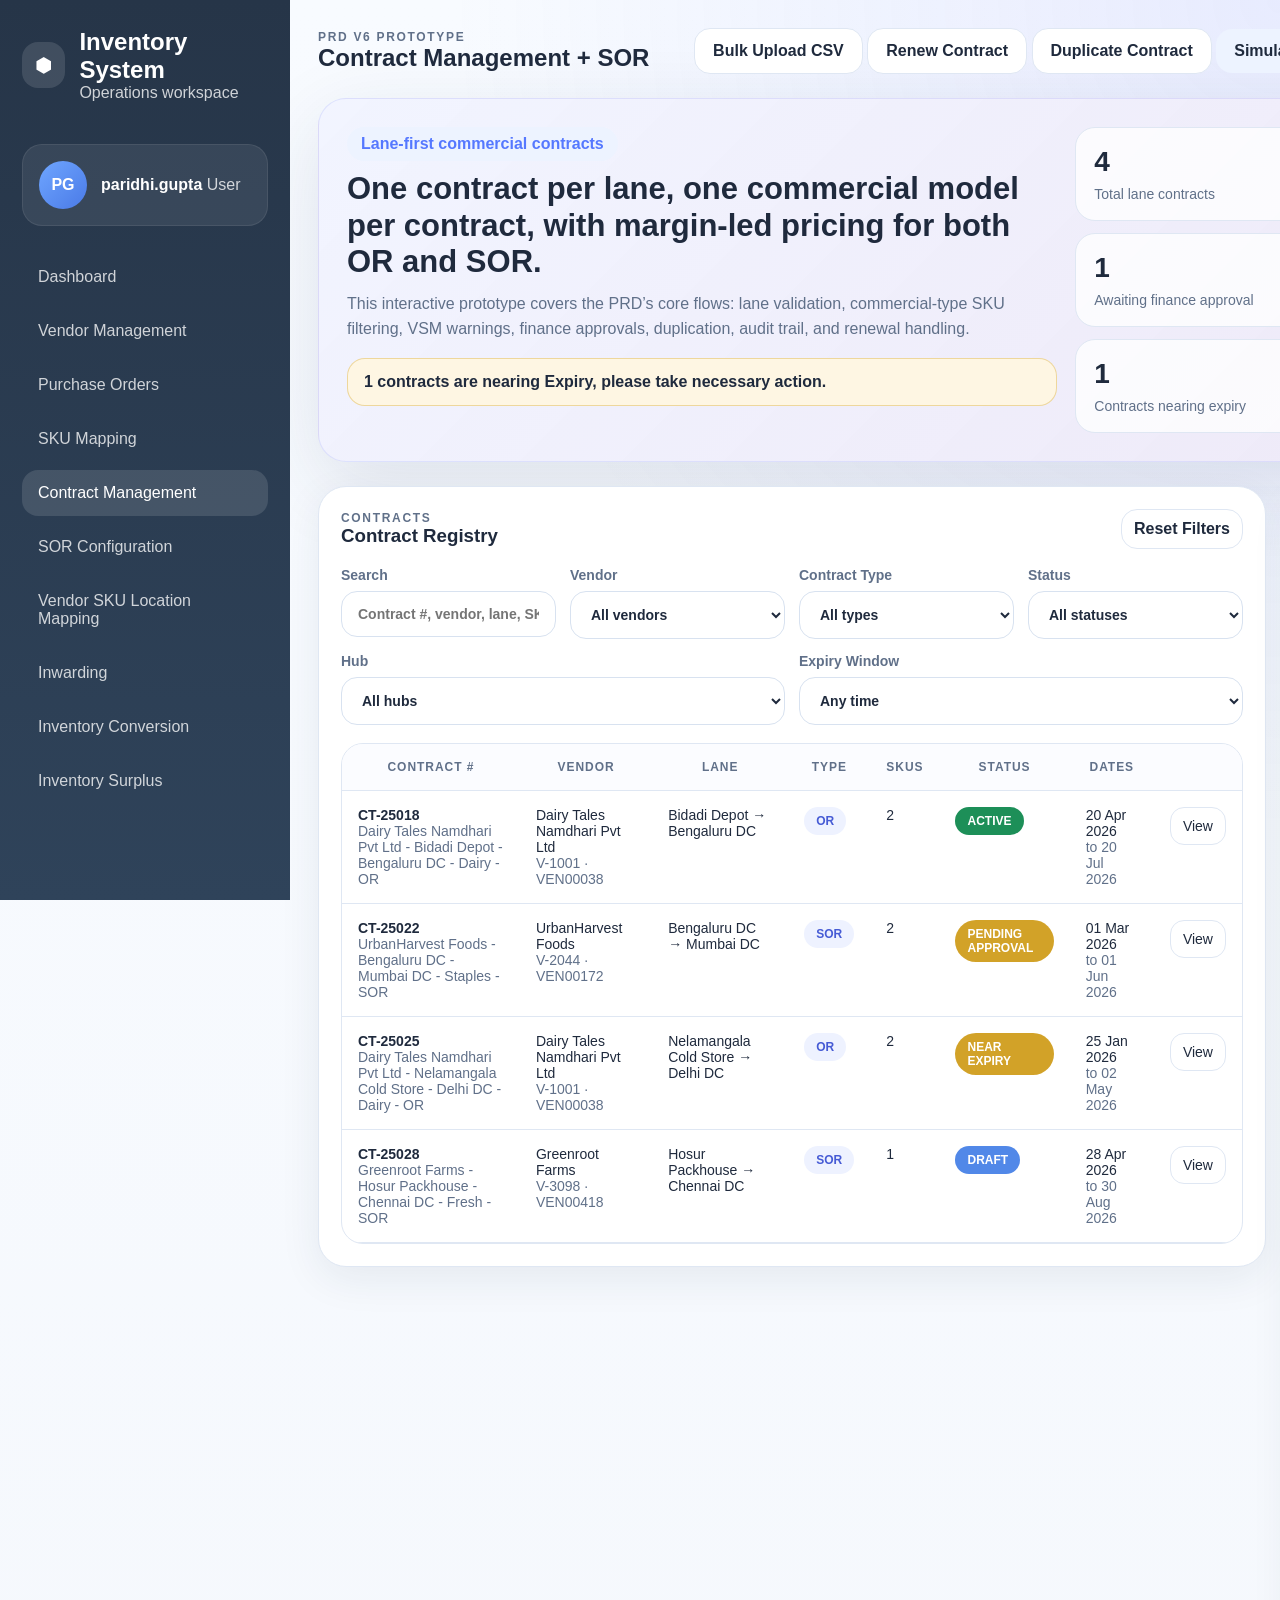
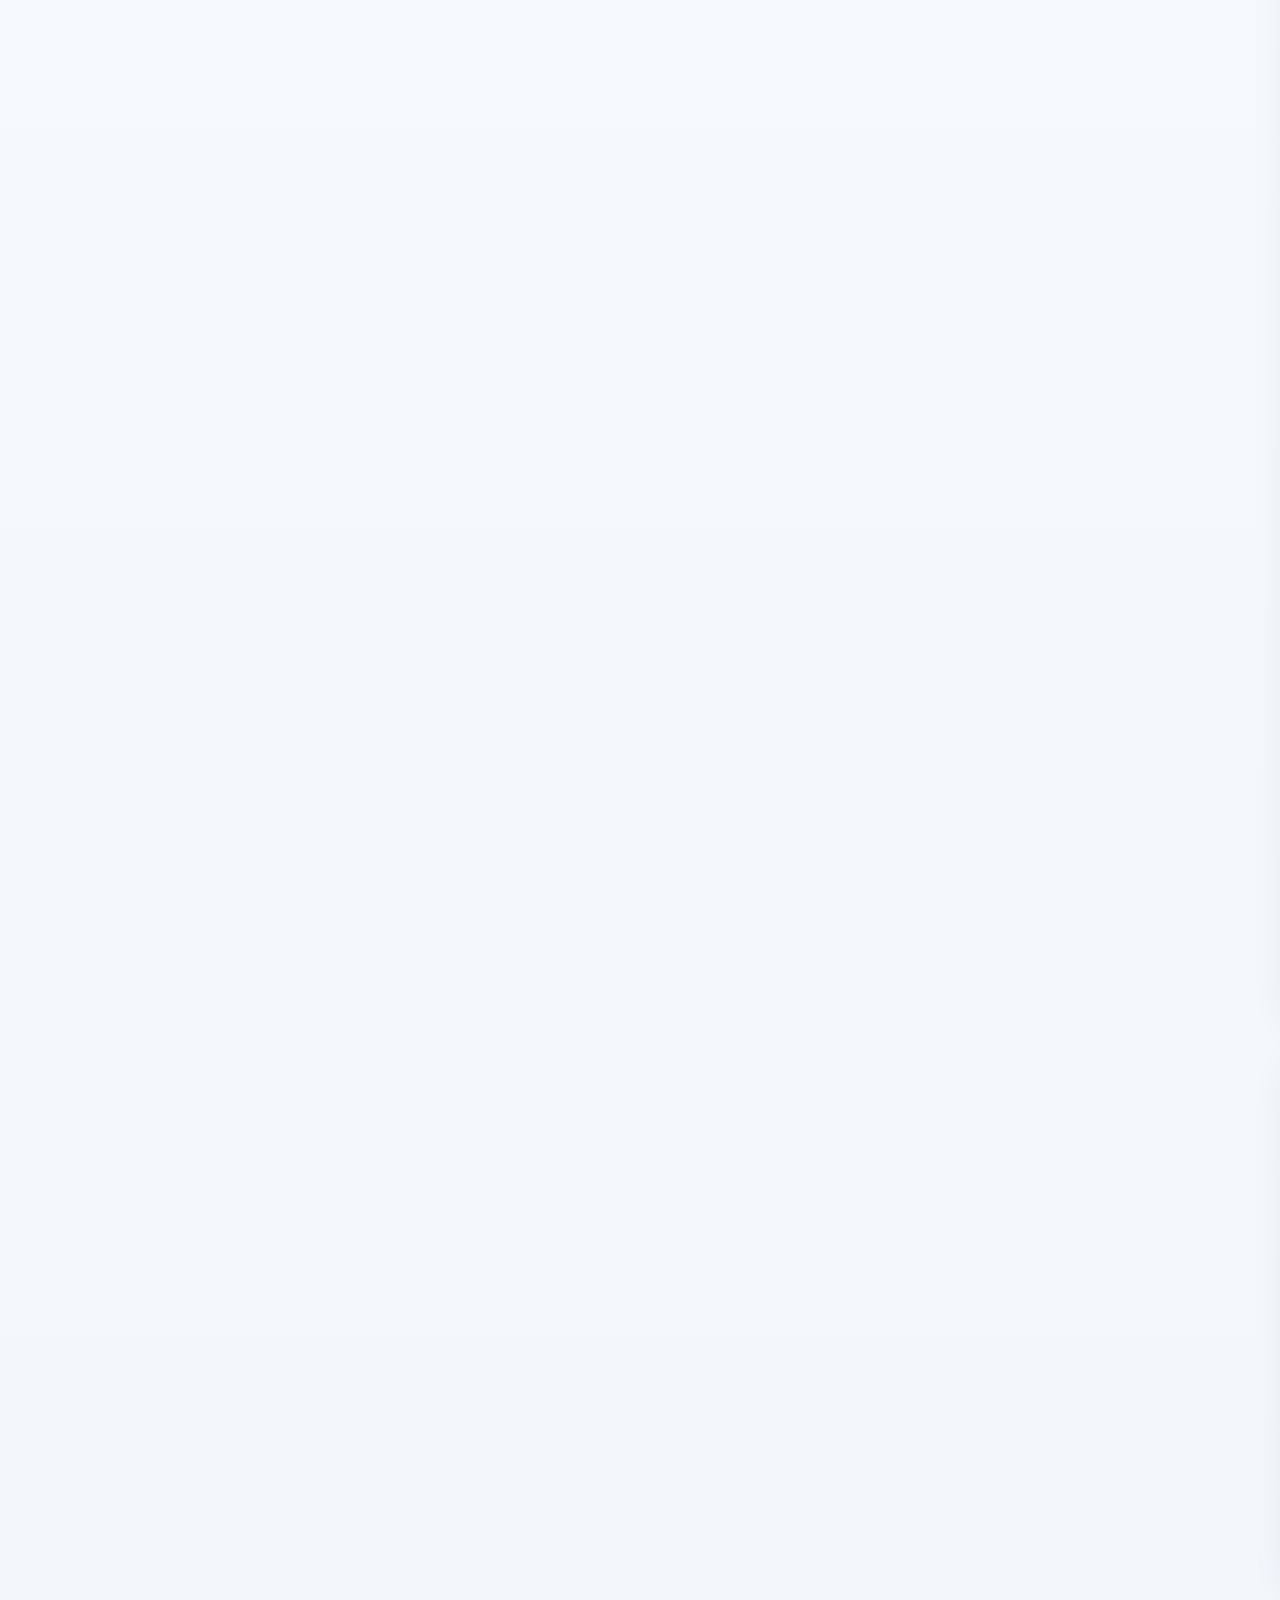
<file: index.html>
<!DOCTYPE html>
<html lang="en">
  <head>
    <meta charset="UTF-8" />
    <meta name="viewport" content="width=device-width, initial-scale=1.0" />
    <title>Contract Management + SOR Prototype</title>
    <link rel="stylesheet" href="./styles.css" />
  </head>
  <body>
    <div class="app-shell">
      <aside class="sidebar">
        <div class="brand">
          <div class="brand-mark">⬢</div>
          <div>
            <h1>Inventory System</h1>
            <p>Operations workspace</p>
          </div>
        </div>

        <div class="user-card">
          <div class="avatar">PG</div>
          <div>
            <strong>paridhi.gupta</strong>
            <span>User</span>
          </div>
        </div>

        <nav class="nav">
          <button class="nav-item">Dashboard</button>
          <button class="nav-item">Vendor Management</button>
          <button class="nav-item">Purchase Orders</button>
          <button class="nav-item">SKU Mapping</button>
          <button class="nav-item active" data-module="contracts">Contract Management</button>
          <button class="nav-item" data-module="sorConfig">SOR Configuration</button>
          <button class="nav-item">Vendor SKU Location Mapping</button>
          <button class="nav-item">Inwarding</button>
          <button class="nav-item">Inventory Conversion</button>
          <button class="nav-item">Inventory Surplus</button>
        </nav>
      </aside>

      <main class="main-content">
        <header class="topbar">
          <div>
            <p class="eyebrow" id="moduleEyebrow">PRD v6 Prototype</p>
            <h2 id="moduleTitle">Contract Management + SOR</h2>
          </div>
          <div class="topbar-actions" id="contractTopbarActions">
            <button class="ghost-btn" id="openBulkModal">Bulk Upload CSV</button>
            <button class="ghost-btn" id="openRenewModal">Renew Contract</button>
            <button class="ghost-btn" id="duplicateQuickAction">Duplicate Contract</button>
            <button class="secondary-btn" id="openAmendment">Simulate Price Revision</button>
            <button class="primary-btn" id="openCreateModal">Create Contract</button>
          </div>
          <div class="topbar-actions hidden" id="sorTopbarActions">
            <button class="ghost-btn" id="openSorBulkModal">Bulk Upload SKU Config</button>
          </div>
        </header>

        <section class="hero-panel">
          <div class="hero-copy">
            <span class="hero-badge">Lane-first commercial contracts</span>
            <h3>One contract per lane, one commercial model per contract, with margin-led pricing for both OR and SOR.</h3>
            <p>
              This interactive prototype covers the PRD’s core flows: lane validation,
              commercial-type SKU filtering, VSM warnings, finance approvals, duplication,
              audit trail, and renewal handling.
            </p>
            <div id="expiryHomepageMessage"></div>
          </div>
          <div class="hero-metrics" id="heroMetrics"></div>
        </section>

        <section class="workspace-grid" id="contractsWorkspace">
          <div class="list-panel panel">
            <div class="panel-header">
              <div>
                <p class="eyebrow">Contracts</p>
                <h3>Contract Registry</h3>
              </div>
              <button class="ghost-btn small" id="resetFilters">Reset Filters</button>
            </div>

            <div class="filter-grid">
              <label>
                Search
                <input id="searchInput" type="text" placeholder="Contract #, vendor, lane, SKU" />
              </label>
              <label>
                Vendor
                <select id="vendorFilter"></select>
              </label>
              <label>
                Contract Type
                <select id="typeFilter">
                  <option value="ALL">All types</option>
                  <option value="OR">OR</option>
                  <option value="SOR">SOR</option>
                </select>
              </label>
              <label>
                Status
                <select id="statusFilter"></select>
              </label>
              <label>
                Hub
                <select id="hubFilter"></select>
              </label>
              <label>
                Expiry Window
                <select id="expiryFilter">
                  <option value="ALL">Any time</option>
                  <option value="7">Next 7 days</option>
                  <option value="30">Next 30 days</option>
                  <option value="90">Next 90 days</option>
                </select>
              </label>
            </div>

            <div class="table-wrap">
              <table class="data-table">
                <thead>
                  <tr>
                    <th>Contract #</th>
                    <th>Vendor</th>
                    <th>Lane</th>
                    <th>Type</th>
                    <th>SKUs</th>
                    <th>Status</th>
                    <th>Dates</th>
                    <th></th>
                  </tr>
                </thead>
                <tbody id="contractTableBody"></tbody>
              </table>
            </div>
          </div>

          <div class="detail-stack">
            <div class="detail-panel panel">
              <div id="contractDetail"></div>
            </div>

            <div class="approvals-panel panel">
              <div class="panel-header">
                <div>
                  <p class="eyebrow">Finance</p>
                  <h3>Contract Approvals</h3>
                </div>
                <span class="tag-pill" id="approvalQueueCount">0 pending</span>
              </div>
              <div id="approvalQueue"></div>
            </div>
          </div>
        </section>

        <section class="hidden sor-module-shell" id="sorConfigWorkspace">
          <div class="sor-tab-strip">
            <button class="chip sor-tab-btn active" data-sor-tab="dashboard">SOR Dashboard</button>
            <button class="chip sor-tab-btn" data-sor-tab="configure">Configure SOR</button>
          </div>

          <div class="workspace-grid" id="sorDashboardView">
            <div class="list-panel panel">
              <div class="panel-header">
                <div>
                  <p class="eyebrow">SOR Configuration</p>
                  <h3>SOR SKU Audit Dashboard</h3>
                </div>
              </div>

              <div class="filter-grid">
                <label>
                  SKU ID / SKU Name
                  <input id="sorSkuSearch" type="text" placeholder="Search by SKU ID or SKU Name" />
                </label>
                <label>
                  Vendor ID / Vendor Name
                  <input id="sorVendorSearch" type="text" placeholder="Search by Vendor ID or Vendor Name" />
                </label>
                <label>
                  Commercial Type
                  <select id="sorTypeFilter">
                    <option value="SOR">SOR</option>
                  </select>
                </label>
              </div>

              <div class="table-wrap">
                <table class="data-table">
                  <thead>
                    <tr>
                      <th>SKU</th>
                      <th>Vendor</th>
                      <th>Commercial Type</th>
                      <th>Made SOR On</th>
                      <th>Made SOR By</th>
                      <th></th>
                    </tr>
                  </thead>
                  <tbody id="sorConfigTableBody"></tbody>
                </table>
              </div>
            </div>

            <div class="detail-stack">
              <div class="detail-panel panel">
                <div id="sorConfigDetail"></div>
              </div>

              <div class="approvals-panel panel">
                <div class="panel-header">
                  <div>
                    <p class="eyebrow">Bulk Rules</p>
                    <h3>SOR Config Upload Guide</h3>
                  </div>
                </div>
                <div class="review-stack">
                  <div class="review-card">
                    <strong>Accepted fields</strong>
                    <div class="helper-text">`sku_id`, `commercial_type` where `commercial_type = SOR`</div>
                  </div>
                  <div class="review-card">
                    <strong>Bulk behavior</strong>
                    <div class="helper-text">The prototype applies SOR to all matching vendor SKU mappings for the uploaded SKU ID.</div>
                  </div>
                  <div class="review-card">
                    <strong>Dashboard behavior</strong>
                    <div class="helper-text">The audit dashboard is read-only and shows only SKU mappings already configured as SOR.</div>
                  </div>
                </div>
              </div>
            </div>
          </div>

          <div class="workspace-grid hidden" id="sorConfigureView">
            <div class="list-panel panel">
              <div class="panel-header">
                <div>
                  <p class="eyebrow">Configure SOR</p>
                  <h3>Search SKU And Apply SOR</h3>
                </div>
              </div>

              <div class="form-grid two">
                <label>
                  SKU ID / SKU Name
                  <input id="configureSorSkuInput" list="sorSkuOptions" type="text" placeholder="Search SKU ID or SKU Name" />
                  <datalist id="sorSkuOptions"></datalist>
                </label>
                <label>
                  Commercial Type
                  <select id="configureSorType" disabled>
                    <option value="SOR">SOR</option>
                  </select>
                  <span class="helper-text">Fixed to SOR for this workflow.</span>
                </label>
              </div>

              <div id="configureSorFeedback"></div>

              <div class="detail-section">
                <p class="eyebrow">Impact</p>
                <h3>Vendor Mapping Preview</h3>
                <div id="configureSorPreview"></div>
              </div>

              <div class="detail-section">
                <button class="primary-btn" id="applySorConfiguration">Apply SOR Configuration</button>
              </div>
            </div>

            <div class="detail-stack">
              <div class="detail-panel panel">
                <div class="detail-hero">
                  <div class="detail-top">
                    <div>
                      <p class="eyebrow">Workflow</p>
                      <h3>How Configure SOR Works</h3>
                    </div>
                    <span class="type-pill">SOR</span>
                  </div>

                  <div class="detail-section">
                    <div class="summary-grid">
                      <div class="summary-card">
                        <span>Selection</span>
                        <strong>SKU-first</strong>
                        <div class="helper-text">Search using SKU ID or SKU Name from the dropdown.</div>
                      </div>
                      <div class="summary-card">
                        <span>Commercial Type</span>
                        <strong>SOR</strong>
                        <div class="helper-text">Manual configuration in this module only applies SOR.</div>
                      </div>
                      <div class="summary-card">
                        <span>Scope</span>
                        <strong>All matching vendor rows</strong>
                        <div class="helper-text">Any vendor mapping for the selected SKU is marked as SOR.</div>
                      </div>
                    </div>
                  </div>
                </div>
              </div>

              <div class="approvals-panel panel">
                <div class="panel-header">
                  <div>
                    <p class="eyebrow">Reference</p>
                    <h3>Prototype Notes</h3>
                  </div>
                </div>
                <div class="review-stack">
                  <div class="review-card">
                    <strong>Bulk upload remains available</strong>
                    <div class="helper-text">Use the top-right bulk upload action when multiple SKU IDs need to be configured at once.</div>
                  </div>
                  <div class="review-card">
                    <strong>Audit stays centralized</strong>
                    <div class="helper-text">Once configured, the affected SKU mappings move into the SOR Dashboard with timestamp and actor history.</div>
                  </div>
                </div>
              </div>
            </div>
          </div>
        </section>
      </main>
    </div>

    <div class="modal hidden" id="createModal">
      <div class="modal-card wizard-card">
        <div class="modal-header gradient">
          <div>
            <p class="eyebrow light">Workflow</p>
            <h3>Create Contract</h3>
          </div>
          <button class="icon-btn" data-close="createModal">✕</button>
        </div>

        <div class="wizard-steps" id="wizardSteps"></div>

        <div class="modal-body">
          <div id="wizardAlerts"></div>
          <div id="wizardContent"></div>
        </div>

        <div class="modal-footer">
          <button class="ghost-btn" id="wizardBack">Back</button>
          <div class="footer-actions">
            <button class="secondary-btn" id="saveDraftButton">Save Draft</button>
            <button class="primary-btn" id="wizardNext">Next</button>
          </div>
        </div>
      </div>
    </div>

    <div class="modal hidden" id="duplicateModal">
      <div class="modal-card">
        <div class="modal-header">
          <div>
            <p class="eyebrow">Duplication</p>
            <h3>Duplicate Contract To New Lane</h3>
          </div>
          <button class="icon-btn" data-close="duplicateModal">✕</button>
        </div>
        <div class="modal-body">
          <div id="duplicateContractInfo" class="info-strip"></div>
          <div class="form-grid two">
            <label>
              New Supply Location
              <select id="duplicateSupply"></select>
            </label>
            <div>
              <label>New Destination Hubs</label>
              <div id="duplicateHubChoices" class="checkbox-grid"></div>
            </div>
          </div>
          <div id="duplicateFeedback"></div>
        </div>
        <div class="modal-footer">
          <button class="ghost-btn" data-close="duplicateModal">Cancel</button>
          <button class="primary-btn" id="confirmDuplicate">Create Draft Copy</button>
        </div>
      </div>
    </div>

    <div class="modal hidden" id="amendmentModal">
      <div class="modal-card">
        <div class="modal-header">
          <div>
            <p class="eyebrow">Rate Revision</p>
            <h3>Simulate Base Price Change</h3>
          </div>
          <button class="icon-btn" data-close="amendmentModal">✕</button>
        </div>
        <div class="modal-body">
          <div id="amendmentInfo" class="info-strip"></div>
          <div class="form-grid two">
            <label>
              SKU
              <select id="amendmentSku"></select>
            </label>
            <label>
              New Base Price
              <input id="amendmentPrice" type="number" min="0" step="0.01" placeholder="Enter revised price" />
            </label>
          </div>
          <div id="amendmentFeedback"></div>
        </div>
        <div class="modal-footer">
          <button class="ghost-btn" data-close="amendmentModal">Cancel</button>
          <button class="primary-btn" id="submitAmendment">Apply Revision</button>
        </div>
      </div>
    </div>

    <div class="modal hidden" id="bulkModal">
      <div class="modal-card">
        <div class="modal-header">
          <div>
            <p class="eyebrow">Bulk Onboarding</p>
            <h3>Upload Contract CSV</h3>
          </div>
          <button class="icon-btn" data-close="bulkModal">✕</button>
        </div>
        <div class="modal-body">
          <div class="info-strip">
            <div>
              <strong>Expected grouping logic</strong>
              <div class="helper-text">
                Rows are grouped by lane and commercial type. Destination hubs can be passed as multiple values separated by <code>|</code>.
              </div>
            </div>
          </div>
          <div class="template-toolbar">
            <button class="secondary-btn" id="useBulkTemplate">Use CSV Template</button>
            <button class="ghost-btn" id="downloadBulkTemplate">Download Template</button>
          </div>
          <div class="template-preview">
            <strong>Template columns</strong>
            <div class="helper-text">
              `vendor_id`, `supply_location`, `destinations`, `sku_id`, `commercial_type`, `price_or_margin`,
              `payment_type`, `credit_days`, `advance_amount`, `first_payment_days`, `settlement_cycle_days`,
              `super_category`
            </div>
            <div class="helper-text">For contract bulk upload, `price_or_margin` now represents base price for both `OR` and `SOR` rows.</div>
          </div>
          <label>
            CSV Input
            <textarea id="bulkCsvInput" rows="12"></textarea>
          </label>
          <div id="bulkFeedback"></div>
        </div>
        <div class="modal-footer">
          <button class="ghost-btn" data-close="bulkModal">Cancel</button>
          <button class="primary-btn" id="processBulkUpload">Create Draft Contracts</button>
        </div>
      </div>
    </div>

    <div class="modal hidden" id="renewModal">
      <div class="modal-card">
        <div class="modal-header">
          <div>
            <p class="eyebrow">Renewal</p>
            <h3>Renew Selected Contract</h3>
          </div>
          <button class="icon-btn" data-close="renewModal">✕</button>
        </div>
        <div class="modal-body">
          <div id="renewInfo" class="info-strip"></div>
          <div class="form-grid two">
            <label>
              New Start Date
              <input id="renewStartDate" type="date" />
            </label>
            <label>
              New End Date
              <input id="renewEndDate" type="date" />
            </label>
          </div>
          <div id="renewFeedback"></div>
        </div>
        <div class="modal-footer">
          <button class="ghost-btn" data-close="renewModal">Cancel</button>
          <button class="primary-btn" id="confirmRenewal">Create Renewal Draft</button>
        </div>
      </div>
    </div>

    <div class="modal hidden" id="rejectApprovalModal">
      <div class="modal-card">
        <div class="modal-header">
          <div>
            <p class="eyebrow">Finance Decision</p>
            <h3>Reject Contract</h3>
          </div>
          <button class="icon-btn" data-close="rejectApprovalModal">✕</button>
        </div>
        <div class="modal-body">
          <div id="rejectApprovalInfo" class="info-strip"></div>
          <label>
            Rejection Reason
            <textarea id="rejectReasonInput" rows="6" placeholder="Explain why finance is rejecting this contract"></textarea>
          </label>
          <div id="rejectApprovalFeedback"></div>
        </div>
        <div class="modal-footer">
          <button class="ghost-btn" data-close="rejectApprovalModal">Cancel</button>
          <button class="primary-btn" id="submitRejectApproval">Reject Contract</button>
        </div>
      </div>
    </div>

    <div class="modal hidden" id="sorBulkModal">
      <div class="modal-card">
        <div class="modal-header">
          <div>
            <p class="eyebrow">SOR Configuration</p>
            <h3>Bulk Upload SKU Commercial Type</h3>
          </div>
          <button class="icon-btn" data-close="sorBulkModal">✕</button>
        </div>
        <div class="modal-body">
          <div class="template-toolbar">
            <button class="secondary-btn" id="useSorBulkTemplate">Use CSV Template</button>
            <button class="ghost-btn" id="downloadSorBulkTemplate">Download Template</button>
          </div>
          <div class="template-preview">
            <strong>Template columns</strong>
            <div class="helper-text">`sku_id`, `commercial_type`</div>
          </div>
          <label>
            CSV Input
            <textarea id="sorBulkCsvInput" rows="10"></textarea>
          </label>
          <div id="sorBulkFeedback"></div>
        </div>
        <div class="modal-footer">
          <button class="ghost-btn" data-close="sorBulkModal">Cancel</button>
          <button class="primary-btn" id="processSorBulkUpload">Apply SKU Config Changes</button>
        </div>
      </div>
    </div>

    <script src="./script.js"></script>
  </body>
</html>
</file>
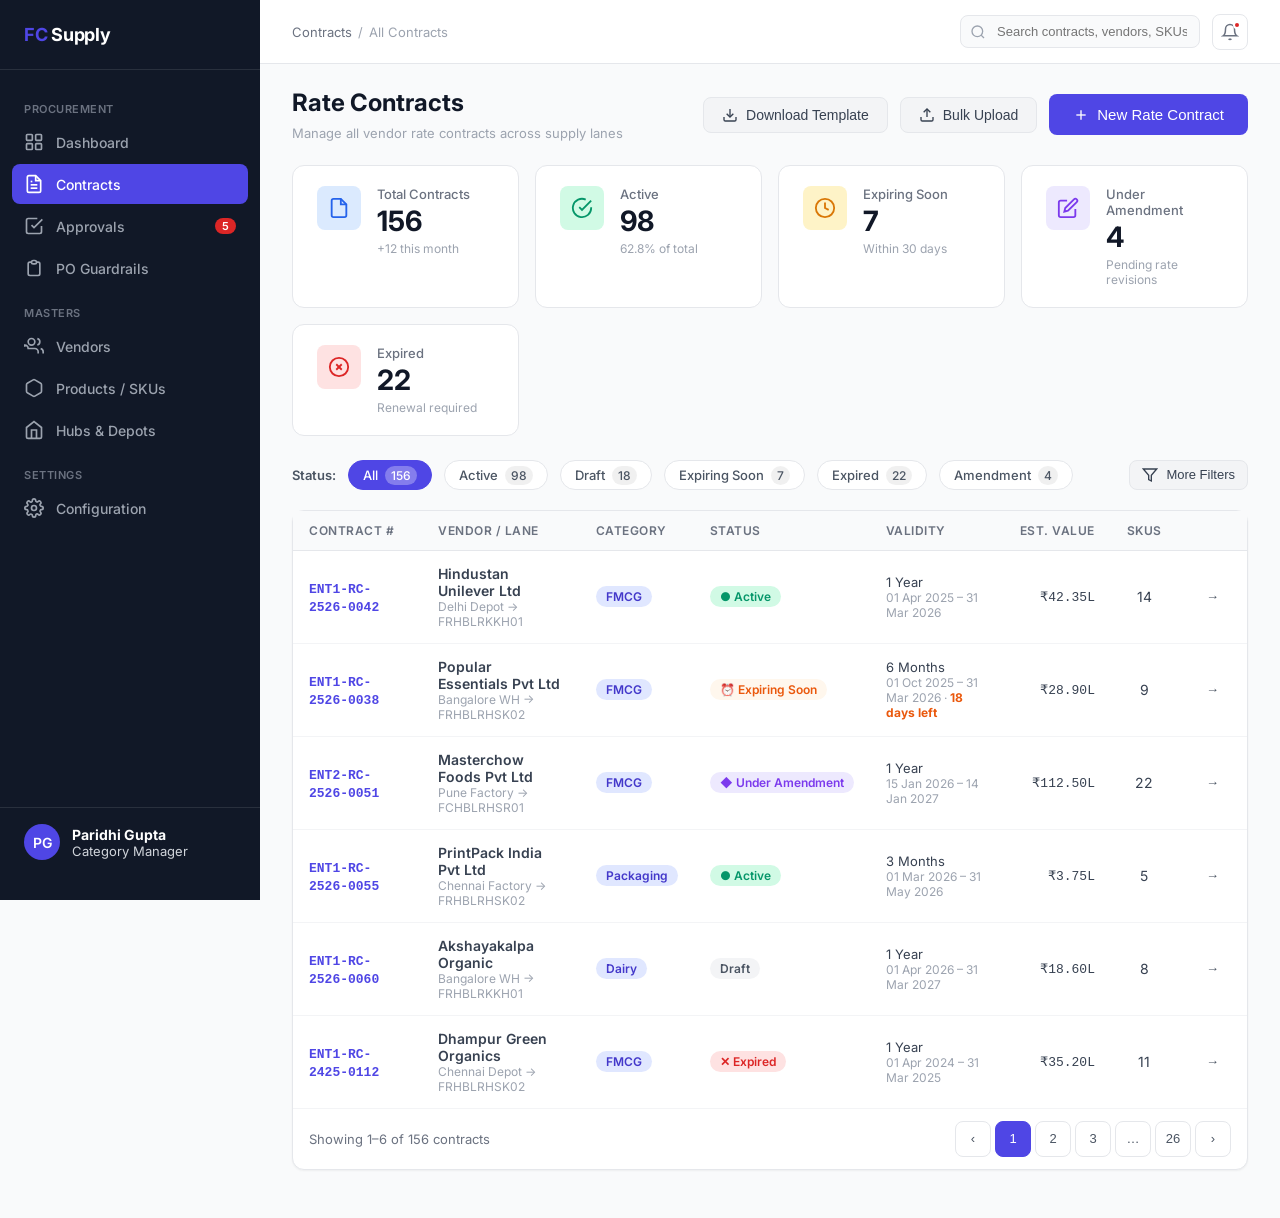
<file: contract_management_prototype.html>
<!DOCTYPE html>
<html lang="en">
<head>
<meta charset="UTF-8">
<meta name="viewport" content="width=device-width, initial-scale=1.0">
<title>Contract Management — Rate Contract Module</title>
<link href="https://fonts.googleapis.com/css2?family=Inter:wght@300;400;500;600;700&display=swap" rel="stylesheet">
<style>
:root {
  --primary: #4F46E5;
  --primary-light: #EEF2FF;
  --primary-dark: #3730A3;
  --success: #059669;
  --success-light: #D1FAE5;
  --warning: #D97706;
  --warning-light: #FEF3C7;
  --danger: #DC2626;
  --danger-light: #FEE2E2;
  --info: #2563EB;
  --info-light: #DBEAFE;
  --purple: #7C3AED;
  --purple-light: #EDE9FE;
  --gray-50: #F9FAFB;
  --gray-100: #F3F4F6;
  --gray-200: #E5E7EB;
  --gray-300: #D1D5DB;
  --gray-400: #9CA3AF;
  --gray-500: #6B7280;
  --gray-600: #4B5563;
  --gray-700: #374151;
  --gray-800: #1F2937;
  --gray-900: #111827;
  --radius: 8px;
  --radius-lg: 12px;
  --shadow-sm: 0 1px 2px rgba(0,0,0,.05);
  --shadow: 0 1px 3px rgba(0,0,0,.1), 0 1px 2px rgba(0,0,0,.06);
  --shadow-md: 0 4px 6px rgba(0,0,0,.07), 0 2px 4px rgba(0,0,0,.06);
  --shadow-lg: 0 10px 15px rgba(0,0,0,.1), 0 4px 6px rgba(0,0,0,.05);
}

* { margin:0; padding:0; box-sizing:border-box; }

body {
  font-family: 'Inter', -apple-system, sans-serif;
  background: var(--gray-50);
  color: var(--gray-800);
  min-height: 100vh;
}

/* --- SIDEBAR --- */
.sidebar {
  position: fixed; left:0; top:0; bottom:0;
  width: 260px; background: var(--gray-900);
  padding: 24px 0; z-index: 100;
  display: flex; flex-direction: column;
  transition: width .2s;
}
.sidebar-brand {
  padding: 0 24px 24px;
  border-bottom: 1px solid rgba(255,255,255,.1);
  margin-bottom: 8px;
}
.sidebar-brand h2 {
  color: #fff; font-size: 18px; font-weight: 700;
  letter-spacing: -.3px;
}
.sidebar-brand span { color: var(--primary); }
.sidebar-nav { flex:1; padding: 8px 12px; overflow-y: auto; }
.sidebar-nav a {
  display: flex; align-items: center; gap: 12px;
  padding: 10px 12px; border-radius: var(--radius);
  color: var(--gray-400); text-decoration: none;
  font-size: 14px; font-weight: 500;
  transition: all .15s;
  margin-bottom: 2px;
}
.sidebar-nav a:hover { color: #fff; background: rgba(255,255,255,.06); }
.sidebar-nav a.active { color: #fff; background: var(--primary); }
.sidebar-nav a svg { width:20px; height:20px; flex-shrink:0; }
.sidebar-section {
  padding: 16px 12px 6px;
  font-size: 11px; font-weight: 600;
  color: var(--gray-500); text-transform: uppercase;
  letter-spacing: .5px;
}
.sidebar-user {
  padding: 16px 24px;
  border-top: 1px solid rgba(255,255,255,.1);
  display: flex; align-items: center; gap: 12px;
}
.sidebar-user .avatar {
  width:36px; height:36px; border-radius:50%;
  background: var(--primary); color:#fff;
  display:flex; align-items:center; justify-content:center;
  font-weight:600; font-size:14px;
}
.sidebar-user .user-info { color: var(--gray-300); font-size:13px; }
.sidebar-user .user-info strong { display:block; color:#fff; font-size:14px; }

/* --- MAIN --- */
.main { margin-left: 260px; min-height: 100vh; }

/* --- TOP BAR --- */
.topbar {
  background: #fff; border-bottom: 1px solid var(--gray-200);
  padding: 0 32px; height: 64px;
  display: flex; align-items: center; justify-content: space-between;
  position: sticky; top:0; z-index:50;
}
.topbar-left { display:flex; align-items:center; gap:16px; }
.topbar-left h1 { font-size:20px; font-weight:700; color:var(--gray-900); }
.breadcrumb { display:flex; align-items:center; gap:6px; font-size:13px; color:var(--gray-400); }
.breadcrumb a { color:var(--gray-500); text-decoration:none; }
.breadcrumb a:hover { color:var(--primary); }
.topbar-right { display:flex; align-items:center; gap:12px; }
.topbar-search {
  position:relative;
}
.topbar-search input {
  padding: 8px 12px 8px 36px;
  border: 1px solid var(--gray-200);
  border-radius: var(--radius);
  font-size: 13px; width: 240px;
  background: var(--gray-50);
  transition: all .15s;
}
.topbar-search input:focus { outline:none; border-color:var(--primary); background:#fff; width:300px; }
.topbar-search svg {
  position:absolute; left:10px; top:50%; transform:translateY(-50%);
  width:16px; height:16px; color:var(--gray-400);
}
.icon-btn {
  width:36px; height:36px; border-radius:var(--radius);
  border:1px solid var(--gray-200); background:#fff;
  display:flex; align-items:center; justify-content:center;
  cursor:pointer; color:var(--gray-500);
  transition: all .15s; position:relative;
}
.icon-btn:hover { background:var(--gray-50); color:var(--gray-700); }
.icon-btn .badge-dot {
  position:absolute; top:6px; right:6px;
  width:8px; height:8px; border-radius:50%;
  background:var(--danger); border:2px solid #fff;
}

/* --- CONTENT --- */
.content { padding: 24px 32px 48px; }

/* --- CARDS --- */
.card {
  background: #fff; border-radius: var(--radius-lg);
  border: 1px solid var(--gray-200);
  box-shadow: var(--shadow-sm);
}
.card-header {
  padding: 20px 24px;
  border-bottom: 1px solid var(--gray-100);
  display: flex; align-items: center; justify-content: space-between;
}
.card-header h3 { font-size:16px; font-weight:600; }
.card-body { padding: 24px; }

/* --- BUTTONS --- */
.btn {
  display: inline-flex; align-items: center; gap: 8px;
  padding: 9px 18px; border-radius: var(--radius);
  font-size: 14px; font-weight: 500;
  border: none; cursor: pointer;
  transition: all .15s;
  text-decoration: none;
}
.btn-primary { background:var(--primary); color:#fff; }
.btn-primary:hover { background:var(--primary-dark); }
.btn-secondary { background:var(--gray-100); color:var(--gray-700); border:1px solid var(--gray-200); }
.btn-secondary:hover { background:var(--gray-200); }
.btn-success { background:var(--success); color:#fff; }
.btn-success:hover { background:#047857; }
.btn-danger { background:var(--danger); color:#fff; }
.btn-danger:hover { background:#B91C1C; }
.btn-warning { background:var(--warning); color:#fff; }
.btn-warning:hover { background:#B45309; }
.btn-ghost { background:transparent; color:var(--gray-600); }
.btn-ghost:hover { background:var(--gray-100); }
.btn-sm { padding:6px 12px; font-size:13px; }
.btn-lg { padding:12px 24px; font-size:15px; }
.btn svg { width:16px; height:16px; }

/* --- BADGES --- */
.badge {
  display:inline-flex; align-items:center; gap:4px;
  padding: 3px 10px; border-radius: 20px;
  font-size: 12px; font-weight: 600;
  white-space: nowrap;
}
.badge-draft { background:var(--gray-100); color:var(--gray-600); }
.badge-pending { background:var(--warning-light); color:var(--warning); }
.badge-approved { background:var(--info-light); color:var(--info); }
.badge-active { background:var(--success-light); color:var(--success); }
.badge-expiring { background:#FFF7ED; color:#EA580C; animation: pulse-badge 2s infinite; }
.badge-expired { background:var(--danger-light); color:var(--danger); }
.badge-terminated { background:var(--gray-200); color:var(--gray-600); }
.badge-amendment { background:var(--purple-light); color:var(--purple); }

@keyframes pulse-badge {
  0%,100% { opacity:1; }
  50% { opacity:.7; }
}

/* --- STAT CARDS --- */
.stats-grid {
  display: grid; grid-template-columns: repeat(auto-fit, minmax(200px, 1fr));
  gap: 16px; margin-bottom: 24px;
}
.stat-card {
  background: #fff; border-radius: var(--radius-lg);
  border: 1px solid var(--gray-200);
  padding: 20px 24px;
  display: flex; align-items: flex-start; gap: 16px;
}
.stat-icon {
  width:44px; height:44px; border-radius:var(--radius);
  display:flex; align-items:center; justify-content:center;
  flex-shrink:0;
}
.stat-icon svg { width:22px; height:22px; }
.stat-icon.blue { background:var(--info-light); color:var(--info); }
.stat-icon.green { background:var(--success-light); color:var(--success); }
.stat-icon.orange { background:var(--warning-light); color:var(--warning); }
.stat-icon.red { background:var(--danger-light); color:var(--danger); }
.stat-icon.purple { background:var(--purple-light); color:var(--purple); }
.stat-content h4 { font-size:13px; font-weight:500; color:var(--gray-500); margin-bottom:4px; }
.stat-content .stat-value { font-size:28px; font-weight:700; color:var(--gray-900); line-height:1.1; }
.stat-content .stat-sub { font-size:12px; color:var(--gray-400); margin-top:4px; }

/* --- TABLE --- */
.table-wrap { overflow-x:auto; }
table { width:100%; border-collapse:collapse; }
th {
  text-align:left; padding:12px 16px;
  font-size:12px; font-weight:600; color:var(--gray-500);
  text-transform:uppercase; letter-spacing:.5px;
  background:var(--gray-50); border-bottom:1px solid var(--gray-200);
  white-space:nowrap;
}
td {
  padding:14px 16px; border-bottom:1px solid var(--gray-100);
  font-size:14px; color:var(--gray-700);
}
tr:hover td { background:var(--gray-50); }
tr.clickable { cursor:pointer; }
.text-right { text-align:right; }
.text-center { text-align:center; }
.text-muted { color:var(--gray-400); }
.text-sm { font-size:13px; }
.text-xs { font-size:12px; }
.font-mono { font-family:'SF Mono','Fira Code',monospace; font-size:13px; }

/* --- FORMS --- */
.form-grid {
  display:grid; grid-template-columns:repeat(auto-fill, minmax(280px,1fr));
  gap:20px;
}
.form-group { display:flex; flex-direction:column; gap:6px; }
.form-group label {
  font-size:13px; font-weight:600; color:var(--gray-600);
}
.form-group label .required { color:var(--danger); }
.form-control {
  padding:9px 12px; border:1px solid var(--gray-300);
  border-radius:var(--radius); font-size:14px;
  transition:all .15s; font-family:inherit;
  background:#fff;
}
.form-control:focus { outline:none; border-color:var(--primary); box-shadow:0 0 0 3px rgba(79,70,229,.1); }
.form-control:disabled, .form-control[readonly] {
  background:var(--gray-50); color:var(--gray-500); cursor:not-allowed;
}
.form-hint { font-size:12px; color:var(--gray-400); }
select.form-control { appearance:auto; }
textarea.form-control { min-height:80px; resize:vertical; }
.form-row { display:flex; gap:16px; }
.form-row .form-group { flex:1; }
.toggle-wrap {
  display:flex; align-items:center; gap:10px;
  padding:8px 0;
}
.toggle {
  width:44px; height:24px; border-radius:12px;
  background:var(--gray-300); cursor:pointer;
  position:relative; transition:background .2s;
}
.toggle.active { background:var(--primary); }
.toggle::after {
  content:''; position:absolute;
  width:18px; height:18px; border-radius:50%;
  background:#fff; top:3px; left:3px;
  transition:transform .2s; box-shadow:var(--shadow-sm);
}
.toggle.active::after { transform:translateX(20px); }

/* --- ALERT / BANNER --- */
.alert {
  padding:14px 20px; border-radius:var(--radius);
  display:flex; align-items:flex-start; gap:12px;
  margin-bottom:20px; font-size:14px;
}
.alert svg { width:20px; height:20px; flex-shrink:0; margin-top:1px; }
.alert-info { background:var(--info-light); color:#1D4ED8; border:1px solid #93C5FD; }
.alert-warning { background:var(--warning-light); color:#92400E; border:1px solid #FCD34D; }
.alert-danger { background:var(--danger-light); color:#991B1B; border:1px solid #FCA5A5; }
.alert-success { background:var(--success-light); color:#065F46; border:1px solid #6EE7B7; }

/* --- TABS --- */
.tabs {
  display:flex; gap:0; border-bottom:2px solid var(--gray-200);
  margin-bottom:24px;
}
.tab {
  padding:12px 20px; font-size:14px; font-weight:500;
  color:var(--gray-500); cursor:pointer;
  border-bottom:2px solid transparent;
  margin-bottom:-2px; transition:all .15s;
  background:none; border-top:none; border-left:none; border-right:none;
}
.tab:hover { color:var(--gray-700); }
.tab.active { color:var(--primary); border-bottom-color:var(--primary); }

/* --- FILTER BAR --- */
.filter-bar {
  display:flex; align-items:center; gap:12px;
  margin-bottom:20px; flex-wrap:wrap;
}
.filter-bar .filter-chip {
  padding:6px 14px; border-radius:20px;
  font-size:13px; font-weight:500;
  border:1px solid var(--gray-200);
  background:#fff; color:var(--gray-600);
  cursor:pointer; transition:all .15s;
}
.filter-bar .filter-chip:hover { border-color:var(--primary); color:var(--primary); }
.filter-bar .filter-chip.active { background:var(--primary); color:#fff; border-color:var(--primary); }
.filter-bar .filter-count {
  font-size:12px; padding:2px 6px;
  background:rgba(255,255,255,.3); border-radius:10px;
  margin-left:4px;
}

/* --- LIFECYCLE --- */
.lifecycle {
  display:flex; align-items:center; gap:0;
  margin:20px 0; padding:0 20px;
}
.lifecycle-step {
  display:flex; flex-direction:column; align-items:center;
  position:relative; flex:1;
}
.lifecycle-step .lc-dot {
  width:36px; height:36px; border-radius:50%;
  display:flex; align-items:center; justify-content:center;
  font-size:14px; font-weight:700;
  border:3px solid var(--gray-300); background:#fff;
  color:var(--gray-400); z-index:2; transition:all .3s;
}
.lifecycle-step.done .lc-dot { border-color:var(--success); background:var(--success); color:#fff; }
.lifecycle-step.current .lc-dot { border-color:var(--primary); background:var(--primary-light); color:var(--primary); animation:pulse-lc 2s infinite; }
.lifecycle-step.warn .lc-dot { border-color:var(--warning); background:var(--warning-light); color:var(--warning); }
.lifecycle-step .lc-label { margin-top:8px; font-size:11px; font-weight:600; color:var(--gray-500); text-transform:uppercase; letter-spacing:.3px; }
.lifecycle-step.done .lc-label { color:var(--success); }
.lifecycle-step.current .lc-label { color:var(--primary); }
.lifecycle-step::after {
  content:''; position:absolute; top:18px;
  left:50%; width:100%; height:3px;
  background:var(--gray-200); z-index:1;
}
.lifecycle-step:last-child::after { display:none; }
.lifecycle-step.done::after { background:var(--success); }

@keyframes pulse-lc {
  0%,100% { box-shadow:0 0 0 0 rgba(79,70,229,.3); }
  50% { box-shadow:0 0 0 8px rgba(79,70,229,0); }
}

/* --- APPROVAL TIER BANNER --- */
.tier-banner {
  padding:16px 20px; border-radius:var(--radius);
  display:flex; align-items:center; gap:16px;
  margin:16px 0;
}
.tier-banner.t1 { background:#F0FDF4; border:1px solid #86EFAC; }
.tier-banner.t2 { background:#FFF7ED; border:1px solid #FDBA74; }
.tier-banner.t3 { background:#FEF2F2; border:1px solid #FCA5A5; }
.tier-banner .tier-label {
  font-weight:700; font-size:14px; padding:4px 12px;
  border-radius:var(--radius); color:#fff;
}
.tier-banner.t1 .tier-label { background:var(--success); }
.tier-banner.t2 .tier-label { background:var(--warning); }
.tier-banner.t3 .tier-label { background:var(--danger); }
.tier-banner .tier-text { font-size:14px; line-height:1.4; }

/* --- SKU LINE TABLE --- */
.sku-table { width:100%; }
.sku-table th { font-size:11px; padding:10px 12px; }
.sku-table td { padding:10px 12px; font-size:13px; }
.sku-table .form-control { padding:6px 8px; font-size:13px; }
.sku-inline { display:flex; align-items:center; gap:8px; }
.sku-inline img { width:32px; height:32px; border-radius:6px; background:var(--gray-100); }
.sku-inline .sku-name { font-weight:500; }
.sku-inline .sku-ean { font-size:11px; color:var(--gray-400); font-family:monospace; }

/* --- DETAIL GRID --- */
.detail-grid {
  display:grid; grid-template-columns:repeat(auto-fill, minmax(240px,1fr));
  gap:16px;
}
.detail-item { padding:12px 0; }
.detail-item .detail-label { font-size:12px; font-weight:600; color:var(--gray-400); text-transform:uppercase; letter-spacing:.3px; margin-bottom:4px; }
.detail-item .detail-value { font-size:15px; font-weight:500; color:var(--gray-800); }

/* --- MODAL --- */
.modal-overlay {
  position:fixed; inset:0; background:rgba(0,0,0,.5);
  display:none; align-items:center; justify-content:center;
  z-index:200; backdrop-filter:blur(2px);
}
.modal-overlay.show { display:flex; }
.modal {
  background:#fff; border-radius:var(--radius-lg);
  width:90%; max-width:640px; max-height:85vh;
  overflow:hidden; box-shadow:var(--shadow-lg);
  display:flex; flex-direction:column;
}
.modal-header {
  padding:20px 24px; border-bottom:1px solid var(--gray-200);
  display:flex; align-items:center; justify-content:space-between;
}
.modal-header h3 { font-size:18px; font-weight:700; }
.modal-body { padding:24px; overflow-y:auto; flex:1; }
.modal-footer {
  padding:16px 24px; border-top:1px solid var(--gray-200);
  display:flex; justify-content:flex-end; gap:10px;
}

.bulk-upload-zone {
  border:2px dashed var(--gray-300);
  border-radius:var(--radius-lg);
  padding:32px 24px;
  text-align:center;
  cursor:pointer;
  transition:all .2s;
  background:var(--gray-50);
}
.bulk-upload-zone:hover,
.bulk-upload-zone.dragover {
  border-color:var(--primary);
  background:var(--primary-light);
}

/* --- EMPTY STATE --- */
.empty-state {
  text-align:center; padding:60px 20px;
}
.empty-state svg { width:64px; height:64px; color:var(--gray-300); margin-bottom:16px; }
.empty-state h3 { font-size:18px; color:var(--gray-600); margin-bottom:8px; }
.empty-state p { font-size:14px; color:var(--gray-400); margin-bottom:24px; }

/* --- PAGINATION --- */
.pagination {
  display:flex; align-items:center; justify-content:space-between;
  padding:16px 0;
}
.pagination .page-info { font-size:13px; color:var(--gray-500); }
.pagination .page-btns { display:flex; gap:4px; }
.pagination .page-btn {
  width:36px; height:36px; border-radius:var(--radius);
  border:1px solid var(--gray-200); background:#fff;
  display:flex; align-items:center; justify-content:center;
  cursor:pointer; font-size:13px; font-weight:500;
  color:var(--gray-600); transition:all .15s;
}
.pagination .page-btn:hover { background:var(--gray-50); }
.pagination .page-btn.active { background:var(--primary); color:#fff; border-color:var(--primary); }

/* --- TIMELINE / AUDIT --- */
.timeline { position:relative; padding-left:28px; }
.timeline::before {
  content:''; position:absolute; left:8px; top:4px; bottom:4px;
  width:2px; background:var(--gray-200);
}
.timeline-item { position:relative; padding-bottom:20px; }
.timeline-item::before {
  content:''; position:absolute; left:-24px; top:4px;
  width:12px; height:12px; border-radius:50%;
  background:var(--primary); border:2px solid #fff;
  box-shadow:0 0 0 2px var(--primary-light);
}
.timeline-item.auto::before { background:var(--success); box-shadow:0 0 0 2px var(--success-light); }
.timeline-item.pending::before { background:var(--warning); box-shadow:0 0 0 2px var(--warning-light); }
.timeline-item .tl-time { font-size:12px; color:var(--gray-400); margin-bottom:2px; }
.timeline-item .tl-body { font-size:14px; color:var(--gray-700); }
.timeline-item .tl-body strong { color:var(--gray-900); }

/* --- MISC --- */
.flex { display:flex; }
.flex-between { display:flex; align-items:center; justify-content:space-between; }
.gap-8 { gap:8px; }
.gap-12 { gap:12px; }
.gap-16 { gap:16px; }
.mb-4 { margin-bottom:4px; }
.mb-8 { margin-bottom:8px; }
.mb-16 { margin-bottom:16px; }
.mb-24 { margin-bottom:24px; }
.mt-8 { margin-top:8px; }
.mt-16 { margin-top:16px; }
.mt-24 { margin-top:24px; }
.w-full { width:100%; }

/* --- SCREEN MANAGEMENT --- */
.screen { display:none; }
.screen.active { display:block; }

/* --- EXPIRY BANNER --- */
.expiry-banner {
  background:linear-gradient(135deg, #FFF7ED, #FEF3C7);
  border:1px solid #FDBA74;
  border-radius:var(--radius);
  padding:14px 20px;
  display:flex; align-items:center; gap:12px;
  margin-bottom:20px;
  font-size:14px; color:#92400E;
}
.expiry-banner svg { width:20px; height:20px; flex-shrink:0; color:#EA580C; }
.expiry-banner strong { color:#9A3412; }

/* --- SECTION DIVIDER --- */
.section-title {
  font-size:15px; font-weight:700; color:var(--gray-800);
  padding-bottom:12px; margin-bottom:20px;
  border-bottom:2px solid var(--gray-200);
  display:flex; align-items:center; gap:8px;
}
.section-title svg { width:18px; height:18px; color:var(--primary); }

/* --- COMPUTED FIELD HIGHLIGHT --- */
.computed-field {
  background:var(--gray-50); border:1px dashed var(--gray-300);
  border-radius:var(--radius); padding:8px 12px;
  font-size:14px; font-weight:600; color:var(--gray-700);
}
.computed-field .label { font-size:11px; font-weight:500; color:var(--gray-400); text-transform:uppercase; }

/* --- RATE REVISION CARD --- */
.revision-card {
  border:1px solid var(--gray-200);
  border-radius:var(--radius);
  padding:16px;
  margin-bottom:12px;
  display:flex; align-items:center; justify-content:space-between;
}
.revision-card .rev-sku { font-weight:600; font-size:14px; }
.revision-card .rev-delta { font-size:13px; }
.revision-card .rev-delta.up { color:var(--danger); }
.revision-card .rev-delta.down { color:var(--success); }

/* scrollbar */
::-webkit-scrollbar { width:6px; height:6px; }
::-webkit-scrollbar-track { background:transparent; }
::-webkit-scrollbar-thumb { background:var(--gray-300); border-radius:3px; }
::-webkit-scrollbar-thumb:hover { background:var(--gray-400); }
</style>
</head>
<body>

<!-- ==================== SIDEBAR ==================== -->
<aside class="sidebar">
  <div class="sidebar-brand">
    <h2><span>FC</span> Supply</h2>
  </div>
  <nav class="sidebar-nav">
    <div class="sidebar-section">Procurement</div>
    <a href="#" onclick="showScreen('dashboard')">
      <svg viewBox="0 0 24 24" fill="none" stroke="currentColor" stroke-width="2"><rect x="3" y="3" width="7" height="7" rx="1"/><rect x="14" y="3" width="7" height="7" rx="1"/><rect x="3" y="14" width="7" height="7" rx="1"/><rect x="14" y="14" width="7" height="7" rx="1"/></svg>
      Dashboard
    </a>
    <a href="#" class="active" onclick="showScreen('list')">
      <svg viewBox="0 0 24 24" fill="none" stroke="currentColor" stroke-width="2"><path d="M14 2H6a2 2 0 00-2 2v16a2 2 0 002 2h12a2 2 0 002-2V8z"/><polyline points="14,2 14,8 20,8"/><line x1="16" y1="13" x2="8" y2="13"/><line x1="16" y1="17" x2="8" y2="17"/><polyline points="10,9 9,9 8,9"/></svg>
      Contracts
    </a>
    <a href="#" onclick="showScreen('approvals')">
      <svg viewBox="0 0 24 24" fill="none" stroke="currentColor" stroke-width="2"><path d="M9 11l3 3L22 4"/><path d="M21 12v7a2 2 0 01-2 2H5a2 2 0 01-2-2V5a2 2 0 012-2h11"/></svg>
      Approvals
      <span style="margin-left:auto;background:var(--danger);color:#fff;border-radius:10px;padding:1px 7px;font-size:11px;font-weight:600;">5</span>
    </a>
    <a href="po_guardrails_prototype.html">
      <svg viewBox="0 0 24 24" fill="none" stroke="currentColor" stroke-width="2"><path d="M9 5H7a2 2 0 00-2 2v12a2 2 0 002 2h10a2 2 0 002-2V7a2 2 0 00-2-2h-2M9 5a2 2 0 002 2h2a2 2 0 002-2M9 5a2 2 0 012-2h2a2 2 0 012 2"/></svg>
      PO Guardrails
    </a>
    <div class="sidebar-section">Masters</div>
    <a href="#">
      <svg viewBox="0 0 24 24" fill="none" stroke="currentColor" stroke-width="2"><path d="M17 21v-2a4 4 0 00-4-4H5a4 4 0 00-4-4v2"/><circle cx="9" cy="7" r="4"/><path d="M23 21v-2a4 4 0 00-3-3.87"/><path d="M16 3.13a4 4 0 010 7.75"/></svg>
      Vendors
    </a>
    <a href="#">
      <svg viewBox="0 0 24 24" fill="none" stroke="currentColor" stroke-width="2"><path d="M21 16V8a2 2 0 00-1-1.73l-7-4a2 2 0 00-2 0l-7 4A2 2 0 003 8v8a2 2 0 001 1.73l7 4a2 2 0 002 0l7-4A2 2 0 0021 16z"/></svg>
      Products / SKUs
    </a>
    <a href="#">
      <svg viewBox="0 0 24 24" fill="none" stroke="currentColor" stroke-width="2"><path d="M3 9l9-7 9 7v11a2 2 0 01-2 2H5a2 2 0 01-2-2z"/><polyline points="9,22 9,12 15,12 15,22"/></svg>
      Hubs & Depots
    </a>
    <div class="sidebar-section">Settings</div>
    <a href="#">
      <svg viewBox="0 0 24 24" fill="none" stroke="currentColor" stroke-width="2"><circle cx="12" cy="12" r="3"/><path d="M19.4 15a1.65 1.65 0 00.33 1.82l.06.06a2 2 0 01-2.83 2.83l-.06-.06a1.65 1.65 0 00-1.82-.33 1.65 1.65 0 00-1 1.51V21a2 2 0 01-4 0v-.09A1.65 1.65 0 009 19.4a1.65 1.65 0 00-1.82.33l-.06.06a2 2 0 01-2.83-2.83l.06-.06A1.65 1.65 0 004.68 15a1.65 1.65 0 00-1.51-1H3a2 2 0 010-4h.09A1.65 1.65 0 004.6 9a1.65 1.65 0 00-.33-1.82l-.06-.06a2 2 0 012.83-2.83l.06.06A1.65 1.65 0 009 4.68a1.65 1.65 0 001-1.51V3a2 2 0 014 0v.09a1.65 1.65 0 001 1.51 1.65 1.65 0 001.82-.33l.06-.06a2 2 0 012.83 2.83l-.06.06A1.65 1.65 0 0019.4 9a1.65 1.65 0 001.51 1H21a2 2 0 010 4h-.09a1.65 1.65 0 00-1.51 1z"/></svg>
      Configuration
    </a>
  </nav>
  <div class="sidebar-user">
    <div class="avatar">PG</div>
    <div class="user-info">
      <strong>Paridhi Gupta</strong>
      Category Manager
    </div>
  </div>
</aside>

<!-- ==================== MAIN ==================== -->
<div class="main">

  <!-- ==================== TOP BAR ==================== -->
  <div class="topbar">
    <div class="topbar-left">
      <div class="breadcrumb" id="breadcrumb">
        <a href="#" onclick="showScreen('list')">Contracts</a>
        <span>/</span>
        <span id="breadcrumb-current">All Contracts</span>
      </div>
    </div>
    <div class="topbar-right">
      <div class="topbar-search">
        <svg viewBox="0 0 24 24" fill="none" stroke="currentColor" stroke-width="2"><circle cx="11" cy="11" r="8"/><line x1="21" y1="21" x2="16.65" y2="16.65"/></svg>
        <input type="text" placeholder="Search contracts, vendors, SKUs..." />
      </div>
      <button class="icon-btn">
        <svg viewBox="0 0 24 24" fill="none" stroke="currentColor" stroke-width="2" width="18" height="18"><path d="M18 8A6 6 0 006 8c0 7-3 9-3 9h18s-3-2-3-9"/><path d="M13.73 21a2 2 0 01-3.46 0"/></svg>
        <span class="badge-dot"></span>
      </button>
    </div>
  </div>

  <div class="content">

    <!-- =====================================================
         SCREEN 1: CONTRACT LIST
         ===================================================== -->
    <div class="screen active" id="screen-list">
      <div class="flex-between mb-24">
        <div>
          <h1 style="font-size:24px;font-weight:700;color:var(--gray-900);">Rate Contracts</h1>
          <p class="text-sm text-muted mt-8">Manage all vendor rate contracts across supply lanes</p>
        </div>
        <div class="flex gap-12" style="align-items:center;">
          <button class="btn btn-secondary" onclick="downloadContractTemplate()">
            <svg viewBox="0 0 24 24" fill="none" stroke="currentColor" stroke-width="2" width="16" height="16"><path d="M21 15v4a2 2 0 01-2 2H5a2 2 0 01-2-2v-4"/><polyline points="7,10 12,15 17,10"/><line x1="12" y1="15" x2="12" y2="3"/></svg>
            Download Template
          </button>
          <button class="btn btn-secondary" onclick="openModal('bulkUploadModal')">
            <svg viewBox="0 0 24 24" fill="none" stroke="currentColor" stroke-width="2" width="16" height="16"><path d="M21 15v4a2 2 0 01-2 2H5a2 2 0 01-2-2v-4"/><polyline points="17,8 12,3 7,8"/><line x1="12" y1="3" x2="12" y2="15"/></svg>
            Bulk Upload
          </button>
          <button class="btn btn-primary btn-lg" onclick="showScreen('create')">
            <svg viewBox="0 0 24 24" fill="none" stroke="currentColor" stroke-width="2"><line x1="12" y1="5" x2="12" y2="19"/><line x1="5" y1="12" x2="19" y2="12"/></svg>
            New Rate Contract
          </button>
        </div>
      </div>

      <!-- Stats -->
      <div class="stats-grid">
        <div class="stat-card">
          <div class="stat-icon blue">
            <svg viewBox="0 0 24 24" fill="none" stroke="currentColor" stroke-width="2"><path d="M14 2H6a2 2 0 00-2 2v16a2 2 0 002 2h12a2 2 0 002-2V8z"/><polyline points="14,2 14,8 20,8"/></svg>
          </div>
          <div class="stat-content">
            <h4>Total Contracts</h4>
            <div class="stat-value">156</div>
            <div class="stat-sub">+12 this month</div>
          </div>
        </div>
        <div class="stat-card">
          <div class="stat-icon green">
            <svg viewBox="0 0 24 24" fill="none" stroke="currentColor" stroke-width="2"><path d="M22 11.08V12a10 10 0 11-5.93-9.14"/><polyline points="22,4 12,14.01 9,11.01"/></svg>
          </div>
          <div class="stat-content">
            <h4>Active</h4>
            <div class="stat-value">98</div>
            <div class="stat-sub">62.8% of total</div>
          </div>
        </div>
        <div class="stat-card">
          <div class="stat-icon orange">
            <svg viewBox="0 0 24 24" fill="none" stroke="currentColor" stroke-width="2"><circle cx="12" cy="12" r="10"/><polyline points="12,6 12,12 16,14"/></svg>
          </div>
          <div class="stat-content">
            <h4>Expiring Soon</h4>
            <div class="stat-value">7</div>
            <div class="stat-sub">Within 30 days</div>
          </div>
        </div>
        <div class="stat-card">
          <div class="stat-icon purple">
            <svg viewBox="0 0 24 24" fill="none" stroke="currentColor" stroke-width="2"><path d="M11 4H4a2 2 0 00-2 2v14a2 2 0 002 2h14a2 2 0 002-2v-7"/><path d="M18.5 2.5a2.121 2.121 0 013 3L12 15l-4 1 1-4 9.5-9.5z"/></svg>
          </div>
          <div class="stat-content">
            <h4>Under Amendment</h4>
            <div class="stat-value">4</div>
            <div class="stat-sub">Pending rate revisions</div>
          </div>
        </div>
        <div class="stat-card">
          <div class="stat-icon red">
            <svg viewBox="0 0 24 24" fill="none" stroke="currentColor" stroke-width="2"><circle cx="12" cy="12" r="10"/><line x1="15" y1="9" x2="9" y2="15"/><line x1="9" y1="9" x2="15" y2="15"/></svg>
          </div>
          <div class="stat-content">
            <h4>Expired</h4>
            <div class="stat-value">22</div>
            <div class="stat-sub">Renewal required</div>
          </div>
        </div>
      </div>

      <!-- Filter Bar -->
      <div class="filter-bar" id="contractFilterBar">
        <span class="text-sm" style="font-weight:600;color:var(--gray-600);">Status:</span>
        <span class="filter-chip active" data-filter="all">All <span class="filter-count">156</span></span>
        <span class="filter-chip" data-filter="active">Active <span class="filter-count" style="background:rgba(0,0,0,.06)">98</span></span>
        <span class="filter-chip" data-filter="draft">Draft <span class="filter-count" style="background:rgba(0,0,0,.06)">18</span></span>
        <span class="filter-chip" data-filter="expiring">Expiring Soon <span class="filter-count" style="background:rgba(0,0,0,.06)">7</span></span>
        <span class="filter-chip" data-filter="expired">Expired <span class="filter-count" style="background:rgba(0,0,0,.06)">22</span></span>
        <span class="filter-chip" data-filter="amendment">Amendment <span class="filter-count" style="background:rgba(0,0,0,.06)">4</span></span>
        <div style="margin-left:auto;">
          <button class="btn btn-secondary btn-sm">
            <svg viewBox="0 0 24 24" fill="none" stroke="currentColor" stroke-width="2" width="14" height="14"><polygon points="22,3 2,3 10,12.46 10,19 14,21 14,12.46"/></svg>
            More Filters
          </button>
        </div>
      </div>

      <!-- Contract List Table -->
      <div class="card">
        <div class="table-wrap">
          <table>
            <thead>
              <tr>
                <th>Contract #</th>
                <th>Vendor / Lane</th>
                <th>Category</th>
                <th>Status</th>
                <th>Validity</th>
                <th class="text-right">Est. Value</th>
                <th>SKUs</th>
                <th></th>
              </tr>
            </thead>
            <tbody id="contractListBody">
              <tr class="clickable" onclick="showScreen('detail')">
                <td><span class="font-mono" style="color:var(--primary);font-weight:600;">ENT1-RC-2526-0042</span></td>
                <td>
                  <div style="font-weight:600;">Popular Essentials Pvt Ltd</div>
                  <div class="text-xs text-muted">BLR-DEPOT-01 → FRHBLRKKH01 (KK Halli Hub)</div>
                </td>
                <td><span class="badge badge-draft" style="background:#E0E7FF;color:#4338CA;">FMCG</span></td>
                <td><span class="badge badge-active">● Active</span></td>
                <td>
                  <div class="text-sm">1 Year</div>
                  <div class="text-xs text-muted">01 Apr 2025 – 31 Mar 2026</div>
                </td>
                <td class="text-right font-mono">₹42.35L</td>
                <td class="text-center">14</td>
                <td><button class="btn btn-ghost btn-sm">→</button></td>
              </tr>
              <tr class="clickable" onclick="showScreen('detail')">
                <td><span class="font-mono" style="color:var(--primary);font-weight:600;">ENT1-RC-2526-0038</span></td>
                <td>
                  <div style="font-weight:600;">Born Good Consumer Products</div>
                  <div class="text-xs text-muted">BLR-DEPOT-02 → FRHBLRKKH01</div>
                </td>
                <td><span class="badge badge-draft" style="background:#E0E7FF;color:#4338CA;">FMCG</span></td>
                <td><span class="badge badge-expiring">⏰ Expiring Soon</span></td>
                <td>
                  <div class="text-sm">6 Months</div>
                  <div class="text-xs text-muted">01 Oct 2025 – 31 Mar 2026 · <strong style="color:#EA580C;">18 days left</strong></div>
                </td>
                <td class="text-right font-mono">₹28,90,000</td>
                <td class="text-center">9</td>
                <td><button class="btn btn-ghost btn-sm">→</button></td>
              </tr>
              <tr class="clickable">
                <td><span class="font-mono" style="color:var(--primary);font-weight:600;">ENT2-RC-2526-0051</span></td>
                <td>
                  <div style="font-weight:600;">Masterchow Foods Pvt Ltd</div>
                  <div class="text-xs text-muted">BLR-DEPOT-03 → FRHBLRHSK02</div>
                </td>
                <td><span class="badge badge-draft" style="background:#E0E7FF;color:#4338CA;">FMCG</span></td>
                <td><span class="badge badge-amendment">◆ Under Amendment</span></td>
                <td>
                  <div class="text-sm">1 Year</div>
                  <div class="text-xs text-muted">15 Jan 2026 – 14 Jan 2027</div>
                </td>
                <td class="text-right font-mono">₹1.13 Cr</td>
                <td class="text-center">22</td>
                <td><button class="btn btn-ghost btn-sm">→</button></td>
              </tr>
              <tr class="clickable">
                <td><span class="font-mono" style="color:var(--primary);font-weight:600;">ENT1-RC-2526-0055</span></td>
                <td>
                  <div style="font-weight:600;">Dhampur Green Organics</div>
                  <div class="text-xs text-muted">BLR-DEPOT-04 → FRHBLRKKH01</div>
                </td>
                <td><span class="badge" style="background:#FEF3C7;color:#92400E;">Packaging</span></td>
                <td><span class="badge badge-active">● Active</span></td>
                <td>
                  <div class="text-sm">3 Months</div>
                  <div class="text-xs text-muted">01 Mar 2026 – 31 May 2026</div>
                </td>
                <td class="text-right font-mono">₹3.75L</td>
                <td class="text-center">5</td>
                <td><button class="btn btn-ghost btn-sm">→</button></td>
              </tr>
              <tr class="clickable">
                <td><span class="font-mono" style="color:var(--primary);font-weight:600;">ENT1-RC-2526-0060</span></td>
                <td>
                  <div style="font-weight:600;">Farm Made (Eggs & Poultry)</div>
                  <div class="text-xs text-muted">BLR-DEPOT-05 → FRHBLRKKH01</div>
                </td>
                <td><span class="badge" style="background:#EDE9FE;color:#7C3AED;">Private Label</span></td>
                <td><span class="badge badge-draft">Draft</span></td>
                <td>
                  <div class="text-sm">1 Year</div>
                  <div class="text-xs text-muted">01 Apr 2026 – 31 Mar 2027</div>
                </td>
                <td class="text-right font-mono">₹18.60L</td>
                <td class="text-center">8</td>
                <td><button class="btn btn-ghost btn-sm">→</button></td>
              </tr>
              <tr class="clickable">
                <td><span class="font-mono" style="color:var(--primary);font-weight:600;">ENT1-RC-2425-0112</span></td>
                <td>
                  <div style="font-weight:600;">Akshayakalpa Organic</div>
                  <div class="text-xs text-muted">BLR-DEPOT-06 → FRHBLRKKH01</div>
                </td>
                <td><span class="badge badge-draft" style="background:#E0E7FF;color:#4338CA;">FMCG</span></td>
                <td><span class="badge badge-expired">✕ Expired</span></td>
                <td>
                  <div class="text-sm">1 Year</div>
                  <div class="text-xs text-muted">01 Apr 2024 – 31 Mar 2025</div>
                </td>
                <td class="text-right font-mono">₹35.20L</td>
                <td class="text-center">11</td>
                <td><button class="btn btn-ghost btn-sm">→</button></td>
              </tr>
            </tbody>
          </table>
        </div>
        <div class="pagination" style="padding:12px 16px;">
          <div class="page-info">Showing 1–6 of 156 contracts</div>
          <div class="page-btns">
            <button class="page-btn">‹</button>
            <button class="page-btn active">1</button>
            <button class="page-btn">2</button>
            <button class="page-btn">3</button>
            <button class="page-btn">…</button>
            <button class="page-btn">26</button>
            <button class="page-btn">›</button>
          </div>
        </div>
      </div>
    </div>

    <!-- =====================================================
         SCREEN 2: CONTRACT DETAIL
         ===================================================== -->
    <div class="screen" id="screen-detail">

      <!-- Expiry Banner -->
      <div class="expiry-banner" id="expiryBanner" style="display:none;">
        <svg viewBox="0 0 24 24" fill="none" stroke="currentColor" stroke-width="2"><circle cx="12" cy="12" r="10"/><polyline points="12,6 12,12 16,14"/></svg>
        <div>
          <strong>Expiring Soon</strong> — This contract expires on <strong>31 Mar 2026</strong> (18 days remaining).
          Initiate a renewal or amendment to avoid disruption in PO generation.
        </div>
        <button class="btn btn-warning btn-sm" style="margin-left:auto;white-space:nowrap;" onclick="showScreen('create')">Renew / Amend</button>
      </div>

      <div class="flex-between mb-24">
        <div>
          <div class="flex gap-12" style="align-items:center;">
            <h1 style="font-size:22px;font-weight:700;color:var(--gray-900);">ENT1-RC-2526-0042</h1>
            <span class="badge badge-active" style="font-size:13px;">● Active</span>
          </div>
          <p class="text-sm text-muted mt-8">Hindustan Unilever Ltd — Delhi Depot → FRHBLRKKH01 (Bangalore Hub — KK Halli) · FMCG</p>
        </div>
        <div class="flex gap-8">
          <button class="btn btn-secondary" onclick="openModal('rateRevisionModal')">
            <svg viewBox="0 0 24 24" fill="none" stroke="currentColor" stroke-width="2" width="16" height="16"><path d="M11 4H4a2 2 0 00-2 2v14a2 2 0 002 2h14a2 2 0 002-2v-7"/><path d="M18.5 2.5a2.121 2.121 0 013 3L12 15l-4 1 1-4 9.5-9.5z"/></svg>
            Amend Rates
          </button>
          <button class="btn btn-secondary">
            <svg viewBox="0 0 24 24" fill="none" stroke="currentColor" stroke-width="2" width="16" height="16"><path d="M21 15v4a2 2 0 01-2 2H5a2 2 0 01-2-2v-4"/><polyline points="7,10 12,15 17,10"/><line x1="12" y1="15" x2="12" y2="3"/></svg>
            Export PDF
          </button>
          <button class="btn btn-danger btn-sm" style="padding:9px 14px;">
            <svg viewBox="0 0 24 24" fill="none" stroke="currentColor" stroke-width="2" width="16" height="16"><circle cx="12" cy="12" r="10"/><line x1="15" y1="9" x2="9" y2="15"/><line x1="9" y1="9" x2="15" y2="15"/></svg>
            Terminate
          </button>
        </div>
      </div>

      <!-- Lifecycle -->
      <div class="card mb-24">
        <div class="card-header"><h3>Contract Lifecycle</h3></div>
        <div class="card-body">
          <div class="lifecycle">
            <div class="lifecycle-step done">
              <div class="lc-dot">✓</div>
              <div class="lc-label">Draft</div>
            </div>
            <div class="lifecycle-step current">
              <div class="lc-dot">●</div>
              <div class="lc-label">Active</div>
            </div>
            <div class="lifecycle-step">
              <div class="lc-dot">3</div>
              <div class="lc-label">Expiring Soon</div>
            </div>
            <div class="lifecycle-step">
              <div class="lc-dot">4</div>
              <div class="lc-label">Expired</div>
            </div>
          </div>
        </div>
      </div>

      <!-- Tabs -->
      <div class="tabs">
        <button class="tab active" onclick="switchDetailTab(this,'detail-overview')">Overview</button>
        <button class="tab" onclick="switchDetailTab(this,'detail-skulines')">SKU Lines (14)</button>
        <button class="tab" onclick="switchDetailTab(this,'detail-performance')">Vendor Performance</button>
        <button class="tab" onclick="switchDetailTab(this,'detail-audit')">Rate Revision History</button>
      </div>

      <!-- Overview Tab -->
      <div class="detail-tab active" id="detail-overview">
        <div class="card mb-24">
          <div class="card-header"><h3>Contract Header</h3></div>
          <div class="card-body">
            <div class="detail-grid">
              <div class="detail-item">
                <div class="detail-label">Entity (Buyer)</div>
                <div class="detail-value">FC Entity 1 (ENT1)</div>
              </div>
              <div class="detail-item">
                <div class="detail-label">Vendor / Supplier</div>
                <div class="detail-value">Hindustan Unilever Ltd</div>
              </div>
              <div class="detail-item">
                <div class="detail-label">Supply Location</div>
                <div class="detail-value">Delhi Depot (Delhi)</div>
              </div>
              <div class="detail-item">
                <div class="detail-label">Destination Hub</div>
                <div class="detail-value">FRHBLRKKH01 — Bangalore Hub KK Halli (Karnataka)</div>
              </div>
              <div class="detail-item">
                <div class="detail-label">GST Type</div>
                <div class="detail-value"><span class="badge badge-active">IGST — Interstate</span><div class="text-xs text-muted mt-8">Delhi ≠ Karnataka</div></div>
              </div>
              <div class="detail-item">
                <div class="detail-label">Contract Number</div>
                <div class="detail-value font-mono">ENT1-RC-2526-0042</div>
              </div>
              <div class="detail-item">
                <div class="detail-label">Contract Title</div>
                <div class="detail-value">HUL — Delhi Depot → FRHBLRKKH01 · FMCG</div>
              </div>
              <div class="detail-item">
                <div class="detail-label">Primary Category</div>
                <div class="detail-value"><span class="badge" style="background:#E0E7FF;color:#4338CA;">FMCG</span></div>
              </div>
              <div class="detail-item">
                <div class="detail-label">Validity</div>
                <div class="detail-value">1 Year</div>
              </div>
              <div class="detail-item">
                <div class="detail-label">Start Date</div>
                <div class="detail-value">01 Apr 2025</div>
              </div>
              <div class="detail-item">
                <div class="detail-label">End Date</div>
                <div class="detail-value">31 Mar 2026</div>
              </div>
              <div class="detail-item">
                <div class="detail-label">Estimated Value (Tax-incl.)</div>
                <div class="detail-value" style="color:var(--primary);font-weight:700;font-size:18px;">₹42,35,000</div>
              </div>
              <div class="detail-item">
                <div class="detail-label">Payment Terms</div>
                <div class="detail-value">30 days</div>
              </div>
              <div class="detail-item">
                <div class="detail-label">Currency</div>
                <div class="detail-value">INR (₹)</div>
              </div>
              <div class="detail-item">
                <div class="detail-label">Vendor Acknowledgement</div>
                <div class="detail-value"><span class="badge badge-active">Required</span> · 7-day deadline</div>
              </div>
            </div>
          </div>
        </div>
      </div>

      <!-- SKU Lines Tab -->
      <div class="detail-tab" id="detail-skulines" style="display:none;">
        <div class="alert alert-info mb-16">
          <svg viewBox="0 0 24 24" fill="none" stroke="currentColor" stroke-width="2"><circle cx="12" cy="12" r="10"/><line x1="12" y1="16" x2="12" y2="12"/><line x1="12" y1="8" x2="12.01" y2="8"/></svg>
          <div>VSM mappings are auto-resolved. Lines flagged <strong>PENDING_OPERATIONAL_SETUP</strong> block PO generation until the VSM mapping is activated.</div>
        </div>
        <div class="card">
          <div class="card-header">
            <h3>SKU Lines — FMCG Profile (RC-A)</h3>
            <button class="btn btn-primary btn-sm" onclick="openModal('addSkuModal')">
              <svg viewBox="0 0 24 24" fill="none" stroke="currentColor" stroke-width="2" width="14" height="14"><line x1="12" y1="5" x2="12" y2="19"/><line x1="5" y1="12" x2="19" y2="12"/></svg>
              Add SKU Line
            </button>
          </div>
          <div class="table-wrap">
            <table class="sku-table">
              <thead>
                <tr>
                  <th>SKU / EAN</th>
                  <th>HSN</th>
                  <th>UOM</th>
                  <th>Pricing</th>
                  <th class="text-right">Rate (₹/UOM)</th>
                  <th class="text-right">GST %</th>
                  <th class="text-right">GST Amt</th>
                  <th class="text-right">Landed Cost</th>
                  <th class="text-right">Committed Qty</th>
                  <th>VSM</th>
                  <th>MOQ</th>
                  <th></th>
                </tr>
              </thead>
              <tbody id="detailSkuLinesBody">
                <tr>
                  <td>
                    <div class="sku-inline">
                      <div style="width:32px;height:32px;border-radius:6px;background:#FEF3C7;display:flex;align-items:center;justify-content:center;font-size:14px;">🧴</div>
                      <div>
                        <div class="sku-name">Dove Body Wash 250ml</div>
                        <div class="sku-ean">8901030769887</div>
                      </div>
                    </div>
                  </td>
                  <td class="font-mono text-sm">33051010</td>
                  <td>EA</td>
                  <td><span class="badge badge-draft" style="font-size:11px;">FIXED</span></td>
                  <td class="text-right font-mono" style="font-weight:600;">₹185.00</td>
                  <td class="text-right">18%</td>
                  <td class="text-right font-mono">₹33.30</td>
                  <td class="text-right font-mono" style="font-weight:600;">₹218.30</td>
                  <td class="text-right font-mono">5,000</td>
                  <td><span class="badge badge-active" style="font-size:11px;">Active</span></td>
                  <td class="font-mono text-sm">100</td>
                  <td><button class="btn btn-ghost btn-sm">✎</button></td>
                </tr>
                <tr>
                  <td>
                    <div class="sku-inline">
                      <div style="width:32px;height:32px;border-radius:6px;background:#DBEAFE;display:flex;align-items:center;justify-content:center;font-size:14px;">🧊</div>
                      <div>
                        <div class="sku-name">Surf Excel Matic 1kg</div>
                        <div class="sku-ean">8901030722226</div>
                      </div>
                    </div>
                  </td>
                  <td class="font-mono text-sm">34022090</td>
                  <td>EA</td>
                  <td><span class="badge badge-draft" style="font-size:11px;">FIXED</span></td>
                  <td class="text-right font-mono" style="font-weight:600;">₹245.00</td>
                  <td class="text-right">18%</td>
                  <td class="text-right font-mono">₹44.10</td>
                  <td class="text-right font-mono" style="font-weight:600;">₹289.10</td>
                  <td class="text-right font-mono">3,000</td>
                  <td><span class="badge badge-active" style="font-size:11px;">Active</span></td>
                  <td class="font-mono text-sm">50</td>
                  <td><button class="btn btn-ghost btn-sm">✎</button></td>
                </tr>
                <tr>
                  <td>
                    <div class="sku-inline">
                      <div style="width:32px;height:32px;border-radius:6px;background:#D1FAE5;display:flex;align-items:center;justify-content:center;font-size:14px;">🍵</div>
                      <div>
                        <div class="sku-name">Brooke Bond Red Label 500g</div>
                        <div class="sku-ean">8901030511448</div>
                      </div>
                    </div>
                  </td>
                  <td class="font-mono text-sm">09021010</td>
                  <td>EA</td>
                  <td><span class="badge" style="font-size:11px;background:#EDE9FE;color:#7C3AED;">PRICE_BAND</span></td>
                  <td class="text-right font-mono" style="font-weight:600;">₹125–₹140</td>
                  <td class="text-right">5%</td>
                  <td class="text-right font-mono">₹6.25–₹7.00</td>
                  <td class="text-right font-mono" style="font-weight:600;">₹131.25–₹147</td>
                  <td class="text-right font-mono">8,000</td>
                  <td><span class="badge badge-active" style="font-size:11px;">Active</span></td>
                  <td class="font-mono text-sm">200</td>
                  <td><button class="btn btn-ghost btn-sm">✎</button></td>
                </tr>
                <tr style="background:#FEF2F2;">
                  <td>
                    <div class="sku-inline">
                      <div style="width:32px;height:32px;border-radius:6px;background:#FEE2E2;display:flex;align-items:center;justify-content:center;font-size:14px;">🧹</div>
                      <div>
                        <div class="sku-name">Vim Dishwash Bar 500g</div>
                        <div class="sku-ean">8901030599994</div>
                      </div>
                    </div>
                  </td>
                  <td class="font-mono text-sm">34011190</td>
                  <td>EA</td>
                  <td><span class="badge badge-draft" style="font-size:11px;">FIXED</span></td>
                  <td class="text-right font-mono" style="font-weight:600;">₹52.00</td>
                  <td class="text-right">18%</td>
                  <td class="text-right font-mono">₹9.36</td>
                  <td class="text-right font-mono" style="font-weight:600;">₹61.36</td>
                  <td class="text-right font-mono">10,000</td>
                  <td><span class="badge badge-pending" style="font-size:11px;">Pending Setup</span></td>
                  <td class="font-mono text-sm">—</td>
                  <td><button class="btn btn-ghost btn-sm">✎</button></td>
                </tr>
              </tbody>
            </table>
          </div>
        </div>
      </div>

      <!-- Performance Tab -->
      <div class="detail-tab" id="detail-performance" style="display:none;">
        <div class="card">
          <div class="card-header"><h3>Vendor Performance Terms</h3></div>
          <div class="card-body">
            <div class="detail-grid">
              <div class="detail-item">
                <div class="detail-label">Min Fill Rate</div>
                <div class="detail-value">95%</div>
              </div>
              <div class="detail-item">
                <div class="detail-label">Fill Rate Measurement</div>
                <div class="detail-value">Rolling 30 Days</div>
              </div>
              <div class="detail-item">
                <div class="detail-label">Fill Rate Breach Penalty</div>
                <div class="detail-value">WARN_ONLY</div>
              </div>
              <div class="detail-item">
                <div class="detail-label">Short Supply Tolerance</div>
                <div class="detail-value">3%</div>
              </div>
              <div class="detail-item">
                <div class="detail-label">Delivery Lead Time SLA</div>
                <div class="detail-value">24 hours</div>
              </div>
              <div class="detail-item">
                <div class="detail-label">Lead Time Breach Penalty</div>
                <div class="detail-value">None</div>
              </div>
              <div class="detail-item">
                <div class="detail-label">MOP Protection</div>
                <div class="detail-value">Off</div>
              </div>
              <div class="detail-item">
                <div class="detail-label">Market Damages Return</div>
                <div class="detail-value">Full Return</div>
              </div>
              <div class="detail-item">
                <div class="detail-label">Return Window</div>
                <div class="detail-value">7 days</div>
              </div>
              <div class="detail-item">
                <div class="detail-label">Performance Review Frequency</div>
                <div class="detail-value">Monthly</div>
              </div>
            </div>
          </div>
        </div>
      </div>

      <!-- Audit / Rate Revision Tab -->
      <div class="detail-tab" id="detail-audit" style="display:none;">
        <div class="card">
          <div class="card-header"><h3>Rate Revision History (nlc_change_log)</h3></div>
          <div class="card-body">
            <div class="timeline">
              <div class="timeline-item auto">
                <div class="tl-time">12 Feb 2026, 10:45 AM</div>
                <div class="tl-body">
                  <strong>Dove Body Wash 250ml</strong> — Rate changed from <strong>₹180.00</strong> → <strong>₹185.00</strong> (+2.78%)
                  <br><span class="badge badge-active" style="font-size:11px;margin-top:4px;">AUTO_APPROVED</span> · By Paridhi Gupta
                </div>
              </div>
              <div class="timeline-item">
                <div class="tl-time">28 Jan 2026, 03:12 PM</div>
                <div class="tl-body">
                  <strong>Surf Excel Matic 1kg</strong> — Rate changed from <strong>₹230.00</strong> → <strong>₹245.00</strong> (+6.52%)
                  <br><span class="badge badge-approved" style="font-size:11px;margin-top:4px;">FINANCE_APPROVED</span> · Approved by Ravi Menon (Finance)
                </div>
              </div>
              <div class="timeline-item auto">
                <div class="tl-time">15 Jan 2026, 11:30 AM</div>
                <div class="tl-body">
                  <strong>Brooke Bond Red Label 500g</strong> — Rate band changed from <strong>₹120–₹135</strong> → <strong>₹125–₹140</strong> (+4.17% midpoint)
                  <br><span class="badge badge-active" style="font-size:11px;margin-top:4px;">AUTO_APPROVED</span> · By Paridhi Gupta
                </div>
              </div>
              <div class="timeline-item pending">
                <div class="tl-time">10 Mar 2026, 09:00 AM</div>
                <div class="tl-body">
                  <strong>Vim Dishwash Bar 500g</strong> — Rate change requested from <strong>₹48.00</strong> → <strong>₹52.00</strong> (+8.33%)
                  <br><span class="badge badge-pending" style="font-size:11px;margin-top:4px;">PENDING_FINANCE_APPROVAL</span> · Submitted by Paridhi Gupta · Awaiting Finance review
                </div>
              </div>
            </div>
          </div>
        </div>
      </div>
    </div>

    <!-- =====================================================
         SCREEN 3: CREATE / EDIT CONTRACT
         ===================================================== -->
    <div class="screen" id="screen-create">
      <div class="flex-between mb-24">
        <div>
          <h1 style="font-size:22px;font-weight:700;color:var(--gray-900);">New Rate Contract</h1>
          <p class="text-sm text-muted mt-8">Create a new rate contract for a vendor supply lane</p>
        </div>
        <div class="flex gap-8">
          <button class="btn btn-secondary" onclick="showScreen('list')">Cancel</button>
          <button class="btn btn-secondary">Save as Draft</button>
          <button class="btn btn-primary" onclick="openModal('submitModal')">Create Contract</button>
        </div>
      </div>

      <div class="alert alert-info mb-24">
        <svg viewBox="0 0 24 24" fill="none" stroke="currentColor" stroke-width="2"><circle cx="12" cy="12" r="10"/><line x1="12" y1="16" x2="12" y2="12"/><line x1="12" y1="8" x2="12.01" y2="8"/></svg>
        <div><strong>One Contract = One Lane.</strong> Lane is defined as: Vendor × Supply Location (vendor depot) × Destination Hub. The Contracted Rate is all-in per UOM — no separate freight.</div>
      </div>

      <!-- Contract Header -->
      <div class="card mb-24">
        <div class="card-header">
          <h3>
            <svg viewBox="0 0 24 24" fill="none" stroke="currentColor" stroke-width="2" width="18" height="18" style="vertical-align:middle;margin-right:6px;color:var(--primary);"><path d="M14 2H6a2 2 0 00-2 2v16a2 2 0 002 2h12a2 2 0 002-2V8z"/><polyline points="14,2 14,8 20,8"/></svg>
            Contract Header
          </h3>
        </div>
        <div class="card-body">
          <div class="form-grid">
            <div class="form-group">
              <label>Entity (Buyer) <span class="required">*</span></label>
              <select class="form-control" id="entitySelect" onchange="updateContractNumber()">
                <option value="">Select entity...</option>
                <option value="ENT1" selected>FC Entity 1 (ENT1)</option>
                <option value="ENT2">FC Entity 2 (ENT2)</option>
              </select>
              <div class="form-hint">Bill To address & GSTIN auto-populated. Immutable after creation.</div>
            </div>
            <div class="form-group">
              <label>Vendor / Supplier <span class="required">*</span></label>
              <select class="form-control" id="vendorSelect" onchange="onVendorChange();autoFillContractTitle();">
                <option value="">Select approved vendor...</option>
              </select>
              <div class="form-hint">Only APPROVED vendors shown. Immutable after creation.</div>
            </div>
            <div class="form-group">
              <label>Supply Location (Vendor Depot) <span class="required">*</span></label>
              <select class="form-control" id="supplyLocationSelect" onchange="computeIGST();autoFillContractTitle();">
                <option value="">Select vendor depot...</option>
              </select>
              <div class="form-hint">Vendor's dispatch point. Drives IGST derivation. Immutable.</div>
            </div>
            <div class="form-group">
              <label>Destination Hub <span class="required">*</span></label>
              <select class="form-control" id="destHubSelect" onchange="computeIGST();autoFillContractTitle();">
                <option value="">Select hub...</option>
              </select>
              <div class="form-hint">Receiving hub. Immutable after creation.</div>
            </div>
            <div class="form-group">
              <label>Is IGST</label>
              <div class="computed-field">
                <div class="label">Auto-computed</div>
                <span id="igstDisplay">—Select supply location & destination hub—</span>
              </div>
              <div class="form-hint">Different states = IGST. Same state = CGST+SGST.</div>
            </div>
            <div class="form-group">
              <label>Contract Number</label>
              <div class="computed-field">
                <div class="label">Auto-generated</div>
                <span id="contractNumDisplay" class="font-mono">ENT1-RC-2526-0063</span>
              </div>
            </div>
            <div class="form-group" style="grid-column:1/-1;">
              <label>Contract Title <span class="required">*</span></label>
              <input type="text" class="form-control" maxlength="120" placeholder="e.g. Hindustan Unilever — Delhi Depot → Mumbai Hub FMCG" value="">
              <div class="form-hint">Max 120 chars. Must describe the lane clearly. Generic titles are rejected.</div>
            </div>
            <div class="form-group">
              <label>Primary Category <span class="required">*</span></label>
              <select class="form-control" id="categorySelect" onchange="updateCategoryProfile();autoFillContractTitle();">
                <option value="">Select category...</option>
              </select>
              <div class="form-hint">Determines SKU line field profile.</div>
            </div>
            <div class="form-group">
              <label>Validity <span class="required">*</span></label>
              <select class="form-control" id="validitySelect" onchange="toggleValidityMode(); computeEndDate();">
                <option value="">Select validity...</option>
                <option value="1d">1 Day</option>
                <option value="7d">7 Days</option>
                <option value="1m">1 Month</option>
                <option value="3m">3 Months</option>
                <option value="6m">6 Months</option>
                <option value="1y">1 Year</option>
                <option value="custom">Custom</option>
              </select>
            </div>
            <div class="form-group">
              <label>Start Date <span class="required">*</span></label>
              <input type="date" class="form-control" id="startDate" onchange="computeEndDate(); updateCustomEndDateMin();" min="2026-03-13" value="2026-04-01">
            </div>
            <div class="form-group">
              <label>End Date</label>
              <div class="computed-field" id="endDateComputedWrap">
                <div class="label">Auto-computed from Start + Validity</div>
                <span id="endDateDisplay">—Select validity—</span>
              </div>
              <div id="endDateCustomWrap" style="display:none;">
                <input type="date" class="form-control" id="endDateCustom" min="2026-03-13">
              </div>
            </div>
            <div class="form-group">
              <label>Payment Terms (days) <span class="required">*</span></label>
              <input type="number" class="form-control" value="30" min="1">
            </div>
            <div class="form-group">
              <label>Currency <span class="required">*</span></label>
              <select class="form-control">
                <option value="INR" selected>INR (₹)</option>
                <option value="USD">USD ($)</option>
              </select>
            </div>
            <div class="form-group">
              <label>Vendor Acknowledgement Required</label>
              <div class="toggle-wrap">
                <div class="toggle active" onclick="this.classList.toggle('active')"></div>
                <span class="text-sm">Require vendor acknowledgement for rate revisions</span>
              </div>
              <div class="form-hint">Default 7-day deadline for vendor to acknowledge.</div>
            </div>
            <div class="form-group" style="grid-column:1/-1;">
              <label>Notes / Internal Remarks</label>
              <textarea class="form-control" placeholder="Internal notes (will not appear on PO PDFs)..."></textarea>
            </div>
          </div>

          <!-- Estimated Value -->
          <div style="margin-top:24px;padding:20px;background:var(--gray-50);border-radius:var(--radius-lg);border:1px solid var(--gray-200);">
            <div>
              <div style="font-size:13px;font-weight:600;color:var(--gray-500);text-transform:uppercase;margin-bottom:4px;">Estimated Contract Value (Tax-Inclusive)</div>
              <div style="font-size:28px;font-weight:700;color:var(--gray-900);" id="estValueDisplay">₹0.00</div>
              <div class="text-xs text-muted mt-8">Sum of (Rate × Committed Qty × (1 + GST)) across all SKU lines. Updates live.</div>
            </div>
          </div>
        </div>
      </div>

      <!-- Lane Uniqueness Warning -->
      <div class="alert alert-warning mb-24" id="laneWarning" style="display:none;">
        <svg viewBox="0 0 24 24" fill="none" stroke="currentColor" stroke-width="2"><path d="M10.29 3.86L1.82 18a2 2 0 001.71 3h16.94a2 2 0 001.71-3L13.71 3.86a2 2 0 00-3.42 0z"/><line x1="12" y1="9" x2="12" y2="13"/><line x1="12" y1="17" x2="12.01" y2="17"/></svg>
        <div>
          <strong>Duplicate Lane Warning:</strong> An active contract <span class="font-mono" style="font-weight:600;">ENT1-RC-2526-0042</span> already exists for this lane (HUL × Delhi Depot × Mumbai Hub).
          You may still proceed — the existing contract will be shown for reference.
        </div>
      </div>

      <!-- SKU Lines Section -->
      <div class="card mb-24">
        <div class="card-header">
          <h3>
            <svg viewBox="0 0 24 24" fill="none" stroke="currentColor" stroke-width="2" width="18" height="18" style="vertical-align:middle;margin-right:6px;color:var(--primary);"><path d="M21 16V8a2 2 0 00-1-1.73l-7-4a2 2 0 00-2 0l-7 4A2 2 0 003 8v8a2 2 0 001 1.73l7 4a2 2 0 002 0l7-4A2 2 0 0021 16z"/></svg>
            SKU Lines <span class="text-sm text-muted" style="font-weight:400;" id="categoryProfileLabel">— Select a category to configure</span>
          </h3>
          <button class="btn btn-primary btn-sm" onclick="openModal('addSkuModal')">
            <svg viewBox="0 0 24 24" fill="none" stroke="currentColor" stroke-width="2" width="14" height="14"><line x1="12" y1="5" x2="12" y2="19"/><line x1="5" y1="12" x2="19" y2="12"/></svg>
            Add SKU Line
          </button>
        </div>
        <div class="card-body">
          <div class="empty-state" id="skuLinesEmptyState">
            <svg viewBox="0 0 24 24" fill="none" stroke="currentColor" stroke-width="2"><path d="M21 16V8a2 2 0 00-1-1.73l-7-4a2 2 0 00-2 0l-7 4A2 2 0 003 8v8a2 2 0 001 1.73l7 4a2 2 0 002 0l7-4A2 2 0 0021 16z"/><polyline points="3.27,6.96 12,12.01 20.73,6.96"/><line x1="12" y1="22.08" x2="12" y2="12"/></svg>
            <h3>No SKU lines added yet</h3>
            <p>Add SKU lines to define products and their contracted rates for this lane.</p>
            <button class="btn btn-primary" onclick="openModal('addSkuModal')">
              <svg viewBox="0 0 24 24" fill="none" stroke="currentColor" stroke-width="2" width="16" height="16"><line x1="12" y1="5" x2="12" y2="19"/><line x1="5" y1="12" x2="19" y2="12"/></svg>
              Add First SKU
            </button>
          </div>
          <div class="table-wrap" id="createSkuLinesTableWrap" style="display:none;">
            <table class="sku-table">
              <thead>
                <tr>
                  <th>SKU / EAN</th>
                  <th>HSN</th>
                  <th>UOM</th>
                  <th>Pricing</th>
                  <th class="text-right">Rate (₹/UOM)</th>
                  <th class="text-right">Committed Qty</th>
                  <th>MOQ</th>
                  <th></th>
                </tr>
              </thead>
              <tbody id="createSkuLinesBody"></tbody>
            </table>
          </div>
        </div>
      </div>

      <!-- Vendor Performance Terms -->
      <div class="card mb-24">
        <div class="card-header">
          <h3>
            <svg viewBox="0 0 24 24" fill="none" stroke="currentColor" stroke-width="2" width="18" height="18" style="vertical-align:middle;margin-right:6px;color:var(--primary);"><path d="M22 11.08V12a10 10 0 11-5.93-9.14"/><polyline points="22,4 12,14.01 9,11.01"/></svg>
            Vendor Performance Terms
          </h3>
        </div>
        <div class="card-body">
          <div class="form-grid">
            <div class="form-group">
              <label>Min Fill Rate (%) <span class="required">*</span></label>
              <input type="number" class="form-control" value="95" min="0" max="100">
              <div class="form-hint">G12 warns if vendor trailing fill rate falls below this.</div>
            </div>
            <div class="form-group">
              <label>Fill Rate Measurement Window</label>
              <select class="form-control">
                <option value="rolling30" selected>Rolling 30 Days</option>
                <option value="per_delivery">Per Delivery</option>
                <option value="monthly">Monthly Calendar</option>
              </select>
            </div>
            <div class="form-group">
              <label>Fill Rate Breach Action <span class="required">*</span></label>
              <select class="form-control">
                <option value="warn" selected>WARN_ONLY</option>
                <option value="ack">REQUIRE_ACKNOWLEDGEMENT</option>
                <option value="debit">DEBIT_NOTE</option>
              </select>
            </div>
            <div class="form-group">
              <label>Short Supply Tolerance (%)</label>
              <input type="number" class="form-control" value="3" min="0" max="100">
              <div class="form-hint">Deliveries short by less than this % are not counted as breaches.</div>
            </div>
            <div class="form-group">
              <label>Delivery Lead Time SLA (hrs)</label>
              <input type="number" class="form-control" value="24" min="1">
            </div>
            <div class="form-group">
              <label>Lead Time Breach Penalty</label>
              <select class="form-control">
                <option value="none" selected>None</option>
                <option value="warn">WARN_ONLY</option>
                <option value="pct">% Deduction from Invoice</option>
                <option value="fixed">Fixed Debit Note</option>
              </select>
            </div>
            <div class="form-group">
              <label>MOP Protection</label>
              <div class="toggle-wrap">
                <div class="toggle" onclick="this.classList.toggle('active')"></div>
                <span class="text-sm">Flag POs below Market Operating Price</span>
              </div>
            </div>
            <div class="form-group">
              <label>Market Damages Return Policy</label>
              <select class="form-control">
                <option value="none">None</option>
                <option value="full">Full Return</option>
                <option value="partial">Partial Return</option>
                <option value="no_return">No Return</option>
              </select>
            </div>
            <div class="form-group">
              <label>Return Window (days)</label>
              <input type="number" class="form-control" placeholder="e.g. 7" min="0">
            </div>
            <div class="form-group">
              <label>Performance Review Frequency</label>
              <select class="form-control">
                <option value="monthly" selected>Monthly</option>
                <option value="quarterly">Quarterly</option>
              </select>
            </div>
          </div>
        </div>
      </div>
    </div>

    <!-- =====================================================
         SCREEN 4: APPROVALS
         ===================================================== -->
    <div class="screen" id="screen-approvals">
      <div class="flex-between mb-24">
        <div>
          <h1 style="font-size:24px;font-weight:700;color:var(--gray-900);">NLC Rate Revision Approvals</h1>
          <p class="text-sm text-muted mt-8">Review and approve pending rate revisions (NLC changes ≥ 5%)</p>
        </div>
      </div>

      <div class="alert alert-info mb-24">
        <svg viewBox="0 0 24 24" fill="none" stroke="currentColor" stroke-width="2"><circle cx="12" cy="12" r="10"/><line x1="12" y1="16" x2="12" y2="12"/><line x1="12" y1="8" x2="12.01" y2="8"/></svg>
        <div>Rate revisions <strong>&lt; 5%</strong> are auto-approved. Only revisions <strong>≥ 5%</strong> (or cumulative ≥ 5% since last Finance approval) appear here for review.</div>
      </div>

      <!-- Rate Revision Approvals -->
      <div id="approval-revisions">
        <div id="revision-toast" style="display:none;"></div>
        <div class="card mb-16" id="revision-card-1">
          <div class="card-body">
            <div class="flex-between mb-16">
              <div>
                <div class="flex gap-12" style="align-items:center;">
                  <span class="font-mono" style="font-weight:700;color:var(--primary);font-size:15px;">ENT1-RC-2526-0042</span>
                  <span class="badge badge-amendment" id="revision-badge-1">◆ Rate Revision</span>
                </div>
                <div class="text-sm text-muted mt-8">Hindustan Unilever Ltd · Delhi Depot → Mumbai Hub</div>
              </div>
              <div class="flex gap-8" id="revision-actions-1">
                <button class="btn btn-success btn-sm" onclick="approveRevision(1, 'ENT1-RC-2526-0042', 'Vim Dishwash Bar 500g')">Approve Revision</button>
                <button class="btn btn-danger btn-sm" onclick="rejectRevision(1, 'ENT1-RC-2526-0042', 'Vim Dishwash Bar 500g')">Reject</button>
              </div>
            </div>

            <div class="revision-card">
              <div>
                <div class="rev-sku">Vim Dishwash Bar 500g <span class="text-xs text-muted">(8901030599994)</span></div>
                <div class="text-sm text-muted">Current: ₹48.00 / UOM</div>
              </div>
              <div class="text-right">
                <div class="font-mono" style="font-weight:700;font-size:16px;">₹48.00 → ₹52.00</div>
                <div class="rev-delta up">+₹4.00 (+8.33%) ⬆</div>
              </div>
            </div>
            <div class="alert alert-warning" style="margin:0;">
              <svg viewBox="0 0 24 24" fill="none" stroke="currentColor" stroke-width="2"><path d="M10.29 3.86L1.82 18a2 2 0 001.71 3h16.94a2 2 0 001.71-3L13.71 3.86a2 2 0 00-3.42 0z"/><line x1="12" y1="9" x2="12" y2="13"/><line x1="12" y1="17" x2="12.01" y2="17"/></svg>
              <div>Rate change <strong>≥ 5%</strong> — requires Finance approval. Old rate (₹48.00) remains active for POs until approved. Submitted by <strong>Paridhi Gupta</strong> on 10 Mar 2026.</div>
            </div>
          </div>
        </div>

        <div class="card mb-16" id="revision-card-2">
          <div class="card-body">
            <div class="flex-between mb-16">
              <div>
                <div class="flex gap-12" style="align-items:center;">
                  <span class="font-mono" style="font-weight:700;color:var(--primary);font-size:15px;">ENT2-RC-2526-0051</span>
                  <span class="badge badge-amendment" id="revision-badge-2">◆ Rate Revision</span>
                </div>
                <div class="text-sm text-muted mt-8">Parle Products · Pune Depot → Hyderabad Hub</div>
              </div>
              <div class="flex gap-8" id="revision-actions-2">
                <button class="btn btn-success btn-sm" onclick="approveRevision(2, 'ENT2-RC-2526-0051', 'Parle-G Gold 100g')">Approve Revision</button>
                <button class="btn btn-danger btn-sm" onclick="rejectRevision(2, 'ENT2-RC-2526-0051', 'Parle-G Gold 100g')">Reject</button>
              </div>
            </div>

            <div class="revision-card">
              <div>
                <div class="rev-sku">Parle-G Gold 100g <span class="text-xs text-muted">(8901035511112)</span></div>
                <div class="text-sm text-muted">Cumulative delta since last Finance approval: 6.2%</div>
              </div>
              <div class="text-right">
                <div class="font-mono" style="font-weight:700;font-size:16px;">₹15.00 → ₹14.00</div>
                <div class="rev-delta down">-₹1.00 (-6.67%) ⬇</div>
              </div>
            </div>
            <div class="alert alert-info" style="margin:0;">
              <svg viewBox="0 0 24 24" fill="none" stroke="currentColor" stroke-width="2"><circle cx="12" cy="12" r="10"/><line x1="12" y1="16" x2="12" y2="12"/><line x1="12" y1="8" x2="12.01" y2="8"/></svg>
              <div>Cumulative delta tracking triggered — multiple small revisions accumulated <strong>≥ 5%</strong> since last Finance approval. Both upward and downward changes require Finance review.</div>
            </div>
          </div>
        </div>
      </div>
    </div>

  </div><!-- /content -->
</div><!-- /main -->

<!-- =====================================================
     MODALS
     ===================================================== -->

<!-- Rate Revision Modal -->
<div class="modal-overlay" id="rateRevisionModal">
  <div class="modal" style="max-width:720px;">
    <div class="modal-header">
      <h3>Amend Contracted Rates</h3>
      <button class="btn btn-ghost btn-sm" onclick="closeModal('rateRevisionModal')">✕</button>
    </div>
    <div class="modal-body">
      <div class="alert alert-info">
        <svg viewBox="0 0 24 24" fill="none" stroke="currentColor" stroke-width="2"><circle cx="12" cy="12" r="10"/><line x1="12" y1="16" x2="12" y2="12"/><line x1="12" y1="8" x2="12.01" y2="8"/></svg>
        <div>&lt; 5% change: auto-approved, live immediately. ≥ 5% change: routed to Finance Approvals. Each SKU line evaluated independently.</div>
      </div>

      <table class="sku-table" style="margin-top:16px;">
        <thead>
          <tr>
            <th>SKU</th>
            <th class="text-right">Current Rate</th>
            <th class="text-right">New Rate</th>
            <th class="text-right">Δ %</th>
            <th>Route</th>
          </tr>
        </thead>
        <tbody>
          <tr>
            <td>
              <div class="sku-name">Dove Body Wash 250ml</div>
              <div class="sku-ean">8901030769887</div>
            </td>
            <td class="text-right font-mono">₹185.00</td>
            <td><input type="number" class="form-control" value="185.00" style="width:110px;text-align:right;margin-left:auto;" onchange="calcRevDelta(this, 185)"></td>
            <td class="text-right font-mono rev-pct">0.00%</td>
            <td><span class="badge badge-draft" style="font-size:11px;">—</span></td>
          </tr>
          <tr>
            <td>
              <div class="sku-name">Surf Excel Matic 1kg</div>
              <div class="sku-ean">8901030722226</div>
            </td>
            <td class="text-right font-mono">₹245.00</td>
            <td><input type="number" class="form-control" value="245.00" style="width:110px;text-align:right;margin-left:auto;" onchange="calcRevDelta(this, 245)"></td>
            <td class="text-right font-mono rev-pct">0.00%</td>
            <td><span class="badge badge-draft" style="font-size:11px;">—</span></td>
          </tr>
          <tr>
            <td>
              <div class="sku-name">Vim Dishwash Bar 500g</div>
              <div class="sku-ean">8901030599994</div>
            </td>
            <td class="text-right font-mono">₹48.00</td>
            <td><input type="number" class="form-control" value="52.00" style="width:110px;text-align:right;margin-left:auto;" onchange="calcRevDelta(this, 48)"></td>
            <td class="text-right font-mono rev-pct" style="color:var(--danger);">+8.33%</td>
            <td><span class="badge badge-pending" style="font-size:11px;">Finance</span></td>
          </tr>
        </tbody>
      </table>
    </div>
    <div class="modal-footer">
      <button class="btn btn-secondary" onclick="closeModal('rateRevisionModal')">Cancel</button>
      <button class="btn btn-primary">Submit Rate Revisions</button>
    </div>
  </div>
</div>

<!-- Add SKU Modal -->
<div class="modal-overlay" id="addSkuModal">
  <div class="modal" style="max-width:780px;">
    <div class="modal-header">
      <h3>Add SKU Line</h3>
      <button class="btn btn-ghost btn-sm" onclick="closeModal('addSkuModal')">✕</button>
    </div>
    <div class="modal-body">
      <div class="form-grid" style="grid-template-columns:1fr 1fr;">
        <div class="form-group" style="grid-column:1/-1;">
          <label>Search SKU / EAN <span class="required">*</span></label>
          <input type="text" id="skuSearchInput" class="form-control" list="skuDatalist" placeholder="Type SKU name, ID or EAN (e.g. SKU25182809, Dove, 8901030769887)...">
          <datalist id="skuDatalist"></datalist>
          <div class="form-hint">Sample SKUs: Dove Body Wash, Popular Essentials Phool Makhana, Farm Made Eggs, Masterchow Noodles, etc. Auto-populates HSN, UOM, GST.</div>
        </div>
        <div class="form-group">
          <label>UOM</label>
          <input type="text" class="form-control" value="EA" readonly>
        </div>
        <div class="form-group">
          <label>HSN Code <span class="required">*</span></label>
          <input type="text" id="skuHsnInput" class="form-control" placeholder="Auto from product master">
        </div>
        <div class="form-group">
          <label>GST Rate (%)</label>
          <input type="text" class="form-control" value="—" readonly>
          <div class="form-hint">Auto-derived from HSN code.</div>
        </div>
        <div class="form-group">
          <label>Pricing Type <span class="required">*</span></label>
          <select class="form-control" id="skuPricingType" onchange="togglePriceBand()">
            <option value="fixed">FIXED</option>
            <option value="band">PRICE_BAND</option>
          </select>
        </div>
        <div class="form-group" id="fixedRateGroup">
          <label>Contracted Rate (₹ / UOM) <span class="required">*</span></label>
          <input type="number" class="form-control" placeholder="0.00">
          <div class="form-hint">All-in rate. Incorporates distance, packaging, handling.</div>
        </div>
        <div class="form-group" id="rateMinGroup" style="display:none;">
          <label>Rate Min (₹)</label>
          <input type="number" class="form-control" placeholder="0.00">
        </div>
        <div class="form-group" id="rateMaxGroup" style="display:none;">
          <label>Rate Max (₹)</label>
          <input type="number" class="form-control" placeholder="0.00">
        </div>
        <div class="form-group">
          <label>Committed Quantity <span class="required">*</span></label>
          <input type="number" class="form-control" placeholder="e.g. 5000">
        </div>
        <div class="form-group">
          <label>Minimum Order Quantity (MOQ)</label>
          <input type="number" class="form-control" placeholder="e.g. 100">
          <div class="form-hint">Minimum quantity per order. Drives G5 guardrail.</div>
        </div>
        <div class="form-group">
          <label>Price Deviation Tolerance (%)</label>
          <input type="number" class="form-control" value="2" min="0">
          <div class="form-hint">G4b warns if PO deviates beyond. Default 2%.</div>
        </div>
        <div class="form-group">
          <label>Price Deviation Block (%)</label>
          <input type="number" class="form-control" value="5" min="0">
          <div class="form-hint">G4a hard-blocks. Must be > Tolerance. Default 5%.</div>
        </div>
        <!-- FMCG specific -->
        <div class="form-group" style="grid-column:1/-1;">
          <div class="section-title" style="font-size:13px;margin-top:8px;">
            <svg viewBox="0 0 24 24" fill="none" stroke="currentColor" stroke-width="2" width="16" height="16"><path d="M14 2H6a2 2 0 00-2 2v16a2 2 0 002 2h12a2 2 0 002-2V8z"/><polyline points="14,2 14,8 20,8"/></svg>
            FMCG-Specific Fields (RC-A)
          </div>
        </div>
        <div class="form-group">
          <label>MOP (Market Operating Price)</label>
          <input type="number" class="form-control" placeholder="₹ — for distributors only">
          <div class="form-hint">PO price below MOP triggers G-MOP flag.</div>
        </div>
        <div class="form-group">
          <label>Q-Commerce Exclusive SKU</label>
          <div class="toggle-wrap">
            <div class="toggle" onclick="this.classList.toggle('active')"></div>
            <span class="text-sm">Flag as Q-commerce only</span>
          </div>
        </div>
      </div>
    </div>
    <div id="addSkuError" style="display:none;padding:12px 24px;margin:0;min-height:0;"></div>
    <div class="modal-footer">
      <button class="btn btn-secondary" onclick="closeModal('addSkuModal')">Cancel</button>
      <button class="btn btn-primary" onclick="handleAddSku()">Add SKU Line</button>
    </div>
  </div>
</div>

<!-- Bulk Upload Modal -->
<div class="modal-overlay" id="bulkUploadModal">
  <div class="modal" style="max-width:560px;">
    <div class="modal-header">
      <h3>Bulk Upload Contracts</h3>
      <button class="btn btn-ghost btn-sm" onclick="closeModal('bulkUploadModal')">✕</button>
    </div>
    <div class="modal-body">
      <p class="text-sm text-muted mb-16">Upload a CSV file filled using the contract template. Each row defines one SKU line; rows with the same Vendor + Supply Location + Hub form one contract. <strong>Payment_Terms</strong> is days (e.g. 30, 60). <strong>Contract_Start_Date</strong> and <strong>Contract_End_Date</strong> use YYYY-MM-DD format.</p>
      <div id="bulkUploadDropZone" class="bulk-upload-zone" onclick="document.getElementById('bulkUploadFile').click()" ondragover="event.preventDefault();this.classList.add('dragover')" ondragleave="this.classList.remove('dragover')" ondrop="event.preventDefault();this.classList.remove('dragover');if(event.dataTransfer?.files?.[0])handleBulkUploadFile({target:{files:event.dataTransfer.files}})">
        <input type="file" id="bulkUploadFile" accept=".csv" style="display:none;" onchange="handleBulkUploadFile(event)">
        <svg viewBox="0 0 24 24" fill="none" stroke="currentColor" stroke-width="2" width="40" height="40" style="color:var(--gray-400);margin-bottom:12px;"><path d="M21 15v4a2 2 0 01-2 2H5a2 2 0 01-2-2v-4"/><polyline points="17,8 12,3 7,8"/><line x1="12" y1="3" x2="12" y2="15"/></svg>
        <div style="font-weight:600;color:var(--gray-700);">Drop CSV file here or click to browse</div>
        <div class="text-xs text-muted mt-4">Accepts .csv only. Max 5 MB.</div>
      </div>
      <div id="bulkUploadResult" style="display:none;margin-top:16px;"></div>
    </div>
    <div class="modal-footer">
      <button class="btn btn-secondary" onclick="closeModal('bulkUploadModal')">Close</button>
    </div>
  </div>
</div>

<!-- Create Contract Confirmation Modal -->
<div class="modal-overlay" id="submitModal">
  <div class="modal" style="max-width:520px;">
    <div class="modal-header">
      <h3>Create Contract</h3>
      <button class="btn btn-ghost btn-sm" onclick="closeModal('submitModal')">✕</button>
    </div>
    <div class="modal-body">
      <div class="alert alert-info mb-16">
        <svg viewBox="0 0 24 24" fill="none" stroke="currentColor" stroke-width="2"><circle cx="12" cy="12" r="10"/><line x1="12" y1="16" x2="12" y2="12"/><line x1="12" y1="8" x2="12.01" y2="8"/></svg>
        <div>Once created, header fields (entity, vendor, supply location, destination hub) become immutable. Rate changes after creation will go through the NLC revision approval flow.</div>
      </div>
      <p style="font-size:14px;color:var(--gray-600);margin-bottom:12px;">The contract will become <strong>Active</strong> on the start date. Are you sure you want to create this contract?</p>
      <div style="padding:12px 16px;background:var(--gray-50);border-radius:var(--radius);border:1px solid var(--gray-200);font-size:13px;color:var(--gray-600);">
        <strong style="color:var(--gray-800);">Note:</strong> Future rate revisions (NLC changes) on this contract will follow the approval flow — changes &lt; 5% are auto-approved; changes ≥ 5% require Finance approval.
      </div>
    </div>
    <div class="modal-footer">
      <button class="btn btn-secondary" onclick="closeModal('submitModal')">Cancel</button>
      <button class="btn btn-primary" onclick="closeModal('submitModal');showScreen('list');">Create Contract</button>
    </div>
  </div>
</div>

<script>
// ========== SAMPLE DATA (aligned with system warehouse IDs, SKUs, vendors) ==========
const SAMPLE_DATA = {
  entities: [
    { code: 'ENT1', name: 'FC Entity 1 (ENT1)', gstin: '29AABCF1234M1Z5' },
    { code: 'ENT2', name: 'FC Entity 2 (ENT2)', gstin: '29AABCF5678M1Z6' }
  ],
  vendors: [
    { id: 'v1', name: 'Popular Essentials Pvt Ltd', code: 'POP' },
    { id: 'v2', name: 'Born Good Consumer Products', code: 'BG' },
    { id: 'v3', name: 'Dhampur Green Organics', code: 'DHG' },
    { id: 'v4', name: 'Masterchow Foods Pvt Ltd', code: 'MCH' },
    { id: 'v5', name: 'Farm Made Agri Ventures', code: 'FM' },
    { id: 'v6', name: 'Akshayakalpa Organic', code: 'AKO' },
    { id: 'v7', name: 'Origins by The Filter Coffee', code: 'OFB' },
    { id: 'v8', name: 'Hindustan Unilever Ltd', code: 'HUL' },
    { id: 'v9', name: 'Nestlé India Ltd', code: 'NIL' },
    { id: 'v10', name: 'PrintPack India Pvt Ltd', code: 'PPI' }
  ],
  supplyLocations: [
    { id: 'sl1', vendorId: 'v8', name: 'Delhi Depot', code: 'DEL-D1', state: 'Delhi' },
    { id: 'sl2', vendorId: 'v8', name: 'Mumbai Depot', code: 'MUM-D1', state: 'Maharashtra' },
    { id: 'sl3', vendorId: 'v9', name: 'Gurgaon Depot', code: 'GUR-D1', state: 'Haryana' },
    { id: 'sl4', vendorId: 'v1', name: 'Bangalore WH', code: 'BLR-W1', state: 'Karnataka' },
    { id: 'sl5', vendorId: 'v4', name: 'Pune Factory', code: 'PUN-F1', state: 'Maharashtra' },
    { id: 'sl6', vendorId: 'v5', name: 'Chennai Depot', code: 'CHE-D1', state: 'Tamil Nadu' },
    { id: 'sl7', vendorId: 'v10', name: 'Chennai Factory', code: 'CHE-F1', state: 'Tamil Nadu' }
  ],
  hubs: [
    { id: 'h1', code: 'FRHBLRHSK02', name: 'Bangalore Hub — Hoskote', state: 'Karnataka', city: 'Bangalore' },
    { id: 'h2', code: 'FRHBLRKKH01', name: 'Bangalore Hub — KK Halli', state: 'Karnataka', city: 'Bangalore' },
    { id: 'h3', code: 'FRHBLRHSK01', name: 'Bangalore Hub — HSR', state: 'Karnataka', city: 'Bangalore' },
    { id: 'h4', code: 'FCHBLRSJR01', name: 'Dark Store — Sarjapur (SJR)', state: 'Karnataka', city: 'Bangalore' },
    { id: 'h5', code: 'FCHBLRHOO01', name: 'Dark Store — Hoodi (HOO)', state: 'Karnataka', city: 'Bangalore' },
    { id: 'h6', code: 'FCHBLRJPN01', name: 'Dark Store — JP Nagar (JPN)', state: 'Karnataka', city: 'Bangalore' },
    { id: 'h7', code: 'FCHBLRKOR01', name: 'Dark Store — Koramangala (KOR)', state: 'Karnataka', city: 'Bangalore' },
    { id: 'h8', code: 'FCHBLRWHF01', name: 'Dark Store — Whitefield (WHF)', state: 'Karnataka', city: 'Bangalore' },
    { id: 'h9', code: 'FCHBLRHEB01', name: 'Dark Store — Hebbal (HEB)', state: 'Karnataka', city: 'Bangalore' },
    { id: 'h10', code: 'FCHBLRHSR01', name: 'Dark Store — HSR', state: 'Karnataka', city: 'Bangalore' },
    { id: 'h11', code: 'FCHBLRDOD01', name: 'Dark Store — Doddanekundi (DOD)', state: 'Karnataka', city: 'Bangalore' },
    { id: 'h12', code: 'FCHBLRVAR01', name: 'Dark Store — Varthur (VAR)', state: 'Karnataka', city: 'Bangalore' },
    { id: 'h13', code: 'FCHBLRBEN01', name: 'Dark Store — Benson (BEN)', state: 'Karnataka', city: 'Bangalore' },
    { id: 'h14', code: 'FCHBLRHAR01', name: 'Dark Store — Haralur (HAR)', state: 'Karnataka', city: 'Bangalore' },
    { id: 'h15', code: 'FCHBLRELC01', name: 'Dark Store — Electronic City (ELC)', state: 'Karnataka', city: 'Bangalore' },
    { id: 'h16', code: 'FCHBLRBHO01', name: 'Dark Store — Bhoganhalli (BHO)', state: 'Karnataka', city: 'Bangalore' },
    { id: 'h17', code: 'FCHBLRAECS01', name: 'Dark Store — AECS (AECS)', state: 'Karnataka', city: 'Bangalore' },
    { id: 'h18', code: 'FCHBLRTHA01', name: 'Dark Store — Thanisandra (THA)', state: 'Karnataka', city: 'Bangalore' }
  ],
  skus: [
    { id: 'SKU25182809', ean: '8901030769887', name: 'Dove Body Wash 250ml', hsn: '33051010', gst: 18, uom: 'EA', category: 'FMCG' },
    { id: 'SKU25225369', ean: '8901030722226', name: 'Popular Essentials Phool Makhana 100 g', hsn: '20079990', gst: 12, uom: 'EA', category: 'FMCG' },
    { id: 'SKU253925610', ean: '8901030511448', name: 'Troovy Healthy Ragi Chips 70 gm', hsn: '19059090', gst: 12, uom: 'EA', category: 'FMCG' },
    { id: 'SKU254129272', ean: '8901030599994', name: 'Popular Essentials Anjeer 250 g', hsn: '08042090', gst: 5, uom: 'EA', category: 'FMCG' },
    { id: 'SKU260549531', ean: '8901030555111', name: 'Born Good Dishwash Gel Spanish Citrus 200 ml', hsn: '34022090', gst: 18, uom: 'EA', category: 'FMCG' },
    { id: 'SKU25182491', ean: '8901030444455', name: 'Farm Made Free Range Brown Eggs 12 pieces', hsn: '04072100', gst: 0, uom: 'EA', category: 'FMCG' },
    { id: 'SKU25182490', ean: '8901030444466', name: 'Farm Made Free Range Brown Eggs 6 pieces', hsn: '04072100', gst: 0, uom: 'EA', category: 'FMCG' },
    { id: 'SKU254938404', ean: '8901030333333', name: 'Akshayakalpa Organic High Protein Milk 250ml', hsn: '04012000', gst: 5, uom: 'EA', category: 'FMCG' },
    { id: 'SKU254432106', ean: '8901030222222', name: 'Masterchow Hakka Noodles 300 g', hsn: '19023990', gst: 12, uom: 'EA', category: 'FMCG' },
    { id: 'SKU254432107', ean: '8901030222223', name: 'Masterchow Udon Noodles 300 g', hsn: '19023990', gst: 12, uom: 'EA', category: 'FMCG' },
    { id: 'SKU260852362', ean: '8901030111111', name: 'Sovi Dishwash Liquid Lemon 100 ml', hsn: '34022090', gst: 18, uom: 'EA', category: 'FMCG' },
    { id: 'SKU260649964', ean: '8901030009999', name: 'Juice Transparent Stickers', hsn: '48211090', gst: 18, uom: 'EA', category: 'Packaging' },
    { id: 'SKU254837752', ean: '8901030888888', name: 'Popular Essentials Californian Pistachio 100 g', hsn: '08025100', gst: 12, uom: 'EA', category: 'FMCG' },
    { id: 'SKU25183644', ean: '', name: 'Custom SKU', hsn: '71320000', gst: 18, uom: 'EA', category: 'FMCG' }
  ],
  categories: ['FMCG', 'Private Label', 'Packaging', 'Beverages', 'Household', 'Dairy', 'Snacks'],
  contracts: [
    { num: 'ENT1-RC-2526-0042', vendor: 'Hindustan Unilever Ltd', vendorCode: 'HUL', depot: 'Delhi Depot', hubCode: 'FRHBLRKKH01', hubName: 'Bangalore Hub — KK Halli', category: 'FMCG', status: 'active', validity: '1 Year', start: '01 Apr 2025', end: '31 Mar 2026', value: 4235000, skus: 14 },
    { num: 'ENT1-RC-2526-0038', vendor: 'Popular Essentials Pvt Ltd', vendorCode: 'POP', depot: 'Bangalore WH', hubCode: 'FRHBLRHSK02', hubName: 'Bangalore Hub — Hoskote', category: 'FMCG', status: 'expiring', validity: '6 Months', start: '01 Oct 2025', end: '31 Mar 2026', value: 2890000, skus: 9, daysLeft: 18 },
    { num: 'ENT2-RC-2526-0051', vendor: 'Masterchow Foods Pvt Ltd', vendorCode: 'MCH', depot: 'Pune Factory', hubCode: 'FCHBLRHSR01', hubName: 'Dark Store — HSR', category: 'FMCG', status: 'amendment', validity: '1 Year', start: '15 Jan 2026', end: '14 Jan 2027', value: 11250000, skus: 22 },
    { num: 'ENT1-RC-2526-0055', vendor: 'PrintPack India Pvt Ltd', vendorCode: 'PPI', depot: 'Chennai Factory', hubCode: 'FRHBLRHSK02', hubName: 'Bangalore Hub — Hoskote', category: 'Packaging', status: 'active', validity: '3 Months', start: '01 Mar 2026', end: '31 May 2026', value: 375000, skus: 5 },
    { num: 'ENT1-RC-2526-0060', vendor: 'Akshayakalpa Organic', vendorCode: 'AKO', depot: 'Bangalore WH', hubCode: 'FRHBLRKKH01', hubName: 'Bangalore Hub — KK Halli', category: 'Dairy', status: 'draft', validity: '1 Year', start: '01 Apr 2026', end: '31 Mar 2027', value: 1860000, skus: 8 },
    { num: 'ENT1-RC-2425-0112', vendor: 'Dhampur Green Organics', vendorCode: 'DHG', depot: 'Chennai Depot', hubCode: 'FRHBLRHSK02', hubName: 'Bangalore Hub — Hoskote', category: 'FMCG', status: 'expired', validity: '1 Year', start: '01 Apr 2024', end: '31 Mar 2025', value: 3520000, skus: 11 }
  ]
};

// Populate UI from SAMPLE_DATA for consistency
function initSampleData() {
  // Populate contract list table
  const tbody = document.querySelector('#screen-list table tbody');
  if (tbody) {
    tbody.innerHTML = SAMPLE_DATA.contracts.map(c => {
      const statusClass = { active:'badge-active', expiring:'badge-expiring', amendment:'badge-amendment', draft:'badge-draft', expired:'badge-expired' }[c.status] || 'badge-draft';
      const statusLabel = { active:'● Active', expiring:'⏰ Expiring Soon', amendment:'◆ Under Amendment', draft:'Draft', expired:'✕ Expired' }[c.status] || c.status;
      const validityLine = c.daysLeft ? `${c.start} – ${c.end} · <strong style="color:#EA580C;">${c.daysLeft} days left</strong>` : `${c.start} – ${c.end}`;
      return `<tr class="clickable" data-status="${c.status}" onclick="showScreen('detail');setDetailContract('${c.num}')">
        <td><span class="font-mono" style="color:var(--primary);font-weight:600;">${c.num}</span></td>
        <td><div style="font-weight:600;">${c.vendor}</div><div class="text-xs text-muted">${c.depot} → ${c.hubCode}</div></td>
        <td><span class="badge badge-draft" style="background:#E0E7FF;color:#4338CA;">${c.category}</span></td>
        <td><span class="badge ${statusClass}">${statusLabel}</span></td>
        <td><div class="text-sm">${c.validity}</div><div class="text-xs text-muted">${validityLine}</div></td>
        <td class="text-right font-mono">₹${(c.value/100000).toFixed(2)}L</td>
        <td class="text-center">${c.skus}</td>
        <td><button class="btn btn-ghost btn-sm">→</button></td>
      </tr>`;
    }).join('');
  }

  // Populate create form vendor dropdown (2nd select after entity)
  const createSelects = document.querySelectorAll('#screen-create .form-group select');
  const vendorSelect = Array.from(createSelects).find(s => s.id !== 'entitySelect' && s.id !== 'supplyLocationSelect' && s.id !== 'destHubSelect' && s.id !== 'categorySelect' && s.id !== 'validitySelect');
  if (vendorSelect) {
    vendorSelect.innerHTML = '<option value="">Select approved vendor...</option>' + SAMPLE_DATA.vendors.map(v => `<option value="${v.id}">${v.name}</option>`).join('');
  }

  // Populate Supply Location dropdown (create form - 3rd form-group after entity, vendor)
  const supplySelect = document.getElementById('supplyLocationSelect');
  if (supplySelect) {
    supplySelect.innerHTML = '<option value="">Select vendor depot...</option>' + SAMPLE_DATA.supplyLocations.map(s => `<option value="${s.id}" data-state="${s.state}">${s.name} (${s.state})</option>`).join('');
  }

  // Populate Destination Hub dropdown
  const destSelect = document.getElementById('destHubSelect');
  if (destSelect) {
    destSelect.innerHTML = '<option value="">Select hub...</option>' + SAMPLE_DATA.hubs.map(h => `<option value="${h.id}" data-state="${h.state}">${h.code} — ${h.name} (${h.state})</option>`).join('');
  }

  // Populate Primary Category dropdown
  const catSelect = document.getElementById('categorySelect');
  if (catSelect) {
    catSelect.innerHTML = '<option value="">Select category...</option>' + SAMPLE_DATA.categories.map(c => `<option value="${c.toLowerCase().replace(' ','_')}">${c}</option>`).join('');
  }

  // Populate SKU datalist and setup Add SKU modal autofill + HSN-to-GST
  const skuInput = document.getElementById('skuSearchInput');
  const dl = document.getElementById('skuDatalist');
  if (skuInput && dl) {
    dl.innerHTML = '';
    SAMPLE_DATA.skus.forEach(s => {
      const o = document.createElement('option');
      o.value = `${s.id} | ${s.name} | ${s.ean}`;
      dl.appendChild(o);
    });
    skuInput.addEventListener('input', function() {
      const val = this.value;
      const match = SAMPLE_DATA.skus.find(s => val.includes(s.id) || val.includes(s.ean) || val.includes(s.name));
      if (match) {
        const modal = document.getElementById('addSkuModal');
        const hsnInput = modal.querySelector('input[placeholder="Auto from product master"]');
        const gstInput = Array.from(modal.querySelectorAll('.form-group')).find(g => g.querySelector('label')?.textContent?.includes('GST'))?.querySelector('input');
        const uomInput = Array.from(modal.querySelectorAll('.form-group')).find(g => g.querySelector('label')?.textContent?.includes('UOM'))?.querySelector('input');
        if (hsnInput) hsnInput.value = match.hsn;
        if (gstInput) gstInput.value = match.gst + '%';
        if (uomInput) uomInput.value = match.uom;
      }
    });
  }
  // HSN-to-GST: when user enters HSN manually (or edits it), derive GST rate
  const skuHsnInput = document.getElementById('skuHsnInput');
  if (skuHsnInput) {
    skuHsnInput.addEventListener('input', function() {
      const hsn = (this.value || '').trim().replace(/\D/g, '').slice(0, 8);
      const gstInput = document.getElementById('addSkuModal')?.querySelector('.form-group:has(label:has-text("GST")) input') || Array.from(document.querySelectorAll('#addSkuModal .form-group')).find(g => g.querySelector('label')?.textContent?.includes('GST Rate'))?.querySelector('input');
      if (gstInput) gstInput.value = hsn ? getGstFromHsn(hsn) + '%' : '—';
    });
    skuHsnInput.addEventListener('change', function() {
      const hsn = (this.value || '').trim().replace(/\D/g, '').slice(0, 8);
      const gstInput = Array.from(document.querySelectorAll('#addSkuModal .form-group')).find(g => g.querySelector('label')?.textContent?.includes('GST Rate'))?.querySelector('input');
      if (gstInput && hsn) gstInput.value = getGstFromHsn(hsn) + '%';
    });
  }
}
function getGstFromHsn(hsn) {
  const exact = SAMPLE_DATA.skus.find(s => (s.hsn || '').replace(/\D/g, '').startsWith(hsn) || hsn.startsWith((s.hsn || '').replace(/\D/g, '')));
  if (exact) return exact.gst;
  const prefix = hsn.slice(0, 4);
  const map = { '0407': 0, '0401': 5, '0402': 5, '0804': 5, '0802': 12, '1001': 0, '1902': 12, '1905': 12, '2007': 12, '3305': 18, '3402': 18, '4821': 18, '7132': 18, '8504': 18 };
  if (map[prefix] !== undefined) return map[prefix];
  if (prefix.startsWith('04')) return 5;
  if (prefix.startsWith('08') || prefix.startsWith('19')) return 12;
  if (prefix.startsWith('20') || prefix.startsWith('21')) return 12;
  if (prefix.startsWith('33') || prefix.startsWith('34') || prefix.startsWith('48') || prefix.startsWith('71') || prefix.startsWith('85')) return 18;
  return 18;
}
function setDetailContract(num) { window._detailContractNum = num; document.getElementById('breadcrumb-current').textContent = num; }

function onVendorChange() {
  const vSel = document.getElementById('vendorSelect');
  const sSel = document.getElementById('supplyLocationSelect');
  if (!vSel || !sSel) return;
  const vid = vSel.value;
  const opts = SAMPLE_DATA.supplyLocations.filter(s => !vid || s.vendorId === vid);
  sSel.innerHTML = '<option value="">Select vendor depot...</option>' + opts.map(s => `<option value="${s.id}" data-state="${s.state}">${s.name} (${s.state})</option>`).join('');
  computeIGST();
}

function autoFillContractTitle() {
  const vSel = document.getElementById('vendorSelect');
  const hSel = document.getElementById('destHubSelect');
  const cSel = document.getElementById('categorySelect');
  const titleInput = document.querySelector('#screen-create input[placeholder*="HUL"]') || document.querySelector('#screen-create input[maxlength="120"]');
  if (!vSel || !hSel || !cSel || !titleInput) return;
  const v = SAMPLE_DATA.vendors.find(x => x.id === vSel.value);
  const h = SAMPLE_DATA.hubs.find(x => x.id === hSel.value);
  const cat = cSel.options[cSel.selectedIndex]?.text || '';
  if (v && h && cat) titleInput.value = `${v.code} — ${h.code} → ${cat}`;
}

function showScreen(name) {
  document.querySelectorAll('.screen').forEach(s => s.classList.remove('active'));
  document.getElementById('screen-' + name).classList.add('active');

  document.querySelectorAll('.sidebar-nav a').forEach(a => a.classList.remove('active'));
  if (name === 'list' || name === 'detail' || name === 'create') {
    document.querySelectorAll('.sidebar-nav a')[1].classList.add('active');
  } else if (name === 'approvals') {
    document.querySelectorAll('.sidebar-nav a')[2].classList.add('active');
  } else {
    document.querySelectorAll('.sidebar-nav a')[0].classList.add('active');
  }

  const bc = document.getElementById('breadcrumb-current');
  const titles = { list:'All Contracts', detail:'ENT1-RC-2526-0042', create:'New Rate Contract', approvals:'Approvals' };
  bc.textContent = titles[name] || '';

  if (name === 'detail') {
    document.getElementById('expiryBanner').style.display = 'none';
  }
}

function switchDetailTab(btn, tabId) {
  document.querySelectorAll('#screen-detail .tab').forEach(t => t.classList.remove('active'));
  btn.classList.add('active');
  document.querySelectorAll('.detail-tab').forEach(t => t.style.display = 'none');
  document.getElementById(tabId).style.display = 'block';
}


function openModal(id) {
  document.getElementById(id).classList.add('show');
  if (id === 'bulkUploadModal') {
    const r = document.getElementById('bulkUploadResult');
    if (r) { r.style.display = 'none'; r.innerHTML = ''; }
  }
  if (id === 'addSkuModal') {
    const hsn = (document.getElementById('skuHsnInput')?.value || '').trim().replace(/\D/g, '').slice(0, 8);
    if (hsn && typeof getGstFromHsn === 'function') {
      const gstInput = Array.from(document.querySelectorAll('#addSkuModal .form-group')).find(g => g.querySelector('label')?.textContent?.includes('GST Rate'))?.querySelector('input');
      if (gstInput) gstInput.value = getGstFromHsn(hsn) + '%';
    }
  }
}
function closeModal(id) {
  document.getElementById(id).classList.remove('show');
}

function downloadContractTemplate() {
  const headers = 'Vendor_Code,Supply_Location_Code,Hub_Code,Category,SKU_ID,HSN_Code,Contracted_Rate,Committed_Qty,MOQ,Pricing_Type,Payment_Terms,Contract_Start_Date,Contract_End_Date';
  const sample = 'POP,BLR-W1,FRHBLRKKH01,FMCG,SKU25225369,20079990,125,1000,20,FIXED,30,2026-04-01,2027-03-31';
  const csv = headers + '\n' + sample + '\n';
  const blob = new Blob([csv], { type: 'text/csv;charset=utf-8;' });
  const a = document.createElement('a');
  a.href = URL.createObjectURL(blob);
  a.download = 'contract_upload_template.csv';
  a.click();
  URL.revokeObjectURL(a.href);
}

function handleBulkUploadFile(ev) {
  const file = ev.target.files?.[0];
  const resultDiv = document.getElementById('bulkUploadResult');
  if (!file || !resultDiv) return;
  if (!file.name.toLowerCase().endsWith('.csv')) {
    resultDiv.style.display = 'block';
    resultDiv.innerHTML = '<div class="alert alert-danger" style="margin:0;"><strong>Invalid file.</strong> Please upload a CSV file.</div>';
    return;
  }
  const reader = new FileReader();
  reader.onload = function(e) {
    const text = e.target?.result || '';
    const lines = text.split(/\r?\n/).filter(l => l.trim());
    if (lines.length < 2) {
      resultDiv.style.display = 'block';
      resultDiv.innerHTML = '<div class="alert alert-warning" style="margin:0;"><strong>Empty or invalid file.</strong> Template must have headers and at least one data row.</div>';
      return;
    }
    const rows = lines.slice(1).filter(r => r.split(',').some(c => c.trim()));
    const contractGroups = {};
    rows.forEach((r, i) => {
      const cols = r.split(',').map(c => c.trim());
      const key = (cols[0] || '') + '|' + (cols[1] || '') + '|' + (cols[2] || '');
      if (!contractGroups[key]) contractGroups[key] = [];
      contractGroups[key].push(cols);
    });
    const count = Object.keys(contractGroups).length;
    const skuCount = rows.length;
    resultDiv.style.display = 'block';
    resultDiv.innerHTML = '<div class="alert alert-success" style="margin:0;"><strong>File parsed successfully.</strong> ' + count + ' contract(s), ' + skuCount + ' SKU line(s). In production, these would be created.</div>';
  };
  reader.readAsText(file);
  ev.target.value = '';
}

document.querySelectorAll('.modal-overlay').forEach(m => {
  m.addEventListener('click', function(e) {
    if (e.target === this) closeModal(this.id);
  });
});

function computeIGST() {
  const display = document.getElementById('igstDisplay');
  const supplySelect = document.getElementById('supplyLocationSelect');
  const destSelect = document.getElementById('destHubSelect');
  const supplyOpt = supplySelect.options[supplySelect.selectedIndex];
  const destOpt = destSelect.options[destSelect.selectedIndex];
  const supplyState = supplyOpt.getAttribute('data-state');
  const destState = destOpt.getAttribute('data-state');
  if (!supplyState || !destState) {
    display.textContent = '—Select supply location & destination hub—';
    return;
  }
  if (supplyState !== destState) {
    display.innerHTML = '<span class="badge badge-active">Yes — Interstate (IGST)</span><div style="font-size:12px;color:var(--gray-500);margin-top:4px;">' + supplyState + ' ≠ ' + destState + '</div>';
  } else {
    display.innerHTML = '<span class="badge" style="background:#DBEAFE;color:#1D4ED8;">No — Intrastate (CGST + SGST)</span><div style="font-size:12px;color:var(--gray-500);margin-top:4px;">Both in ' + supplyState + '</div>';
  }
}

function toggleValidityMode() {
  const validity = document.getElementById('validitySelect').value;
  const computedWrap = document.getElementById('endDateComputedWrap');
  const customWrap = document.getElementById('endDateCustomWrap');
  const isCustom = validity === 'custom';
  if (computedWrap) computedWrap.style.display = isCustom ? 'none' : '';
  if (customWrap) customWrap.style.display = isCustom ? 'block' : 'none';
  updateCustomEndDateMin();
}

function updateCustomEndDateMin() {
  if (document.getElementById('validitySelect').value === 'custom') {
    const start = document.getElementById('startDate').value;
    const end = document.getElementById('endDateCustom');
    if (end && start) end.min = start;
  }
}

function computeEndDate() {
  const validity = document.getElementById('validitySelect').value;
  const startStr = document.getElementById('startDate').value;
  const display = document.getElementById('endDateDisplay');
  if (validity === 'custom') return;
  if (!validity || !startStr) { display.textContent = '—Select validity—'; return; }
  const start = new Date(startStr);
  const map = {
    '1d': () => { start.setDate(start.getDate()+1); },
    '7d': () => { start.setDate(start.getDate()+7); },
    '1m': () => { start.setMonth(start.getMonth()+1); },
    '3m': () => { start.setMonth(start.getMonth()+3); },
    '6m': () => { start.setMonth(start.getMonth()+6); },
    '1y': () => { start.setFullYear(start.getFullYear()+1); },
  };
  map[validity]();
  display.textContent = start.toLocaleDateString('en-IN', { day:'2-digit', month:'short', year:'numeric' });
}

function togglePriceBand() {
  const pt = document.getElementById('skuPricingType').value;
  document.getElementById('fixedRateGroup').style.display = pt === 'fixed' ? '' : 'none';
  document.getElementById('rateMinGroup').style.display = pt === 'band' ? '' : 'none';
  document.getElementById('rateMaxGroup').style.display = pt === 'band' ? '' : 'none';
}

function calcRevDelta(input, base) {
  const newVal = parseFloat(input.value);
  const row = input.closest('tr');
  const pctCell = row.querySelector('.rev-pct');
  const routeCell = row.querySelector('td:last-child .badge');
  const delta = ((newVal - base) / base * 100);
  const absDelta = Math.abs(delta);
  const sign = delta >= 0 ? '+' : '';
  pctCell.textContent = sign + delta.toFixed(2) + '%';
  pctCell.style.color = absDelta >= 5 ? 'var(--danger)' : absDelta > 0 ? 'var(--warning)' : '';
  if (absDelta === 0) {
    routeCell.textContent = '—';
    routeCell.className = 'badge badge-draft';
    routeCell.style.fontSize = '11px';
  } else if (absDelta < 5) {
    routeCell.textContent = 'Auto';
    routeCell.className = 'badge badge-active';
    routeCell.style.fontSize = '11px';
  } else {
    routeCell.textContent = 'Finance';
    routeCell.className = 'badge badge-pending';
    routeCell.style.fontSize = '11px';
  }
}

function updateCategoryProfile() {
  const cat = document.getElementById('categorySelect').value;
  const label = document.getElementById('categoryProfileLabel');
  const names = { fmcg:'RC-A: FMCG / Beverages / Household', private_label:'RC-C: Private Label', packaging:'RC-D: Packaging / Consumables' };
  label.textContent = cat ? '— ' + names[cat] : '— Select a category to configure';
}

document.querySelectorAll('#contractFilterBar .filter-chip').forEach(chip => {
  chip.addEventListener('click', function() {
    const filter = this.getAttribute('data-filter');
    if (!filter) return;
    this.parentElement.querySelectorAll('.filter-chip').forEach(c => c.classList.remove('active'));
    this.classList.add('active');
    filterContractList(filter);
  });
});

function filterContractList(statusFilter) {
  const tbody = document.getElementById('contractListBody');
  if (!tbody) return;
  const rows = tbody.querySelectorAll('tr[data-status]');
  rows.forEach(tr => {
    const status = tr.getAttribute('data-status');
    const show = statusFilter === 'all' || status === statusFilter;
    tr.style.display = show ? '' : 'none';
  });
}

document.addEventListener('DOMContentLoaded', initSampleData);

function handleAddSku() {
  const modal = document.getElementById('addSkuModal');
  const body = modal.querySelector('.modal-body');
  const skuInput = document.getElementById('skuSearchInput') || body?.querySelector('input[list="skuDatalist"]') || body?.querySelector('input[placeholder*="SKU"]');
  const rateInput = modal.querySelector('#fixedRateGroup input[type="number"]');
  const qtyInput = body?.querySelector('input[placeholder="e.g. 5000"]');
  const errorDiv = document.getElementById('addSkuError');
  const errors = [];

  if (!skuInput) errors.push('SKU search field not found. Please refresh the page.');
  else if (!skuInput.value.trim()) errors.push('Search SKU / EAN is required — type a SKU ID (e.g. SKU25182809), product name, or EAN barcode');
  if (document.getElementById('skuPricingType').value === 'fixed' && (!rateInput || !rateInput.value || parseFloat(rateInput.value) <= 0)) errors.push('Contracted Rate must be greater than 0');
  if (!qtyInput || !qtyInput.value || parseInt(qtyInput.value) <= 0) errors.push('Committed Quantity is required');

  if (errors.length > 0) {
    errorDiv.style.display = 'block';
    errorDiv.innerHTML = '<div class="alert alert-danger" style="margin-bottom:0;">' +
      '<svg viewBox="0 0 24 24" fill="none" stroke="currentColor" stroke-width="2"><circle cx="12" cy="12" r="10"/><line x1="15" y1="9" x2="9" y2="15"/><line x1="9" y1="9" x2="15" y2="15"/></svg>' +
      '<div><strong>Cannot add SKU line</strong> — please fix the following:<ul style="margin:6px 0 0 16px;font-size:13px;">' +
      errors.map(e => '<li>' + e + '</li>').join('') +
      '</ul></div></div>';
    errorDiv.scrollIntoView({ behavior: 'smooth', block: 'nearest' });
    [skuInput, rateInput, qtyInput].forEach(el => {
      if (el) {
        const isEmpty = !el.value || (el.type === 'number' && parseFloat(el.value) <= 0);
        el.style.borderColor = isEmpty ? 'var(--danger)' : '';
      }
    });
    return;
  }

  errorDiv.style.display = 'none';
  [skuInput, rateInput, qtyInput].forEach(el => { if (el) el.style.borderColor = ''; });

  const hsnInput = document.getElementById('skuHsnInput') || body.querySelector('input[placeholder="Auto from product master"]');
  const uomInput = body.querySelector('input[value="EA"]') || body.querySelector('.form-group input[readonly]');
  const moqInput = body.querySelector('input[placeholder="e.g. 100"]');
  const pricingType = document.getElementById('skuPricingType').value;
  const rateMinInput = modal.querySelector('#rateMinGroup input[type="number"]');
  const rateMaxInput = modal.querySelector('#rateMaxGroup input[type="number"]');

  const skuVal = skuInput.value.trim();
  const hsnVal = hsnInput?.value?.trim() || '—';
  const uomVal = uomInput?.value?.trim() || 'EA';
  const qtyVal = parseInt(qtyInput.value) || 0;
  const moqVal = moqInput?.value?.trim() || '—';

  let rateNum = 0;
  let rateDisplay = '—';
  if (pricingType === 'fixed' && rateInput?.value) {
    rateNum = parseFloat(rateInput.value);
    rateDisplay = '₹' + rateNum.toFixed(2);
  } else if (pricingType === 'band' && rateMinInput?.value && rateMaxInput?.value) {
    const rMin = parseFloat(rateMinInput.value);
    const rMax = parseFloat(rateMaxInput.value);
    rateNum = (rMin + rMax) / 2;
    rateDisplay = '₹' + rMin.toFixed(2) + '–₹' + rMax.toFixed(2);
  }

  const gstPct = (() => {
    const gstInp = modal.querySelector('.form-group') && Array.from(modal.querySelectorAll('.form-group')).find(g => g.querySelector('label')?.textContent?.includes('GST Rate'))?.querySelector('input');
    const gstVal = (gstInp?.value || '').replace(/[^\d]/g, '');
    if (gstVal) return parseInt(gstVal, 10);
    const hsnDigits = (hsnVal || '').replace(/\D/g, '').slice(0, 8);
    return hsnDigits ? getGstFromHsn(hsnDigits) : 18;
  })();

  const createActive = document.getElementById('screen-create')?.classList.contains('active');
  const detailActive = document.getElementById('screen-detail')?.classList.contains('active');
  const tbody = createActive ? document.getElementById('createSkuLinesBody') : (detailActive ? document.getElementById('detailSkuLinesBody') : document.getElementById('createSkuLinesBody'));
  const emptyState = document.getElementById('skuLinesEmptyState');
  const tableWrap = document.getElementById('createSkuLinesTableWrap');
  if (tbody) {
    const tr = document.createElement('tr');
    if (detailActive) {
      const rateNum = pricingType === 'fixed' && rateInput?.value ? parseFloat(rateInput.value) : (pricingType === 'band' && rateMinInput?.value ? parseFloat(rateMinInput.value) : 0);
      const gstPct = 18;
      const gstAmt = rateNum > 0 ? (rateNum * gstPct / 100) : 0;
      const landed = rateNum + gstAmt;
      tr.innerHTML = '<td><div class="sku-inline"><div style="width:32px;height:32px;border-radius:6px;background:#FEF3C7;display:flex;align-items:center;justify-content:center;font-size:14px;">🧴</div><div><div class="sku-name">' + escapeHtml(skuVal) + '</div><div class="sku-ean">' + escapeHtml(skuVal) + '</div></div></div></td>' +
        '<td class="font-mono text-sm">' + escapeHtml(hsnVal) + '</td>' +
        '<td>' + escapeHtml(uomVal) + '</td>' +
        '<td><span class="badge badge-draft" style="font-size:11px;">' + (pricingType === 'band' ? 'PRICE_BAND' : 'FIXED') + '</span></td>' +
        '<td class="text-right font-mono" style="font-weight:600;">' + rateDisplay + '</td>' +
        '<td class="text-right">' + (rateNum > 0 ? gstPct + '%' : '—') + '</td>' +
        '<td class="text-right font-mono">' + (rateNum > 0 ? '₹' + gstAmt.toFixed(2) : '—') + '</td>' +
        '<td class="text-right font-mono" style="font-weight:600;">' + (rateNum > 0 ? '₹' + landed.toFixed(2) : '—') + '</td>' +
        '<td class="text-right font-mono">' + qtyVal.toLocaleString('en-IN') + '</td>' +
        '<td><span class="badge badge-active" style="font-size:11px;">Active</span></td>' +
        '<td class="font-mono text-sm">' + escapeHtml(moqVal) + '</td>' +
        '<td><button class="btn btn-ghost btn-sm" type="button">✎</button></td>';
    } else {
      tr.innerHTML = '<td><div class="sku-inline"><div style="width:32px;height:32px;border-radius:6px;background:#FEF3C7;display:flex;align-items:center;justify-content:center;font-size:14px;">🧴</div><div><div class="sku-name">' + escapeHtml(skuVal) + '</div></div></div></td>' +
        '<td class="font-mono text-sm">' + escapeHtml(hsnVal) + '</td>' +
        '<td>' + escapeHtml(uomVal) + '</td>' +
        '<td><span class="badge badge-draft" style="font-size:11px;">' + (pricingType === 'band' ? 'PRICE_BAND' : 'FIXED') + '</span></td>' +
        '<td class="text-right font-mono" style="font-weight:600;">' + rateDisplay + '</td>' +
        '<td class="text-right font-mono">' + qtyVal.toLocaleString('en-IN') + '</td>' +
        '<td class="font-mono text-sm">' + escapeHtml(moqVal) + '</td>' +
        '<td><button class="btn btn-ghost btn-sm" type="button">✎</button></td>';
      tr.dataset.rate = String(rateNum);
      tr.dataset.qty = String(qtyVal);
      tr.dataset.gst = String(gstPct);
    }
    tbody.appendChild(tr);
    if (emptyState) emptyState.style.display = 'none';
    if (tableWrap) tableWrap.style.display = 'block';
    tableWrap?.scrollIntoView({ behavior: 'smooth', block: 'nearest' });
    updateEstimatedContractValue();
  }

  errorDiv.style.display = 'block';
  errorDiv.innerHTML = '<div class="alert alert-success" style="margin-bottom:0;">' +
    '<svg viewBox="0 0 24 24" fill="none" stroke="currentColor" stroke-width="2"><path d="M22 11.08V12a10 10 0 11-5.93-9.14"/><polyline points="22,4 12,14.01 9,11.01"/></svg>' +
    '<div><strong>SKU line added successfully.</strong> The line has been added to the SKU Lines table.</div></div>';
  setTimeout(function() { closeModal('addSkuModal'); errorDiv.style.display = 'none'; }, 1500);
}

function updateEstimatedContractValue() {
  const tbody = document.getElementById('createSkuLinesBody');
  const display = document.getElementById('estValueDisplay');
  if (!tbody || !display) return;
  let total = 0;
  tbody.querySelectorAll('tr').forEach(tr => {
    let rate = parseFloat(tr.dataset.rate);
    let qty = parseInt(tr.dataset.qty, 10);
    let gst = parseFloat(tr.dataset.gst) || 0;
    if (isNaN(rate) || isNaN(qty)) {
      const cells = tr.querySelectorAll('td');
      if (cells.length >= 6) {
        rate = parseFloat((cells[4]?.textContent || '').replace(/[^\d.]/g, '')) || 0;
        qty = parseInt((cells[5]?.textContent || '').replace(/[^\d]/g, ''), 10) || 0;
      }
    }
    if (!gst && typeof getGstFromHsn === 'function') {
      const hsnCell = tr.querySelectorAll('td')[1];
      const hsnDigits = (hsnCell?.textContent || '').replace(/\D/g, '').slice(0, 8);
      if (hsnDigits) gst = getGstFromHsn(hsnDigits);
    }
    if (rate > 0 && qty > 0) {
      total += rate * qty * (1 + gst / 100);
    }
  });
  display.textContent = '₹' + total.toLocaleString('en-IN', { minimumFractionDigits: 2, maximumFractionDigits: 2 });
}

function escapeHtml(s) {
  const div = document.createElement('div');
  div.textContent = (s == null || s === '') ? '' : String(s);
  return div.innerHTML;
}

function showToast(containerId, message, type) {
  const toast = document.getElementById(containerId);
  toast.style.display = 'block';
  toast.innerHTML = '<div class="alert alert-' + type + '" style="margin-bottom:16px;">' +
    '<svg viewBox="0 0 24 24" fill="none" stroke="currentColor" stroke-width="2">' +
    (type === 'success'
      ? '<path d="M22 11.08V12a10 10 0 11-5.93-9.14"/><polyline points="22,4 12,14.01 9,11.01"/>'
      : '<circle cx="12" cy="12" r="10"/><line x1="15" y1="9" x2="9" y2="15"/><line x1="9" y1="9" x2="15" y2="15"/>') +
    '</svg><div>' + message + '</div></div>';
  toast.scrollIntoView({ behavior: 'smooth', block: 'nearest' });
  setTimeout(function() { toast.style.display = 'none'; }, 4000);
}

function approveRevision(id, contractNum, skuName) {
  var badge = document.getElementById('revision-badge-' + id);
  var actions = document.getElementById('revision-actions-' + id);
  var card = document.getElementById('revision-card-' + id);
  badge.className = 'badge badge-active';
  badge.textContent = '✓ Approved';
  actions.innerHTML = '<span class="badge badge-active" style="font-size:13px;padding:6px 14px;">✓ Rate approved</span>';
  card.style.borderLeft = '4px solid var(--success)';
  card.style.opacity = '0.75';
  showToast('revision-toast', 'Rate revision for <strong>' + skuName + '</strong> on <strong>' + contractNum + '</strong> has been <strong>approved</strong>. New rate is now live.', 'success');
}

function rejectRevision(id, contractNum, skuName) {
  if (!confirm('Reject rate revision for ' + skuName + ' on ' + contractNum + '? The old rate will remain active.')) return;
  var badge = document.getElementById('revision-badge-' + id);
  var actions = document.getElementById('revision-actions-' + id);
  var card = document.getElementById('revision-card-' + id);
  badge.className = 'badge badge-expired';
  badge.textContent = '✕ Rejected';
  actions.innerHTML = '<span class="badge badge-expired" style="font-size:13px;padding:6px 14px;">✕ Revision rejected</span>';
  card.style.borderLeft = '4px solid var(--danger)';
  card.style.opacity = '0.6';
  showToast('revision-toast', 'Rate revision for <strong>' + skuName + '</strong> on <strong>' + contractNum + '</strong> has been <strong>rejected</strong>. Old rate unchanged.', 'danger');
}

</script>

</body>
</html>
</file>
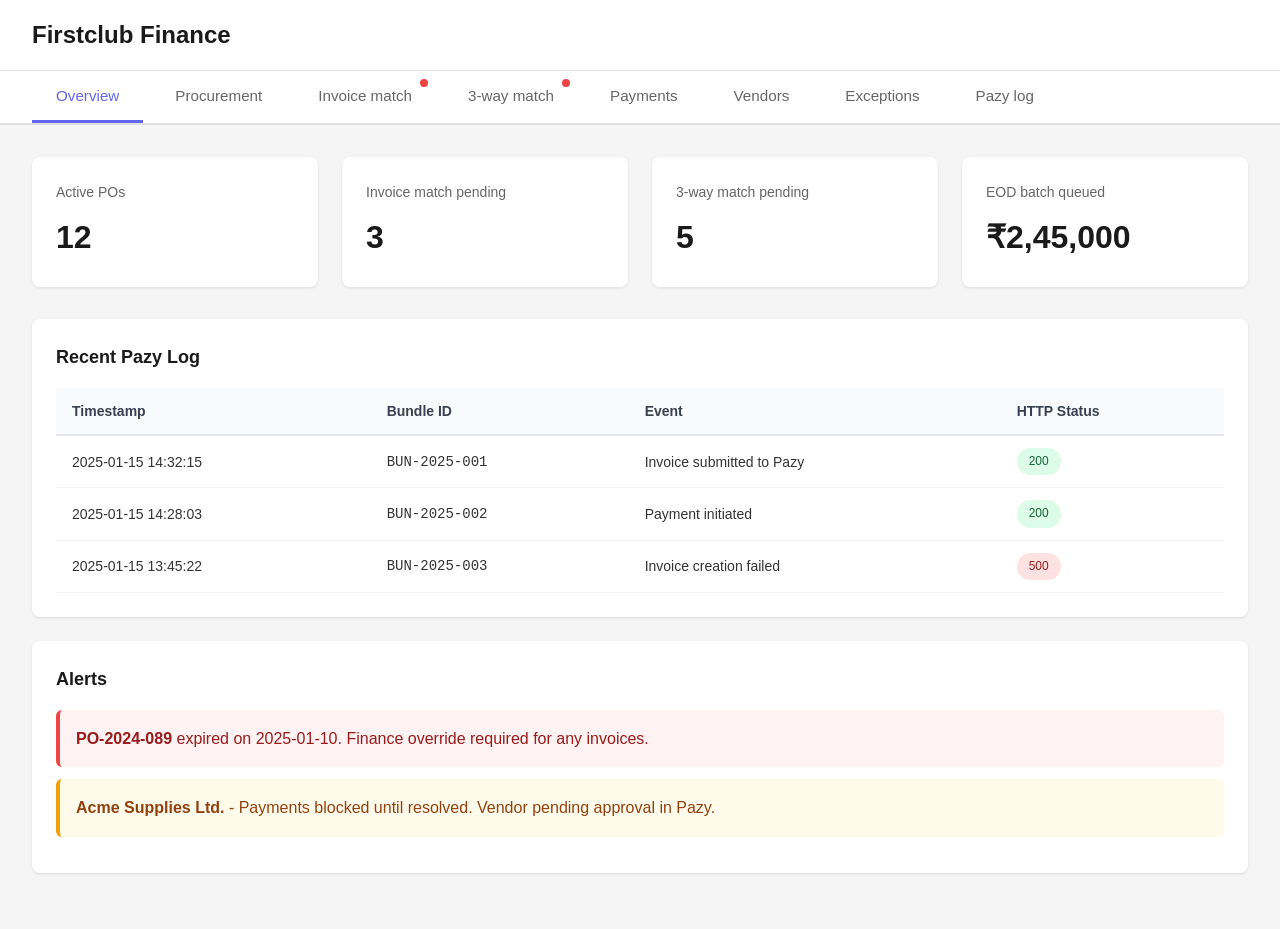
<file: prototype (1).html>
<!DOCTYPE html>
<html lang="en-US">
<head>
    <meta charset="UTF-8">
    <meta name="viewport" content="width=device-width, initial-scale=1.0">
    <title>Firstclub Finance - Procurement & Invoice System</title>
    <style>
        * {
            margin: 0;
            padding: 0;
            box-sizing: border-box;
        }

        body {
            font-family: -apple-system, BlinkMacSystemFont, 'Segoe UI', Roboto, Oxygen, Ubuntu, Cantarell, sans-serif;
            background: #f5f5f5;
            color: #333;
            line-height: 1.6;
        }

        .header {
            background: white;
            border-bottom: 1px solid #e0e0e0;
            padding: 1rem 2rem;
            box-shadow: 0 2px 4px rgba(0,0,0,0.05);
        }

        .header h1 {
            font-size: 1.5rem;
            color: #1a1a1a;
        }

        .tab-navigation {
            background: white;
            border-bottom: 2px solid #e0e0e0;
            padding: 0 2rem;
            display: flex;
            gap: 0.5rem;
            overflow-x: auto;
        }

        .tab-button {
            padding: 1rem 1.5rem;
            border: none;
            background: none;
            cursor: pointer;
            font-size: 0.95rem;
            color: #666;
            border-bottom: 3px solid transparent;
            white-space: nowrap;
            position: relative;
            transition: all 0.2s;
        }

        .tab-button:hover {
            color: #333;
            background: #f9f9f9;
        }

        .tab-button.active {
            color: #6366f1;
            border-bottom-color: #6366f1;
            font-weight: 500;
        }

        .tab-button .dot-indicator {
            position: absolute;
            top: 8px;
            right: 8px;
            width: 8px;
            height: 8px;
            background: #ef4444;
            border-radius: 50%;
        }

        .content {
            padding: 2rem;
            max-width: 1400px;
            margin: 0 auto;
        }

        .tab-content {
            display: none;
        }

        .tab-content.active {
            display: block;
        }

        .metric-grid {
            display: grid;
            grid-template-columns: repeat(auto-fit, minmax(250px, 1fr));
            gap: 1.5rem;
            margin-bottom: 2rem;
        }

        .metric-card {
            background: white;
            padding: 1.5rem;
            border-radius: 8px;
            box-shadow: 0 1px 3px rgba(0,0,0,0.1);
        }

        .metric-card h3 {
            font-size: 0.875rem;
            color: #666;
            margin-bottom: 0.5rem;
            font-weight: 500;
        }

        .metric-card .value {
            font-size: 2rem;
            font-weight: 600;
            color: #1a1a1a;
        }

        .section {
            background: white;
            padding: 1.5rem;
            border-radius: 8px;
            box-shadow: 0 1px 3px rgba(0,0,0,0.1);
            margin-bottom: 1.5rem;
        }

        .section-title {
            font-size: 1.125rem;
            font-weight: 600;
            margin-bottom: 1rem;
            color: #1a1a1a;
        }

        .alert-card {
            padding: 1rem;
            border-radius: 6px;
            margin-bottom: 0.75rem;
            border-left: 4px solid;
        }

        .alert-card.red {
            background: #fef2f2;
            border-color: #ef4444;
            color: #991b1b;
        }

        .alert-card.amber {
            background: #fffbeb;
            border-color: #f59e0b;
            color: #92400e;
        }

        .filters {
            display: flex;
            gap: 1rem;
            margin-bottom: 1.5rem;
            flex-wrap: wrap;
            align-items: center;
        }

        .filter-input, .filter-select {
            padding: 0.5rem 1rem;
            border: 1px solid #d1d5db;
            border-radius: 6px;
            font-size: 0.875rem;
            min-width: 200px;
        }

        .filter-input:focus, .filter-select:focus {
            outline: none;
            border-color: #6366f1;
            box-shadow: 0 0 0 3px rgba(99, 102, 241, 0.1);
        }

        .btn {
            padding: 0.5rem 1rem;
            border: none;
            border-radius: 6px;
            font-size: 0.875rem;
            cursor: pointer;
            transition: all 0.2s;
            font-weight: 500;
        }

        .btn-primary {
            background: #6366f1;
            color: white;
        }

        .btn-primary:hover {
            background: #4f46e5;
        }

        .btn-secondary {
            background: #f3f4f6;
            color: #374151;
        }

        .btn-secondary:hover {
            background: #e5e7eb;
        }

        table {
            width: 100%;
            border-collapse: collapse;
            font-size: 0.875rem;
        }

        thead {
            background: #f9fafb;
        }

        th {
            padding: 0.75rem 1rem;
            text-align: left;
            font-weight: 600;
            color: #374151;
            border-bottom: 2px solid #e5e7eb;
        }

        td {
            padding: 0.75rem 1rem;
            border-bottom: 1px solid #f3f4f6;
        }

        tbody tr {
            cursor: pointer;
            transition: background 0.15s;
        }

        tbody tr:hover {
            background: #f9fafb;
        }

        .badge {
            display: inline-block;
            padding: 0.25rem 0.75rem;
            border-radius: 9999px;
            font-size: 0.75rem;
            font-weight: 500;
        }

        .badge-green {
            background: #dcfce7;
            color: #166534;
        }

        .badge-red {
            background: #fee2e2;
            color: #991b1b;
        }

        .badge-amber {
            background: #fef3c7;
            color: #92400e;
        }

        .badge-blue {
            background: #dbeafe;
            color: #1e40af;
        }

        .badge-purple {
            background: #f3e8ff;
            color: #6b21a8;
        }

        .monospace {
            font-family: 'Courier New', monospace;
            font-size: 0.875rem;
        }

        .modal {
            display: none;
            position: fixed;
            top: 0;
            left: 0;
            right: 0;
            bottom: 0;
            background: rgba(0,0,0,0.5);
            z-index: 1000;
            overflow-y: auto;
        }

        .modal.active {
            display: flex;
            align-items: center;
            justify-content: center;
        }

        .modal-content {
            background: white;
            border-radius: 12px;
            width: 90%;
            max-width: 1000px;
            max-height: 90vh;
            overflow-y: auto;
            position: relative;
            margin: 2rem;
        }

        .modal-header {
            padding: 1.5rem;
            border-bottom: 1px solid #e5e7eb;
            display: flex;
            justify-content: space-between;
            align-items: center;
        }

        .modal-header h2 {
            font-size: 1.25rem;
            font-weight: 600;
        }

        .close-btn {
            background: none;
            border: none;
            font-size: 1.5rem;
            cursor: pointer;
            color: #9ca3af;
            padding: 0;
            width: 32px;
            height: 32px;
            display: flex;
            align-items: center;
            justify-content: center;
            border-radius: 4px;
        }

        .close-btn:hover {
            background: #f3f4f6;
            color: #374151;
        }

        .modal-body {
            padding: 1.5rem;
        }

        .info-grid {
            display: grid;
            grid-template-columns: repeat(auto-fit, minmax(200px, 1fr));
            gap: 1rem;
            margin-bottom: 1.5rem;
        }

        .info-item {
            padding: 0.75rem;
            background: #f9fafb;
            border-radius: 6px;
        }

        .info-label {
            font-size: 0.75rem;
            color: #6b7280;
            margin-bottom: 0.25rem;
        }

        .info-value {
            font-weight: 600;
            color: #1f2937;
        }

        .red-text {
            color: #dc2626;
        }

        .green-text {
            color: #16a34a;
        }

        .amber-text {
            color: #d97706;
        }

        .split-panel {
            display: grid;
            grid-template-columns: 400px 1fr;
            gap: 1.5rem;
            height: calc(100vh - 200px);
        }

        .list-panel {
            background: white;
            border-radius: 8px;
            overflow-y: auto;
            box-shadow: 0 1px 3px rgba(0,0,0,0.1);
        }

        .detail-panel {
            background: white;
            border-radius: 8px;
            padding: 1.5rem;
            overflow-y: auto;
            box-shadow: 0 1px 3px rgba(0,0,0,0.1);
        }

        .list-item {
            padding: 1rem;
            border-bottom: 1px solid #f3f4f6;
            cursor: pointer;
            transition: background 0.15s;
        }

        .list-item:hover {
            background: #f9fafb;
        }

        .list-item.active {
            background: #eff6ff;
            border-left: 3px solid #6366f1;
        }

        .summary-strip {
            display: grid;
            grid-template-columns: repeat(3, 1fr);
            gap: 1rem;
            margin-bottom: 1.5rem;
            padding: 1rem;
            background: #f9fafb;
            border-radius: 8px;
        }

        .summary-card {
            text-align: center;
        }

        .summary-label {
            font-size: 0.75rem;
            color: #6b7280;
            margin-bottom: 0.25rem;
        }

        .summary-value {
            font-size: 1.5rem;
            font-weight: 600;
        }

        .comparison-table {
            margin-bottom: 1.5rem;
        }

        .comparison-row {
            display: grid;
            grid-template-columns: 2fr 1fr 1fr 1fr 1fr 1fr 1fr 2fr;
            gap: 0.5rem;
            padding: 0.75rem;
            border-bottom: 1px solid #e5e7eb;
            align-items: center;
        }

        .comparison-row.header {
            background: #f9fafb;
            font-weight: 600;
            font-size: 0.75rem;
            color: #6b7280;
        }

        .comparison-row.matched {
            background: white;
        }

        .comparison-row.unresolved {
            background: #fef2f2;
        }

        .comparison-row.resolved {
            background: #f0fdf4;
        }

        .action-inputs {
            display: flex;
            gap: 0.5rem;
            align-items: center;
        }

        .inline-input {
            padding: 0.25rem 0.5rem;
            border: 1px solid #d1d5db;
            border-radius: 4px;
            width: 80px;
            font-size: 0.875rem;
        }

        .preview-cards {
            display: grid;
            grid-template-columns: repeat(3, 1fr);
            gap: 1rem;
            margin-bottom: 1.5rem;
        }

        .preview-card {
            padding: 1rem;
            border: 2px solid #e5e7eb;
            border-radius: 8px;
        }

        .preview-card.pass {
            border-color: #22c55e;
            background: #f0fdf4;
        }

        .preview-card.fail {
            border-color: #ef4444;
            background: #fef2f2;
        }

        .override-log {
            margin-top: 1.5rem;
            padding: 1rem;
            background: #f9fafb;
            border-radius: 8px;
        }

        .log-entry {
            padding: 0.5rem;
            border-bottom: 1px solid #e5e7eb;
            font-size: 0.875rem;
        }

        .empty-state {
            text-align: center;
            padding: 3rem;
            color: #9ca3af;
        }

        .banner {
            background: #dbeafe;
            border: 1px solid #93c5fd;
            border-radius: 8px;
            padding: 1rem;
            margin-bottom: 1.5rem;
            color: #1e40af;
        }

        .three-col-grid {
            display: grid;
            grid-template-columns: repeat(3, 1fr);
            gap: 1rem;
        }

        .rate-check-row {
            display: grid;
            grid-template-columns: 2fr 1fr 1fr 1fr 1fr;
            gap: 0.5rem;
            padding: 0.75rem;
            border-bottom: 1px solid #e5e7eb;
            align-items: center;
        }

        .override-form {
            padding: 1.5rem;
            background: #fffbeb;
            border: 2px solid #f59e0b;
            border-radius: 8px;
            margin-top: 1.5rem;
        }

        .form-group {
            margin-bottom: 1rem;
        }

        .form-label {
            display: block;
            font-weight: 500;
            margin-bottom: 0.5rem;
            font-size: 0.875rem;
        }

        .form-input {
            width: 100%;
            padding: 0.5rem;
            border: 1px solid #d1d5db;
            border-radius: 6px;
            font-size: 0.875rem;
        }

        .two-col-grid {
            display: grid;
            grid-template-columns: 1fr 1fr;
            gap: 1rem;
        }

        @media (max-width: 768px) {
            .split-panel {
                grid-template-columns: 1fr;
            }

            .metric-grid {
                grid-template-columns: 1fr;
            }

            .comparison-row {
                grid-template-columns: 1fr;
                gap: 0.25rem;
            }
        }
    </style>
</head>
<body>
    <div class="header">
        <h1>Firstclub Finance</h1>
    </div>

    <nav class="tab-navigation">
        <button class="tab-button active" data-tab="overview">Overview</button>
        <button class="tab-button" data-tab="procurement">Procurement</button>
        <button class="tab-button" data-tab="invoice-match">
            Invoice match
            <span class="dot-indicator"></span>
        </button>
        <button class="tab-button" data-tab="3way-match">
            3-way match
            <span class="dot-indicator"></span>
        </button>
        <button class="tab-button" data-tab="payments">Payments</button>
        <button class="tab-button" data-tab="vendors">Vendors</button>
        <button class="tab-button" data-tab="exceptions">Exceptions</button>
        <button class="tab-button" data-tab="pazy-log">Pazy log</button>
    </nav>

    <div class="content">
        <!-- Overview Tab -->
        <div id="overview" class="tab-content active">
            <div class="metric-grid">
                <div class="metric-card">
                    <h3>Active POs</h3>
                    <div class="value">12</div>
                </div>
                <div class="metric-card">
                    <h3>Invoice match pending</h3>
                    <div class="value">3</div>
                </div>
                <div class="metric-card">
                    <h3>3-way match pending</h3>
                    <div class="value">5</div>
                </div>
                <div class="metric-card">
                    <h3>EOD batch queued</h3>
                    <div class="value">₹2,45,000</div>
                </div>
            </div>

            <div class="section">
                <h2 class="section-title">Recent Pazy Log</h2>
                <table>
                    <thead>
                        <tr>
                            <th>Timestamp</th>
                            <th>Bundle ID</th>
                            <th>Event</th>
                            <th>HTTP Status</th>
                        </tr>
                    </thead>
                    <tbody>
                        <tr>
                            <td>2025-01-15 14:32:15</td>
                            <td class="monospace">BUN-2025-001</td>
                            <td>Invoice submitted to Pazy</td>
                            <td><span class="badge badge-green">200</span></td>
                        </tr>
                        <tr>
                            <td>2025-01-15 14:28:03</td>
                            <td class="monospace">BUN-2025-002</td>
                            <td>Payment initiated</td>
                            <td><span class="badge badge-green">200</span></td>
                        </tr>
                        <tr>
                            <td>2025-01-15 13:45:22</td>
                            <td class="monospace">BUN-2025-003</td>
                            <td>Invoice creation failed</td>
                            <td><span class="badge badge-red">500</span></td>
                        </tr>
                    </tbody>
                </table>
            </div>

            <div class="section">
                <h2 class="section-title">Alerts</h2>
                <div class="alert-card red">
                    <strong>PO-2024-089</strong> expired on 2025-01-10. Finance override required for any invoices.
                </div>
                <div class="alert-card amber">
                    <strong>Acme Supplies Ltd.</strong> - Payments blocked until resolved. Vendor pending approval in Pazy.
                </div>
            </div>
        </div>

        <!-- Procurement Tab -->
        <div id="procurement" class="tab-content">
            <div class="section">
                <h2 class="section-title">Purchase Orders</h2>
                
                <div class="filters">
                    <input type="text" class="filter-input" placeholder="Search PO number...">
                    <select class="filter-select">
                        <option>All Vendors</option>
                        <option>Acme Supplies Ltd.</option>
                        <option>Tech Hardware Co.</option>
                        <option>Office Essentials Inc.</option>
                    </select>
                    <select class="filter-select">
                        <option>All Statuses</option>
                        <option>Active</option>
                        <option>Expired</option>
                    </select>
                    <button class="btn btn-secondary">Clear</button>
                </div>

                <table>
                    <thead>
                        <tr>
                            <th>PO Number</th>
                            <th>Vendor</th>
                            <th>Issued</th>
                            <th>Expiry</th>
                            <th>Total</th>
                            <th>Consumed</th>
                            <th>Available</th>
                            <th>Status</th>
                        </tr>
                    </thead>
                    <tbody id="po-table-body">
                        <tr onclick="showPOModal('PO-2024-123')">
                            <td class="monospace">PO-2024-123</td>
                            <td>Acme Supplies Ltd.</td>
                            <td>2024-11-15</td>
                            <td>2025-02-15</td>
                            <td>₹5,00,000</td>
                            <td class="amber-text">₹4,25,000</td>
                            <td>₹75,000</td>
                            <td><span class="badge badge-green">Active</span></td>
                        </tr>
                        <tr onclick="showPOModal('PO-2024-089')">
                            <td class="monospace">PO-2024-089</td>
                            <td>Tech Hardware Co.</td>
                            <td>2024-09-20</td>
                            <td class="red-text">2025-01-10</td>
                            <td>₹8,50,000</td>
                            <td>₹8,50,000</td>
                            <td>₹0</td>
                            <td><span class="badge badge-red">Expired</span></td>
                        </tr>
                        <tr onclick="showPOModal('PO-2025-001')">
                            <td class="monospace">PO-2025-001</td>
                            <td>Office Essentials Inc.</td>
                            <td>2025-01-05</td>
                            <td>2025-04-05</td>
                            <td>₹3,00,000</td>
                            <td>₹45,000</td>
                            <td>₹2,55,000</td>
                            <td><span class="badge badge-green">Active</span></td>
                        </tr>
                    </tbody>
                </table>
            </div>

            <div class="section">
                <h2 class="section-title">Goods Receipt Notes (GRNs)</h2>
                
                <div class="filters">
                    <select class="filter-select">
                        <option>All POs</option>
                        <option>PO-2024-123</option>
                        <option>PO-2024-089</option>
                    </select>
                    <select class="filter-select">
                        <option>All Statuses</option>
                        <option>Received</option>
                        <option>Pending</option>
                    </select>
                    <input type="date" class="filter-input">
                    <input type="date" class="filter-input">
                    <button class="btn btn-secondary">Clear</button>
                </div>

                <table>
                    <thead>
                        <tr>
                            <th>GRN Number</th>
                            <th>PO</th>
                            <th>Vendor</th>
                            <th>Received Date</th>
                            <th>Net Value</th>
                            <th>RTVs</th>
                            <th>Status</th>
                        </tr>
                    </thead>
                    <tbody id="grn-table-body">
                        <tr onclick="showGRNModal('GRN-2025-045')">
                            <td class="monospace">GRN-2025-045</td>
                            <td>PO-2024-123</td>
                            <td>Acme Supplies Ltd.</td>
                            <td>2025-01-12</td>
                            <td>₹1,85,000 <span class="amber-text">(−₹5,000 RTV)</span></td>
                            <td><span class="badge badge-amber">1</span></td>
                            <td><span class="badge badge-green">Received</span></td>
                        </tr>
                        <tr onclick="showGRNModal('GRN-2025-046')">
                            <td class="monospace">GRN-2025-046</td>
                            <td>PO-2025-001</td>
                            <td>Office Essentials Inc.</td>
                            <td>2025-01-14</td>
                            <td>₹45,000</td>
                            <td>—</td>
                            <td><span class="badge badge-green">Received</span></td>
                        </tr>
                    </tbody>
                </table>
            </div>
        </div>

        <!-- Invoice Match Tab -->
        <div id="invoice-match" class="tab-content">
            <div class="split-panel">
                <div class="list-panel">
                    <div class="list-item active" onclick="selectInvoice('INV-2025-015')">
                        <div style="display: flex; justify-content: space-between; margin-bottom: 0.5rem;">
                            <strong class="monospace">INV-2025-015</strong>
                            <span class="badge badge-red">Discrepancy</span>
                        </div>
                        <div style="font-size: 0.875rem; color: #6b7280;">
                            <div>Acme Supplies Ltd.</div>
                            <div style="display: flex; justify-content: space-between; margin-top: 0.25rem;">
                                <span>Pazy: ₹1,90,000</span>
                                <span>Internal: ₹1,85,000</span>
                            </div>
                        </div>
                    </div>
                    <div class="list-item" onclick="selectInvoice('INV-2025-016')">
                        <div style="display: flex; justify-content: space-between; margin-bottom: 0.5rem;">
                            <strong class="monospace">INV-2025-016</strong>
                            <span class="badge badge-green">Matched</span>
                        </div>
                        <div style="font-size: 0.875rem; color: #6b7280;">
                            <div>Office Essentials Inc.</div>
                            <div style="display: flex; justify-content: space-between; margin-top: 0.25rem;">
                                <span>Pazy: ₹45,000</span>
                                <span>Internal: ₹45,000</span>
                            </div>
                        </div>
                    </div>
                    <div class="list-item" onclick="selectInvoice('INV-2025-014')">
                        <div style="display: flex; justify-content: space-between; margin-bottom: 0.5rem;">
                            <strong class="monospace">INV-2025-014</strong>
                            <span class="badge badge-blue">Passed →</span>
                        </div>
                        <div style="font-size: 0.875rem; color: #6b7280;">
                            <div>Tech Hardware Co.</div>
                            <div style="display: flex; justify-content: space-between; margin-top: 0.25rem;">
                                <span>Pazy: ₹2,50,000</span>
                                <span>Final: ₹2,48,000</span>
                            </div>
                        </div>
                    </div>
                </div>

                <div class="detail-panel" id="invoice-detail">
                    <div style="display: flex; justify-content: space-between; align-items: center; margin-bottom: 1.5rem;">
                        <div>
                            <h2 class="monospace" style="font-size: 1.25rem;">INV-2025-015</h2>
                            <div style="color: #6b7280; margin-top: 0.25rem;">Acme Supplies Ltd.</div>
                        </div>
                        <span class="badge badge-red">Discrepancy</span>
                    </div>

                    <h3 style="font-size: 1rem; font-weight: 600; margin-bottom: 1rem;">Invoice Match: Pazy vs Internal</h3>

                    <div class="summary-strip">
                        <div class="summary-card">
                            <div class="summary-label">Pazy Total</div>
                            <div class="summary-value">₹1,90,000</div>
                        </div>
                        <div class="summary-card">
                            <div class="summary-label">Internal Total</div>
                            <div class="summary-value">₹1,85,000</div>
                        </div>
                        <div class="summary-card">
                            <div class="summary-label">Final Total*</div>
                            <div class="summary-value green-text">₹1,87,000</div>
                        </div>
                    </div>
                    <div style="font-size: 0.75rem; color: #6b7280; margin-bottom: 1.5rem;">
                        *Calculated from current values — finalised after all rows resolved
                    </div>

                    <div class="comparison-table">
                        <div class="comparison-row header">
                            <div>SKU</div>
                            <div>Pazy Qty</div>
                            <div>Pazy Rate</div>
                            <div>Int. Qty</div>
                            <div>Int. Rate</div>
                            <div>Final Qty</div>
                            <div>Final Rate</div>
                            <div>Action</div>
                        </div>

                        <div class="comparison-row matched">
                            <div><strong>Laptop Stand</strong></div>
                            <div>10</div>
                            <div>₹2,000</div>
                            <div>10</div>
                            <div>₹2,000</div>
                            <div class="green-text">10</div>
                            <div class="green-text">₹2,000</div>
                            <div>Matched</div>
                        </div>

                        <div class="comparison-row unresolved">
                            <div><strong>Monitor Arm</strong></div>
                            <div class="red-text">25</div>
                            <div class="red-text">₹6,000</div>
                            <div class="amber-text">24</div>
                            <div class="amber-text">₹5,800</div>
                            <div>—</div>
                            <div>—</div>
                            <div class="action-inputs">
                                <input type="number" class="inline-input" placeholder="Qty" value="24">
                                <input type="number" class="inline-input" placeholder="Rate" value="5800">
                                <button class="btn btn-primary" style="font-size: 0.75rem; padding: 0.25rem 0.5rem;" onclick="resolveRow(this)">Approve</button>
                            </div>
                        </div>

                        <div class="comparison-row resolved">
                            <div><strong>Keyboard</strong></div>
                            <div class="red-text">30</div>
                            <div>₹1,500</div>
                            <div class="amber-text">32</div>
                            <div>₹1,500</div>
                            <div class="green-text">32</div>
                            <div class="green-text">₹1,500</div>
                            <div>Resolved</div>
                        </div>
                    </div>

                    <h3 style="font-size: 1rem; font-weight: 600; margin: 1.5rem 0 1rem;">3-way Match Preview</h3>

                    <div class="preview-cards">
                        <div class="preview-card pass">
                            <div class="summary-label">PO Available</div>
                            <div style="font-size: 1.25rem; font-weight: 600; margin: 0.5rem 0;">₹75,000</div>
                            <div class="green-text" style="font-size: 0.875rem;">✓ Within limit</div>
                        </div>
                        <div class="preview-card fail">
                            <div class="summary-label">GRN Net of RTV</div>
                            <div style="font-size: 1.25rem; font-weight: 600; margin: 0.5rem 0;">₹1,85,000</div>
                            <div class="red-text" style="font-size: 0.875rem;">✗ Exceeds limit</div>
                        </div>
                        <div class="preview-card">
                            <div class="summary-label">Invoice Total</div>
                            <div style="font-size: 1.25rem; font-weight: 600; margin: 0.5rem 0;">₹1,87,000</div>
                        </div>
                    </div>

                    <div class="override-log">
                        <h4 style="font-size: 0.875rem; font-weight: 600; margin-bottom: 0.75rem;">Override Log</h4>
                        <div class="log-entry">
                            <strong>Keyboard</strong>: Qty <span class="red-text">30</span> → <span class="green-text">32</span> | 
                            Resolved by John Doe on 2025-01-15 14:22
                        </div>
                    </div>

                    <div style="margin-top: 1.5rem; text-align: right;">
                        <button class="btn btn-secondary" style="margin-right: 0.5rem;" disabled>Resolve all discrepancies first</button>
                    </div>
                </div>
            </div>
        </div>

        <!-- 3-way Match Tab -->
        <div id="3way-match" class="tab-content">
            <div class="section">
                <h2 class="section-title">3-Way Matches</h2>
                
                <table>
                    <thead>
                        <tr>
                            <th>Invoice Number</th>
                            <th>Vendor</th>
                            <th>Invoice Amount</th>
                            <th>PO Check</th>
                            <th>GRN Check</th>
                            <th>Status</th>
                            <th></th>
                        </tr>
                    </thead>
                    <tbody>
                        <tr onclick="show3WayModal('INV-2025-012')">
                            <td class="monospace">INV-2025-012</td>
                            <td>Tech Hardware Co.</td>
                            <td>₹2,48,000</td>
                            <td><span class="badge badge-green">Within PO</span></td>
                            <td><span class="badge badge-green">Within GRN</span></td>
                            <td><span class="badge badge-amber">PENDING_3WAY</span></td>
                            <td>›</td>
                        </tr>
                        <tr onclick="show3WayModal('INV-2025-013')">
                            <td class="monospace">INV-2025-013</td>
                            <td>Office Essentials Inc.</td>
                            <td>₹45,000</td>
                            <td><span class="badge badge-green">Within PO</span></td>
                            <td><span class="badge badge-green">Within GRN</span></td>
                            <td><span class="badge badge-green">APPROVED</span></td>
                            <td>›</td>
                        </tr>
                        <tr onclick="show3WayModal('INV-2025-011')">
                            <td class="monospace">INV-2025-011</td>
                            <td>Acme Supplies Ltd.</td>
                            <td>₹1,50,000</td>
                            <td><span class="badge badge-red">Exceeds PO</span></td>
                            <td><span class="badge badge-green">Within GRN</span></td>
                            <td><span class="badge badge-amber">PENDING_3WAY</span></td>
                            <td>›</td>
                        </tr>
                    </tbody>
                </table>

                <div class="empty-state" style="display: none;">
                    <p>No matches yet. Resolve invoice discrepancies and pass them here.</p>
                </div>
            </div>
        </div>

        <!-- Payments Tab -->
        <div id="payments" class="tab-content">
            <div class="banner">
                <strong>EOD Batch Notice:</strong> EOD batch runs automatically at 11:59 PM IST. Approved 3-way matches are queued. Failures are retried next batch.
            </div>

            <div class="section">
                <h2 class="section-title">Payment Bundles</h2>
                
                <table>
                    <thead>
                        <tr>
                            <th>Bundle ID</th>
                            <th>Invoice Number</th>
                            <th>Amount</th>
                            <th>Credit Notes</th>
                            <th>Payable</th>
                            <th>Status</th>
                            <th>Pazy Invoice ID</th>
                        </tr>
                    </thead>
                    <tbody>
                        <tr>
                            <td class="monospace">BUN-2025-001</td>
                            <td class="monospace">INV-2025-013</td>
                            <td>₹45,000</td>
                            <td>—</td>
                            <td><strong>₹45,000</strong></td>
                            <td><span class="badge badge-purple">PAYMENT_INITIATED</span></td>
                            <td class="monospace">PZ-INV-8832</td>
                        </tr>
                        <tr>
                            <td class="monospace">BUN-2025-002</td>
                            <td class="monospace">INV-2025-012</td>
                            <td>₹2,48,000</td>
                            <td class="amber-text">−₹3,000</td>
                            <td><strong>₹2,45,000</strong></td>
                            <td><span class="badge badge-purple">PAYMENT_INITIATED</span></td>
                            <td class="monospace">PZ-INV-8833</td>
                        </tr>
                        <tr>
                            <td class="monospace">BUN-2025-003</td>
                            <td class="monospace">INV-2025-010</td>
                            <td>₹1,20,000</td>
                            <td>—</td>
                            <td><strong>₹1,20,000</strong></td>
                            <td><span class="badge badge-green">SETTLED</span></td>
                            <td class="monospace">PZ-INV-8825</td>
                        </tr>
                        <tr>
                            <td class="monospace">BUN-2025-004</td>
                            <td class="monospace">INV-2025-008</td>
                            <td>₹85,000</td>
                            <td>—</td>
                            <td><strong>₹85,000</strong></td>
                            <td><span class="badge badge-red">PAYMENT_FAILED</span></td>
                            <td>—</td>
                        </tr>
                    </tbody>
                </table>
            </div>

            <div class="section">
                <h2 class="section-title">Credit Notes</h2>
                
                <table>
                    <thead>
                        <tr>
                            <th>CN ID</th>
                            <th>Invoice</th>
                            <th>Amount</th>
                            <th>Reason</th>
                            <th>Date</th>
                            <th>Applied By</th>
                        </tr>
                    </thead>
                    <tbody>
                        <tr>
                            <td class="monospace">CN-2025-005</td>
                            <td class="monospace">INV-2025-012</td>
                            <td class="amber-text">−₹3,000</td>
                            <td>Damaged items return</td>
                            <td>2025-01-14</td>
                            <td>Jane Smith</td>
                        </tr>
                        <tr>
                            <td class="monospace">CN-2025-004</td>
                            <td class="monospace">INV-2025-009</td>
                            <td class="amber-text">−₹5,500</td>
                            <td>Price adjustment</td>
                            <td>2025-01-12</td>
                            <td>John Doe</td>
                        </tr>
                    </tbody>
                </table>
            </div>
        </div>

        <!-- Vendors Tab -->
        <div id="vendors" class="tab-content">
            <div class="section">
                <h2 class="section-title">Vendor Ledger</h2>
                
                <table>
                    <thead>
                        <tr>
                            <th>Vendor</th>
                            <th>Pazy Vendor ID</th>
                            <th>Status</th>
                            <th>Payment Terms</th>
                            <th>GST</th>
                            <th>Total Payable</th>
                            <th>Total Paid</th>
                        </tr>
                    </thead>
                    <tbody>
                        <tr onclick="showVendorModal('Acme Supplies Ltd.')">
                            <td><strong>Acme Supplies Ltd.</strong></td>
                            <td class="monospace">PZ-VEN-1234</td>
                            <td><span class="badge badge-green">Active</span></td>
                            <td>net 30</td>
                            <td>27AABCU9603R1ZX</td>
                            <td>₹3,35,000</td>
                            <td>₹2,80,000</td>
                        </tr>
                        <tr onclick="showVendorModal('Tech Hardware Co.')">
                            <td><strong>Tech Hardware Co.</strong></td>
                            <td class="monospace">PZ-VEN-1235</td>
                            <td><span class="badge badge-green">Active</span></td>
                            <td>net 45</td>
                            <td>29AABCT1332L1ZV</td>
                            <td>₹2,48,000</td>
                            <td>₹8,50,000</td>
                        </tr>
                        <tr onclick="showVendorModal('Office Essentials Inc.')">
                            <td><strong>Office Essentials Inc.</strong></td>
                            <td class="red-text">Not synced</td>
                            <td><span class="badge badge-amber">Pending Sync</span></td>
                            <td>net 30</td>
                            <td>24AABCO8765Q1ZY</td>
                            <td>₹45,000</td>
                            <td>₹0</td>
                        </tr>
                    </tbody>
                </table>
            </div>
        </div>

        <!-- Exceptions Tab -->
        <div id="exceptions" class="tab-content">
            <div class="section">
                <h2 class="section-title">Expired POs</h2>
                <table>
                    <thead>
                        <tr>
                            <th>PO Number</th>
                            <th>Vendor</th>
                            <th>Expiry Date</th>
                            <th>Action Required</th>
                        </tr>
                    </thead>
                    <tbody>
                        <tr>
                            <td class="monospace">PO-2024-089</td>
                            <td>Tech Hardware Co.</td>
                            <td class="red-text">2025-01-10</td>
                            <td>Finance override required</td>
                        </tr>
                    </tbody>
                </table>
            </div>

            <div class="section">
                <h2 class="section-title">Vendor Sync Issues</h2>
                <table>
                    <thead>
                        <tr>
                            <th>Vendor Name</th>
                            <th>Status</th>
                            <th>Action Required</th>
                        </tr>
                    </thead>
                    <tbody>
                        <tr>
                            <td>Office Essentials Inc.</td>
                            <td><span class="badge badge-amber">Pending Sync</span></td>
                            <td>Sync to Pazy</td>
                        </tr>
                    </tbody>
                </table>
            </div>

            <div class="section">
                <h2 class="section-title">Override Log</h2>
                <table>
                    <thead>
                        <tr>
                            <th>Invoice</th>
                            <th>SKU</th>
                            <th>Qty Change</th>
                            <th>Rate Change</th>
                            <th>Resolved By</th>
                            <th>Timestamp</th>
                        </tr>
                    </thead>
                    <tbody>
                        <tr>
                            <td class="monospace">INV-2025-015</td>
                            <td>Keyboard</td>
                            <td><span class="red-text">30</span> → <span class="green-text">32</span></td>
                            <td>—</td>
                            <td>John Doe</td>
                            <td>2025-01-15 14:22:15</td>
                        </tr>
                        <tr>
                            <td class="monospace">INV-2025-014</td>
                            <td>Monitor Arm</td>
                            <td>—</td>
                            <td><span class="red-text">₹6,000</span> → <span class="green-text">₹5,800</span></td>
                            <td>Jane Smith</td>
                            <td>2025-01-15 13:45:30</td>
                        </tr>
                        <tr>
                            <td class="monospace">INV-2025-013</td>
                            <td>Desk Chair</td>
                            <td><span class="red-text">15</span> → <span class="green-text">14</span></td>
                            <td><span class="red-text">₹8,500</span> → <span class="green-text">₹8,200</span></td>
                            <td>John Doe</td>
                            <td>2025-01-14 16:10:45</td>
                        </tr>
                    </tbody>
                </table>
            </div>
        </div>

        <!-- Pazy Log Tab -->
        <div id="pazy-log" class="tab-content">
            <div class="section">
                <h2 class="section-title">Pazy Integration Audit Log</h2>
                
                <table>
                    <thead>
                        <tr>
                            <th>Timestamp</th>
                            <th>Bundle ID</th>
                            <th>Endpoint</th>
                            <th>HTTP Status</th>
                            <th>Error Code</th>
                            <th>Message</th>
                            <th>Pazy Invoice ID</th>
                            <th>Retry Count</th>
                        </tr>
                    </thead>
                    <tbody>
                        <tr>
                            <td>2025-01-15 14:32:15</td>
                            <td class="monospace">BUN-2025-001</td>
                            <td>/v1.0/invoice</td>
                            <td><span class="badge badge-green">200</span></td>
                            <td>—</td>
                            <td>Invoice submitted successfully</td>
                            <td class="monospace">PZ-INV-8832</td>
                            <td>0</td>
                        </tr>
                        <tr>
                            <td>2025-01-15 14:28:03</td>
                            <td class="monospace">BUN-2025-002</td>
                            <td>/v1.0/invoice</td>
                            <td><span class="badge badge-green">200</span></td>
                            <td>—</td>
                            <td>Invoice submitted successfully</td>
                            <td class="monospace">PZ-INV-8833</td>
                            <td>0</td>
                        </tr>
                        <tr>
                            <td>2025-01-15 13:45:22</td>
                            <td class="monospace">BUN-2025-003</td>
                            <td>/v1.0/invoice</td>
                            <td><span class="badge badge-red">500</span></td>
                            <td class="monospace red-text">INTERNAL_ERROR</td>
                            <td>Invoice creation failed</td>
                            <td>—</td>
                            <td>1</td>
                        </tr>
                        <tr>
                            <td>2025-01-15 12:15:40</td>
                            <td class="monospace">BUN-2025-004</td>
                            <td>/v1.0/invoice/:id</td>
                            <td><span class="badge badge-green">200</span></td>
                            <td>—</td>
                            <td>Payment status poll: PAID</td>
                            <td class="monospace">PZ-INV-8825</td>
                            <td>0</td>
                        </tr>
                        <tr>
                            <td>2025-01-15 11:22:18</td>
                            <td>—</td>
                            <td>/v1.0/vendor</td>
                            <td><span class="badge badge-green">200</span></td>
                            <td>—</td>
                            <td>Vendor created successfully</td>
                            <td>—</td>
                            <td>0</td>
                        </tr>
                        <tr>
                            <td>2025-01-15 10:55:33</td>
                            <td class="monospace">BUN-2025-005</td>
                            <td>/v1.0/invoice</td>
                            <td><span class="badge badge-red">400</span></td>
                            <td class="monospace red-text">VENDOR_NOT_FOUND</td>
                            <td>Vendor not in Pazy</td>
                            <td>—</td>
                            <td>0</td>
                        </tr>
                        <tr>
                            <td>2025-01-14 23:59:45</td>
                            <td class="monospace">BUN-2024-250</td>
                            <td>/v1.0/invoice</td>
                            <td><span class="badge badge-green">200</span></td>
                            <td>—</td>
                            <td>EOD batch: Invoice submitted</td>
                            <td class="monospace">PZ-INV-8820</td>
                            <td>0</td>
                        </tr>
                    </tbody>
                </table>
            </div>
        </div>
    </div>

    <!-- PO Detail Modal -->
    <div id="po-modal" class="modal">
        <div class="modal-content">
            <div class="modal-header">
                <h2 class="monospace">PO-2024-123</h2>
                <button class="close-btn" onclick="closeModal('po-modal')">×</button>
            </div>
            <div class="modal-body">
                <div class="info-grid">
                    <div class="info-item">
                        <div class="info-label">Vendor</div>
                        <div class="info-value">Acme Supplies Ltd.</div>
                    </div>
                    <div class="info-item">
                        <div class="info-label">Status</div>
                        <div class="info-value"><span class="badge badge-green">Active</span></div>
                    </div>
                    <div class="info-item">
                        <div class="info-label">Issued</div>
                        <div class="info-value">2024-11-15</div>
                    </div>
                    <div class="info-item">
                        <div class="info-label">Expiry</div>
                        <div class="info-value">2025-02-15</div>
                    </div>
                    <div class="info-item">
                        <div class="info-label">Total</div>
                        <div class="info-value">₹5,00,000</div>
                    </div>
                    <div class="info-item">
                        <div class="info-label">Available</div>
                        <div class="info-value">₹75,000</div>
                    </div>
                    <div class="info-item">
                        <div class="info-label">Pazy PO ID</div>
                        <div class="info-value monospace">PZ-PO-5678</div>
                    </div>
                    <div class="info-item">
                        <div class="info-label">GST</div>
                        <div class="info-value">18%</div>
                    </div>
                </div>

                <h3 style="margin: 1.5rem 0 1rem; font-weight: 600;">Line Items</h3>
                <table>
                    <thead>
                        <tr>
                            <th>SKU</th>
                            <th>Ordered Qty</th>
                            <th>Approved Qty</th>
                            <th>Available Qty</th>
                            <th>Rate</th>
                            <th>Line Total</th>
                        </tr>
                    </thead>
                    <tbody>
                        <tr>
                            <td>Laptop Stand</td>
                            <td>50</td>
                            <td>50</td>
                            <td class="amber-text">8</td>
                            <td>₹2,000</td>
                            <td>₹1,00,000</td>
                        </tr>
                        <tr>
                            <td>Monitor Arm</td>
                            <td>30</td>
                            <td>30</td>
                            <td>12</td>
                            <td>₹5,800</td>
                            <td>₹1,74,000</td>
                        </tr>
                        <tr>
                            <td>Keyboard</td>
                            <td>150</td>
                            <td>150</td>
                            <td>32</td>
                            <td>₹1,500</td>
                            <td>₹2,25,000</td>
                        </tr>
                    </tbody>
                </table>
            </div>
        </div>
    </div>

    <!-- GRN Detail Modal -->
    <div id="grn-modal" class="modal">
        <div class="modal-content">
            <div class="modal-header">
                <h2 class="monospace">GRN-2025-045</h2>
                <button class="close-btn" onclick="closeModal('grn-modal')">×</button>
            </div>
            <div class="modal-body">
                <div class="info-grid">
                    <div class="info-item">
                        <div class="info-label">PO</div>
                        <div class="info-value monospace">PO-2024-123</div>
                    </div>
                    <div class="info-item">
                        <div class="info-label">Received Date</div>
                        <div class="info-value">2025-01-12</div>
                    </div>
                    <div class="info-item">
                        <div class="info-label">Gross Value</div>
                        <div class="info-value">₹1,90,000</div>
                    </div>
                    <div class="info-item">
                        <div class="info-label">Net of RTV</div>
                        <div class="info-value">₹1,85,000</div>
                    </div>
                    <div class="info-item">
                        <div class="info-label">Pazy GRN ID</div>
                        <div class="info-value monospace">PZ-GRN-9012</div>
                    </div>
                    <div class="info-item">
                        <div class="info-label">Status</div>
                        <div class="info-value"><span class="badge badge-green">Received</span></div>
                    </div>
                </div>

                <h3 style="margin: 1.5rem 0 1rem; font-weight: 600;">Items Received</h3>
                <table>
                    <thead>
                        <tr>
                            <th>SKU</th>
                            <th>Qty</th>
                            <th>Rate</th>
                            <th>Total</th>
                        </tr>
                    </thead>
                    <tbody>
                        <tr>
                            <td>Laptop Stand</td>
                            <td>10</td>
                            <td>₹2,000</td>
                            <td>₹20,000</td>
                        </tr>
                        <tr>
                            <td>Monitor Arm</td>
                            <td>25</td>
                            <td>₹6,000</td>
                            <td>₹1,50,000</td>
                        </tr>
                        <tr>
                            <td>Keyboard</td>
                            <td>13</td>
                            <td>₹1,500</td>
                            <td>₹19,500</td>
                        </tr>
                    </tbody>
                </table>

                <h3 style="margin: 1.5rem 0 1rem; font-weight: 600;">RTVs (Returns to Vendor)</h3>
                <table>
                    <thead>
                        <tr>
                            <th>RTV ID</th>
                            <th>Qty Returned</th>
                            <th>Value</th>
                            <th>Reason</th>
                            <th>Date</th>
                        </tr>
                    </thead>
                    <tbody>
                        <tr>
                            <td class="monospace">RTV-2025-008</td>
                            <td>3</td>
                            <td class="amber-text">−₹5,000</td>
                            <td>Damaged in transit</td>
                            <td>2025-01-13</td>
                        </tr>
                    </tbody>
                </table>
            </div>
        </div>
    </div>

    <!-- 3-Way Match Modal -->
    <div id="3way-modal" class="modal">
        <div class="modal-content">
            <div class="modal-header">
                <h2 class="monospace">INV-2025-012</h2>
                <button class="close-btn" onclick="closeModal('3way-modal')">×</button>
            </div>
            <div class="modal-body">
                <div class="two-col-grid" style="margin-bottom: 1.5rem;">
                    <div class="info-grid" style="grid-template-columns: 1fr 1fr 1fr;">
                        <div class="info-item">
                            <div class="info-label">PO Available</div>
                            <div class="info-value">₹2,75,000</div>
                        </div>
                        <div class="info-item">
                            <div class="info-label">GRN Net of RTV</div>
                            <div class="info-value">₹2,48,000</div>
                        </div>
                        <div class="info-item">
                            <div class="info-label">Invoice Total</div>
                            <div class="info-value">₹2,48,000</div>
                        </div>
                    </div>
                    <div class="info-grid" style="grid-template-columns: 1fr 1fr 1fr;">
                        <div class="info-item">
                            <div class="info-label">PO Check</div>
                            <div class="info-value"><span class="badge badge-green">Within PO</span></div>
                        </div>
                        <div class="info-item">
                            <div class="info-label">GRN Check</div>
                            <div class="info-value"><span class="badge badge-green">Within GRN</span></div>
                        </div>
                        <div class="info-item">
                            <div class="info-label">Status</div>
                            <div class="info-value"><span class="badge badge-amber">PENDING_3WAY</span></div>
                        </div>
                    </div>
                </div>

                <h3 style="margin: 1.5rem 0 1rem; font-weight: 600;">Final Invoice Lines</h3>
                <table>
                    <thead>
                        <tr>
                            <th>SKU</th>
                            <th>Qty</th>
                            <th>Rate</th>
                            <th>Tax %</th>
                            <th>Line Total (incl. tax)</th>
                        </tr>
                    </thead>
                    <tbody>
                        <tr>
                            <td>Laptop Stand</td>
                            <td>10</td>
                            <td>₹2,000</td>
                            <td>18%</td>
                            <td>₹23,600</td>
                        </tr>
                        <tr>
                            <td>Monitor Arm</td>
                            <td>24</td>
                            <td>₹5,800</td>
                            <td>18%</td>
                            <td>₹1,64,448</td>
                        </tr>
                        <tr>
                            <td>Keyboard</td>
                            <td>32</td>
                            <td>₹1,500</td>
                            <td>18%</td>
                            <td>₹56,640</td>
                        </tr>
                    </tbody>
                </table>

                <h3 style="margin: 1.5rem 0 1rem; font-weight: 600;">Unit Rate Check</h3>
                <div class="rate-check-row header">
                    <div>SKU</div>
                    <div>PO Rate</div>
                    <div>Invoice Rate</div>
                    <div>Variance</div>
                    <div>Check</div>
                </div>
                <div class="rate-check-row" style="background: white;">
                    <div>Laptop Stand</div>
                    <div>₹2,000</div>
                    <div>₹2,000</div>
                    <div>—</div>
                    <div><span class="badge badge-green">Pass</span></div>
                </div>
                <div class="rate-check-row" style="background: white;">
                    <div>Monitor Arm</div>
                    <div>₹5,800</div>
                    <div>₹5,800</div>
                    <div>—</div>
                    <div><span class="badge badge-green">Pass</span></div>
                </div>
                <div class="rate-check-row" style="background: white;">
                    <div>Keyboard</div>
                    <div>₹1,500</div>
                    <div>₹1,500</div>
                    <div>—</div>
                    <div><span class="badge badge-green">Pass</span></div>
                </div>

                <div style="margin-top: 2rem; text-align: right;">
                    <button class="btn btn-primary" style="background: #9333ea;" onclick="approve3Way()">Approve & queue for payment</button>
                </div>
            </div>
        </div>
    </div>

    <!-- Vendor Modal -->
    <div id="vendor-modal" class="modal">
        <div class="modal-content">
            <div class="modal-header">
                <h2>Acme Supplies Ltd.</h2>
                <button class="close-btn" onclick="closeModal('vendor-modal')">×</button>
            </div>
            <div class="modal-body">
                <div class="info-grid">
                    <div class="info-item">
                        <div class="info-label">Status</div>
                        <div class="info-value"><span class="badge badge-green">Active</span></div>
                    </div>
                    <div class="info-item">
                        <div class="info-label">Pazy Vendor ID</div>
                        <div class="info-value monospace">PZ-VEN-1234</div>
                    </div>
                    <div class="info-item">
                        <div class="info-label">GST</div>
                        <div class="info-value">27AABCU9603R1ZX</div>
                    </div>
                    <div class="info-item">
                        <div class="info-label">PAN</div>
                        <div class="info-value">AABCU9603R</div>
                    </div>
                    <div class="info-item">
                        <div class="info-label">Payment Terms</div>
                        <div class="info-value">net 30</div>
                    </div>
                </div>
            </div>
        </div>
    </div>

    <script>
        // Tab Navigation
        document.querySelectorAll('.tab-button').forEach(button => {
            button.addEventListener('click', () => {
                const tabId = button.dataset.tab;
                
                // Update active tab button
                document.querySelectorAll('.tab-button').forEach(btn => btn.classList.remove('active'));
                button.classList.add('active');
                
                // Update active tab content
                document.querySelectorAll('.tab-content').forEach(content => content.classList.remove('active'));
                document.getElementById(tabId).classList.add('active');
            });
        });

        // Modal Functions
        function showPOModal(poNumber) {
            document.getElementById('po-modal').classList.add('active');
        }

        function showGRNModal(grnNumber) {
            document.getElementById('grn-modal').classList.add('active');
        }

        function show3WayModal(invoiceNumber) {
            document.getElementById('3way-modal').classList.add('active');
        }

        function showVendorModal(vendorName) {
            document.getElementById('vendor-modal').classList.add('active');
        }

        function closeModal(modalId) {
            document.getElementById(modalId).classList.remove('active');
        }

        // Close modal on background click
        document.querySelectorAll('.modal').forEach(modal => {
            modal.addEventListener('click', (e) => {
                if (e.target === modal) {
                    modal.classList.remove('active');
                }
            });
        });

        // Invoice Selection
        function selectInvoice(invoiceNumber) {
            document.querySelectorAll('.list-item').forEach(item => item.classList.remove('active'));
            event.currentTarget.classList.add('active');
        }

        // Resolve Row Function
        function resolveRow(button) {
            const row = button.closest('.comparison-row');
            row.classList.remove('unresolved');
            row.classList.add('resolved');
            
            const qtyInput = row.querySelector('input[placeholder="Qty"]');
            const rateInput = row.querySelector('input[placeholder="Rate"]');
            
            const finalQtyCell = row.children[5];
            const finalRateCell = row.children[6];
            const actionCell = row.children[7];
            
            finalQtyCell.innerHTML = `<span class="green-text">${qtyInput.value}</span>`;
            finalRateCell.innerHTML = `<span class="green-text">₹${rateInput.value}</span>`;
            actionCell.innerHTML = 'Resolved';
            
            // Update override log
            const overrideLog = document.querySelector('.override-log');
            const skuName = row.querySelector('strong').textContent;
            const logEntry = document.createElement('div');
            logEntry.className = 'log-entry';
            logEntry.innerHTML = `<strong>${skuName}</strong>: Qty updated, Rate updated | Resolved by John Doe on ${new Date().toLocaleString()}`;
            overrideLog.appendChild(logEntry);
            
            // Check if all rows are resolved
            const unresolvedRows = document.querySelectorAll('.comparison-row.unresolved');
            if (unresolvedRows.length === 0) {
                const passButton = document.querySelector('#invoice-detail .btn-secondary');
                passButton.disabled = false;
                passButton.textContent = 'Pass to 3-way match';
                passButton.classList.remove('btn-secondary');
                passButton.classList.add('btn-primary');
            }
        }

        // Approve 3-Way Match
        function approve3Way() {
            alert('3-way match approved and queued for payment!');
            closeModal('3way-modal');
            
            // Update the status in the table
            const row = document.querySelector('tbody tr[onclick*="INV-2025-012"]');
            if (row) {
                const statusCell = row.children[5];
                statusCell.innerHTML = '<span class="badge badge-green">APPROVED</span>';
            }
        }

        // Initialize
        document.addEventListener('DOMContentLoaded', () => {
            console.log('Firstclub Finance System Loaded');
        });
    </script>
</body>
</html>
</file>
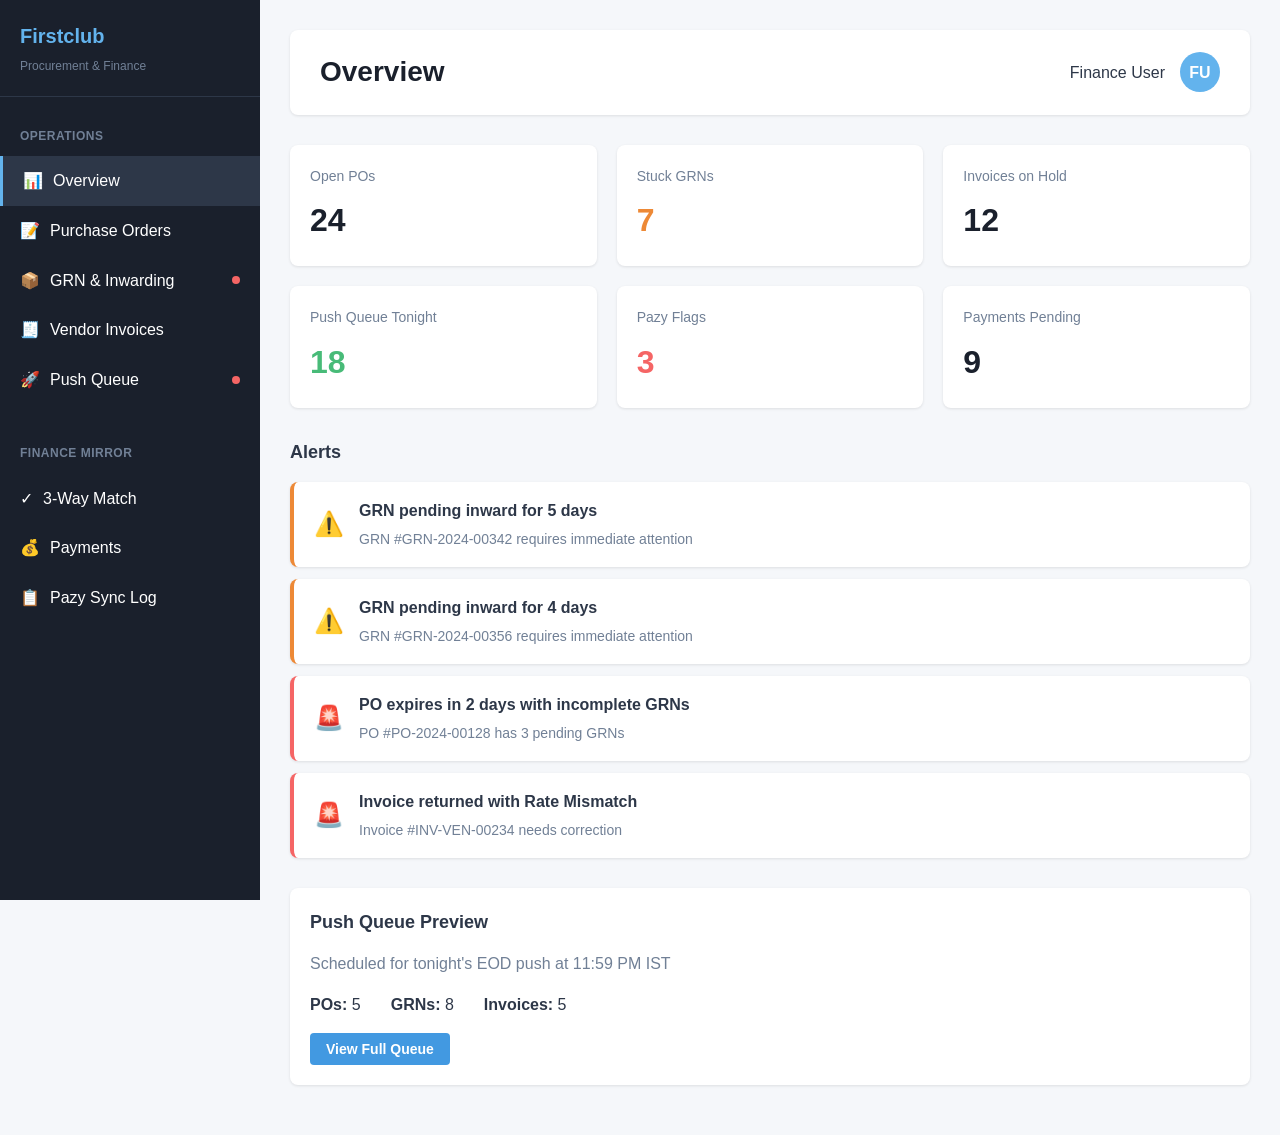
<file: prototype (3).html>
<!DOCTYPE html>
<html lang="en-US">
<head>
    <meta charset="UTF-8">
    <meta name="viewport" content="width=device-width, initial-scale=1.0">
    <title>Firstclub Procurement & Finance Operations System</title>
    <style>
        * {
            margin: 0;
            padding: 0;
            box-sizing: border-box;
        }

        body {
            font-family: -apple-system, BlinkMacSystemFont, 'Segoe UI', Roboto, Oxygen, Ubuntu, Cantarell, sans-serif;
            background: #f5f7fa;
            color: #2d3748;
            line-height: 1.6;
        }

        .container {
            display: flex;
            min-height: 100vh;
        }

        .sidebar {
            width: 260px;
            background: #1a202c;
            color: white;
            padding: 20px 0;
            position: fixed;
            height: 100vh;
            overflow-y: auto;
        }

        .logo {
            padding: 0 20px 20px;
            border-bottom: 1px solid #2d3748;
            margin-bottom: 20px;
        }

        .logo h1 {
            font-size: 20px;
            color: #63b3ed;
        }

        .nav-section {
            margin-bottom: 30px;
        }

        .nav-section-title {
            padding: 10px 20px;
            font-size: 12px;
            text-transform: uppercase;
            color: #718096;
            font-weight: 600;
            letter-spacing: 0.5px;
        }

        .nav-item {
            padding: 12px 20px;
            cursor: pointer;
            transition: all 0.2s;
            display: flex;
            align-items: center;
            justify-content: space-between;
        }

        .nav-item:hover {
            background: #2d3748;
        }

        .nav-item.active {
            background: #2d3748;
            border-left: 3px solid #63b3ed;
        }

        .nav-item-text {
            display: flex;
            align-items: center;
            gap: 10px;
        }

        .dot-indicator {
            width: 8px;
            height: 8px;
            background: #f56565;
            border-radius: 50%;
            animation: pulse 2s infinite;
        }

        @keyframes pulse {
            0%, 100% { opacity: 1; }
            50% { opacity: 0.5; }
        }

        .main-content {
            margin-left: 260px;
            flex: 1;
            padding: 30px;
        }

        .header {
            background: white;
            padding: 20px 30px;
            border-radius: 8px;
            box-shadow: 0 1px 3px rgba(0,0,0,0.1);
            margin-bottom: 30px;
            display: flex;
            justify-content: space-between;
            align-items: center;
        }

        .header h2 {
            font-size: 28px;
            color: #1a202c;
        }

        .user-info {
            display: flex;
            align-items: center;
            gap: 15px;
        }

        .user-avatar {
            width: 40px;
            height: 40px;
            background: #63b3ed;
            border-radius: 50%;
            display: flex;
            align-items: center;
            justify-content: center;
            color: white;
            font-weight: 600;
        }

        .metrics-grid {
            display: grid;
            grid-template-columns: repeat(auto-fit, minmax(280px, 1fr));
            gap: 20px;
            margin-bottom: 30px;
        }

        .metric-card {
            background: white;
            padding: 20px;
            border-radius: 8px;
            box-shadow: 0 1px 3px rgba(0,0,0,0.1);
        }

        .metric-label {
            font-size: 14px;
            color: #718096;
            margin-bottom: 8px;
        }

        .metric-value {
            font-size: 32px;
            font-weight: 700;
            color: #1a202c;
        }

        .alert-section {
            margin-bottom: 30px;
        }

        .alert-card {
            background: white;
            padding: 16px 20px;
            border-radius: 8px;
            box-shadow: 0 1px 3px rgba(0,0,0,0.1);
            margin-bottom: 12px;
            border-left: 4px solid;
            display: flex;
            align-items: center;
            gap: 15px;
        }

        .alert-card.amber {
            border-left-color: #ed8936;
        }

        .alert-card.red {
            border-left-color: #f56565;
        }

        .alert-icon {
            font-size: 24px;
        }

        .filters {
            background: white;
            padding: 20px;
            border-radius: 8px;
            box-shadow: 0 1px 3px rgba(0,0,0,0.1);
            margin-bottom: 20px;
            display: flex;
            gap: 15px;
            flex-wrap: wrap;
            align-items: center;
        }

        .filter-group {
            display: flex;
            flex-direction: column;
            gap: 5px;
        }

        .filter-label {
            font-size: 12px;
            color: #718096;
            font-weight: 600;
        }

        input, select {
            padding: 8px 12px;
            border: 1px solid #cbd5e0;
            border-radius: 4px;
            font-size: 14px;
        }

        .btn {
            padding: 8px 16px;
            border: none;
            border-radius: 4px;
            cursor: pointer;
            font-size: 14px;
            font-weight: 600;
            transition: all 0.2s;
        }

        .btn-primary {
            background: #4299e1;
            color: white;
        }

        .btn-primary:hover {
            background: #3182ce;
        }

        .btn-secondary {
            background: #e2e8f0;
            color: #2d3748;
        }

        .btn-secondary:hover {
            background: #cbd5e0;
        }

        .btn-clear {
            background: transparent;
            color: #718096;
            text-decoration: underline;
        }

        .data-table {
            background: white;
            border-radius: 8px;
            box-shadow: 0 1px 3px rgba(0,0,0,0.1);
            overflow: hidden;
        }

        table {
            width: 100%;
            border-collapse: collapse;
        }

        thead {
            background: #f7fafc;
        }

        th {
            padding: 12px 16px;
            text-align: left;
            font-size: 12px;
            font-weight: 600;
            color: #4a5568;
            text-transform: uppercase;
            letter-spacing: 0.5px;
            border-bottom: 2px solid #e2e8f0;
        }

        td {
            padding: 16px;
            border-bottom: 1px solid #e2e8f0;
            font-size: 14px;
        }

        tr:hover {
            background: #f7fafc;
            cursor: pointer;
        }

        .badge {
            display: inline-block;
            padding: 4px 10px;
            border-radius: 12px;
            font-size: 12px;
            font-weight: 600;
        }

        .badge-green {
            background: #c6f6d5;
            color: #22543d;
        }

        .badge-blue {
            background: #bee3f8;
            color: #2c5282;
        }

        .badge-amber {
            background: #feebc8;
            color: #7c2d12;
        }

        .badge-red {
            background: #fed7d7;
            color: #742a2a;
        }

        .badge-gray {
            background: #e2e8f0;
            color: #2d3748;
        }

        .monospace {
            font-family: 'Courier New', monospace;
            color: #4a5568;
        }

        .modal {
            display: none;
            position: fixed;
            top: 0;
            left: 0;
            width: 100%;
            height: 100%;
            background: rgba(0,0,0,0.5);
            z-index: 1000;
            overflow-y: auto;
        }

        .modal.active {
            display: flex;
            align-items: center;
            justify-content: center;
            padding: 20px;
        }

        .modal-content {
            background: white;
            border-radius: 8px;
            max-width: 900px;
            width: 100%;
            max-height: 90vh;
            overflow-y: auto;
        }

        .modal-header {
            padding: 20px 30px;
            border-bottom: 1px solid #e2e8f0;
            display: flex;
            justify-content: space-between;
            align-items: center;
        }

        .modal-header h3 {
            font-size: 20px;
        }

        .modal-close {
            background: none;
            border: none;
            font-size: 24px;
            cursor: pointer;
            color: #718096;
        }

        .modal-body {
            padding: 30px;
        }

        .detail-section {
            margin-bottom: 30px;
        }

        .detail-section h4 {
            font-size: 16px;
            color: #2d3748;
            margin-bottom: 15px;
            padding-bottom: 10px;
            border-bottom: 2px solid #e2e8f0;
        }

        .detail-grid {
            display: grid;
            grid-template-columns: repeat(2, 1fr);
            gap: 15px;
        }

        .detail-item {
            display: flex;
            flex-direction: column;
            gap: 5px;
        }

        .detail-label {
            font-size: 12px;
            color: #718096;
            font-weight: 600;
        }

        .detail-value {
            font-size: 14px;
            color: #2d3748;
        }

        .line-items-table {
            margin-top: 15px;
        }

        .action-buttons {
            display: flex;
            gap: 10px;
            margin-top: 20px;
        }

        .banner {
            background: #ebf8ff;
            border: 1px solid #bee3f8;
            border-radius: 8px;
            padding: 16px 20px;
            margin-bottom: 20px;
            color: #2c5282;
            display: flex;
            align-items: center;
            gap: 10px;
        }

        .queue-section {
            background: white;
            padding: 20px;
            border-radius: 8px;
            box-shadow: 0 1px 3px rgba(0,0,0,0.1);
            margin-bottom: 20px;
        }

        .queue-section h3 {
            font-size: 18px;
            margin-bottom: 15px;
        }

        .empty-state {
            text-align: center;
            padding: 60px 20px;
            color: #718096;
        }

        .empty-state-icon {
            font-size: 48px;
            margin-bottom: 15px;
        }

        .text-red {
            color: #f56565;
        }

        .text-amber {
            color: #ed8936;
        }

        .text-green {
            color: #48bb78;
        }

        .hidden {
            display: none;
        }

        .loading {
            text-align: center;
            padding: 40px;
            color: #718096;
        }
    </style>
</head>
<body>
    <div class="container">
        <div class="sidebar">
            <div class="logo">
                <h1>Firstclub</h1>
                <p style="font-size: 12px; color: #718096; margin-top: 5px;">Procurement & Finance</p>
            </div>
            <nav>
                <div class="nav-section">
                    <div class="nav-section-title">Operations</div>
                    <div class="nav-item active" data-tab="overview">
                        <div class="nav-item-text">
                            <span>📊</span>
                            <span>Overview</span>
                        </div>
                    </div>
                    <div class="nav-item" data-tab="purchase-orders">
                        <div class="nav-item-text">
                            <span>📝</span>
                            <span>Purchase Orders</span>
                        </div>
                    </div>
                    <div class="nav-item" data-tab="grn-inwarding">
                        <div class="nav-item-text">
                            <span>📦</span>
                            <span>GRN & Inwarding</span>
                        </div>
                        <div class="dot-indicator"></div>
                    </div>
                    <div class="nav-item" data-tab="vendor-invoices">
                        <div class="nav-item-text">
                            <span>🧾</span>
                            <span>Vendor Invoices</span>
                        </div>
                    </div>
                    <div class="nav-item" data-tab="push-queue">
                        <div class="nav-item-text">
                            <span>🚀</span>
                            <span>Push Queue</span>
                        </div>
                        <div class="dot-indicator"></div>
                    </div>
                </div>
                <div class="nav-section">
                    <div class="nav-section-title">Finance Mirror</div>
                    <div class="nav-item" data-tab="three-way-match">
                        <div class="nav-item-text">
                            <span>✓</span>
                            <span>3-Way Match</span>
                        </div>
                    </div>
                    <div class="nav-item" data-tab="payments">
                        <div class="nav-item-text">
                            <span>💰</span>
                            <span>Payments</span>
                        </div>
                    </div>
                    <div class="nav-item" data-tab="pazy-sync-log">
                        <div class="nav-item-text">
                            <span>📋</span>
                            <span>Pazy Sync Log</span>
                        </div>
                    </div>
                </div>
            </nav>
        </div>

        <div class="main-content">
            <!-- Overview Tab -->
            <div id="overview-tab" class="tab-content">
                <div class="header">
                    <h2>Overview</h2>
                    <div class="user-info">
                        <span>Finance User</span>
                        <div class="user-avatar">FU</div>
                    </div>
                </div>

                <div class="metrics-grid">
                    <div class="metric-card">
                        <div class="metric-label">Open POs</div>
                        <div class="metric-value">24</div>
                    </div>
                    <div class="metric-card">
                        <div class="metric-label">Stuck GRNs</div>
                        <div class="metric-value text-amber">7</div>
                    </div>
                    <div class="metric-card">
                        <div class="metric-label">Invoices on Hold</div>
                        <div class="metric-value">12</div>
                    </div>
                    <div class="metric-card">
                        <div class="metric-label">Push Queue Tonight</div>
                        <div class="metric-value text-green">18</div>
                    </div>
                    <div class="metric-card">
                        <div class="metric-label">Pazy Flags</div>
                        <div class="metric-value text-red">3</div>
                    </div>
                    <div class="metric-card">
                        <div class="metric-label">Payments Pending</div>
                        <div class="metric-value">9</div>
                    </div>
                </div>

                <div class="alert-section">
                    <h3 style="margin-bottom: 15px; font-size: 18px;">Alerts</h3>
                    <div class="alert-card amber">
                        <div class="alert-icon">⚠️</div>
                        <div>
                            <strong>GRN pending inward for 5 days</strong>
                            <p style="color: #718096; font-size: 14px; margin-top: 5px;">GRN #GRN-2024-00342 requires immediate attention</p>
                        </div>
                    </div>
                    <div class="alert-card amber">
                        <div class="alert-icon">⚠️</div>
                        <div>
                            <strong>GRN pending inward for 4 days</strong>
                            <p style="color: #718096; font-size: 14px; margin-top: 5px;">GRN #GRN-2024-00356 requires immediate attention</p>
                        </div>
                    </div>
                    <div class="alert-card red">
                        <div class="alert-icon">🚨</div>
                        <div>
                            <strong>PO expires in 2 days with incomplete GRNs</strong>
                            <p style="color: #718096; font-size: 14px; margin-top: 5px;">PO #PO-2024-00128 has 3 pending GRNs</p>
                        </div>
                    </div>
                    <div class="alert-card red">
                        <div class="alert-icon">🚨</div>
                        <div>
                            <strong>Invoice returned with Rate Mismatch</strong>
                            <p style="color: #718096; font-size: 14px; margin-top: 5px;">Invoice #INV-VEN-00234 needs correction</p>
                        </div>
                    </div>
                </div>

                <div class="queue-section">
                    <h3>Push Queue Preview</h3>
                    <p style="color: #718096; margin-bottom: 15px;">Scheduled for tonight's EOD push at 11:59 PM IST</p>
                    <div style="display: flex; gap: 30px; margin-bottom: 15px;">
                        <div><strong>POs:</strong> 5</div>
                        <div><strong>GRNs:</strong> 8</div>
                        <div><strong>Invoices:</strong> 5</div>
                    </div>
                    <button class="btn btn-primary" onclick="showTab('push-queue')">View Full Queue</button>
                </div>
            </div>

            <!-- Purchase Orders Tab -->
            <div id="purchase-orders-tab" class="tab-content hidden">
                <div class="header">
                    <h2>Purchase Orders</h2>
                    <button class="btn btn-primary">+ Create PO</button>
                </div>

                <div class="filters">
                    <div class="filter-group">
                        <label class="filter-label">Search PO</label>
                        <input type="text" placeholder="PO number..." style="width: 200px;">
                    </div>
                    <div class="filter-group">
                        <label class="filter-label">Vendor</label>
                        <select style="width: 180px;">
                            <option>All Vendors</option>
                            <option>Vendor A</option>
                            <option>Vendor B</option>
                            <option>Vendor C</option>
                        </select>
                    </div>
                    <div class="filter-group">
                        <label class="filter-label">Status</label>
                        <select style="width: 150px;">
                            <option>All</option>
                            <option>Active</option>
                            <option>Expired</option>
                        </select>
                    </div>
                    <button class="btn btn-secondary">Apply</button>
                    <button class="btn btn-clear">Clear</button>
                </div>

                <div class="data-table">
                    <table>
                        <thead>
                            <tr>
                                <th>PO Number</th>
                                <th>Vendor</th>
                                <th>Issued</th>
                                <th>Expiry</th>
                                <th>Total</th>
                                <th>Consumed</th>
                                <th>Remaining</th>
                                <th>Utilisation</th>
                                <th>GRNs</th>
                                <th>Pazy Sync</th>
                            </tr>
                        </thead>
                        <tbody id="po-table-body">
                            <tr onclick="openPODetail('PO-2024-00128')">
                                <td class="monospace">PO-2024-00128</td>
                                <td>Vendor A</td>
                                <td>2024-02-15</td>
                                <td class="text-red">2024-04-02</td>
                                <td>₹1,250,000</td>
                                <td>₹1,050,000</td>
                                <td class="text-red">₹200,000</td>
                                <td class="text-amber">84%</td>
                                <td>
                                    <span class="badge badge-amber">PENDING</span> 3
                                </td>
                                <td><span class="badge badge-green">SUCCESS</span></td>
                            </tr>
                            <tr onclick="openPODetail('PO-2024-00135')">
                                <td class="monospace">PO-2024-00135</td>
                                <td>Vendor B</td>
                                <td>2024-03-01</td>
                                <td>2024-05-01</td>
                                <td>₹850,000</td>
                                <td>₹425,000</td>
                                <td>₹425,000</td>
                                <td>50%</td>
                                <td>
                                    <span class="badge badge-blue">PARTIALLY_COMPLETE</span> 2
                                </td>
                                <td><span class="badge badge-green">SUCCESS</span></td>
                            </tr>
                            <tr onclick="openPODetail('PO-2024-00142')">
                                <td class="monospace">PO-2024-00142</td>
                                <td>Vendor C</td>
                                <td>2024-03-15</td>
                                <td>2024-06-15</td>
                                <td>₹2,100,000</td>
                                <td>₹630,000</td>
                                <td>₹1,470,000</td>
                                <td>30%</td>
                                <td>
                                    <span class="badge badge-green">COMPLETE</span> 1
                                </td>
                                <td><span class="badge badge-green">SUCCESS</span></td>
                            </tr>
                        </tbody>
                    </table>
                </div>
            </div>

            <!-- GRN & Inwarding Tab -->
            <div id="grn-inwarding-tab" class="tab-content hidden">
                <div class="header">
                    <h2>GRN & Inwarding</h2>
                    <button class="btn btn-primary">+ Create GRN</button>
                </div>

                <div class="filters">
                    <div class="filter-group">
                        <label class="filter-label">PO</label>
                        <select style="width: 180px;">
                            <option>All POs</option>
                            <option>PO-2024-00128</option>
                            <option>PO-2024-00135</option>
                        </select>
                    </div>
                    <div class="filter-group">
                        <label class="filter-label">Inwarding State</label>
                        <select style="width: 180px;">
                            <option>All</option>
                            <option>Pending</option>
                            <option>Partially Complete</option>
                            <option>Complete</option>
                        </select>
                    </div>
                    <div class="filter-group">
                        <label class="filter-label">Vendor</label>
                        <select style="width: 180px;">
                            <option>All Vendors</option>
                            <option>Vendor A</option>
                            <option>Vendor B</option>
                        </select>
                    </div>
                    <div class="filter-group">
                        <label class="filter-label">Date Range</label>
                        <input type="date" style="width: 150px;">
                    </div>
                    <button class="btn btn-secondary">Apply</button>
                    <button class="btn btn-clear">Clear</button>
                </div>

                <div class="data-table">
                    <table>
                        <thead>
                            <tr>
                                <th>GRN Number</th>
                                <th>PO</th>
                                <th>Vendor</th>
                                <th>Received Date</th>
                                <th>Gross Value</th>
                                <th>RTV Value</th>
                                <th>Net Value</th>
                                <th>Inwarding State</th>
                                <th>Days in Pending</th>
                                <th>Pazy Sync</th>
                            </tr>
                        </thead>
                        <tbody>
                            <tr onclick="openGRNDetail('GRN-2024-00342')">
                                <td class="monospace">GRN-2024-00342</td>
                                <td class="monospace">PO-2024-00128</td>
                                <td>Vendor A</td>
                                <td>2024-03-26</td>
                                <td>₹350,000</td>
                                <td class="text-amber">₹25,000</td>
                                <td>₹325,000</td>
                                <td><span class="badge badge-amber">PENDING</span></td>
                                <td class="text-red">5</td>
                                <td><span class="badge badge-gray">NOT_SENT</span></td>
                            </tr>
                            <tr onclick="openGRNDetail('GRN-2024-00356')">
                                <td class="monospace">GRN-2024-00356</td>
                                <td class="monospace">PO-2024-00128</td>
                                <td>Vendor A</td>
                                <td>2024-03-27</td>
                                <td>₹280,000</td>
                                <td>—</td>
                                <td>₹280,000</td>
                                <td><span class="badge badge-amber">PENDING</span></td>
                                <td class="text-red">4</td>
                                <td><span class="badge badge-gray">NOT_SENT</span></td>
                            </tr>
                            <tr onclick="openGRNDetail('GRN-2024-00371')">
                                <td class="monospace">GRN-2024-00371</td>
                                <td class="monospace">PO-2024-00135</td>
                                <td>Vendor B</td>
                                <td>2024-03-20</td>
                                <td>₹425,000</td>
                                <td class="text-amber">₹50,000</td>
                                <td>₹375,000</td>
                                <td><span class="badge badge-blue">PARTIALLY_COMPLETE</span></td>
                                <td>—</td>
                                <td><span class="badge badge-green">SUCCESS</span></td>
                            </tr>
                            <tr onclick="openGRNDetail('GRN-2024-00385')">
                                <td class="monospace">GRN-2024-00385</td>
                                <td class="monospace">PO-2024-00142</td>
                                <td>Vendor C</td>
                                <td>2024-03-25</td>
                                <td>₹630,000</td>
                                <td>—</td>
                                <td>₹630,000</td>
                                <td><span class="badge badge-green">COMPLETE</span></td>
                                <td>—</td>
                                <td><span class="badge badge-green">SUCCESS</span></td>
                            </tr>
                        </tbody>
                    </table>
                </div>
            </div>

            <!-- Vendor Invoices Tab -->
            <div id="vendor-invoices-tab" class="tab-content hidden">
                <div class="header">
                    <h2>Vendor Invoices</h2>
                    <button class="btn btn-primary">+ Upload Invoice</button>
                </div>

                <div class="filters">
                    <div class="filter-group">
                        <label class="filter-label">Search Invoice</label>
                        <input type="text" placeholder="Invoice number..." style="width: 200px;">
                    </div>
                    <div class="filter-group">
                        <label class="filter-label">Vendor</label>
                        <select style="width: 180px;">
                            <option>All Vendors</option>
                            <option>Vendor A</option>
                            <option>Vendor B</option>
                        </select>
                    </div>
                    <div class="filter-group">
                        <label class="filter-label">Push Status</label>
                        <select style="width: 180px;">
                            <option>All</option>
                            <option>On Hold</option>
                            <option>Queued</option>
                            <option>Pushed</option>
                            <option>Flagged</option>
                            <option>Paid</option>
                        </select>
                    </div>
                    <div class="filter-group">
                        <label class="filter-label">PO</label>
                        <select style="width: 180px;">
                            <option>All POs</option>
                            <option>PO-2024-00128</option>
                        </select>
                    </div>
                    <button class="btn btn-secondary">Apply</button>
                    <button class="btn btn-clear">Clear</button>
                </div>

                <div class="data-table">
                    <table>
                        <thead>
                            <tr>
                                <th>Invoice Number</th>
                                <th>Vendor</th>
                                <th>PO</th>
                                <th>GRN</th>
                                <th>Amount</th>
                                <th>Push Status</th>
                                <th>Hold Reason</th>
                                <th>Pazy Invoice ID</th>
                            </tr>
                        </thead>
                        <tbody>
                            <tr onclick="openInvoiceDetail('INV-VEN-00234')">
                                <td class="monospace">INV-VEN-00234</td>
                                <td>Vendor A</td>
                                <td class="monospace">PO-2024-00128</td>
                                <td>
                                    <span class="monospace">GRN-2024-00342</span>
                                    <span class="badge badge-amber">PENDING</span>
                                </td>
                                <td>₹325,000</td>
                                <td><span class="badge badge-amber">ON HOLD</span></td>
                                <td>GRN pending inward</td>
                                <td>—</td>
                            </tr>
                            <tr onclick="openInvoiceDetail('INV-VEN-00245')">
                                <td class="monospace">INV-VEN-00245</td>
                                <td>Vendor B</td>
                                <td class="monospace">PO-2024-00135</td>
                                <td>
                                    <span class="monospace">GRN-2024-00371</span>
                                    <span class="badge badge-blue">PARTIALLY_COMPLETE</span>
                                </td>
                                <td>₹375,000</td>
                                <td><span class="badge badge-blue">QUEUED</span></td>
                                <td>—</td>
                                <td>—</td>
                            </tr>
                            <tr onclick="openInvoiceDetail('INV-VEN-00251')">
                                <td class="monospace">INV-VEN-00251</td>
                                <td>Vendor C</td>
                                <td class="monospace">PO-2024-00142</td>
                                <td>
                                    <span class="monospace">GRN-2024-00385</span>
                                    <span class="badge badge-green">COMPLETE</span>
                                </td>
                                <td>₹630,000</td>
                                <td><span class="badge badge-green">PUSHED</span></td>
                                <td>—</td>
                                <td class="monospace">PAZ-INV-8821</td>
                            </tr>
                            <tr onclick="openInvoiceDetail('INV-VEN-00258')">
                                <td class="monospace">INV-VEN-00258</td>
                                <td>Vendor A</td>
                                <td class="monospace">PO-2024-00128</td>
                                <td>
                                    <span class="monospace">GRN-2024-00398</span>
                                    <span class="badge badge-green">COMPLETE</span>
                                </td>
                                <td>₹420,000</td>
                                <td><span class="badge badge-red">FLAGGED</span></td>
                                <td>Rate mismatch</td>
                                <td class="monospace">PAZ-INV-8835</td>
                            </tr>
                        </tbody>
                    </table>
                </div>
            </div>

            <!-- Push Queue Tab -->
            <div id="push-queue-tab" class="tab-content hidden">
                <div class="header">
                    <h2>Push Queue</h2>
                    <div>
                        <button class="btn btn-secondary" onclick="alert('Add to queue dialog')">+ Add to Queue</button>
                        <button class="btn btn-primary" onclick="alert('Push now triggered (Finance Admin only)')">Push Now</button>
                    </div>
                </div>

                <div class="banner">
                    <span>ℹ️</span>
                    <span>EOD batch runs automatically at 11:59 PM IST. Add items to ensure they are included tonight.</span>
                </div>

                <div class="data-table">
                    <table>
                        <thead>
                            <tr>
                                <th>Entity Type</th>
                                <th>Reference</th>
                                <th>Vendor</th>
                                <th>Amount</th>
                                <th>Queued At</th>
                                <th>Queued By</th>
                                <th>Status</th>
                                <th>Block Reason</th>
                                <th>Actions</th>
                            </tr>
                        </thead>
                        <tbody>
                            <tr>
                                <td><span class="badge badge-blue">PO</span></td>
                                <td class="monospace">PO-2024-00149</td>
                                <td>Vendor D</td>
                                <td>₹750,000</td>
                                <td>2024-03-30 14:32</td>
                                <td>SYSTEM</td>
                                <td><span class="badge badge-blue">QUEUED</span></td>
                                <td>—</td>
                                <td><button class="btn btn-secondary" style="padding: 4px 8px; font-size: 12px;">Remove</button></td>
                            </tr>
                            <tr>
                                <td><span class="badge badge-green">GRN</span></td>
                                <td class="monospace">GRN-2024-00371</td>
                                <td>Vendor B</td>
                                <td>₹375,000</td>
                                <td>2024-03-30 15:15</td>
                                <td>finance_user</td>
                                <td><span class="badge badge-blue">QUEUED</span></td>
                                <td>—</td>
                                <td><button class="btn btn-secondary" style="padding: 4px 8px; font-size: 12px;">Remove</button></td>
                            </tr>
                            <tr>
                                <td><span class="badge badge-amber">INVOICE</span></td>
                                <td class="monospace">INV-VEN-00245</td>
                                <td>Vendor B</td>
                                <td>₹375,000</td>
                                <td>2024-03-30 15:16</td>
                                <td>finance_user</td>
                                <td><span class="badge badge-blue">QUEUED</span></td>
                                <td>—</td>
                                <td><button class="btn btn-secondary" style="padding: 4px 8px; font-size: 12px;">Remove</button></td>
                            </tr>
                            <tr>
                                <td><span class="badge badge-green">GRN</span></td>
                                <td class="monospace">GRN-2024-00342</td>
                                <td>Vendor A</td>
                                <td>₹325,000</td>
                                <td>2024-03-30 16:00</td>
                                <td>SYSTEM</td>
                                <td><span class="badge badge-red">BLOCKED</span></td>
                                <td>GRN state is PENDING</td>
                                <td>—</td>
                            </tr>
                        </tbody>
                    </table>
                </div>

                <div class="queue-section" style="margin-top: 30px;">
                    <h3>Blocked Items</h3>
                    <p style="color: #718096; margin-bottom: 15px;">Items eligible for push but have specific blockers</p>
                    <div class="data-table">
                        <table>
                            <thead>
                                <tr>
                                    <th>Entity Type</th>
                                    <th>Reference</th>
                                    <th>Block Reason</th>
                                    <th>Resolution</th>
                                </tr>
                            </thead>
                            <tbody>
                                <tr>
                                    <td><span class="badge badge-amber">INVOICE</span></td>
                                    <td class="monospace">INV-VEN-00234</td>
                                    <td>Linked GRN is in PENDING state</td>
                                    <td>Complete GRN inwarding first</td>
                                </tr>
                                <tr>
                                    <td><span class="badge badge-blue">PO</span></td>
                                    <td class="monospace">PO-2024-00156</td>
                                    <td>Vendor not synced to Pazy</td>
                                    <td>Sync vendor master data</td>
                                </tr>
                            </tbody>
                        </table>
                    </div>
                </div>
            </div>

            <!-- 3-Way Match Tab -->
            <div id="three-way-match-tab" class="tab-content hidden">
                <div class="header">
                    <h2>3-Way Match</h2>
                    <div style="font-size: 14px; color: #718096;">Read-only view from Pazy</div>
                </div>

                <div class="data-table">
                    <table>
                        <thead>
                            <tr>
                                <th>Invoice</th>
                                <th>Vendor</th>
                                <th>PO</th>
                                <th>GRN</th>
                                <th>Amount</th>
                                <th>Match Status</th>
                                <th>Pazy Flags</th>
                                <th>Pazy Approval</th>
                                <th>Last Synced</th>
                            </tr>
                        </thead>
                        <tbody>
                            <tr onclick="openMatchDetail('PAZ-INV-8821')">
                                <td>
                                    <div class="monospace">PAZ-INV-8821</div>
                                    <div style="font-size: 12px; color: #718096;">INV-VEN-00251</div>
                                </td>
                                <td>Vendor C</td>
                                <td class="monospace">PO-2024-00142</td>
                                <td class="monospace">GRN-2024-00385</td>
                                <td>₹630,000</td>
                                <td><span class="badge badge-green">Matched</span></td>
                                <td>0</td>
                                <td><span class="badge badge-blue">For Approval</span></td>
                                <td>2024-03-30 18:30</td>
                            </tr>
                            <tr onclick="openMatchDetail('PAZ-INV-8835')">
                                <td>
                                    <div class="monospace">PAZ-INV-8835</div>
                                    <div style="font-size: 12px; color: #718096;">INV-VEN-00258</div>
                                </td>
                                <td>Vendor A</td>
                                <td class="monospace">PO-2024-00128</td>
                                <td class="monospace">GRN-2024-00398</td>
                                <td>₹420,000</td>
                                <td><span class="badge badge-red">Unmatched</span></td>
                                <td class="text-red">3</td>
                                <td><span class="badge badge-gray">Draft</span></td>
                                <td>2024-03-30 19:15</td>
                            </tr>
                            <tr onclick="openMatchDetail('PAZ-INV-8842')">
                                <td>
                                    <div class="monospace">PAZ-INV-8842</div>
                                    <div style="font-size: 12px; color: #718096;">INV-VEN-00265</div>
                                </td>
                                <td>Vendor B</td>
                                <td class="monospace">PO-2024-00135</td>
                                <td class="monospace">GRN-2024-00371</td>
                                <td>₹375,000</td>
                                <td><span class="badge badge-green">Matched</span></td>
                                <td>0</td>
                                <td><span class="badge badge-green">For Payment</span></td>
                                <td>2024-03-30 20:00</td>
                            </tr>
                        </tbody>
                    </table>
                </div>
            </div>

            <!-- Payments Tab -->
            <div id="payments-tab" class="tab-content hidden">
                <div class="header">
                    <h2>Payments</h2>
                    <div style="font-size: 14px; color: #718096;">Read-only view from Pazy</div>
                </div>

                <div class="data-table">
                    <table>
                        <thead>
                            <tr>
                                <th>Invoice</th>
                                <th>Vendor</th>
                                <th>Amount</th>
                                <th>Credit Notes Applied</th>
                                <th>Net Payable</th>
                                <th>Pazy Payment Status</th>
                                <th>Due Date</th>
                                <th>Overdue</th>
                            </tr>
                        </thead>
                        <tbody>
                            <tr>
                                <td class="monospace">PAZ-INV-8821</td>
                                <td>Vendor C</td>
                                <td>₹630,000</td>
                                <td>—</td>
                                <td>₹630,000</td>
                                <td><span class="badge badge-amber">Awaiting payment</span></td>
                                <td>2024-04-15</td>
                                <td>—</td>
                            </tr>
                            <tr>
                                <td class="monospace">PAZ-INV-8842</td>
                                <td>Vendor B</td>
                                <td>₹375,000</td>
                                <td class="text-amber">₹15,000</td>
                                <td>₹360,000</td>
                                <td><span class="badge badge-amber">Awaiting payment</span></td>
                                <td>2024-04-20</td>
                                <td>—</td>
                            </tr>
                            <tr>
                                <td class="monospace">PAZ-INV-8798</td>
                                <td>Vendor A</td>
                                <td>₹485,000</td>
                                <td>—</td>
                                <td>₹485,000</td>
                                <td><span class="badge badge-green">Settled</span></td>
                                <td>2024-03-30</td>
                                <td>—</td>
                            </tr>
                            <tr>
                                <td class="monospace">PAZ-INV-8765</td>
                                <td>Vendor D</td>
                                <td>₹920,000</td>
                                <td>—</td>
                                <td>₹920,000</td>
                                <td><span class="badge badge-amber">Awaiting payment</span></td>
                                <td>2024-03-28</td>
                                <td class="text-red">3 days</td>
                            </tr>
                        </tbody>
                    </table>
                </div>
            </div>

            <!-- Pazy Sync Log Tab -->
            <div id="pazy-sync-log-tab" class="tab-content hidden">
                <div class="header">
                    <h2>Pazy Sync Log</h2>
                    <button class="btn btn-secondary" onclick="alert('Refresh log')">🔄 Refresh</button>
                </div>

                <div class="filters">
                    <div class="filter-group">
                        <label class="filter-label">Entity Type</label>
                        <select style="width: 150px;">
                            <option>All</option>
                            <option>PO</option>
                            <option>GRN</option>
                            <option>Invoice</option>
                        </select>
                    </div>
                    <div class="filter-group">
                        <label class="filter-label">Status</label>
                        <select style="width: 150px;">
                            <option>All</option>
                            <option>Success</option>
                            <option>Failed</option>
                        </select>
                    </div>
                    <div class="filter-group">
                        <label class="filter-label">Date</label>
                        <input type="date" style="width: 150px;">
                    </div>
                    <button class="btn btn-secondary">Apply</button>
                    <button class="btn btn-clear">Clear</button>
                </div>

                <div class="data-table">
                    <table>
                        <thead>
                            <tr>
                                <th>Timestamp</th>
                                <th>Entity Type</th>
                                <th>Entity ID</th>
                                <th>Endpoint</th>
                                <th>HTTP Status</th>
                                <th>Error Code</th>
                                <th>Message</th>
                                <th>Pazy ID Returned</th>
                                <th>Repush Count</th>
                            </tr>
                        </thead>
                        <tbody>
                            <tr>
                                <td>2024-03-30 20:15:32</td>
                                <td><span class="badge badge-amber">INVOICE</span></td>
                                <td class="monospace">INV-VEN-00265</td>
                                <td>/v1.0/invoice</td>
                                <td><span class="badge badge-green">200</span></td>
                                <td>—</td>
                                <td>Success</td>
                                <td class="monospace">PAZ-INV-8842</td>
                                <td>0</td>
                            </tr>
                            <tr>
                                <td>2024-03-30 19:45:18</td>
                                <td><span class="badge badge-green">GRN</span></td>
                                <td class="monospace">GRN-2024-00398</td>
                                <td>/v1.0/procurement/grn</td>
                                <td><span class="badge badge-green">200</span></td>
                                <td>—</td>
                                <td>Success</td>
                                <td class="monospace">PAZ-GRN-5621</td>
                                <td>0</td>
                            </tr>
                            <tr>
                                <td>2024-03-30 19:30:05</td>
                                <td><span class="badge badge-amber">INVOICE</span></td>
                                <td class="monospace">INV-VEN-00258</td>
                                <td>/v1.0/invoice</td>
                                <td><span class="badge badge-green">200</span></td>
                                <td>—</td>
                                <td>Success</td>
                                <td class="monospace">PAZ-INV-8835</td>
                                <td>1</td>
                            </tr>
                            <tr>
                                <td>2024-03-30 18:15:42</td>
                                <td><span class="badge badge-green">GRN</span></td>
                                <td class="monospace">GRN-2024-00385</td>
                                <td>/v1.0/procurement/grn</td>
                                <td><span class="badge badge-green">200</span></td>
                                <td>—</td>
                                <td>Success</td>
                                <td class="monospace">PAZ-GRN-5598</td>
                                <td>0</td>
                            </tr>
                            <tr>
                                <td>2024-03-30 17:45:28</td>
                                <td><span class="badge badge-blue">PO</span></td>
                                <td class="monospace">PO-2024-00149</td>
                                <td>/v1.0/procurement/po</td>
                                <td><span class="badge badge-red">400</span></td>
                                <td>INVALID_GST</td>
                                <td>Vendor GST validation failed</td>
                                <td>—</td>
                                <td>0</td>
                            </tr>
                        </tbody>
                    </table>
                </div>
            </div>
        </div>
    </div>

    <!-- PO Detail Modal -->
    <div id="po-detail-modal" class="modal">
        <div class="modal-content">
            <div class="modal-header">
                <h3>Purchase Order Details</h3>
                <button class="modal-close" onclick="closeModal('po-detail-modal')">&times;</button>
            </div>
            <div class="modal-body">
                <div class="detail-section">
                    <h4>Summary</h4>
                    <div class="detail-grid">
                        <div class="detail-item">
                            <span class="detail-label">PO Number</span>
                            <span class="detail-value monospace">PO-2024-00128</span>
                        </div>
                        <div class="detail-item">
                            <span class="detail-label">Vendor</span>
                            <span class="detail-value">Vendor A</span>
                        </div>
                        <div class="detail-item">
                            <span class="detail-label">Status</span>
                            <span class="badge badge-green">ACTIVE</span>
                        </div>
                        <div class="detail-item">
                            <span class="detail-label">Issued</span>
                            <span class="detail-value">2024-02-15</span>
                        </div>
                        <div class="detail-item">
                            <span class="detail-label">Expiry</span>
                            <span class="detail-value text-red">2024-04-02</span>
                        </div>
                        <div class="detail-item">
                            <span class="detail-label">Total</span>
                            <span class="detail-value">₹1,250,000</span>
                        </div>
                        <div class="detail-item">
                            <span class="detail-label">Consumed</span>
                            <span class="detail-value">₹1,050,000</span>
                        </div>
                        <div class="detail-item">
                            <span class="detail-label">Remaining</span>
                            <span class="detail-value text-red">₹200,000</span>
                        </div>
                        <div class="detail-item">
                            <span class="detail-label">Pazy PO ID</span>
                            <span class="detail-value monospace">PAZ-PO-2341</span>
                        </div>
                        <div class="detail-item">
                            <span class="detail-label">GST</span>
                            <span class="detail-value">18%</span>
                        </div>
                    </div>
                </div>

                <div class="detail-section">
                    <h4>Line Items</h4>
                    <div class="line-items-table">
                        <table>
                            <thead>
                                <tr>
                                    <th>SKU</th>
                                    <th>Ordered Qty</th>
                                    <th>Fulfilled Qty</th>
                                    <th>Remaining Qty</th>
                                    <th>Rate</th>
                                    <th>Line Total</th>
                                </tr>
                            </thead>
                            <tbody>
                                <tr>
                                    <td>SKU-001</td>
                                    <td>1000</td>
                                    <td>850</td>
                                    <td>150</td>
                                    <td>₹500</td>
                                    <td>₹500,000</td>
                                </tr>
                                <tr>
                                    <td>SKU-002</td>
                                    <td>500</td>
                                    <td>450</td>
                                    <td class="text-amber">50</td>
                                    <td>₹750</td>
                                    <td>₹375,000</td>
                                </tr>
                                <tr>
                                    <td>SKU-003</td>
                                    <td>750</td>
                                    <td>750</td>
                                    <td>0</td>
                                    <td>₹500</td>
                                    <td>₹375,000</td>
                                </tr>
                            </tbody>
                        </table>
                    </div>
                </div>

                <div class="detail-section">
                    <h4>Linked GRNs</h4>
                    <div class="line-items-table">
                        <table>
                            <thead>
                                <tr>
                                    <th>GRN Number</th>
                                    <th>Inwarding State</th>
                                    <th>Qty Received</th>
                                    <th>Value</th>
                                    <th>Date</th>
                                    <th>Push Status</th>
                                </tr>
                            </thead>
                            <tbody>
                                <tr>
                                    <td class="monospace">GRN-2024-00342</td>
                                    <td><span class="badge badge-amber">PENDING</span></td>
                                    <td>350</td>
                                    <td>₹325,000</td>
                                    <td>2024-03-26</td>
                                    <td><span class="badge badge-gray">NOT_SENT</span></td>
                                </tr>
                                <tr>
                                    <td class="monospace">GRN-2024-00356</td>
                                    <td><span class="badge badge-amber">PENDING</span></td>
                                    <td>280</td>
                                    <td>₹280,000</td>
                                    <td>2024-03-27</td>
                                    <td><span class="badge badge-gray">NOT_SENT</span></td>
                                </tr>
                                <tr>
                                    <td class="monospace">GRN-2024-00398</td>
                                    <td><span class="badge badge-green">COMPLETE</span></td>
                                    <td>420</td>
                                    <td>₹420,000</td>
                                    <td>2024-03-28</td>
                                    <td><span class="badge badge-green">SUCCESS</span></td>
                                </tr>
                            </tbody>
                        </table>
                    </div>
                </div>

                <div class="detail-section">
                    <h4>Linked Invoices</h4>
                    <div class="line-items-table">
                        <table>
                            <thead>
                                <tr>
                                    <th>Invoice Number</th>
                                    <th>Amount</th>
                                    <th>Push Status</th>
                                    <th>Pazy Invoice ID</th>
                                </tr>
                            </thead>
                            <tbody>
                                <tr>
                                    <td class="monospace">INV-VEN-00234</td>
                                    <td>₹325,000</td>
                                    <td><span class="badge badge-amber">ON HOLD</span></td>
                                    <td>—</td>
                                </tr>
                                <tr>
                                    <td class="monospace">INV-VEN-00258</td>
                                    <td>₹420,000</td>
                                    <td><span class="badge badge-red">FLAGGED</span></td>
                                    <td class="monospace">PAZ-INV-8835</td>
                                </tr>
                            </tbody>
                        </table>
                    </div>
                </div>
            </div>
        </div>
    </div>

    <!-- GRN Detail Modal -->
    <div id="grn-detail-modal" class="modal">
        <div class="modal-content">
            <div class="modal-header">
                <h3>GRN Details</h3>
                <button class="modal-close" onclick="closeModal('grn-detail-modal')">&times;</button>
            </div>
            <div class="modal-body">
                <div class="detail-section">
                    <h4>Summary</h4>
                    <div class="detail-grid">
                        <div class="detail-item">
                            <span class="detail-label">GRN Number</span>
                            <span class="detail-value monospace">GRN-2024-00342</span>
                        </div>
                        <div class="detail-item">
                            <span class="detail-label">PO</span>
                            <span class="detail-value monospace">PO-2024-00128</span>
                        </div>
                        <div class="detail-item">
                            <span class="detail-label">Vendor</span>
                            <span class="detail-value">Vendor A</span>
                        </div>
                        <div class="detail-item">
                            <span class="detail-label">Received Date</span>
                            <span class="detail-value">2024-03-26</span>
                        </div>
                        <div class="detail-item">
                            <span class="detail-label">Gross Value</span>
                            <span class="detail-value">₹350,000</span>
                        </div>
                        <div class="detail-item">
                            <span class="detail-label">RTV Value</span>
                            <span class="detail-value text-amber">₹25,000</span>
                        </div>
                        <div class="detail-item">
                            <span class="detail-label">Net Value</span>
                            <span class="detail-value">₹325,000</span>
                        </div>
                        <div class="detail-item">
                            <span class="detail-label">Inwarding State</span>
                            <span class="badge badge-amber">PENDING</span>
                        </div>
                        <div class="detail-item">
                            <span class="detail-label">Pazy GRN ID</span>
                            <span class="detail-value">—</span>
                        </div>
                    </div>
                </div>

                <div class="detail-section">
                    <h4>Items</h4>
                    <div class="line-items-table">
                        <table>
                            <thead>
                                <tr>
                                    <th>SKU</th>
                                    <th>Ordered Qty</th>
                                    <th>Received Qty</th>
                                    <th>Inwarded Qty</th>
                                    <th>Rate</th>
                                    <th>Total</th>
                                </tr>
                            </thead>
                            <tbody>
                                <tr>
                                    <td>SKU-001</td>
                                    <td>500</td>
                                    <td>450</td>
                                    <td class="text-amber">0</td>
                                    <td>₹500</td>
                                    <td>₹225,000</td>
                                </tr>
                                <tr>
                                    <td>SKU-002</td>
                                    <td>200</td>
                                    <td>200</td>
                                    <td class="text-amber">0</td>
                                    <td>₹500</td>
                                    <td>₹100,000</td>
                                </tr>
                            </tbody>
                        </table>
                    </div>
                </div>

                <div class="detail-section">
                    <h4>RTVs (Returns to Vendor)</h4>
                    <div class="line-items-table">
                        <table>
                            <thead>
                                <tr>
                                    <th>RTV ID</th>
                                    <th>SKU</th>
                                    <th>Qty Returned</th>
                                    <th>Value</th>
                                    <th>Reason</th>
                                    <th>Date</th>
                                </tr>
                            </thead>
                            <tbody>
                                <tr>
                                    <td class="monospace">RTV-001</td>
                                    <td>SKU-001</td>
                                    <td>50</td>
                                    <td class="text-amber">-₹25,000</td>
                                    <td>Quality issues</td>
                                    <td>2024-03-27</td>
                                </tr>
                            </tbody>
                        </table>
                    </div>
                </div>

                <div class="detail-section">
                    <h4>Inwarding Action</h4>
                    <div class="action-buttons">
                        <button class="btn btn-primary" onclick="alert('Mark as Partially Complete - requires qty confirmation')">Mark as Partially Complete</button>
                        <button class="btn btn-primary" onclick="alert('Mark as Complete - all items accepted')">Mark as Complete</button>
                    </div>
                    <p style="color: #718096; margin-top: 10px; font-size: 14px;">
                        Once marked, this GRN will be locked and become eligible for push to Pazy.
                    </p>
                </div>
            </div>
        </div>
    </div>

    <!-- Invoice Detail Modal -->
    <div id="invoice-detail-modal" class="modal">
        <div class="modal-content">
            <div class="modal-header">
                <h3>Invoice Details</h3>
                <button class="modal-close" onclick="closeModal('invoice-detail-modal')">&times;</button>
            </div>
            <div class="modal-body">
                <div class="detail-section">
                    <h4>Summary</h4>
                    <div class="detail-grid">
                        <div class="detail-item">
                            <span class="detail-label">Invoice Number</span>
                            <span class="detail-value monospace">INV-VEN-00234</span>
                        </div>
                        <div class="detail-item">
                            <span class="detail-label">Vendor</span>
                            <span class="detail-value">Vendor A</span>
                        </div>
                        <div class="detail-item">
                            <span class="detail-label">PO</span>
                            <span class="detail-value monospace">PO-2024-00128</span>
                        </div>
                        <div class="detail-item">
                            <span class="detail-label">GRN</span>
                            <span class="detail-value monospace">GRN-2024-00342</span>
                        </div>
                        <div class="detail-item">
                            <span class="detail-label">Amount</span>
                            <span class="detail-value">₹325,000</span>
                        </div>
                        <div class="detail-item">
                            <span class="detail-label">Push Status</span>
                            <span class="badge badge-amber">ON HOLD</span>
                        </div>
                        <div class="detail-item">
                            <span class="detail-label">Pazy Invoice ID</span>
                            <span class="detail-value">—</span>
                        </div>
                    </div>
                </div>

                <div class="detail-section">
                    <h4>Invoice File</h4>
                    <div style="background: #f7fafc; padding: 20px; border-radius: 8px; text-align: center;">
                        <p style="color: #718096; margin-bottom: 10px;">📄 invoice_vendor_a_234.pdf</p>
                        <button class="btn btn-secondary">Preview</button>
                        <button class="btn btn-secondary">Download</button>
                    </div>
                </div>

                <div class="detail-section">
                    <h4>Actions</h4>
                    <div style="background: #fef5e7; padding: 15px; border-radius: 8px; margin-bottom: 15px; border-left: 4px solid #ed8936;">
                        <strong>Waiting for GRN completion</strong>
                        <p style="color: #718096; font-size: 14px; margin-top: 5px;">
                            This invoice cannot be pushed until the linked GRN is marked as PARTIALLY_COMPLETE or COMPLETE.
                        </p>
                    </div>
                    <button class="btn btn-primary" disabled style="opacity: 0.5; cursor: not-allowed;">Add to Queue</button>
                </div>
            </div>
        </div>
    </div>

    <!-- Match Detail Modal -->
    <div id="match-detail-modal" class="modal">
        <div class="modal-content">
            <div class="modal-header">
                <h3>3-Way Match Details</h3>
                <button class="modal-close" onclick="closeModal('match-detail-modal')">&times;</button>
            </div>
            <div class="modal-body">
                <div class="detail-section">
                    <h4>Match Summary</h4>
                    <div class="detail-grid">
                        <div class="detail-item">
                            <span class="detail-label">PO Amount</span>
                            <span class="detail-value">₹1,250,000</span>
                        </div>
                        <div class="detail-item">
                            <span class="detail-label">GRN Net Value</span>
                            <span class="detail-value">₹325,000</span>
                        </div>
                        <div class="detail-item">
                            <span class="detail-label">Invoice Amount</span>
                            <span class="detail-value">₹325,000</span>
                        </div>
                        <div class="detail-item">
                            <span class="detail-label">Overall Match Status</span>
                            <span class="badge badge-green">Matched</span>
                        </div>
                    </div>
                </div>

                <div class="detail-section">
                    <h4>Pazy Flags</h4>
                    <p style="color: #48bb78; margin: 10px 0;">✓ No flags - all checks passed</p>
                </div>

                <div class="detail-section">
                    <h4>Pazy Approval Chain Status</h4>
                    <div class="detail-grid">
                        <div class="detail-item">
                            <span class="detail-label">Current Status</span>
                            <span class="badge badge-blue">For Approval</span>
                        </div>
                        <div class="detail-item">
                            <span class="detail-label">Current Approver</span>
                            <span class="detail-value">Finance Manager</span>
                        </div>
                        <div class="detail-item">
                            <span class="detail-label">Approval Level</span>
                            <span class="detail-value">Level 2 of 3</span>
                        </div>
                        <div class="detail-item">
                            <span class="detail-label">Next Action</span>
                            <span class="detail-value">Pending approval</span>
                        </div>
                    </div>
                </div>
            </div>
        </div>
    </div>

    <script>
        // Navigation
        document.querySelectorAll('.nav-item').forEach(item => {
            item.addEventListener('click', function() {
                const tab = this.getAttribute('data-tab');
                showTab(tab);
            });
        });

        function showTab(tabName) {
            // Update nav items
            document.querySelectorAll('.nav-item').forEach(item => {
                item.classList.remove('active');
                if (item.getAttribute('data-tab') === tabName) {
                    item.classList.add('active');
                }
            });

            // Update tab content
            document.querySelectorAll('.tab-content').forEach(content => {
                content.classList.add('hidden');
            });
            document.getElementById(tabName + '-tab').classList.remove('hidden');
        }

        // Modal functions
        function openPODetail(poNumber) {
            document.getElementById('po-detail-modal').classList.add('active');
        }

        function openGRNDetail(grnNumber) {
            document.getElementById('grn-detail-modal').classList.add('active');
        }

        function openInvoiceDetail(invoiceNumber) {
            document.getElementById('invoice-detail-modal').classList.add('active');
        }

        function openMatchDetail(pazyInvoiceId) {
            document.getElementById('match-detail-modal').classList.add('active');
        }

        function closeModal(modalId) {
            document.getElementById(modalId).classList.remove('active');
        }

        // Close modal when clicking outside
        window.addEventListener('click', function(e) {
            if (e.target.classList.contains('modal')) {
                e.target.classList.remove('active');
            }
        });

        // Initialize - show overview tab
        showTab('overview');

        // Simulate real-time updates
        setInterval(() => {
            // Update metric values randomly for demo
            const metrics = document.querySelectorAll('.metric-value');
            // This is just for demo - in real app, would fetch from backend
        }, 30000);
    </script>
</body>
</html>
</file>
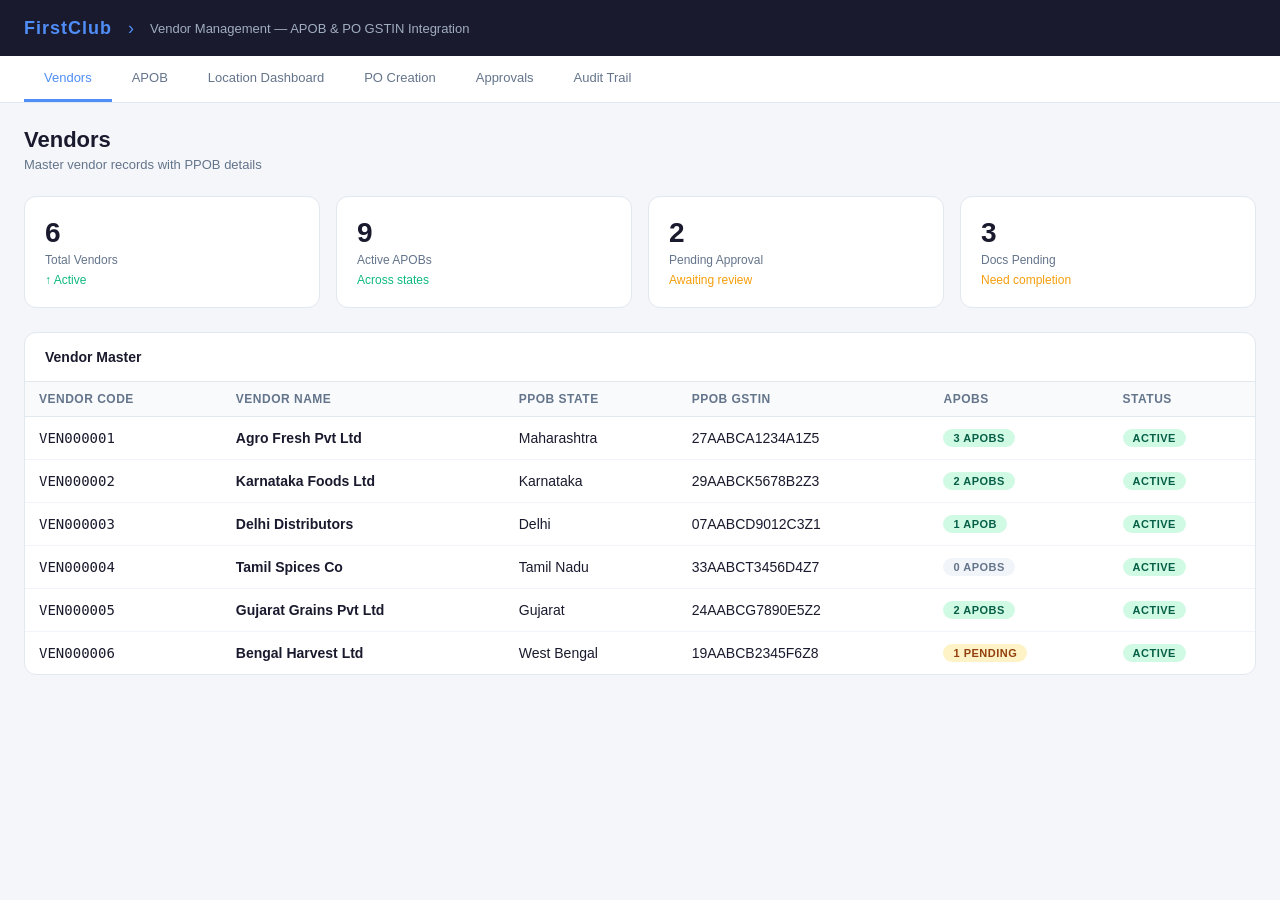
<file: prototype (5).html>
<!DOCTYPE html>
<html lang="en-US">
<head>
<meta charset="UTF-8">
<meta name="viewport" content="width=device-width, initial-scale=1.0">
<title>APOB Management & PO GSTIN Integration</title>
<style>
  * { box-sizing: border-box; margin: 0; padding: 0; }
  body { font-family: -apple-system, BlinkMacSystemFont, 'Segoe UI', Roboto, sans-serif; background: #f4f6f9; color: #1a1a2e; font-size: 14px; }
  .app-header { background: #1a1a2e; color: white; padding: 0 24px; display: flex; align-items: center; height: 56px; gap: 16px; }
  .app-header .logo { font-weight: 700; font-size: 18px; color: #4f8ef7; letter-spacing: 1px; }
  .app-header .module-name { color: #a0aec0; font-size: 13px; }
  .nav-tabs { background: white; border-bottom: 1px solid #e2e8f0; padding: 0 24px; display: flex; gap: 0; }
  .nav-tab { padding: 14px 20px; cursor: pointer; border-bottom: 3px solid transparent; font-size: 13px; font-weight: 500; color: #64748b; transition: all 0.2s; white-space: nowrap; }
  .nav-tab:hover { color: #4f8ef7; }
  .nav-tab.active { color: #4f8ef7; border-bottom-color: #4f8ef7; }
  .page { display: none; padding: 24px; max-width: 1400px; margin: 0 auto; }
  .page.active { display: block; }
  .page-header { display: flex; justify-content: space-between; align-items: center; margin-bottom: 24px; }
  .page-title { font-size: 22px; font-weight: 700; color: #1a1a2e; }
  .page-subtitle { color: #64748b; font-size: 13px; margin-top: 4px; }
  .btn { padding: 9px 18px; border-radius: 8px; border: none; cursor: pointer; font-size: 13px; font-weight: 500; transition: all 0.2s; display: inline-flex; align-items: center; gap: 6px; }
  .btn-primary { background: #4f8ef7; color: white; }
  .btn-primary:hover { background: #3b7de8; }
  .btn-secondary { background: white; color: #374151; border: 1px solid #d1d5db; }
  .btn-secondary:hover { background: #f9fafb; }
  .btn-success { background: #10b981; color: white; }
  .btn-success:hover { background: #059669; }
  .btn-danger { background: #ef4444; color: white; }
  .btn-danger:hover { background: #dc2626; }
  .btn-warning { background: #f59e0b; color: white; }
  .btn-sm { padding: 5px 12px; font-size: 12px; }
  .card { background: white; border-radius: 12px; border: 1px solid #e2e8f0; overflow: hidden; }
  .card-header { padding: 16px 20px; border-bottom: 1px solid #e2e8f0; display: flex; justify-content: space-between; align-items: center; }
  .card-body { padding: 20px; }
  .badge { display: inline-flex; align-items: center; padding: 3px 10px; border-radius: 20px; font-size: 11px; font-weight: 600; text-transform: uppercase; letter-spacing: 0.5px; }
  .badge-active { background: #d1fae5; color: #065f46; }
  .badge-inactive { background: #fee2e2; color: #991b1b; }
  .badge-pending { background: #fef3c7; color: #92400e; }
  .badge-rejected { background: #fce7f3; color: #9d174d; }
  .badge-ppob { background: #dbeafe; color: #1e40af; }
  .badge-apob { background: #ede9fe; color: #5b21b6; }
  table { width: 100%; border-collapse: collapse; }
  th { background: #f8fafc; padding: 10px 14px; text-align: left; font-size: 12px; font-weight: 600; color: #64748b; text-transform: uppercase; letter-spacing: 0.5px; border-bottom: 1px solid #e2e8f0; }
  td { padding: 12px 14px; border-bottom: 1px solid #f1f5f9; vertical-align: middle; }
  tr:last-child td { border-bottom: none; }
  tr:hover td { background: #f8fafc; }
  .form-group { margin-bottom: 18px; }
  .form-label { display: block; font-size: 12px; font-weight: 600; color: #374151; margin-bottom: 6px; text-transform: uppercase; letter-spacing: 0.4px; }
  .form-label .required { color: #ef4444; margin-left: 3px; }
  .form-control { width: 100%; padding: 9px 12px; border: 1px solid #d1d5db; border-radius: 8px; font-size: 13px; color: #1a1a2e; transition: border-color 0.2s; background: white; }
  .form-control:focus { outline: none; border-color: #4f8ef7; box-shadow: 0 0 0 3px rgba(79,142,247,0.1); }
  .form-control:read-only { background: #f9fafb; color: #6b7280; cursor: not-allowed; }
  .form-grid { display: grid; grid-template-columns: 1fr 1fr; gap: 18px; }
  .form-grid-3 { display: grid; grid-template-columns: 1fr 1fr 1fr; gap: 18px; }
  .span-2 { grid-column: span 2; }
  .alert { padding: 12px 16px; border-radius: 8px; margin-bottom: 16px; font-size: 13px; display: flex; align-items: flex-start; gap: 8px; }
  .alert-info { background: #eff6ff; border: 1px solid #bfdbfe; color: #1e40af; }
  .alert-warning { background: #fffbeb; border: 1px solid #fde68a; color: #92400e; }
  .alert-error { background: #fef2f2; border: 1px solid #fecaca; color: #991b1b; }
  .alert-success { background: #f0fdf4; border: 1px solid #bbf7d0; color: #065f46; }
  .modal-overlay { display: none; position: fixed; inset: 0; background: rgba(0,0,0,0.5); z-index: 1000; justify-content: center; align-items: center; padding: 20px; }
  .modal-overlay.active { display: flex; }
  .modal { background: white; border-radius: 16px; width: 100%; max-width: 800px; max-height: 90vh; overflow-y: auto; box-shadow: 0 20px 60px rgba(0,0,0,0.2); }
  .modal-header { padding: 20px 24px; border-bottom: 1px solid #e2e8f0; display: flex; justify-content: space-between; align-items: center; position: sticky; top: 0; background: white; z-index: 10; }
  .modal-title { font-size: 18px; font-weight: 700; }
  .modal-body { padding: 24px; }
  .modal-footer { padding: 16px 24px; border-top: 1px solid #e2e8f0; display: flex; justify-content: flex-end; gap: 10px; background: #f8fafc; }
  .close-btn { background: none; border: none; cursor: pointer; color: #6b7280; font-size: 20px; padding: 4px; line-height: 1; }
  .close-btn:hover { color: #1a1a2e; }
  .step-indicator { display: flex; align-items: center; margin-bottom: 28px; }
  .step { display: flex; align-items: center; gap: 8px; }
  .step-num { width: 28px; height: 28px; border-radius: 50%; display: flex; align-items: center; justify-content: center; font-size: 12px; font-weight: 700; flex-shrink: 0; }
  .step.active .step-num { background: #4f8ef7; color: white; }
  .step.done .step-num { background: #10b981; color: white; }
  .step.inactive .step-num { background: #e2e8f0; color: #94a3b8; }
  .step-label { font-size: 12px; font-weight: 600; color: #64748b; }
  .step.active .step-label { color: #4f8ef7; }
  .step.done .step-label { color: #10b981; }
  .step-line { flex: 1; height: 2px; background: #e2e8f0; margin: 0 8px; }
  .step-line.done { background: #10b981; }
  .section-title { font-size: 14px; font-weight: 700; color: #374151; margin-bottom: 16px; padding-bottom: 8px; border-bottom: 2px solid #f1f5f9; }
  .file-upload { border: 2px dashed #d1d5db; border-radius: 8px; padding: 20px; text-align: center; cursor: pointer; transition: all 0.2s; position: relative; }
  .file-upload:hover { border-color: #4f8ef7; background: #eff6ff; }
  .file-upload input { position: absolute; inset: 0; opacity: 0; cursor: pointer; }
  .file-upload-label { font-size: 13px; color: #6b7280; }
  .file-upload-label span { color: #4f8ef7; font-weight: 600; }
  .file-uploaded { border-color: #10b981; background: #f0fdf4; }
  .file-uploaded .file-upload-label { color: #065f46; }
  .doc-chip { display: inline-flex; align-items: center; gap: 4px; padding: 3px 10px; border-radius: 20px; font-size: 11px; font-weight: 600; margin: 2px; }
  .doc-chip.present { background: #d1fae5; color: #065f46; }
  .doc-chip.missing { background: #fee2e2; color: #991b1b; }
  .amber-indicator { display: inline-flex; align-items: center; gap: 4px; color: #92400e; font-size: 12px; font-weight: 600; }
  .amber-dot { width: 8px; height: 8px; border-radius: 50%; background: #f59e0b; }
  .vendor-card { border: 1px solid #e2e8f0; border-radius: 12px; margin-bottom: 12px; overflow: hidden; }
  .vendor-card-header { padding: 16px 20px; background: #f8fafc; display: flex; justify-content: space-between; align-items: center; cursor: pointer; transition: background 0.2s; }
  .vendor-card-header:hover { background: #f1f5f9; }
  .vendor-card-body { display: none; }
  .vendor-card-body.expanded { display: block; }
  .expand-icon { transition: transform 0.2s; font-size: 16px; color: #64748b; }
  .expand-icon.expanded { transform: rotate(180deg); }
  .filter-bar { display: flex; gap: 12px; margin-bottom: 20px; flex-wrap: wrap; align-items: center; }
  .search-input { padding: 9px 12px 9px 36px; border: 1px solid #d1d5db; border-radius: 8px; font-size: 13px; width: 260px; background: white url("data:image/svg+xml,%3Csvg xmlns='http://www.w3.org/2000/svg' width='16' height='16' viewBox='0 0 24 24' fill='none' stroke='%239ca3af' stroke-width='2' stroke-linecap='round' stroke-linejoin='round'%3E%3Ccircle cx='11' cy='11' r='8'/%3E%3Cpath d='m21 21-4.35-4.35'/%3E%3C/svg%3E") no-repeat 10px center; }
  .search-input:focus { outline: none; border-color: #4f8ef7; }
  .filter-select { padding: 9px 12px; border: 1px solid #d1d5db; border-radius: 8px; font-size: 13px; background: white; color: #374151; cursor: pointer; }
  .stats-grid { display: grid; grid-template-columns: repeat(4, 1fr); gap: 16px; margin-bottom: 24px; }
  .stat-card { background: white; border-radius: 12px; padding: 20px; border: 1px solid #e2e8f0; }
  .stat-value { font-size: 28px; font-weight: 700; color: #1a1a2e; }
  .stat-label { font-size: 12px; color: #64748b; margin-top: 4px; font-weight: 500; }
  .stat-change { font-size: 12px; color: #10b981; margin-top: 6px; }
  .validation-row { padding: 8px 12px; border-radius: 6px; margin-bottom: 6px; font-size: 12px; display: flex; gap: 8px; align-items: flex-start; }
  .validation-row.error { background: #fef2f2; color: #991b1b; }
  .validation-row.success { background: #f0fdf4; color: #065f46; }
  .progress-bar { height: 6px; background: #e2e8f0; border-radius: 3px; overflow: hidden; margin-top: 8px; }
  .progress-fill { height: 100%; background: #4f8ef7; border-radius: 3px; transition: width 0.3s; }
  .tooltip { position: relative; }
  .approval-section { background: #f8fafc; border-radius: 8px; padding: 16px; margin-bottom: 16px; }
  .info-row { display: flex; gap: 8px; margin-bottom: 8px; }
  .info-label { font-size: 12px; color: #64748b; font-weight: 500; min-width: 140px; }
  .info-value { font-size: 13px; color: #1a1a2e; font-weight: 500; }
  select option:disabled { color: #9ca3af; }
  .po-gstin-result { background: linear-gradient(135deg, #eff6ff, #f0fdf4); border: 1px solid #bfdbfe; border-radius: 10px; padding: 16px; margin-top: 16px; }
  .po-gstin-label { font-size: 11px; font-weight: 600; color: #64748b; text-transform: uppercase; letter-spacing: 0.5px; }
  .po-gstin-value { font-size: 20px; font-weight: 700; color: #1e40af; margin-top: 4px; letter-spacing: 1px; }
  .tab-content { display: none; }
  .tab-content.active { display: block; }
  .empty-state { text-align: center; padding: 60px 20px; color: #94a3b8; }
  .empty-state-icon { font-size: 48px; margin-bottom: 12px; }
  .empty-state-text { font-size: 15px; font-weight: 600; color: #64748b; }
  .empty-state-sub { font-size: 13px; margin-top: 6px; }
</style>
</head>
<body>

<div class="app-header">
  <div class="logo">FirstClub</div>
  <div style="color:#4f8ef7;font-size:18px;">›</div>
  <div class="module-name">Vendor Management — APOB & PO GSTIN Integration</div>
</div>

<div class="nav-tabs">
  <div class="nav-tab active" onclick="switchPage('vendors')">Vendors</div>
  <div class="nav-tab" onclick="switchPage('apob')">APOB</div>
  <div class="nav-tab" onclick="switchPage('dashboard')">Location Dashboard</div>
  <div class="nav-tab" onclick="switchPage('po')">PO Creation</div>
  <div class="nav-tab" onclick="switchPage('approvals')">Approvals</div>
  <div class="nav-tab" onclick="switchPage('audit')">Audit Trail</div>
</div>

<!-- VENDORS PAGE -->
<div id="page-vendors" class="page active">
  <div class="page-header">
    <div>
      <div class="page-title">Vendors</div>
      <div class="page-subtitle">Master vendor records with PPOB details</div>
    </div>
  </div>
  <div class="stats-grid">
    <div class="stat-card"><div class="stat-value">6</div><div class="stat-label">Total Vendors</div><div class="stat-change">↑ Active</div></div>
    <div class="stat-card"><div class="stat-value">9</div><div class="stat-label">Active APOBs</div><div class="stat-change">Across states</div></div>
    <div class="stat-card"><div class="stat-value">2</div><div class="stat-label">Pending Approval</div><div class="stat-change" style="color:#f59e0b;">Awaiting review</div></div>
    <div class="stat-card"><div class="stat-value">3</div><div class="stat-label">Docs Pending</div><div class="stat-change" style="color:#f59e0b;">Need completion</div></div>
  </div>
  <div class="card">
    <div class="card-header"><span style="font-weight:600;">Vendor Master</span></div>
    <table>
      <thead><tr><th>Vendor Code</th><th>Vendor Name</th><th>PPOB State</th><th>PPOB GSTIN</th><th>APOBs</th><th>Status</th></tr></thead>
      <tbody>
        <tr><td><code>VEN000001</code></td><td><strong>Agro Fresh Pvt Ltd</strong></td><td>Maharashtra</td><td>27AABCA1234A1Z5</td><td><span class="badge badge-active">3 APOBs</span></td><td><span class="badge badge-active">Active</span></td></tr>
        <tr><td><code>VEN000002</code></td><td><strong>Karnataka Foods Ltd</strong></td><td>Karnataka</td><td>29AABCK5678B2Z3</td><td><span class="badge badge-active">2 APOBs</span></td><td><span class="badge badge-active">Active</span></td></tr>
        <tr><td><code>VEN000003</code></td><td><strong>Delhi Distributors</strong></td><td>Delhi</td><td>07AABCD9012C3Z1</td><td><span class="badge badge-active">1 APOB</span></td><td><span class="badge badge-active">Active</span></td></tr>
        <tr><td><code>VEN000004</code></td><td><strong>Tamil Spices Co</strong></td><td>Tamil Nadu</td><td>33AABCT3456D4Z7</td><td><span class="badge" style="background:#f1f5f9;color:#64748b;">0 APOBs</span></td><td><span class="badge badge-active">Active</span></td></tr>
        <tr><td><code>VEN000005</code></td><td><strong>Gujarat Grains Pvt Ltd</strong></td><td>Gujarat</td><td>24AABCG7890E5Z2</td><td><span class="badge badge-active">2 APOBs</span></td><td><span class="badge badge-active">Active</span></td></tr>
        <tr><td><code>VEN000006</code></td><td><strong>Bengal Harvest Ltd</strong></td><td>West Bengal</td><td>19AABCB2345F6Z8</td><td><span class="badge badge-pending">1 Pending</span></td><td><span class="badge badge-active">Active</span></td></tr>
      </tbody>
    </table>
  </div>
</div>

<!-- APOB PAGE -->
<div id="page-apob" class="page">
  <div class="page-header">
    <div>
      <div class="page-title">APOB Management</div>
      <div class="page-subtitle">Manage Additional Place of Business records for vendors</div>
    </div>
    <div style="display:flex;gap:10px;">
      <button class="btn btn-secondary" onclick="openBulkUpload()">⬆ Bulk Upload</button>
      <button class="btn btn-primary" onclick="openAddAPOB()">+ Add APOB</button>
    </div>
  </div>

  <div class="filter-bar">
    <input type="text" class="search-input" placeholder="Search vendor, state, GSTIN..." oninput="filterAPOBTable(this.value)" id="apobSearch">
    <select class="filter-select" onchange="filterAPOBState(this.value)">
      <option value="">All States</option>
      <option>Maharashtra</option><option>Karnataka</option><option>Delhi</option>
      <option>Tamil Nadu</option><option>Gujarat</option><option>West Bengal</option>
      <option>Rajasthan</option><option>Uttar Pradesh</option>
    </select>
    <select class="filter-select" onchange="filterAPOBStatus(this.value)">
      <option value="">All Statuses</option>
      <option>Active</option><option>Inactive</option><option>Pending Approval</option><option>Rejected</option>
    </select>
    <select class="filter-select">
      <option value="">All Documents</option>
      <option>Complete</option><option>Documents Pending</option>
    </select>
  </div>

  <div class="card">
    <table id="apobTable">
      <thead>
        <tr>
          <th>Vendor</th><th>State / City</th><th>Billing Entity</th><th>GSTIN</th>
          <th>Bank</th><th>Documents</th><th>Status</th><th>Actions</th>
        </tr>
      </thead>
      <tbody id="apobTableBody"></tbody>
    </table>
  </div>
</div>

<!-- LOCATION DASHBOARD -->
<div id="page-dashboard" class="page">
  <div class="page-header">
    <div>
      <div class="page-title">Location Dashboard</div>
      <div class="page-subtitle">Vendor × State × Location billing footprint — read only view</div>
    </div>
  </div>
  <div class="filter-bar">
    <input type="text" class="search-input" placeholder="Search by vendor, code, or GSTIN..." id="dashSearch" oninput="filterDashboard(this.value)">
    <select class="filter-select" id="dashStateFilter" onchange="filterDashboard()">
      <option value="">All States</option>
      <option>Maharashtra</option><option>Karnataka</option><option>Delhi</option>
      <option>Tamil Nadu</option><option>Gujarat</option><option>West Bengal</option>
    </select>
    <select class="filter-select" id="dashDocFilter" onchange="filterDashboard()">
      <option value="">Document Status</option>
      <option>Complete</option><option>Documents Pending</option>
    </select>
    <select class="filter-select" id="dashStatusFilter" onchange="filterDashboard()">
      <option value="">All Statuses</option>
      <option>Active</option><option>Inactive</option>
    </select>
  </div>
  <div id="dashboardCards"></div>
</div>

<!-- PO CREATION -->
<div id="page-po" class="page">
  <div class="page-header">
    <div>
      <div class="page-title">Purchase Order Creation</div>
      <div class="page-subtitle">GSTIN auto-resolved based on vendor city selection</div>
    </div>
  </div>
  <div style="display:grid;grid-template-columns:1fr 1fr;gap:24px;">
    <div class="card">
      <div class="card-header"><span style="font-weight:600;">New Purchase Order</span></div>
      <div class="card-body">
        <div class="form-group">
          <label class="form-label">Vendor <span class="required">*</span></label>
          <select class="form-control" id="poVendor" onchange="onPOVendorChange()">
            <option value="">— Select Vendor —</option>
            <option value="VEN000001">Agro Fresh Pvt Ltd (VEN000001)</option>
            <option value="VEN000002">Karnataka Foods Ltd (VEN000002)</option>
            <option value="VEN000003">Delhi Distributors (VEN000003)</option>
            <option value="VEN000004">Tamil Spices Co (VEN000004)</option>
            <option value="VEN000005">Gujarat Grains Pvt Ltd (VEN000005)</option>
            <option value="VEN000006">Bengal Harvest Ltd (VEN000006)</option>
          </select>
        </div>
        <div class="form-grid">
          <div class="form-group">
            <label class="form-label">Vendor City <span class="required">*</span></label>
            <select class="form-control" id="poCity" onchange="onPOCityChange()">
              <option value="">— Select City —</option>
            </select>
          </div>
          <div class="form-group">
            <label class="form-label">State (Auto-filled)</label>
            <input type="text" class="form-control" id="poState" readonly placeholder="Auto-populates from city">
          </div>
        </div>
        <div id="poGstinBlock" style="display:none;">
          <div class="po-gstin-result">
            <div class="po-gstin-label">Resolved Vendor GSTIN</div>
            <div class="po-gstin-value" id="poResolvedGstin">—</div>
            <div id="poGstinSource" style="font-size:12px;color:#64748b;margin-top:6px;"></div>
          </div>
        </div>
        <div id="poGstinError" class="alert alert-error" style="display:none;"></div>
        <hr style="margin:20px 0;border:none;border-top:1px solid #f1f5f9;">
        <div class="form-group">
          <label class="form-label">Warehouse (Firstclub) <span class="required">*</span></label>
          <select class="form-control" id="poWarehouse" onchange="onWarehouseChange()">
            <option value="">— Select Warehouse —</option>
            <option value="WH-MUM">Mumbai Warehouse — GSTIN: 27AABCF0001W1Z5</option>
            <option value="WH-BLR">Bangalore Warehouse — GSTIN: 29AABCF0002W2Z3</option>
            <option value="WH-DEL">Delhi Warehouse — GSTIN: 07AABCF0003W3Z1</option>
            <option value="WH-CHN">Chennai Warehouse — GSTIN: 33AABCF0004W4Z7</option>
          </select>
        </div>
        <div class="form-group" style="display:none;" id="firstclubGstinBlock">
          <label class="form-label">Firstclub GSTIN (from warehouse)</label>
          <input type="text" class="form-control" id="firstclubGstin" readonly>
        </div>
        <div class="form-grid">
          <div class="form-group">
            <label class="form-label">PO Number <span class="required">*</span></label>
            <input type="text" class="form-control" value="PO-2024-0821" readonly>
          </div>
          <div class="form-group">
            <label class="form-label">PO Date <span class="required">*</span></label>
            <input type="date" class="form-control" id="poDate">
          </div>
        </div>
        <div class="form-group">
          <label class="form-label">Item Description <span class="required">*</span></label>
          <input type="text" class="form-control" placeholder="e.g., Fresh Vegetables — 500 kg">
        </div>
        <div class="form-grid">
          <div class="form-group">
            <label class="form-label">Quantity</label>
            <input type="number" class="form-control" placeholder="0">
          </div>
          <div class="form-group">
            <label class="form-label">Unit Price (₹)</label>
            <input type="number" class="form-control" placeholder="0.00">
          </div>
        </div>
        <button class="btn btn-primary" style="width:100%;margin-top:8px;" onclick="submitPO()">Create Purchase Order</button>
      </div>
    </div>
    <div>
      <div class="card" style="margin-bottom:16px;">
        <div class="card-header"><span style="font-weight:600;">GSTIN Resolution Logic</span></div>
        <div class="card-body" style="font-size:13px;line-height:1.8;color:#374151;">
          <div style="background:#f8fafc;border-radius:8px;padding:14px;font-family:monospace;font-size:12px;color:#374151;line-height:1.9;">
            <div style="color:#6b7280;">1. Look up PPOB for vendor in resolved state</div>
            <div style="padding-left:16px;color:#10b981;">→ If found & Active: use PPOB GSTIN</div>
            <div style="color:#6b7280;margin-top:6px;">2. If no active PPOB: look up APOB</div>
            <div style="padding-left:16px;color:#10b981;">→ If found & Active: use APOB GSTIN</div>
            <div style="color:#6b7280;margin-top:6px;">3. If neither found:</div>
            <div style="padding-left:16px;color:#ef4444;">→ Block PO creation with error</div>
          </div>
          <div class="alert alert-info" style="margin-top:14px;">
            <span>ℹ</span> The resolved GSTIN is read-only. To update, edit the APOB record in Vendor Management.
          </div>
        </div>
      </div>
      <div class="card">
        <div class="card-header"><span style="font-weight:600;">Recent Purchase Orders</span></div>
        <table>
          <thead><tr><th>PO Number</th><th>Vendor</th><th>State</th><th>Vendor GSTIN</th></tr></thead>
          <tbody>
            <tr><td><code>PO-2024-0820</code></td><td>Agro Fresh</td><td>Karnataka</td><td style="font-size:11px;">29AABCA1234A1Z3</td></tr>
            <tr><td><code>PO-2024-0819</code></td><td>Gujarat Grains</td><td>Delhi</td><td style="font-size:11px;">07AABCG7890E5Z4</td></tr>
            <tr><td><code>PO-2024-0818</code></td><td>Karnataka Foods</td><td>Maharashtra</td><td style="font-size:11px;">27AABCK5678B2Z5</td></tr>
          </tbody>
        </table>
      </div>
    </div>
  </div>
</div>

<!-- APPROVALS PAGE -->
<div id="page-approvals" class="page">
  <div class="page-header">
    <div>
      <div class="page-title">Approval Queue</div>
      <div class="page-subtitle">Review and approve APOB records — Procurement team only</div>
    </div>
  </div>
  <div id="approvalsList"></div>
</div>

<!-- AUDIT TRAIL PAGE -->
<div id="page-audit" class="page">
  <div class="page-header">
    <div>
      <div class="page-title">Audit Trail</div>
      <div class="page-subtitle">Immutable record of all actions on APOB records</div>
    </div>
  </div>
  <div class="filter-bar">
    <input type="text" class="search-input" placeholder="Search by vendor or action...">
    <select class="filter-select">
      <option value="">All Actions</option>
      <option>APOB Created</option><option>Field Edited</option><option>Approved</option>
      <option>Rejected</option><option>Activated</option><option>Deactivated</option>
      <option>Document Uploaded</option>
    </select>
  </div>
  <div class="card">
    <table>
      <thead><tr><th>Timestamp</th><th>Action</th><th>Vendor / APOB</th><th>Actor</th><th>Details</th></tr></thead>
      <tbody id="auditTableBody"></tbody>
    </table>
  </div>
</div>

<!-- ADD APOB MODAL -->
<div class="modal-overlay" id="addAPOBModal">
  <div class="modal">
    <div class="modal-header">
      <div class="modal-title">Add New APOB</div>
      <button class="close-btn" onclick="closeModal('addAPOBModal')">✕</button>
    </div>
    <div class="modal-body">
      <div class="step-indicator" id="stepIndicator"></div>
      <div id="stepContent"></div>
    </div>
    <div class="modal-footer">
      <button class="btn btn-secondary" id="btnBack" onclick="apobStepBack()" style="display:none;">← Back</button>
      <button class="btn btn-secondary" onclick="closeModal('addAPOBModal')">Cancel</button>
      <button class="btn btn-primary" id="btnNext" onclick="apobStepNext()">Next →</button>
    </div>
  </div>
</div>

<!-- BULK UPLOAD MODAL -->
<div class="modal-overlay" id="bulkUploadModal">
  <div class="modal" style="max-width:700px;">
    <div class="modal-header">
      <div class="modal-title">Bulk Upload APOBs via CSV</div>
      <button class="close-btn" onclick="closeModal('bulkUploadModal')">✕</button>
    </div>
    <div class="modal-body" id="bulkUploadBody">
      <div class="alert alert-info"><span>ℹ</span> Download the CSV template, fill in vendor APOB data, then upload. Documents must be uploaded individually after.</div>
      <div style="margin-bottom:20px;">
        <button class="btn btn-secondary" onclick="downloadTemplate()">⬇ Download CSV Template</button>
      </div>
      <div class="form-group">
        <label class="form-label">Upload CSV File <span class="required">*</span></label>
        <div class="file-upload" id="csvUploadArea" onclick="simulateCSVUpload()">
          <input type="file" accept=".csv" style="cursor:pointer;" onchange="handleCSVFile(event)">
          <div class="file-upload-label">
            <div style="font-size:24px;margin-bottom:8px;">📄</div>
            <div>Drag & drop or <span>browse</span> to upload CSV</div>
            <div style="font-size:11px;margin-top:4px;color:#9ca3af;">Accepted: .csv files only</div>
          </div>
        </div>
      </div>
      <div id="bulkValidationArea" style="display:none;"></div>
    </div>
    <div class="modal-footer">
      <button class="btn btn-secondary" onclick="closeModal('bulkUploadModal')">Cancel</button>
      <button class="btn btn-primary" id="btnBulkSubmit" onclick="confirmBulkUpload()" style="display:none;">Confirm & Import Valid Rows</button>
    </div>
  </div>
</div>

<!-- APOB DETAIL MODAL -->
<div class="modal-overlay" id="apobDetailModal">
  <div class="modal" style="max-width:700px;">
    <div class="modal-header">
      <div class="modal-title">APOB Detail Record</div>
      <button class="close-btn" onclick="closeModal('apobDetailModal')">✕</button>
    </div>
    <div class="modal-body" id="apobDetailBody"></div>
    <div class="modal-footer">
      <button class="btn btn-secondary" onclick="closeModal('apobDetailModal')">Close</button>
    </div>
  </div>
</div>

<!-- APPROVAL ACTION MODAL -->
<div class="modal-overlay" id="approvalModal">
  <div class="modal" style="max-width:600px;">
    <div class="modal-header">
      <div class="modal-title" id="approvalModalTitle">Review APOB</div>
      <button class="close-btn" onclick="closeModal('approvalModal')">✕</button>
    </div>
    <div class="modal-body" id="approvalModalBody"></div>
    <div class="modal-footer" id="approvalModalFooter"></div>
  </div>
</div>

<script>
const STATES = ['Andhra Pradesh','Assam','Bihar','Chhattisgarh','Delhi','Goa','Gujarat','Haryana','Himachal Pradesh','Jharkhand','Karnataka','Kerala','Madhya Pradesh','Maharashtra','Manipur','Meghalaya','Mizoram','Nagaland','Odisha','Punjab','Rajasthan','Sikkim','Tamil Nadu','Telangana','Tripura','Uttar Pradesh','Uttarakhand','West Bengal'];
const STATE_CITIES = {
  'Maharashtra': ['Mumbai','Pune','Nagpur','Nashik','Aurangabad'],
  'Karnataka': ['Bangalore','Mysore','Hubli','Mangalore','Belgaum'],
  'Delhi': ['New Delhi','Dwarka','Rohini','Noida','Gurugram'],
  'Tamil Nadu': ['Chennai','Coimbatore','Madurai','Salem','Trichy'],
  'Gujarat': ['Ahmedabad','Surat','Vadodara','Rajkot','Gandhinagar'],
  'West Bengal': ['Kolkata','Howrah','Asansol','Siliguri','Durgapur'],
  'Rajasthan': ['Jaipur','Jodhpur','Udaipur','Kota','Ajmer'],
  'Uttar Pradesh': ['Lucknow','Kanpur','Agra','Varanasi','Allahabad'],
  'Andhra Pradesh': ['Visakhapatnam','Vijayawada','Guntur','Tirupati'],
  'Punjab': ['Ludhiana','Amritsar','Chandigarh','Patiala'],
  'Telangana': ['Hyderabad','Warangal','Karimnagar','Nizamabad'],
  'Kerala': ['Thiruvananthapuram','Kochi','Kozhikode','Thrissur'],
};
const VENDOR_DATA = {
  'VEN000001': { name: 'Agro Fresh Pvt Ltd', ppobState: 'Maharashtra', ppobGstin: '27AABCA1234A1Z5', cities: { 'Maharashtra': ['Mumbai','Pune'], 'Karnataka': ['Bangalore'], 'Delhi': ['New Delhi'], 'Gujarat': ['Ahmedabad'] } },
  'VEN000002': { name: 'Karnataka Foods Ltd', ppobState: 'Karnataka', ppobGstin: '29AABCK5678B2Z3', cities: { 'Karnataka': ['Bangalore','Mysore'], 'Maharashtra': ['Mumbai'], 'Tamil Nadu': ['Chennai'] } },
  'VEN000003': { name: 'Delhi Distributors', ppobState: 'Delhi', ppobGstin: '07AABCD9012C3Z1', cities: { 'Delhi': ['New Delhi','Dwarka'], 'Uttar Pradesh': ['Lucknow'] } },
  'VEN000004': { name: 'Tamil Spices Co', ppobState: 'Tamil Nadu', ppobGstin: '33AABCT3456D4Z7', cities: { 'Tamil Nadu': ['Chennai','Coimbatore'] } },
  'VEN000005': { name: 'Gujarat Grains Pvt Ltd', ppobState: 'Gujarat', ppobGstin: '24AABCG7890E5Z2', cities: { 'Gujarat': ['Ahmedabad','Surat'], 'Maharashtra': ['Mumbai'], 'Delhi': ['New Delhi'] } },
  'VEN000006': { name: 'Bengal Harvest Ltd', ppobState: 'West Bengal', ppobGstin: '19AABCB2345F6Z8', cities: { 'West Bengal': ['Kolkata','Howrah'], 'Odisha': ['Bhubaneswar'] } },
};
let apobRecords = [
  { id: 'APOB001', vendorId: 'VEN000001', vendorName: 'Agro Fresh Pvt Ltd', state: 'Karnataka', city: 'Bangalore', billingEntity: 'Agro Fresh Karnataka Entity', gstin: '29AABCA1234A1Z3', bankBeneficiary: 'Agro Fresh Karnataka', bankAccount: '****4521', bankIfsc: 'HDFC0001234', bankName: 'HDFC Bank', docsComplete: true, status: 'Active', createdBy: 'admin@firstclub.com', createdAt: '2024-01-15 09:30' },
  { id: 'APOB002', vendorId: 'VEN000001', vendorName: 'Agro Fresh Pvt Ltd', state: 'Delhi', city: 'New Delhi', billingEntity: 'Agro Fresh Delhi Entity', gstin: '07AABCA1234A1Z1', bankBeneficiary: 'Agro Fresh Delhi', bankAccount: '****7823', bankIfsc: 'ICIC0002345', bankName: 'ICICI Bank', docsComplete: true, status: 'Active', createdBy: 'admin@firstclub.com', createdAt: '2024-01-18 11:00' },
  { id: 'APOB003', vendorId: 'VEN000001', vendorName: 'Agro Fresh Pvt Ltd', state: 'Gujarat', city: 'Ahmedabad', billingEntity: 'Agro Fresh Gujarat Entity', gstin: '24AABCA1234A1Z4', bankBeneficiary: 'Agro Fresh Gujarat', bankAccount: '****3301', bankIfsc: 'SBIN0003456', bankName: 'State Bank of India', docsComplete: false, status: 'Active', createdBy: 'procure@firstclub.com', createdAt: '2024-02-01 14:20' },
  { id: 'APOB004', vendorId: 'VEN000002', vendorName: 'Karnataka Foods Ltd', state: 'Maharashtra', city: 'Mumbai', billingEntity: 'KFL Mumbai Billing', gstin: '27AABCK5678B2Z5', bankBeneficiary: 'Karnataka Foods Mumbai', bankAccount: '****9912', bankIfsc: 'AXIS0004567', bankName: 'Axis Bank', docsComplete: true, status: 'Active', createdBy: 'admin@firstclub.com', createdAt: '2024-01-20 10:15' },
  { id: 'APOB005', vendorId: 'VEN000002', vendorName: 'Karnataka Foods Ltd', state: 'Tamil Nadu', city: 'Chennai', billingEntity: 'KFL Chennai Billing', gstin: '33AABCK5678B2Z7', bankBeneficiary: 'Karnataka Foods Chennai', bankAccount: '****6634', bankIfsc: 'KOTAK0005678', bankName: 'Kotak Mahindra Bank', docsComplete: false, status: 'Inactive', createdBy: 'procure@firstclub.com', createdAt: '2024-02-05 09:00' },
  { id: 'APOB006', vendorId: 'VEN000003', vendorName: 'Delhi Distributors', state: 'Uttar Pradesh', city: 'Lucknow', billingEntity: 'Delhi Distrib UP Entity', gstin: '09AABCD9012C3Z5', bankBeneficiary: 'Delhi Distributors UP', bankAccount: '****1177', bankIfsc: 'PUNB0006789', bankName: 'Punjab National Bank', docsComplete: true, status: 'Active', createdBy: 'admin@firstclub.com', createdAt: '2024-01-25 13:45' },
  { id: 'APOB007', vendorId: 'VEN000005', vendorName: 'Gujarat Grains Pvt Ltd', state: 'Maharashtra', city: 'Mumbai', billingEntity: 'Gujarat Grains MH Billing', gstin: '27AABCG7890E5Z6', bankBeneficiary: 'Gujarat Grains Maharashtra', bankAccount: '****4490', bankIfsc: 'HDFC0007890', bankName: 'HDFC Bank', docsComplete: true, status: 'Active', createdBy: 'admin@firstclub.com', createdAt: '2024-02-10 16:30' },
  { id: 'APOB008', vendorId: 'VEN000005', vendorName: 'Gujarat Grains Pvt Ltd', state: 'Delhi', city: 'New Delhi', billingEntity: 'Gujarat Grains Delhi Billing', gstin: '07AABCG7890E5Z4', bankBeneficiary: 'Gujarat Grains Delhi', bankAccount: '****8856', bankIfsc: 'ICIC0008901', bankName: 'ICICI Bank', docsComplete: true, status: 'Active', createdBy: 'procure@firstclub.com', createdAt: '2024-02-12 11:10' },
  { id: 'APOB009', vendorId: 'VEN000006', vendorName: 'Bengal Harvest Ltd', state: 'Odisha', city: 'Bhubaneswar', billingEntity: 'Bengal Harvest Odisha', gstin: '21AABCB2345F6Z2', bankBeneficiary: 'Bengal Harvest Odisha', bankAccount: '****2233', bankIfsc: 'SBIN0009012', bankName: 'State Bank of India', docsComplete: false, status: 'Pending Approval', createdBy: 'admin@firstclub.com', createdAt: '2024-03-01 08:45' },
];
let auditLog = [
  { ts: '2024-03-01 08:45', action: 'APOB Created', vendor: 'Bengal Harvest Ltd (APOB009)', actor: 'admin@firstclub.com', details: 'Odisha — Pending Approval' },
  { ts: '2024-02-12 11:10', action: 'APOB Created', vendor: 'Gujarat Grains (APOB008)', actor: 'procure@firstclub.com', details: 'Delhi — Active' },
  { ts: '2024-02-10 16:30', action: 'APOB Created', vendor: 'Gujarat Grains (APOB007)', actor: 'admin@firstclub.com', details: 'Maharashtra — Active' },
  { ts: '2024-02-05 09:00', action: 'APOB Created', vendor: 'Karnataka Foods (APOB005)', actor: 'procure@firstclub.com', details: 'Tamil Nadu — Inactive' },
  { ts: '2024-02-01 14:20', action: 'Document Uploaded', vendor: 'Agro Fresh (APOB003)', actor: 'procure@firstclub.com', details: 'GST Certificate uploaded' },
  { ts: '2024-01-25 13:45', action: 'Approved', vendor: 'Delhi Distributors (APOB006)', actor: 'procurement@firstclub.com', details: 'APOB for UP approved' },
  { ts: '2024-01-20 10:15', action: 'APOB Created', vendor: 'Karnataka Foods (APOB004)', actor: 'admin@firstclub.com', details: 'Maharashtra — Active' },
  { ts: '2024-01-18 11:00', action: 'Approved', vendor: 'Agro Fresh (APOB002)', actor: 'procurement@firstclub.com', details: 'APOB for Delhi approved' },
  { ts: '2024-01-15 09:30', action: 'APOB Created', vendor: 'Agro Fresh (APOB001)', actor: 'admin@firstclub.com', details: 'Karnataka — Active' },
];
let currentStep = 1;
let apobFormData = {};
const TOTAL_STEPS = 5;

function switchPage(page) {
  document.querySelectorAll('.page').forEach(p => p.classList.remove('active'));
  document.querySelectorAll('.nav-tab').forEach(t => t.classList.remove('active'));
  document.getElementById('page-' + page).classList.add('active');
  const tabs = document.querySelectorAll('.nav-tab');
  const pageMap = { vendors: 0, apob: 1, dashboard: 2, po: 3, approvals: 4, audit: 5 };
  if (tabs[pageMap[page]]) tabs[pageMap[page]].classList.add('active');
  if (page === 'apob') renderAPOBTable();
  if (page === 'dashboard') renderDashboard();
  if (page === 'approvals') renderApprovals();
  if (page === 'audit') renderAuditTrail();
  if (page === 'po') { const d = new Date(); document.getElementById('poDate').value = d.toISOString().split('T')[0]; }
}

function renderAPOBTable() {
  const tbody = document.getElementById('apobTableBody');
  if (!apobRecords.length) { tbody.innerHTML = '<tr><td colspan="8"><div class="empty-state"><div class="empty-state-icon">📋</div><div class="empty-state-text">No APOB records yet</div><div class="empty-state-sub">Add an APOB using the button above</div></div></td></tr>'; return; }
  tbody.innerHTML = apobRecords.map(r => `
    <tr>
      <td><div style="font-weight:600;">${r.vendorName}</div><div style="font-size:11px;color:#64748b;">${r.vendorId}</div></td>
      <td><div>${r.state}</div><div style="font-size:11px;color:#64748b;">${r.city}</div></td>
      <td style="max-width:160px;"><div style="font-size:12px;">${r.billingEntity}</div></td>
      <td><code style="font-size:11px;background:#f1f5f9;padding:2px 6px;border-radius:4px;">${r.gstin}</code></td>
      <td><div style="font-size:12px;">${r.bankAccount}</div><div style="font-size:11px;color:#64748b;">${r.bankName}</div></td>
      <td>
        ${r.docsComplete
          ? `<div class="doc-chip present">✓ GST</div><div class="doc-chip present">✓ Cheque</div>`
          : `<div class="amber-indicator"><div class="amber-dot"></div> Docs Pending</div>`}
      </td>
      <td><span class="badge badge-${r.status === 'Active' ? 'active' : r.status === 'Inactive' ? 'inactive' : r.status === 'Pending Approval' ? 'pending' : 'rejected'}">${r.status}</span></td>
      <td>
        <button class="btn btn-secondary btn-sm" onclick="viewAPOB('${r.id}')">View</button>
      </td>
    </tr>
  `).join('');
}

function filterAPOBTable(val) { renderAPOBTable(); }
function filterAPOBState(val) { renderAPOBTable(); }
function filterAPOBStatus(val) { renderAPOBTable(); }

function viewAPOB(id) {
  const r = apobRecords.find(a => a.id === id);
  if (!r) return;
  document.getElementById('apobDetailBody').innerHTML = `
    <div class="approval-section">
      <div style="display:flex;justify-content:space-between;align-items:center;margin-bottom:12px;">
        <div style="font-weight:700;font-size:15px;">${r.billingEntity}</div>
        <span class="badge badge-${r.status === 'Active' ? 'active' : r.status === 'Inactive' ? 'inactive' : 'pending'}">${r.status}</span>
      </div>
      <div class="form-grid">
        <div><div class="info-label">Vendor</div><div class="info-value">${r.vendorName} (${r.vendorId})</div></div>
        <div><div class="info-label">State / City</div><div class="info-value">${r.state} / ${r.city}</div></div>
        <div><div class="info-label">GSTIN</div><div class="info-value"><code>${r.gstin}</code></div></div>
        <div><div class="info-label">Record Type</div><div class="info-value"><span class="badge badge-apob">APOB</span></div></div>
      </div>
    </div>
    <div class="section-title" style="margin-top:16px;">Bank Account Details</div>
    <div class="form-grid">
      <div><div class="info-label">Beneficiary Name</div><div class="info-value">${r.bankBeneficiary}</div></div>
      <div><div class="info-label">Account Number</div><div class="info-value">${r.bankAccount}</div></div>
      <div><div class="info-label">IFSC</div><div class="info-value">${r.bankIfsc}</div></div>
      <div><div class="info-label">Bank Name</div><div class="info-value">${r.bankName}</div></div>
    </div>
    <div class="section-title" style="margin-top:16px;">Documents</div>
    <div style="display:flex;gap:8px;flex-wrap:wrap;">
      <div class="doc-chip present">✓ GST Certificate</div>
      <div class="doc-chip present">✓ Cancelled Cheque</div>
      ${r.docsComplete ? '<div class="doc-chip present">✓ FSSAI Certificate</div>' : '<div class="doc-chip missing">✗ FSSAI Certificate</div>'}
    </div>
    <div class="section-title" style="margin-top:16px;">Meta</div>
    <div class="form-grid">
      <div><div class="info-label">Created By</div><div class="info-value">${r.createdBy}</div></div>
      <div><div class="info-label">Created At</div><div class="info-value">${r.createdAt}</div></div>
    </div>
  `;
  document.getElementById('apobDetailModal').classList.add('active');
}

function renderDashboard() {
  const container = document.getElementById('dashboardCards');
  const vendors = [...new Set(apobRecords.map(r => r.vendorId))];
  const ppobRows = Object.entries(VENDOR_DATA).map(([vid, v]) => ({
    vendorId: vid, vendorName: v.name, state: v.ppobState, city: v.ppobState === 'Delhi' ? 'New Delhi' : 'Primary City',
    locationId: `LOC-${vid}-PPOB`, type: 'PPOB', gstin: v.ppobGstin, bank: '****0000 · Primary Bank', docsComplete: true, status: 'Active'
  }));
  container.innerHTML = Object.entries(VENDOR_DATA).map(([vid, v]) => {
    const vendorAPOBs = apobRecords.filter(r => r.vendorId === vid);
    const allRows = [{ state: v.ppobState, city: 'Primary', locationId: `LOC-${vid}-PPOB`, type: 'PPOB', gstin: v.ppobGstin, bank: '****0000 · Primary Bank', docsComplete: true, status: 'Active' }, ...vendorAPOBs.map(r => ({ state: r.state, city: r.city, locationId: r.id, type: 'APOB', gstin: r.gstin, bank: `${r.bankAccount} · ${r.bankName}`, docsComplete: r.docsComplete, status: r.status }))];
    return `
      <div class="vendor-card" id="vc-${vid}">
        <div class="vendor-card-header" onclick="toggleVendorCard('${vid}')">
          <div style="display:flex;align-items:center;gap:12px;">
            <div style="width:38px;height:38px;border-radius:50%;background:linear-gradient(135deg,#4f8ef7,#7c3aed);display:flex;align-items:center;justify-content:center;color:white;font-weight:700;font-size:14px;">${v.name.charAt(0)}</div>
            <div>
              <div style="font-weight:700;">${v.name}</div>
              <div style="font-size:11px;color:#64748b;">${vid} · PPOB: ${v.ppobState} · ${vendorAPOBs.length} APOB(s)</div>
            </div>
          </div>
          <div style="display:flex;align-items:center;gap:12px;">
            <button class="btn btn-secondary btn-sm" onclick="event.stopPropagation();openAddAPOBForVendor('${vid}')">+ Add APOB</button>
            <span class="expand-icon" id="ei-${vid}">▼</span>
          </div>
        </div>
        <div class="vendor-card-body" id="vcb-${vid}">
          <table>
            <thead><tr><th>State</th><th>City</th><th>Location ID</th><th>Type</th><th>GSTIN</th><th>Bank</th><th>Documents</th><th>Status</th></tr></thead>
            <tbody>
              ${allRows.map(row => `
                <tr>
                  <td>${row.state}</td><td>${row.city}</td>
                  <td><code style="font-size:11px;">${row.locationId}</code></td>
                  <td><span class="badge badge-${row.type === 'PPOB' ? 'ppob' : 'apob'}">${row.type}</span></td>
                  <td><code style="font-size:11px;background:#f1f5f9;padding:2px 6px;border-radius:4px;">${row.gstin}</code></td>
                  <td style="font-size:12px;">${row.bank}</td>
                  <td>${row.docsComplete ? '<div class="doc-chip present">✓ Complete</div>' : '<div class="amber-indicator"><div class="amber-dot"></div> Pending</div>'}</td>
                  <td><span class="badge badge-${row.status === 'Active' ? 'active' : row.status === 'Inactive' ? 'inactive' : 'pending'}">${row.status}</span></td>
                </tr>
              `).join('')}
            </tbody>
          </table>
        </div>
      </div>
    `;
  }).join('');
}

function toggleVendorCard(vid) {
  const body = document.getElementById('vcb-' + vid);
  const icon = document.getElementById('ei-' + vid);
  body.classList.toggle('expanded');
  icon.classList.toggle('expanded');
}

function filterDashboard() { renderDashboard(); }

function onPOVendorChange() {
  const vid = document.getElementById('poVendor').value;
  const citySelect = document.getElementById('poCity');
  citySelect.innerHTML = '<option value="">— Select City —</option>';
  document.getElementById('poState').value = '';
  document.getElementById('poGstinBlock').style.display = 'none';
  document.getElementById('poGstinError').style.display = 'none';
  if (!vid) return;
  const v = VENDOR_DATA[vid];
  const cities = Object.entries(v.cities).flatMap(([state, cs]) => cs.map(c => ({ city: c, state })));
  cities.forEach(({ city, state }) => {
    const opt = document.createElement('option');
    opt.value = city + '|' + state;
    opt.textContent = `${city} (${state})`;
    citySelect.appendChild(opt);
  });
}

function onPOCityChange() {
  const val = document.getElementById('poCity').value;
  document.getElementById('poGstinBlock').style.display = 'none';
  document.getElementById('poGstinError').style.display = 'none';
  if (!val) { document.getElementById('poState').value = ''; return; }
  const [city, state] = val.split('|');
  document.getElementById('poState').value = state;
  resolveGSTIN();
}

function resolveGSTIN() {
  const vid = document.getElementById('poVendor').value;
  const val = document.getElementById('poCity').value;
  if (!vid || !val) return;
  const [city, state] = val.split('|');
  const vendor = VENDOR_DATA[vid];
  // Check PPOB
  if (vendor.ppobState === state) {
    document.getElementById('poResolvedGstin').textContent = vendor.ppobGstin;
    document.getElementById('poGstinSource').textContent = `Source: PPOB (${vendor.ppobState})`;
    document.getElementById('poGstinBlock').style.display = 'block';
    document.getElementById('poGstinError').style.display = 'none';
    return;
  }
  // Check APOB
  const apob = apobRecords.find(r => r.vendorId === vid && r.state === state && r.status === 'Active');
  if (apob) {
    document.getElementById('poResolvedGstin').textContent = apob.gstin;
    document.getElementById('poGstinSource').textContent = `Source: APOB (${apob.id}) — ${apob.billingEntity}`;
    document.getElementById('poGstinBlock').style.display = 'block';
    document.getElementById('poGstinError').style.display = 'none';
    return;
  }
  // No record
  document.getElementById('poGstinBlock').style.display = 'none';
  document.getElementById('poGstinError').style.display = 'flex';
  document.getElementById('poGstinError').innerHTML = `⚠ No active billing record (PPOB/APOB) found for <strong>${vendor.name}</strong> in <strong>${state}</strong>. Please add an APOB before raising a PO.`;
}

function onWarehouseChange() {
  const val = document.getElementById('poWarehouse').value;
  const map = { 'WH-MUM': '27AABCF0001W1Z5', 'WH-BLR': '29AABCF0002W2Z3', 'WH-DEL': '07AABCF0003W3Z1', 'WH-CHN': '33AABCF0004W4Z7' };
  const block = document.getElementById('firstclubGstinBlock');
  if (val && map[val]) {
    document.getElementById('firstclubGstin').value = map[val];
    block.style.display = 'block';
  } else {
    block.style.display = 'none';
  }
}

function submitPO() {
  const errDiv = document.getElementById('poGstinError');
  if (errDiv.style.display !== 'none') { alert('Cannot create PO: No active billing record found.'); return; }
  const vid = document.getElementById('poVendor').value;
  if (!vid) { alert('Please select a vendor.'); return; }
  const gstin = document.getElementById('poResolvedGstin').textContent;
  if (!gstin || gstin === '—') { alert('Please select a vendor city first.'); return; }
  alert(`✓ Purchase Order created successfully!\n\nVendor GSTIN: ${gstin}\n\nThe GSTIN has been locked to this PO.`);
}

let currentApprovalId = null;

function renderApprovals() {
  const pending = apobRecords.filter(r => r.status === 'Pending Approval');
  const container = document.getElementById('approvalsList');
  if (!pending.length) {
    container.innerHTML = '<div class="card"><div class="empty-state"><div class="empty-state-icon">✅</div><div class="empty-state-text">No pending approvals</div><div class="empty-state-sub">All APOB records have been reviewed</div></div></div>';
    return;
  }
  container.innerHTML = pending.map(r => `
    <div class="card" style="margin-bottom:16px;">
      <div class="card-header">
        <div>
          <div style="font-weight:700;">${r.billingEntity}</div>
          <div style="font-size:12px;color:#64748b;">${r.vendorName} · ${r.state} · Submitted: ${r.createdAt}</div>
        </div>
        <span class="badge badge-pending">Pending Approval</span>
      </div>
      <div class="card-body">
        <div class="form-grid-3" style="margin-bottom:16px;">
          <div><div class="info-label">GSTIN</div><div class="info-value"><code>${r.gstin}</code></div></div>
          <div><div class="info-label">Bank Account</div><div class="info-value">${r.bankAccount} · ${r.bankName}</div></div>
          <div><div class="info-label">Documents</div><div class="info-value">${r.docsComplete ? '<span class="badge badge-active">Complete</span>' : '<span class="badge badge-pending">Pending</span>'}</div></div>
        </div>
        ${!r.docsComplete ? '<div class="alert alert-error">⛔ Mandatory documents missing. APOB cannot be approved until all required documents are uploaded.</div>' : ''}
        <div style="display:flex;gap:10px;">
          <button class="btn btn-success btn-sm" onclick="openApprovalAction('${r.id}','approve')" ${!r.docsComplete ? 'disabled style="opacity:0.5;cursor:not-allowed;"' : ''}>✓ Approve</button>
          <button class="btn btn-danger btn-sm" onclick="openApprovalAction('${r.id}','reject')">✗ Reject</button>
          <button class="btn btn-secondary btn-sm" onclick="viewAPOB('${r.id}')">View Details</button>
        </div>
      </div>
    </div>
  `).join('');
}

function openApprovalAction(id, action) {
  currentApprovalId = id;
  const r = apobRecords.find(a => a.id === id);
  document.getElementById('approvalModalTitle').textContent = action === 'approve' ? 'Approve APOB' : 'Reject APOB';
  document.getElementById('approvalModalBody').innerHTML = `
    <div class="approval-section">
      <div style="font-weight:600;margin-bottom:8px;">${r.billingEntity}</div>
      <div class="info-row"><span class="info-label">Vendor:</span><span class="info-value">${r.vendorName}</span></div>
      <div class="info-row"><span class="info-label">State:</span><span class="info-value">${r.state}</span></div>
      <div class="info-row"><span class="info-label">GSTIN:</span><span class="info-value"><code>${r.gstin}</code></span></div>
    </div>
    ${action === 'reject' ? `
      <div class="form-group">
        <label class="form-label">Rejection Reason <span class="required">*</span></label>
        <textarea class="form-control" id="rejectionReason" rows="3" placeholder="Provide a reason for rejection..."></textarea>
      </div>
    ` : '<div class="alert alert-success">✓ All documents verified. This APOB will become Active and eligible for PO billing.</div>'}
  `;
  document.getElementById('approvalModalFooter').innerHTML = `
    <button class="btn btn-secondary" onclick="closeModal('approvalModal')">Cancel</button>
    <button class="btn ${action === 'approve' ? 'btn-success' : 'btn-danger'}" onclick="confirmApprovalAction('${action}')">
      ${action === 'approve' ? '✓ Confirm Approval' : '✗ Confirm Rejection'}
    </button>
  `;
  document.getElementById('approvalModal').classList.add('active');
}

function confirmApprovalAction(action) {
  const r = apobRecords.find(a => a.id === currentApprovalId);
  if (action === 'reject') {
    const reason = document.getElementById('rejectionReason').value.trim();
    if (!reason) { alert('Please provide a rejection reason.'); return; }
    r.status = 'Rejected';
    auditLog.unshift({ ts: new Date().toLocaleString(), action: 'Rejected', vendor: `${r.vendorName} (${r.id})`, actor: 'procurement@firstclub.com', details: `Reason: ${reason}` });
  } else {
    r.status = 'Active';
    auditLog.unshift({ ts: new Date().toLocaleString(), action: 'Approved', vendor: `${r.vendorName} (${r.id})`, actor: 'procurement@firstclub.com', details: `APOB for ${r.state} approved` });
  }
  closeModal('approvalModal');
  renderApprovals();
  alert(`APOB ${action === 'approve' ? 'approved' : 'rejected'} successfully.`);
}

function renderAuditTrail() {
  const tbody = document.getElementById('auditTableBody');
  tbody.innerHTML = auditLog.map(e => `
    <tr>
      <td style="font-size:12px;color:#64748b;white-space:nowrap;">${e.ts}</td>
      <td><span class="badge ${getAuditBadgeClass(e.action)}">${e.action}</span></td>
      <td style="font-size:12px;">${e.vendor}</td>
      <td style="font-size:12px;">${e.actor}</td>
      <td style="font-size:12px;color:#64748b;">${e.details}</td>
    </tr>
  `).join('');
}

function getAuditBadgeClass(action) {
  if (action.includes('Created')) return 'badge-ppob';
  if (action === 'Approved' || action === 'Activated') return 'badge-active';
  if (action === 'Rejected' || action === 'Deactivated') return 'badge-rejected';
  if (action === 'Document Uploaded') return 'badge-pending';
  return 'badge-pending';
}

// ADD APOB FORM
function openAddAPOB(preVendorId) {
  currentStep = 1;
  apobFormData = preVendorId ? { vendorId: preVendorId } : {};
  renderAPOBStep();
  document.getElementById('addAPOBModal').classList.add('active');
}

function openAddAPOBForVendor(vid) { openAddAPOB(vid); }

function renderAPOBStep() {
  renderStepIndicator();
  const content = document.getElementById('stepContent');
  const btnBack = document.getElementById('btnBack');
  const btnNext = document.getElementById('btnNext');
  btnBack.style.display = currentStep > 1 ? 'inline-flex' : 'none';
  btnNext.textContent = currentStep === TOTAL_STEPS ? 'Save APOB' : 'Next →';

  if (currentStep === 1) {
    const vendorOptions = Object.entries(VENDOR_DATA).map(([id, v]) => `<option value="${id}" ${apobFormData.vendorId === id ? 'selected' : ''}>${v.name} (${id})</option>`).join('');
    content.innerHTML = `
      <div class="section-title">Step 1 — Vendor Selection</div>
      <div class="form-group">
        <label class="form-label">Vendor <span class="required">*</span></label>
        <select class="form-control" id="f_vendor" onchange="apobVendorSelected(this.value)">
          <option value="">— Search & Select Vendor —</option>
          ${vendorOptions}
        </select>
      </div>
      <div class="form-group">
        <label class="form-label">Vendor ID</label>
        <input type="text" class="form-control" id="f_vendorId" readonly value="${apobFormData.vendorId || ''}">
      </div>
    `;
    if (apobFormData.vendorId) apobVendorSelected(apobFormData.vendorId);
  } else if (currentStep === 2) {
    const stateOpts = STATES.map(s => `<option value="${s}" ${apobFormData.state === s ? 'selected' : ''}>${s}</option>`).join('');
    content.innerHTML = `
      <div class="section-title">Step 2 — Location</div>
      <div id="apobAutoPopAlert" style="display:none;"></div>
      <div id="apobDuplicateAlert" style="display:none;"></div>
      <div class="form-grid">
        <div class="form-group">
          <label class="form-label">State <span class="required">*</span></label>
          <select class="form-control" id="f_state" onchange="apobStateSelected(this.value)">
            <option value="">— Select State —</option>
            ${stateOpts}
          </select>
        </div>
        <div class="form-group">
          <label class="form-label">City <span class="required">*</span></label>
          <select class="form-control" id="f_city" onchange="apobCitySelected(this.value)">
            <option value="">— Select City —</option>
            ${apobFormData.state ? (STATE_CITIES[apobFormData.state] || []).map(c => `<option value="${c}" ${apobFormData.city === c ? 'selected' : ''}>${c}</option>`).join('') : ''}
          </select>
        </div>
      </div>
    `;
    if (apobFormData.state) apobStateSelected(apobFormData.state, true);
  } else if (currentStep === 3) {
    content.innerHTML = `
      <div class="section-title">Step 3 — Billing Entity Details</div>
      <div class="form-group">
        <label class="form-label">Billing Entity Name <span class="required">*</span></label>
        <input type="text" class="form-control" id="f_billingEntity" value="${apobFormData.billingEntity || ''}" placeholder="Legal name for billing">
      </div>
      <div class="form-group">
        <label class="form-label">Billing GSTIN <span class="required">*</span></label>
        <input type="text" class="form-control" id="f_gstin" value="${apobFormData.gstin || ''}" placeholder="15-character GSTIN" maxlength="15" style="text-transform:uppercase;" oninput="validateGSTINInput(this)">
        <div id="gstinValidation" style="font-size:11px;margin-top:4px;"></div>
      </div>
      <div class="form-group">
        <label class="form-label">FSSAI Number</label>
        <input type="text" class="form-control" id="f_fssai" value="${apobFormData.fssai || ''}" placeholder="14-digit FSSAI license number" maxlength="14">
      </div>
      <div class="form-group">
        <label class="form-label">Billing Complete Address <span class="required">*</span></label>
        <textarea class="form-control" id="f_address" rows="2" placeholder="Registered billing address">${apobFormData.address || ''}</textarea>
      </div>
    `;
  } else if (currentStep === 4) {
    content.innerHTML = `
      <div class="section-title">Step 4 — Bank Account Details</div>
      <div class="form-grid">
        <div class="form-group">
          <label class="form-label">Beneficiary Name <span class="required">*</span></label>
          <input type="text" class="form-control" id="f_beneficiary" value="${apobFormData.beneficiary || ''}" placeholder="As per bank records">
        </div>
        <div class="form-group">
          <label class="form-label">Account Number <span class="required">*</span></label>
          <input type="text" class="form-control" id="f_accountNo" value="${apobFormData.accountNo || ''}" placeholder="Bank account number">
        </div>
        <div class="form-group">
          <label class="form-label">IFSC Code <span class="required">*</span></label>
          <input type="text" class="form-control" id="f_ifsc" value="${apobFormData.ifsc || ''}" placeholder="e.g., HDFC0001234">
        </div>
        <div class="form-group">
          <label class="form-label">Bank Name <span class="required">*</span></label>
          <input type="text" class="form-control" id="f_bankName" value="${apobFormData.bankName || ''}" placeholder="e.g., HDFC Bank">
        </div>
      </div>
      <div class="form-group">
        <label class="form-label">Branch Name / Address</label>
        <input type="text" class="form-control" id="f_branch" value="${apobFormData.branch || ''}" placeholder="Branch name or address (optional)">
      </div>
    `;
  } else if (currentStep === 5) {
    content.innerHTML = `
      <div class="section-title">Step 5 — Document Upload</div>
      <div class="alert alert-info"><span>ℹ</span> All documents must be PDF format only.</div>
      <div class="form-group">
        <label class="form-label">GST Certificate <span class="required">*</span></label>
        <div class="file-upload ${apobFormData.gstCert ? 'file-uploaded' : ''}" id="gstCertUpload" onclick="simulateDocUpload('gstCert','gstCertUpload')">
          <div class="file-upload-label">
            <div style="font-size:20px;">${apobFormData.gstCert ? '✅' : '📄'}</div>
            <div>${apobFormData.gstCert ? apobFormData.gstCert : 'Click to upload GST Certificate <span style="color:#4f8ef7">(PDF only)</span>'}</div>
          </div>
        </div>
      </div>
      <div class="form-group">
        <label class="form-label">FSSAI Certificate <span id="fssaiLabel" class="required">${apobFormData.fssai ? '*' : '(required if FSSAI number provided)'}</span></label>
        <div class="file-upload ${apobFormData.fssaiCert ? 'file-uploaded' : ''}" id="fssaiCertUpload" onclick="simulateDocUpload('fssaiCert','fssaiCertUpload')">
          <div class="file-upload-label">
            <div style="font-size:20px;">${apobFormData.fssaiCert ? '✅' : '📄'}</div>
            <div>${apobFormData.fssaiCert ? apobFormData.fssaiCert : 'Click to upload FSSAI Certificate <span style="color:#4f8ef7">(PDF only)</span>'}</div>
          </div>
        </div>
      </div>
      <div class="form-group">
        <label class="form-label">Cancelled Cheque <span class="required">*</span></label>
        <div class="file-upload ${apobFormData.cheque ? 'file-uploaded' : ''}" id="chequeUpload" onclick="simulateDocUpload('cheque','chequeUpload')">
          <div class="file-upload-label">
            <div style="font-size:20px;">${apobFormData.cheque ? '✅' : '📄'}</div>
            <div>${apobFormData.cheque ? apobFormData.cheque : 'Click to upload Cancelled Cheque <span style="color:#4f8ef7">(PDF only)</span>'}</div>
          </div>
        </div>
      </div>
    `;
  }
}

function renderStepIndicator() {
  const labels = ['Vendor', 'Location', 'Billing Details', 'Bank Details', 'Documents'];
  const indicator = document.getElementById('stepIndicator');
  indicator.innerHTML = labels.map((l, i) => {
    const step = i + 1;
    const cls = step < currentStep ? 'done' : step === currentStep ? 'active' : 'inactive';
    return `${i > 0 ? `<div class="step-line ${step <= currentStep ? 'done' : ''}"></div>` : ''}
    <div class="step ${cls}">
      <div class="step-num">${step < currentStep ? '✓' : step}</div>
      <div class="step-label">${l}</div>
    </div>`;
  }).join('');
}

function apobVendorSelected(vid) {
  apobFormData.vendorId = vid;
  const vidInput = document.getElementById('f_vendorId');
  if (vidInput) vidInput.value = vid;
}

function apobStateSelected(state, restore) {
  apobFormData.state = state;
  const citySelect = document.getElementById('f_city');
  if (!citySelect) return;
  citySelect.innerHTML = '<option value="">— Select City —</option>';
  const cities = STATE_CITIES[state] || [];
  cities.forEach(c => {
    const opt = document.createElement('option');
    opt.value = c;
    opt.textContent = c;
    if (apobFormData.city === c) opt.selected = true;
    citySelect.appendChild(opt);
  });
}

function apobCitySelected(city) {
  apobFormData.city = city;
  const existing = apobRecords.find(r => r.vendorId === apobFormData.vendorId && r.state === apobFormData.state && r.status !== 'Rejected');
  const alertDiv = document.getElementById('apobAutoPopAlert');
  const dupDiv = document.getElementById('apobDuplicateAlert');
  if (existing && existing.status === 'Active') {
    alertDiv.innerHTML = `<div class="alert alert-info">ℹ Details auto-populated from existing <strong>${apobFormData.state}</strong> record. Verify before saving.</div>`;
    alertDiv.style.display = 'block';
    apobFormData.billingEntity = existing.billingEntity;
    apobFormData.gstin = existing.gstin;
    dupDiv.innerHTML = `<div class="alert alert-warning">⚠ An APOB already exists for this vendor in <strong>${apobFormData.state}</strong>. You are adding a new city entry. If you want to update the existing record, please edit it instead.</div>`;
    dupDiv.style.display = 'block';
  } else {
    alertDiv.style.display = 'none';
    dupDiv.style.display = 'none';
  }
}

function validateGSTINInput(input) {
  const val = input.value.toUpperCase();
  input.value = val;
  const div = document.getElementById('gstinValidation');
  if (val.length === 0) { div.textContent = ''; return; }
  if (val.length < 15) { div.style.color = '#f59e0b'; div.textContent = `${val.length}/15 characters entered`; }
  else if (val.length === 15) { div.style.color = '#10b981'; div.textContent = '✓ Valid GSTIN format'; }
}

function apobStepNext() {
  if (currentStep === 1) {
    const vid = document.getElementById('f_vendor') ? document.getElementById('f_vendor').value : apobFormData.vendorId;
    if (!vid) { alert('Please select a vendor.'); return; }
    apobFormData.vendorId = vid;
  } else if (currentStep === 2) {
    const state = document.getElementById('f_state').value;
    const city = document.getElementById('f_city').value;
    if (!state) { alert('Please select a state.'); return; }
    if (!city) { alert('Please select a city.'); return; }
    const dup = apobRecords.find(r => r.vendorId === apobFormData.vendorId && r.state === state && r.status === 'Active');
    if (dup) {
      const proceed = confirm(`An APOB already exists for ${VENDOR_DATA[apobFormData.vendorId]?.name} in ${state}. Creating another for a different city. Proceed?`);
      if (!proceed) return;
    }
    apobFormData.state = state;
    apobFormData.city = city;
  } else if (currentStep === 3) {
    const entity = document.getElementById('f_billingEntity').value.trim();
    const gstin = document.getElementById('f_gstin').value.trim();
    const addr = document.getElementById('f_address').value.trim();
    if (!entity || !gstin || !addr) { alert('Please fill all required fields.'); return; }
    if (gstin.length !== 15) { alert('GSTIN must be exactly 15 characters.'); return; }
    apobFormData.billingEntity = entity;
    apobFormData.gstin = gstin;
    apobFormData.fssai = document.getElementById('f_fssai').value.trim();
    apobFormData.address = addr;
  } else if (currentStep === 4) {
    const b = document.getElementById('f_beneficiary').value.trim();
    const a = document.getElementById('f_accountNo').value.trim();
    const i = document.getElementById('f_ifsc').value.trim();
    const n = document.getElementById('f_bankName').value.trim();
    if (!b || !a || !i || !n) { alert('Please fill all required bank details.'); return; }
    apobFormData.beneficiary = b;
    apobFormData.accountNo = a;
    apobFormData.ifsc = i;
    apobFormData.bankName = n;
    apobFormData.branch = document.getElementById('f_branch').value.trim();
  } else if (currentStep === 5) {
    if (!apobFormData.gstCert) { alert('GST Certificate is required.'); return; }
    if (!apobFormData.cheque) { alert('Cancelled Cheque is required.'); return; }
    if (apobFormData.fssai && !apobFormData.fssaiCert) { alert('FSSAI Certificate is required when FSSAI number is provided.'); return; }
    saveAPOB();
    return;
  }
  currentStep++;
  renderAPOBStep();
}

function apobStepBack() {
  if (currentStep > 1) { currentStep--; renderAPOBStep(); }
}

function simulateDocUpload(field, elemId) {
  const names = { gstCert: 'GST_Certificate.pdf', fssaiCert: 'FSSAI_Certificate.pdf', cheque: 'Cancelled_Cheque.pdf' };
  apobFormData[field] = names[field];
  renderAPOBStep();
}

function saveAPOB() {
  const newId = 'APOB' + String(apobRecords.length + 1).padStart(3, '0');
  const newRecord = {
    id: newId,
    vendorId: apobFormData.vendorId,
    vendorName: VENDOR_DATA[apobFormData.vendorId]?.name || '',
    state: apobFormData.state,
    city: apobFormData.city,
    billingEntity: apobFormData.billingEntity,
    gstin: apobFormData.gstin,
    bankBeneficiary: apobFormData.beneficiary,
    bankAccount: '****' + apobFormData.accountNo.slice(-4),
    bankIfsc: apobFormData.ifsc,
    bankName: apobFormData.bankName,
    docsComplete: !!apobFormData.gstCert && !!apobFormData.cheque,
    status: 'Pending Approval',
    createdBy: 'admin@firstclub.com',
    createdAt: new Date().toLocaleString()
  };
  apobRecords.push(newRecord);
  auditLog.unshift({ ts: new Date().toLocaleString(), action: 'APOB Created', vendor: `${newRecord.vendorName} (${newId})`, actor: 'admin@firstclub.com', details: `${newRecord.state} — Pending Approval` });
  closeModal('addAPOBModal');
  renderAPOBTable();
  alert(`✓ APOB created successfully for ${newRecord.vendorName} in ${newRecord.state}.\n\nStatus: Pending Approval\nThe Procurement team will review and approve this record.`);
}

// BULK UPLOAD
function openBulkUpload() {
  document.getElementById('bulkUploadBody').innerHTML = `
    <div class="alert alert-info"><span>ℹ</span> Download the CSV template, fill in vendor APOB data, then upload. Documents must be uploaded individually after bulk import.</div>
    <div style="margin-bottom:20px;">
      <button class="btn btn-secondary" onclick="downloadTemplate()">⬇ Download CSV Template</button>
    </div>
    <div class="form-group">
      <label class="form-label">Upload CSV File <span class="required">*</span></label>
      <div class="file-upload" id="csvUploadArea" onclick="simulateCSVUpload()">
        <div class="file-upload-label">
          <div style="font-size:24px;margin-bottom:8px;">📄</div>
          <div>Drag & drop or <span>browse</span> to upload CSV</div>
          <div style="font-size:11px;margin-top:4px;color:#9ca3af;">Accepted: .csv files only</div>
        </div>
      </div>
    </div>
    <div id="bulkValidationArea" style="display:none;"></div>
  `;
  document.getElementById('btnBulkSubmit').style.display = 'none';
  document.getElementById('bulkUploadModal').classList.add('active');
}

function downloadTemplate() {
  const header = 'vendor_id,vendor_code,state,city,billing_entity_name,billing_gstin,billing_address,fssai_number,bank_beneficiary_name,bank_account_number,bank_ifsc,bank_name,bank_branch_name\n';
  const sample = 'VEN000001,AGF001,Maharashtra,Pune,Agro Fresh Pune,27AABCA1234A1Z9,"123 Koregaon Park, Pune 411001",,Agro Fresh Pune Entity,12345678901234,HDFC0009999,HDFC Bank,Koregaon Branch\n';
  const blob = new Blob([header + sample], { type: 'text/csv' });
  const a = document.createElement('a');
  a.href = URL.createObjectURL(blob);
  a.download = 'APOB_Bulk_Upload_Template.csv';
  a.click();
}

function simulateCSVUpload() {
  const area = document.getElementById('csvUploadArea');
  if (!area) return;
  area.classList.add('file-uploaded');
  area.querySelector('.file-upload-label').innerHTML = '<div style="font-size:20px;">✅</div><div>sample_apob_upload.csv uploaded</div>';
  setTimeout(() => showBulkValidation(), 600);
}

function showBulkValidation() {
  const valArea = document.getElementById('bulkValidationArea');
  valArea.style.display = 'block';
  valArea.innerHTML = `
    <div class="section-title">Validation Summary</div>
    <div style="display:grid;grid-template-columns:1fr 1fr;gap:12px;margin-bottom:16px;">
      <div style="background:#f0fdf4;border:1px solid #bbf7d0;border-radius:8px;padding:14px;text-align:center;">
        <div style="font-size:28px;font-weight:700;color:#065f46;">8</div>
        <div style="font-size:12px;color:#065f46;font-weight:600;">Valid Rows</div>
      </div>
      <div style="background:#fef2f2;border:1px solid #fecaca;border-radius:8px;padding:14px;text-align:center;">
        <div style="font-size:28px;font-weight:700;color:#991b1b;">4</div>
        <div style="font-size:12px;color:#991b1b;font-weight:600;">Error Rows</div>
      </div>
    </div>
    <div class="section-title">Error Details</div>
    <div class="validation-row error">❌ Row 4: Vendor ID VEN000099 does not exist</div>
    <div class="validation-row error">❌ Row 7: Duplicate entry for VEN000002 + Karnataka (exists in file)</div>
    <div class="validation-row error">❌ Row 12: GSTIN format invalid — must be 15 characters</div>
    <div class="validation-row error">❌ Row 15: Billing entity name is required</div>
    <div class="section-title" style="margin-top:16px;">Valid Row Preview</div>
    <div class="validation-row success">✓ Row 1: VEN000001 — Maharashtra / Pune — Valid</div>
    <div class="validation-row success">✓ Row 2: VEN000003 — Rajasthan / Jaipur — Valid</div>
    <div class="validation-row success">✓ Row 3: VEN000005 — Tamil Nadu / Chennai — Valid</div>
    <div class="validation-row success">✓ Row 5–11 (5 more valid rows)...</div>
    <div class="alert alert-warning" style="margin-top:12px;">⚠ Documents (GST cert, FSSAI cert, cancelled cheque) cannot be uploaded via CSV. Records will be created with a <strong>Documents Pending</strong> flag.</div>
  `;
  document.getElementById('btnBulkSubmit').style.display = 'inline-flex';
}

function confirmBulkUpload() {
  closeModal('bulkUploadModal');
  alert('✓ 8 APOB records created successfully.\n\n• Status: Active (Documents Pending)\n• Records flagged with amber indicator\n• Please upload documents individually for each record');
  renderAPOBTable();
}

function closeModal(id) { document.getElementById(id).classList.remove('active'); }

// Initial render
renderAPOBTable();

// PO date default
document.addEventListener('DOMContentLoaded', () => {
  const d = new Date();
  const poDate = document.getElementById('poDate');
  if (poDate) poDate.value = d.toISOString().split('T')[0];
});
</script>
</body>
</html>
</file>
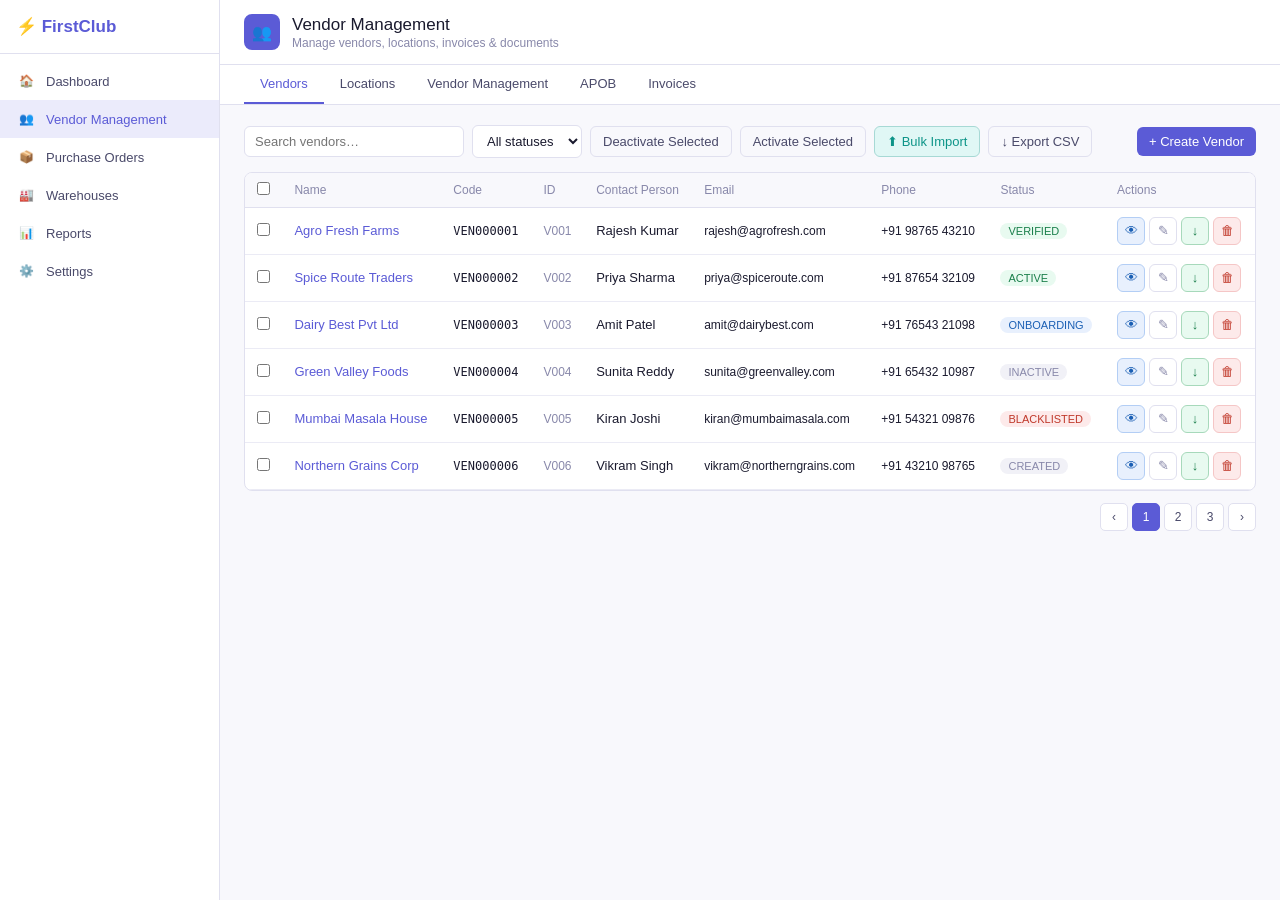
<file: prototype (6).html>
<!DOCTYPE html>
<html lang="en-US">
<head>
<meta charset="UTF-8">
<meta name="viewport" content="width=device-width, initial-scale=1.0">
<title>Vendor Management Portal</title>
<style>
  :root {
    --primary: #5b5bd6;
    --primary-light: #ebebfb;
    --color-background-primary: #ffffff;
    --color-background-secondary: #f8f8fc;
    --color-background-tertiary: #f1f1f7;
    --color-text-primary: #1a1a2e;
    --color-text-secondary: #4a4a6a;
    --color-text-tertiary: #8888aa;
    --color-border-primary: #e0e0ef;
    --color-border-tertiary: #ebebf5;
    --color-background-success: #e8faf0;
    --color-text-success: #1a7f4b;
    --color-background-warning: #fff8e6;
    --color-text-warning: #a85e00;
    --color-background-danger: #fdeaea;
    --color-text-danger: #c0392b;
    --color-background-info: #e8f0fd;
    --color-text-info: #1a5fb4;
    --success: #1a7f4b;
    --warning: #a85e00;
    --danger: #c0392b;
    --info: #1a5fb4;
    --teal: #0d9488;
    --teal-light: #e0f7f5;
  }
  * { box-sizing: border-box; margin: 0; padding: 0; }
  body { font-family: -apple-system, BlinkMacSystemFont, 'Segoe UI', Roboto, sans-serif; background: var(--color-background-secondary); color: var(--color-text-primary); font-size: 14px; }
  
  /* Layout */
  .app { display: flex; height: 100vh; overflow: hidden; }
  .sidebar { width: 220px; background: var(--color-background-primary); border-right: 0.5px solid var(--color-border-primary); display: flex; flex-direction: column; flex-shrink: 0; }
  .sidebar-logo { padding: 16px; border-bottom: 0.5px solid var(--color-border-primary); }
  .sidebar-logo span { font-size: 17px; font-weight: 600; color: var(--primary); }
  .sidebar-nav { padding: 8px 0; }
  .nav-item { display: flex; align-items: center; gap: 10px; padding: 9px 16px; cursor: pointer; font-size: 13px; color: var(--color-text-secondary); border-radius: 0; transition: background 0.15s; }
  .nav-item:hover { background: var(--color-background-secondary); }
  .nav-item.active { background: var(--primary-light); color: var(--primary); font-weight: 500; }
  .nav-icon { width: 20px; height: 20px; border-radius: 6px; display: flex; align-items: center; justify-content: center; font-size: 12px; flex-shrink: 0; }
  .main { flex: 1; display: flex; flex-direction: column; overflow: hidden; }
  
  /* Page header */
  .page-header { background: var(--color-background-primary); border-bottom: 0.5px solid var(--color-border-primary); padding: 14px 24px; display: flex; align-items: center; gap: 12px; }
  .page-header-icon { width: 36px; height: 36px; background: var(--primary); border-radius: 8px; display: flex; align-items: center; justify-content: center; color: white; font-size: 16px; flex-shrink: 0; }
  .page-header-text h1 { font-size: 17px; font-weight: 500; }
  .page-header-text p { font-size: 12px; color: var(--color-text-tertiary); margin-top: 1px; }
  
  /* Tab bar */
  .tab-bar { background: var(--color-background-primary); border-bottom: 0.5px solid var(--color-border-primary); padding: 0 24px; display: flex; gap: 0; }
  .tab-item { padding: 11px 16px; font-size: 13px; font-weight: 500; cursor: pointer; color: var(--color-text-secondary); border-bottom: 2px solid transparent; margin-bottom: -0.5px; transition: all 0.15s; white-space: nowrap; }
  .tab-item:hover { color: var(--primary); }
  .tab-item.active { color: var(--primary); border-bottom-color: var(--primary); }
  
  /* Content area */
  .content { flex: 1; overflow-y: auto; padding: 20px 24px; }
  
  /* Toolbar */
  .toolbar { display: flex; align-items: center; gap: 8px; margin-bottom: 14px; flex-wrap: wrap; }
  .search-input { padding: 7px 10px; border: 0.5px solid var(--color-border-primary); border-radius: 6px; font-size: 13px; width: 220px; outline: none; background: var(--color-background-primary); color: var(--color-text-primary); }
  .search-input:focus { border-color: var(--primary); }
  select.filter-select { padding: 7px 10px; border: 0.5px solid var(--color-border-primary); border-radius: 6px; font-size: 13px; outline: none; background: var(--color-background-primary); color: var(--color-text-primary); cursor: pointer; }
  .btn { display: inline-flex; align-items: center; gap: 5px; padding: 7px 12px; border-radius: 6px; font-size: 13px; font-weight: 500; cursor: pointer; border: none; transition: all 0.15s; white-space: nowrap; }
  .btn-primary { background: var(--primary); color: white; }
  .btn-primary:hover { background: #4a4ac0; }
  .btn-outline { background: transparent; border: 0.5px solid var(--color-border-primary); color: var(--color-text-secondary); }
  .btn-outline:hover { background: var(--color-background-secondary); }
  .btn-teal { background: var(--teal-light); color: var(--teal); border: 0.5px solid #a7d9d5; }
  .btn-teal:hover { background: #c5eeeb; }
  .btn-danger { background: var(--color-background-danger); color: var(--danger); border: 0.5px solid #f5c6c6; }
  .btn-success { background: var(--color-background-success); color: var(--success); border: 0.5px solid #a7d9bb; }
  .btn-sm { padding: 5px 9px; font-size: 12px; }
  .btn:disabled { opacity: 0.5; cursor: not-allowed; }
  .toolbar-spacer { flex: 1; }
  
  /* Table */
  .table-wrapper { background: var(--color-background-primary); border: 0.5px solid var(--color-border-primary); border-radius: 8px; overflow: hidden; }
  table { width: 100%; border-collapse: collapse; }
  thead tr { background: var(--color-background-secondary); }
  thead th { padding: 9px 12px; font-size: 12px; font-weight: 500; color: var(--color-text-tertiary); text-align: left; border-bottom: 0.5px solid var(--color-border-primary); white-space: nowrap; }
  tbody tr { border-bottom: 0.5px solid var(--color-border-tertiary); transition: background 0.1s; }
  tbody tr:last-child { border-bottom: none; }
  tbody tr:hover { background: var(--color-background-secondary); }
  tbody td { padding: 9px 12px; font-size: 13px; vertical-align: middle; }
  .vendor-link { color: var(--primary); font-weight: 500; cursor: pointer; text-decoration: none; }
  .vendor-link:hover { text-decoration: underline; }
  
  /* Badges */
  .badge { display: inline-flex; align-items: center; gap: 3px; border-radius: 10px; padding: 2px 8px; font-size: 11px; font-weight: 500; white-space: nowrap; }
  .badge-green { background: var(--color-background-success); color: var(--color-text-success); }
  .badge-grey { background: var(--color-background-tertiary); color: var(--color-text-tertiary); }
  .badge-blue { background: var(--color-background-info); color: var(--color-text-info); }
  .badge-red { background: var(--color-background-danger); color: var(--color-text-danger); }
  .badge-amber { background: var(--color-background-warning); color: var(--color-text-warning); }
  .badge-purple { background: var(--primary-light); color: var(--primary); }
  
  /* Icon buttons */
  .icon-btn { width: 28px; height: 28px; border-radius: 6px; border: 0.5px solid; display: inline-flex; align-items: center; justify-content: center; cursor: pointer; font-size: 13px; transition: opacity 0.15s; }
  .icon-btn:hover { opacity: 0.75; }
  .icon-btn-view { background: var(--color-background-info); border-color: #b3cef5; color: var(--color-text-info); }
  .icon-btn-download { background: var(--color-background-success); border-color: #a7d9bb; color: var(--color-text-success); }
  .icon-btn-edit { background: var(--color-background-primary); border-color: var(--color-border-primary); color: var(--color-text-tertiary); }
  .icon-btn-delete { background: var(--color-background-danger); border-color: #f5c6c6; color: var(--color-text-danger); }
  .actions-cell { display: flex; gap: 4px; align-items: center; }
  
  /* Inline detail panel */
  .inline-panel { background: var(--color-background-primary); border: 0.5px solid var(--color-border-primary); border-radius: 8px; margin: 4px 0 8px; padding: 16px; }
  .panel-header { display: flex; align-items: center; gap: 12px; margin-bottom: 16px; padding-bottom: 14px; border-bottom: 0.5px solid var(--color-border-tertiary); }
  .avatar { width: 36px; height: 36px; border-radius: 50%; background: #3b82f6; color: white; display: flex; align-items: center; justify-content: center; font-size: 13px; font-weight: 600; flex-shrink: 0; }
  .panel-header-info { flex: 1; }
  .panel-vendor-name { font-size: 14px; font-weight: 500; }
  .panel-vendor-code { font-size: 12px; color: var(--color-text-tertiary); }
  .panel-header-actions { display: flex; gap: 6px; align-items: center; margin-left: auto; }
  
  /* Field grid */
  .field-grid { display: grid; grid-template-columns: 1fr 1fr; gap: 10px 20px; margin-bottom: 16px; }
  .field-group { display: flex; flex-direction: column; gap: 2px; }
  .field-group.full-width { grid-column: 1 / -1; }
  .field-label { font-size: 11px; color: var(--color-text-tertiary); font-weight: 500; text-transform: uppercase; letter-spacing: 0.03em; }
  .field-value { font-size: 13px; color: var(--color-text-primary); }
  
  /* Status lifecycle */
  .lifecycle { display: flex; gap: 4px; align-items: center; margin-bottom: 16px; flex-wrap: wrap; }
  .lifecycle-pill { padding: 3px 10px; border-radius: 10px; font-size: 11px; font-weight: 500; background: var(--color-background-tertiary); color: var(--color-text-tertiary); }
  .lifecycle-pill.current { background: var(--primary); color: white; }
  .lifecycle-arrow { color: var(--color-text-tertiary); font-size: 10px; }
  
  /* Sub-tabs */
  .sub-tab-bar { display: flex; border-bottom: 0.5px solid var(--color-border-primary); margin-bottom: 14px; }
  .sub-tab { padding: 8px 14px; font-size: 13px; font-weight: 500; cursor: pointer; color: var(--color-text-secondary); border-bottom: 2px solid transparent; margin-bottom: -0.5px; }
  .sub-tab:hover { color: var(--primary); }
  .sub-tab.active { color: var(--primary); border-bottom-color: var(--primary); }
  
  /* Location row */
  .location-row { display: flex; align-items: center; gap: 10px; padding: 9px 0; border-bottom: 0.5px solid var(--color-border-tertiary); }
  .location-row:last-child { border-bottom: none; }
  .location-dot { width: 8px; height: 8px; border-radius: 50%; background: var(--primary); flex-shrink: 0; }
  .location-info { flex: 1; }
  .location-name { font-size: 13px; font-weight: 500; }
  .location-sub { font-size: 11px; color: var(--color-text-tertiary); margin-top: 2px; }
  
  /* Document row */
  .doc-row { display: flex; align-items: center; gap: 10px; padding: 9px 0; border-bottom: 0.5px solid var(--color-border-tertiary); }
  .doc-row:last-child { border-bottom: none; }
  .doc-icon { width: 28px; height: 28px; border-radius: 50%; display: flex; align-items: center; justify-content: center; font-size: 11px; font-weight: 700; color: white; flex-shrink: 0; }
  .doc-info { flex: 1; }
  .doc-type { font-size: 13px; font-weight: 700; }
  .doc-filename { font-size: 12px; color: var(--color-text-tertiary); }
  .doc-meta { text-align: right; font-size: 12px; color: var(--color-text-tertiary); margin-right: 8px; }
  .doc-actions { display: flex; gap: 4px; }
  
  /* Audit trail */
  .audit-row { display: flex; align-items: flex-start; gap: 10px; padding: 7px 0; border-bottom: 0.5px solid var(--color-border-tertiary); }
  .audit-row:last-child { border-bottom: none; }
  .audit-dot { width: 6px; height: 6px; border-radius: 50%; background: var(--primary); flex-shrink: 0; margin-top: 5px; }
  .audit-ts { font-size: 11px; color: var(--color-text-tertiary); width: 120px; flex-shrink: 0; }
  .audit-actor { font-size: 11px; color: var(--color-text-tertiary); width: 90px; flex-shrink: 0; }
  .audit-desc { font-size: 12px; color: var(--color-text-secondary); }
  
  /* Vendor management cards */
  .vendor-card { background: var(--color-background-primary); border: 0.5px solid var(--color-border-primary); border-radius: 8px; margin-bottom: 12px; overflow: hidden; }
  .vendor-card-header { display: flex; align-items: center; gap: 10px; padding: 12px 16px; cursor: pointer; }
  .vendor-card-header:hover { background: var(--color-background-secondary); }
  .vendor-card-info { flex: 1; }
  .vendor-card-name { font-size: 13px; font-weight: 500; }
  .vendor-card-meta { font-size: 12px; color: var(--color-text-tertiary); }
  .vendor-card-actions { display: flex; gap: 6px; align-items: center; }
  .chevron { font-size: 11px; color: var(--color-text-tertiary); transition: transform 0.2s; }
  .chevron.open { transform: rotate(180deg); }
  .vendor-card-body { padding: 0 16px 12px; }
  
  /* Document chips */
  .doc-chip { display: inline-flex; align-items: center; padding: 2px 7px; border-radius: 10px; font-size: 10px; font-weight: 600; }
  .doc-chip-present { background: var(--color-background-success); color: var(--color-text-success); border: 0.5px solid #a7d9bb; }
  .doc-chip-missing { background: transparent; color: var(--color-text-tertiary); border: 0.5px solid var(--color-border-primary); }
  
  /* APOB form */
  .form-card { max-width: 580px; margin: 0 auto; background: var(--color-background-primary); border: 0.5px solid var(--color-border-primary); border-radius: 10px; padding: 24px; }
  .form-title { font-size: 15px; font-weight: 500; margin-bottom: 20px; }
  .form-section { margin-bottom: 20px; }
  .form-section-title { font-size: 13px; font-weight: 600; color: var(--primary); margin-bottom: 12px; padding-bottom: 6px; border-bottom: 0.5px solid var(--primary-light); }
  .form-row { display: grid; gap: 12px; margin-bottom: 12px; }
  .form-row-2 { grid-template-columns: 1fr 1fr; }
  .form-group { display: flex; flex-direction: column; gap: 4px; }
  .form-label { font-size: 12px; font-weight: 500; color: var(--color-text-secondary); }
  .form-label span.req { color: var(--danger); }
  .form-input { padding: 7px 10px; border: 0.5px solid var(--color-border-primary); border-radius: 6px; font-size: 13px; outline: none; background: var(--color-background-primary); color: var(--color-text-primary); width: 100%; }
  .form-input:focus { border-color: var(--primary); }
  .form-input.readonly { background: var(--color-background-secondary); color: var(--color-text-tertiary); cursor: not-allowed; }
  .form-input.error { border-color: var(--danger); }
  .form-error { font-size: 11px; color: var(--danger); }
  .form-info { font-size: 11px; color: var(--color-text-success); background: var(--color-background-success); padding: 6px 9px; border-radius: 5px; border: 0.5px solid #a7d9bb; margin-top: 4px; }
  .file-upload { display: flex; align-items: center; gap: 8px; padding: 7px 10px; border: 0.5px solid var(--color-border-primary); border-radius: 6px; background: var(--color-background-secondary); cursor: pointer; font-size: 12px; color: var(--color-text-secondary); }
  .file-upload input { display: none; }
  .form-footer { display: flex; justify-content: flex-end; gap: 8px; padding-top: 16px; border-top: 0.5px solid var(--color-border-tertiary); margin-top: 8px; }
  
  /* Modal */
  .modal-overlay { position: fixed; top: 0; left: 0; right: 0; bottom: 0; background: rgba(0,0,0,0.35); display: flex; align-items: center; justify-content: center; z-index: 1000; }
  .modal { background: var(--color-background-primary); border-radius: 10px; padding: 24px; width: 560px; max-width: 95vw; max-height: 85vh; overflow-y: auto; box-shadow: 0 8px 32px rgba(0,0,0,0.18); }
  .modal-title { font-size: 15px; font-weight: 500; margin-bottom: 18px; display: flex; align-items: center; justify-content: space-between; }
  .modal-close { cursor: pointer; font-size: 18px; color: var(--color-text-tertiary); line-height: 1; }
  .modal-close:hover { color: var(--color-text-primary); }
  .modal-footer { display: flex; justify-content: flex-end; gap: 8px; padding-top: 16px; border-top: 0.5px solid var(--color-border-tertiary); margin-top: 12px; }
  
  /* Validation table */
  .validation-table { width: 100%; border-collapse: collapse; font-size: 12px; margin-top: 10px; }
  .validation-table th { padding: 6px 8px; background: var(--color-background-secondary); text-align: left; font-weight: 600; color: var(--color-text-tertiary); border-bottom: 0.5px solid var(--color-border-primary); }
  .validation-table td { padding: 6px 8px; border-bottom: 0.5px solid var(--color-border-tertiary); }
  .validation-table tr:last-child td { border-bottom: none; }
  .row-valid { color: var(--color-text-success); }
  .row-error { color: var(--danger); }
  
  /* Toggle */
  .toggle { display: flex; align-items: center; gap: 6px; }
  .toggle-switch { width: 36px; height: 20px; background: #ccc; border-radius: 10px; position: relative; cursor: pointer; transition: background 0.2s; }
  .toggle-switch.on { background: var(--success); }
  .toggle-knob { width: 16px; height: 16px; background: white; border-radius: 50%; position: absolute; top: 2px; left: 2px; transition: left 0.2s; box-shadow: 0 1px 3px rgba(0,0,0,0.2); }
  .toggle-switch.on .toggle-knob { left: 18px; }
  
  /* Empty state */
  .empty-state { text-align: center; padding: 28px; color: var(--color-text-tertiary); font-size: 13px; }
  .empty-state .info-icon { font-size: 22px; margin-bottom: 8px; display: block; }
  
  /* Pagination */
  .pagination { display: flex; align-items: center; justify-content: flex-end; gap: 4px; margin-top: 12px; }
  .page-btn { width: 28px; height: 28px; border-radius: 5px; border: 0.5px solid var(--color-border-primary); background: var(--color-background-primary); display: flex; align-items: center; justify-content: center; cursor: pointer; font-size: 12px; color: var(--color-text-secondary); }
  .page-btn:hover { background: var(--color-background-secondary); }
  .page-btn.active { background: var(--primary); color: white; border-color: var(--primary); }
  
  /* Toast */
  .toast { position: fixed; bottom: 24px; right: 24px; background: var(--color-text-primary); color: white; padding: 10px 16px; border-radius: 7px; font-size: 13px; z-index: 2000; opacity: 0; transform: translateY(8px); transition: all 0.3s; pointer-events: none; max-width: 320px; }
  .toast.show { opacity: 1; transform: translateY(0); }
  .toast.success { background: var(--success); }
  .toast.error { background: var(--danger); }
  
  /* Monospace */
  .mono { font-family: 'SFMono-Regular', Consolas, monospace; font-size: 12px; }
  
  /* Tab panels */
  .tab-panel { display: none; }
  .tab-panel.active { display: block; }
  
  /* Sub tab panels */
  .sub-tab-panel { display: none; }
  .sub-tab-panel.active { display: block; }
  
  /* CSV steps */
  .csv-step { margin-bottom: 16px; }
  .csv-step-title { font-size: 13px; font-weight: 600; margin-bottom: 8px; color: var(--color-text-secondary); }
  .csv-link { color: var(--primary); cursor: pointer; font-size: 13px; text-decoration: underline; }
  
  /* Bank masked */
  .bank-masked { font-family: 'SFMono-Regular', Consolas, monospace; font-size: 12px; color: var(--color-text-secondary); }
  
  /* Scrollbar */
  ::-webkit-scrollbar { width: 5px; height: 5px; }
  ::-webkit-scrollbar-track { background: transparent; }
  ::-webkit-scrollbar-thumb { background: var(--color-border-primary); border-radius: 3px; }
  
  /* Panel row */
  .panel-row { display: flex; align-items: center; gap: 6px; padding: 6px 0; }
  
  .section-header { display: flex; align-items: center; justify-content: space-between; margin-bottom: 12px; }
  .section-header-title { font-size: 13px; font-weight: 600; }
  
  /* Approval panel */
  .approval-section { background: var(--color-background-secondary); border-radius: 8px; padding: 14px; margin-bottom: 14px; }
  .approval-section-title { font-size: 12px; font-weight: 600; color: var(--color-text-tertiary); text-transform: uppercase; letter-spacing: 0.04em; margin-bottom: 10px; }
  .approval-field-grid { display: grid; grid-template-columns: 1fr 1fr; gap: 8px 16px; }
  .approval-field { display: flex; flex-direction: column; gap: 2px; }
  .approval-field-label { font-size: 11px; color: var(--color-text-tertiary); }
  .approval-field-value { font-size: 13px; font-weight: 500; }
  
  .inline-panel-row { background: transparent; }
  .inline-panel-row:hover { background: transparent !important; }
  .inline-panel-cell { padding: 0 !important; }
</style>
</head>
<body>
<div class="app">
  <!-- Sidebar -->
  <div class="sidebar">
    <div class="sidebar-logo">
      <span>⚡ FirstClub</span>
    </div>
    <div class="sidebar-nav">
      <div class="nav-item">
        <div class="nav-icon">🏠</div> Dashboard
      </div>
      <div class="nav-item active">
        <div class="nav-icon" style="background:var(--primary-light);">👥</div> Vendor Management
      </div>
      <div class="nav-item">
        <div class="nav-icon">📦</div> Purchase Orders
      </div>
      <div class="nav-item">
        <div class="nav-icon">🏭</div> Warehouses
      </div>
      <div class="nav-item">
        <div class="nav-icon">📊</div> Reports
      </div>
      <div class="nav-item">
        <div class="nav-icon">⚙️</div> Settings
      </div>
    </div>
  </div>

  <!-- Main content -->
  <div class="main">
    <!-- Page header -->
    <div class="page-header">
      <div class="page-header-icon">👥</div>
      <div class="page-header-text">
        <h1>Vendor Management</h1>
        <p>Manage vendors, locations, invoices &amp; documents</p>
      </div>
    </div>

    <!-- Tab bar -->
    <div class="tab-bar">
      <div class="tab-item active" onclick="switchTab('vendors', this)">Vendors</div>
      <div class="tab-item" onclick="switchTab('locations', this)">Locations</div>
      <div class="tab-item" onclick="switchTab('vendormgmt', this)">Vendor Management</div>
      <div class="tab-item" onclick="switchTab('apob', this)">APOB</div>
      <div class="tab-item" onclick="switchTab('invoices', this)">Invoices</div>
    </div>

    <!-- Content -->
    <div class="content">

      <!-- VENDORS TAB -->
      <div class="tab-panel active" id="tab-vendors">
        <div class="toolbar">
          <input type="text" class="search-input" placeholder="Search vendors…" oninput="filterVendors(this.value)">
          <select class="filter-select" onchange="filterVendorsByStatus(this.value)">
            <option>All statuses</option>
            <option>Verified</option>
            <option>Active</option>
            <option>Inactive</option>
            <option>Blacklisted</option>
            <option>Onboarding</option>
            <option>Created</option>
            <option>Unverified</option>
          </select>
          <button class="btn btn-outline" onclick="triggerApprovalFlow('deactivate')">Deactivate Selected</button>
          <button class="btn btn-outline" onclick="triggerApprovalFlow('activate')">Activate Selected</button>
          <button class="btn btn-teal" onclick="openBulkImportModal()">⬆ Bulk Import</button>
          <button class="btn btn-outline" onclick="showToast('CSV downloaded successfully', 'success')">↓ Export CSV</button>
          <div class="toolbar-spacer"></div>
          <button class="btn btn-primary" onclick="showToast('Vendor creation wizard opened', 'success')">+ Create Vendor</button>
        </div>

        <div class="table-wrapper">
          <table id="vendors-table">
            <thead>
              <tr>
                <th><input type="checkbox" onchange="toggleAllVendors(this)"></th>
                <th>Name</th>
                <th>Code</th>
                <th>ID</th>
                <th>Contact Person</th>
                <th>Email</th>
                <th>Phone</th>
                <th>Status</th>
                <th>Actions</th>
              </tr>
            </thead>
            <tbody id="vendors-tbody"></tbody>
          </table>
        </div>
        <div class="pagination">
          <div class="page-btn">‹</div>
          <div class="page-btn active">1</div>
          <div class="page-btn">2</div>
          <div class="page-btn">3</div>
          <div class="page-btn">›</div>
        </div>
      </div>

      <!-- LOCATIONS TAB -->
      <div class="tab-panel" id="tab-locations">
        <div class="toolbar">
          <input type="text" class="search-input" placeholder="Search locations…">
          <select class="filter-select">
            <option>All vendors</option>
            <option>Agro Fresh Farms</option>
            <option>Spice Route Traders</option>
            <option>Dairy Best Pvt Ltd</option>
          </select>
          <select class="filter-select">
            <option>All states</option>
            <option>Maharashtra</option>
            <option>Karnataka</option>
            <option>Tamil Nadu</option>
            <option>Delhi</option>
            <option>Gujarat</option>
          </select>
          <button class="btn btn-outline" onclick="showToast('CSV exported', 'success')">↓ Export CSV</button>
          <div class="toolbar-spacer"></div>
          <button class="btn btn-primary" onclick="showToast('Add location form opened', 'success')">+ Add Location</button>
        </div>
        <div class="table-wrapper">
          <table>
            <thead>
              <tr>
                <th>Location ID</th>
                <th>Vendor</th>
                <th>City</th>
                <th>State</th>
                <th>Address</th>
                <th>Contact</th>
                <th>Status</th>
                <th>Actions</th>
              </tr>
            </thead>
            <tbody id="locations-tbody"></tbody>
          </table>
        </div>
      </div>

      <!-- VENDOR MANAGEMENT TAB -->
      <div class="tab-panel" id="tab-vendormgmt">
        <div class="toolbar">
          <input type="text" class="search-input" placeholder="Search by vendor, code, or GSTIN…">
          <select class="filter-select">
            <option>All types</option>
            <option>PPOB</option>
            <option>APOB</option>
          </select>
          <select class="filter-select">
            <option>All states</option>
            <option>Maharashtra</option>
            <option>Karnataka</option>
            <option>Tamil Nadu</option>
          </select>
          <select class="filter-select">
            <option>All statuses</option>
            <option>Active</option>
            <option>Pending approval</option>
            <option>Inactive</option>
            <option>Rejected</option>
          </select>
          <button class="btn btn-outline" onclick="showToast('CSV exported', 'success')">↓ Export CSV</button>
        </div>
        <div id="vendor-mgmt-cards"></div>
      </div>

      <!-- APOB TAB -->
      <div class="tab-panel" id="tab-apob">
        <div class="form-card">
          <div class="form-title">Create New APOB</div>

          <div class="form-section">
            <div class="form-section-title">1 — Vendor</div>
            <div class="form-row form-row-2">
              <div class="form-group">
                <label class="form-label">Vendor Name <span class="req">*</span></label>
                <select class="form-input" id="apob-vendor" onchange="onVendorSelect(this)">
                  <option value="">Select vendor…</option>
                  <option value="VEN000001">Agro Fresh Farms (VEN000001)</option>
                  <option value="VEN000002">Spice Route Traders (VEN000002)</option>
                  <option value="VEN000003">Dairy Best Pvt Ltd (VEN000003)</option>
                  <option value="VEN000004">Green Valley Foods (VEN000004)</option>
                </select>
              </div>
              <div class="form-group">
                <label class="form-label">Vendor Code</label>
                <input type="text" class="form-input readonly" id="apob-vendor-code" readonly placeholder="Auto-filled">
              </div>
            </div>
          </div>

          <div class="form-section">
            <div class="form-section-title">2 — Location</div>
            <div class="form-row form-row-2">
              <div class="form-group">
                <label class="form-label">State <span class="req">*</span></label>
                <select class="form-input" id="apob-state" onchange="onStateSelect(this)">
                  <option value="">Select state…</option>
                  <option>Maharashtra</option>
                  <option>Karnataka</option>
                  <option>Tamil Nadu</option>
                  <option>Delhi</option>
                  <option>Gujarat</option>
                  <option>Rajasthan</option>
                  <option>Uttar Pradesh</option>
                </select>
              </div>
              <div class="form-group">
                <label class="form-label">City <span class="req">*</span></label>
                <select class="form-input" id="apob-city" onchange="onCitySelect(this)">
                  <option value="">Select state first…</option>
                </select>
              </div>
            </div>
            <div id="apob-autofill-notice" style="display:none" class="form-info">ℹ Details auto-populated from existing record. Verify before saving.</div>
          </div>

          <div class="form-section">
            <div class="form-section-title">3 — Billing Entity</div>
            <div class="form-row">
              <div class="form-group">
                <label class="form-label">Billing Entity Name <span class="req">*</span></label>
                <input type="text" class="form-input" id="apob-billing-name" placeholder="Legal entity name">
              </div>
            </div>
            <div class="form-row form-row-2">
              <div class="form-group">
                <label class="form-label">Billing GSTIN <span class="req">*</span></label>
                <input type="text" class="form-input" id="apob-gstin" placeholder="15-char GSTIN" maxlength="15" onblur="validateGSTIN(this)">
                <div class="form-error" id="apob-gstin-error"></div>
              </div>
              <div class="form-group">
                <label class="form-label">FSSAI Number</label>
                <input type="text" class="form-input" id="apob-fssai" placeholder="14-digit FSSAI (optional)" maxlength="14" onblur="validateFSSAI(this)">
                <div class="form-error" id="apob-fssai-error"></div>
              </div>
            </div>
            <div class="form-row">
              <div class="form-group">
                <label class="form-label">Billing Complete Address <span class="req">*</span></label>
                <input type="text" class="form-input" id="apob-address" placeholder="Full billing address">
              </div>
            </div>
          </div>

          <div class="form-section">
            <div class="form-section-title">4 — Bank Account</div>
            <div class="form-row form-row-2">
              <div class="form-group">
                <label class="form-label">Beneficiary Name <span class="req">*</span></label>
                <input type="text" class="form-input" id="apob-benef" placeholder="As on bank records">
              </div>
              <div class="form-group">
                <label class="form-label">Account Number <span class="req">*</span></label>
                <input type="text" class="form-input" id="apob-account" placeholder="Bank account number">
              </div>
            </div>
            <div class="form-row form-row-2">
              <div class="form-group">
                <label class="form-label">Bank IFSC <span class="req">*</span></label>
                <input type="text" class="form-input" id="apob-ifsc" placeholder="e.g. HDFC0001234" maxlength="11" onblur="validateIFSC(this)">
                <div class="form-error" id="apob-ifsc-error"></div>
              </div>
              <div class="form-group">
                <label class="form-label">Bank Name <span class="req">*</span></label>
                <input type="text" class="form-input" id="apob-bank" placeholder="Bank name">
              </div>
            </div>
            <div class="form-row">
              <div class="form-group">
                <label class="form-label">Branch Name / Address</label>
                <input type="text" class="form-input" id="apob-branch" placeholder="Branch name or address (optional)">
              </div>
            </div>
          </div>

          <div class="form-section">
            <div class="form-section-title">5 — Documents (PDF only)</div>
            <div class="form-row">
              <div class="form-group">
                <label class="form-label">GST Certificate <span class="req">*</span></label>
                <div class="file-upload" onclick="triggerFileUpload('apob-gst-file')">
                  <input type="file" id="apob-gst-file" accept=".pdf" onchange="onFileSelect(this, 'apob-gst-label')">
                  <span>📎 Choose File</span>
                  <span id="apob-gst-label" style="color:var(--color-text-tertiary)">No file chosen</span>
                </div>
              </div>
              <div class="form-group">
                <label class="form-label">FSSAI Certificate <span style="color:var(--color-text-tertiary);font-size:11px">(required if FSSAI entered)</span></label>
                <div class="file-upload" onclick="triggerFileUpload('apob-fssai-file')">
                  <input type="file" id="apob-fssai-file" accept=".pdf" onchange="onFileSelect(this, 'apob-fssai-label')">
                  <span>📎 Choose File</span>
                  <span id="apob-fssai-label" style="color:var(--color-text-tertiary)">No file chosen</span>
                </div>
              </div>
              <div class="form-group">
                <label class="form-label">Cancelled Cheque <span class="req">*</span></label>
                <div class="file-upload" onclick="triggerFileUpload('apob-cheque-file')">
                  <input type="file" id="apob-cheque-file" accept=".pdf" onchange="onFileSelect(this, 'apob-cheque-label')">
                  <span>📎 Choose File</span>
                  <span id="apob-cheque-label" style="color:var(--color-text-tertiary)">No file chosen</span>
                </div>
              </div>
            </div>
          </div>

          <div class="form-footer">
            <button class="btn btn-outline" onclick="switchTab('vendors', document.querySelector('.tab-item'))">Cancel</button>
            <button class="btn btn-teal" onclick="openBulkUploadCSVModal()">⬆ Bulk Upload CSV</button>
            <button class="btn btn-primary" id="submit-apob-btn" onclick="submitAPOB()">Submit for Approval</button>
          </div>
        </div>
      </div>

      <!-- INVOICES TAB -->
      <div class="tab-panel" id="tab-invoices">
        <div class="empty-state">
          <span class="info-icon">📄</span>
          Invoice management — no changes in this release. Existing functionality preserved.
        </div>
      </div>

    </div><!-- /content -->
  </div><!-- /main -->
</div><!-- /app -->

<!-- Bulk Import Modal -->
<div class="modal-overlay" id="bulk-import-modal" style="display:none" onclick="closeModalOnOverlay(event, 'bulk-import-modal')">
  <div class="modal">
    <div class="modal-title">
      Bulk Import Vendors
      <span class="modal-close" onclick="closeModal('bulk-import-modal')">✕</span>
    </div>
    <div class="csv-step">
      <div class="csv-step-title">Step 1 — Download Template</div>
      <a class="csv-link" onclick="showToast('Template downloaded', 'success')">↓ Download CSV template</a>
    </div>
    <div class="csv-step">
      <div class="csv-step-title">Step 2 — Upload CSV File</div>
      <div class="file-upload" onclick="triggerFileUpload('bulk-vendor-file')">
        <input type="file" id="bulk-vendor-file" accept=".csv" onchange="onBulkVendorUpload(this)">
        <span>📎 Choose CSV File</span>
        <span id="bulk-vendor-label" style="color:var(--color-text-tertiary)">No file chosen</span>
      </div>
    </div>
    <div id="bulk-vendor-validation" style="display:none">
      <div class="csv-step-title">Step 3 — Validation Summary</div>
      <table class="validation-table">
        <thead><tr><th>Row</th><th>Vendor Name</th><th>Status</th><th>Message</th></tr></thead>
        <tbody>
          <tr><td>2</td><td>Fresh Greens Co</td><td class="row-valid">✓ Valid</td><td>—</td></tr>
          <tr><td>3</td><td>Grain Masters</td><td class="row-valid">✓ Valid</td><td>—</td></tr>
          <tr><td>4</td><td>Invalid Vendor</td><td class="row-error">✗ Error</td><td>Vendor code is required</td></tr>
        </tbody>
      </table>
    </div>
    <div class="modal-footer">
      <button class="btn btn-outline" onclick="closeModal('bulk-import-modal')">Cancel</button>
      <button class="btn btn-primary" onclick="showToast('2 vendors imported successfully', 'success'); closeModal('bulk-import-modal')">Proceed with Valid Rows</button>
    </div>
  </div>
</div>

<!-- Bulk Upload CSV (APOB) Modal -->
<div class="modal-overlay" id="bulk-apob-modal" style="display:none" onclick="closeModalOnOverlay(event, 'bulk-apob-modal')">
  <div class="modal">
    <div class="modal-title">
      Bulk Upload APOBs
      <span class="modal-close" onclick="closeModal('bulk-apob-modal')">✕</span>
    </div>
    <div class="csv-step">
      <div class="csv-step-title">Step 1 — Download Template</div>
      <a class="csv-link" onclick="showToast('APOB template downloaded', 'success')">↓ Download APOB CSV template</a>
      <div style="font-size:11px;color:var(--color-text-tertiary);margin-top:5px">Columns: vendor_id, vendor_code, state, city, billing_entity_name, billing_gstin, billing_address, fssai_number, bank_beneficiary_name, bank_account_number, bank_ifsc, bank_name, bank_branch_name</div>
    </div>
    <div class="csv-step">
      <div class="csv-step-title">Step 2 — Upload CSV File</div>
      <div class="file-upload" onclick="triggerFileUpload('bulk-apob-file')">
        <input type="file" id="bulk-apob-file" accept=".csv" onchange="onBulkAPOBUpload(this)">
        <span>📎 Choose CSV File</span>
        <span id="bulk-apob-label" style="color:var(--color-text-tertiary)">No file chosen</span>
      </div>
    </div>
    <div id="bulk-apob-validation" style="display:none">
      <div class="csv-step-title">Step 3 — Validation Summary</div>
      <div style="display:flex;gap:10px;margin-bottom:8px">
        <span class="badge badge-green">✓ 3 valid rows</span>
        <span class="badge badge-red">✗ 1 error row</span>
      </div>
      <table class="validation-table">
        <thead><tr><th>Row</th><th>Vendor</th><th>State</th><th>Status</th><th>Message</th></tr></thead>
        <tbody>
          <tr><td>2</td><td>VEN000001</td><td>Maharashtra</td><td class="row-valid">✓ Valid</td><td>—</td></tr>
          <tr><td>3</td><td>VEN000002</td><td>Karnataka</td><td class="row-valid">✓ Valid</td><td>—</td></tr>
          <tr><td>4</td><td>VEN000003</td><td>Tamil Nadu</td><td class="row-valid">✓ Valid</td><td>—</td></tr>
          <tr><td>5</td><td>VEN999</td><td>Delhi</td><td class="row-error">✗ Error</td><td>Vendor ID VEN999 does not exist</td></tr>
        </tbody>
      </table>
    </div>
    <div class="modal-footer">
      <button class="btn btn-outline" onclick="closeModal('bulk-apob-modal')">Cancel and Fix Errors</button>
      <button class="btn btn-primary" onclick="showToast('3 APOBs submitted for approval', 'success'); closeModal('bulk-apob-modal')">Proceed with Valid Rows</button>
    </div>
  </div>
</div>

<!-- Approval Modal -->
<div class="modal-overlay" id="approval-modal" style="display:none" onclick="closeModalOnOverlay(event, 'approval-modal')">
  <div class="modal">
    <div class="modal-title">
      <span>APOB Approval — <span id="approval-state-label"></span></span>
      <span class="modal-close" onclick="closeModal('approval-modal')">✕</span>
    </div>
    <div class="approval-section">
      <div class="approval-section-title">Billing Details</div>
      <div class="approval-field-grid">
        <div class="approval-field"><div class="approval-field-label">Vendor</div><div class="approval-field-value" id="app-vendor">Agro Fresh Farms</div></div>
        <div class="approval-field"><div class="approval-field-label">State / City</div><div class="approval-field-value" id="app-state">Maharashtra — Mumbai</div></div>
        <div class="approval-field"><div class="approval-field-label">Billing Entity</div><div class="approval-field-value" id="app-entity">Agro Fresh Farms MH Branch</div></div>
        <div class="approval-field"><div class="approval-field-label">GSTIN</div><div class="approval-field-value mono" id="app-gstin">27AABCA1234F1ZA</div></div>
        <div class="approval-field"><div class="approval-field-label">Bank</div><div class="approval-field-value" id="app-bank">HDFC ****4521</div></div>
        <div class="approval-field"><div class="approval-field-label">FSSAI</div><div class="approval-field-value" id="app-fssai">10012345678901</div></div>
      </div>
    </div>
    <div class="approval-section">
      <div class="approval-section-title">Uploaded Documents</div>
      <div id="approval-docs"></div>
    </div>
    <div id="approval-warning" style="display:none" class="form-info" style="background:var(--color-background-warning);color:var(--color-text-warning)">⚠ Mandatory documents missing — cannot approve</div>
    <div class="form-group" style="margin-bottom:12px">
      <label class="form-label">Rejection Reason (required if rejecting)</label>
      <input type="text" class="form-input" id="rejection-reason" placeholder="Enter rejection reason…">
    </div>
    <div class="modal-footer">
      <button class="btn btn-outline" onclick="closeModal('approval-modal')">Cancel</button>
      <button class="btn btn-danger" onclick="rejectAPOB()">✕ Reject</button>
      <button class="btn btn-primary" id="approve-btn" onclick="approveAPOB()">✓ Approve</button>
    </div>
  </div>
</div>

<!-- Status Update Modal -->
<div class="modal-overlay" id="status-modal" style="display:none" onclick="closeModalOnOverlay(event, 'status-modal')">
  <div class="modal" style="max-width:380px">
    <div class="modal-title">
      Update Vendor Status
      <span class="modal-close" onclick="closeModal('status-modal')">✕</span>
    </div>
    <div class="form-group" style="margin-bottom:16px">
      <label class="form-label">New Status</label>
      <select class="form-input" id="new-status-select">
        <option>Created</option>
        <option>Onboarding</option>
        <option>Active</option>
        <option>Inactive</option>
        <option>Blacklisted</option>
        <option>Verified</option>
        <option>Unverified</option>
      </select>
    </div>
    <div class="form-group" style="margin-bottom:16px">
      <label class="form-label">Reason (optional)</label>
      <input type="text" class="form-input" placeholder="Reason for status change…">
    </div>
    <div class="modal-footer">
      <button class="btn btn-outline" onclick="closeModal('status-modal')">Cancel</button>
      <button class="btn btn-primary" onclick="confirmStatusUpdate()">Update Status</button>
    </div>
  </div>
</div>

<!-- Toast -->
<div class="toast" id="toast"></div>

<script>
// ==================== DATA ====================
const vendors = [
  { id: 'V001', vendor_id: 'VEN000001', name: 'Agro Fresh Farms', code: 'VEN000001', contact: 'Rajesh Kumar', email: 'rajesh@agrofresh.com', phone: '+91 98765 43210', status: 'VERIFIED', pan: 'AABCA1234F', gstin: '27AABCA1234F1ZA', type: 'Supplier', category: 'Fresh Produce', address: '123, APMC Market, Vashi, Navi Mumbai, Maharashtra - 400703', created: 'Jan 10, 2024', updated: 'Mar 15, 2024', active: true },
  { id: 'V002', vendor_id: 'VEN000002', name: 'Spice Route Traders', code: 'VEN000002', contact: 'Priya Sharma', email: 'priya@spiceroute.com', phone: '+91 87654 32109', status: 'ACTIVE', pan: 'BCDEF5678G', gstin: '29BCDEF5678G1ZB', type: 'Distributor', category: 'Spices & Condiments', address: '45, Chickpet, Bengaluru, Karnataka - 560053', created: 'Feb 05, 2024', updated: 'Mar 20, 2024', active: true },
  { id: 'V003', vendor_id: 'VEN000003', name: 'Dairy Best Pvt Ltd', code: 'VEN000003', contact: 'Amit Patel', email: 'amit@dairybest.com', phone: '+91 76543 21098', status: 'ONBOARDING', pan: 'CDEFG6789H', gstin: '24CDEFG6789H1ZC', type: 'Manufacturer', category: 'Dairy Products', address: '78, GIDC Industrial Area, Anand, Gujarat - 388001', created: 'Mar 01, 2024', updated: 'Mar 25, 2024', active: false },
  { id: 'V004', vendor_id: 'VEN000004', name: 'Green Valley Foods', code: 'VEN000004', contact: 'Sunita Reddy', email: 'sunita@greenvalley.com', phone: '+91 65432 10987', status: 'INACTIVE', pan: 'DEFGH7890I', gstin: '33DEFGH7890I1ZD', type: 'Supplier', category: 'Organic Foods', address: '12, Anna Nagar, Chennai, Tamil Nadu - 600040', created: 'Jan 20, 2024', updated: 'Feb 28, 2024', active: false },
  { id: 'V005', vendor_id: 'VEN000005', name: 'Mumbai Masala House', code: 'VEN000005', contact: 'Kiran Joshi', email: 'kiran@mumbaimasala.com', phone: '+91 54321 09876', status: 'BLACKLISTED', pan: 'EFGHI8901J', gstin: '27EFGHI8901J1ZE', type: 'Trader', category: 'Ready-to-Eat', address: '56, Crawford Market, Mumbai, Maharashtra - 400001', created: 'Dec 15, 2023', updated: 'Mar 10, 2024', active: false },
  { id: 'V006', vendor_id: 'VEN000006', name: 'Northern Grains Corp', code: 'VEN000006', contact: 'Vikram Singh', email: 'vikram@northerngrains.com', phone: '+91 43210 98765', status: 'CREATED', pan: 'FGHIJ9012K', gstin: '07FGHIJ9012K1ZF', type: 'Manufacturer', category: 'Grains & Cereals', address: '34, Mandi Road, Hapur, Uttar Pradesh - 245101', created: 'Mar 28, 2024', updated: 'Mar 28, 2024', active: false },
];

const locations = [
  { id: 'LOC001', vendor: 'Agro Fresh Farms', vendorCode: 'VEN000001', city: 'Mumbai', state: 'Maharashtra', address: '123, APMC Market, Vashi, Navi Mumbai', contact: '+91 98765 43210', status: 'Active' },
  { id: 'LOC002', vendor: 'Agro Fresh Farms', vendorCode: 'VEN000001', city: 'Pune', state: 'Maharashtra', address: '45, Gultekdi Market Yard, Pune', contact: '+91 98765 43211', status: 'Active' },
  { id: 'LOC003', vendor: 'Spice Route Traders', vendorCode: 'VEN000002', city: 'Bengaluru', state: 'Karnataka', address: '45, Chickpet, Bengaluru', contact: '+91 87654 32109', status: 'Active' },
  { id: 'LOC004', vendor: 'Dairy Best Pvt Ltd', vendorCode: 'VEN000003', city: 'Anand', state: 'Gujarat', address: '78, GIDC Industrial Area, Anand', contact: '+91 76543 21098', status: 'Inactive' },
  { id: 'LOC005', vendor: 'Green Valley Foods', vendorCode: 'VEN000004', city: 'Chennai', state: 'Tamil Nadu', address: '12, Anna Nagar, Chennai', contact: '+91 65432 10987', status: 'Active' },
];

const apobRecords = [
  { id: 'APOB001', vendorId: 'VEN000001', vendorName: 'Agro Fresh Farms', type: 'PPOB', state: 'Maharashtra', city: 'Mumbai', gstin: '27AABCA1234F1ZA', bank: 'HDFC ****4521', docs: { gst: true, fssai: true, cheque: true }, status: 'Active', updated: 'Mar 15, 2024' },
  { id: 'APOB002', vendorId: 'VEN000001', vendorName: 'Agro Fresh Farms', type: 'APOB', state: 'Karnataka', city: 'Bengaluru', gstin: '29AABCA1234F1ZB', bank: 'ICICI ****7832', docs: { gst: true, fssai: false, cheque: true }, status: 'Pending approval', updated: 'Mar 20, 2024' },
  { id: 'APOB003', vendorId: 'VEN000002', vendorName: 'Spice Route Traders', type: 'PPOB', state: 'Karnataka', city: 'Bengaluru', gstin: '29BCDEF5678G1ZB', bank: 'SBI ****2341', docs: { gst: true, fssai: true, cheque: true }, status: 'Active', updated: 'Mar 18, 2024' },
  { id: 'APOB004', vendorId: 'VEN000002', vendorName: 'Spice Route Traders', type: 'APOB', state: 'Tamil Nadu', city: 'Chennai', gstin: '33BCDEF5678G1ZC', bank: 'Axis ****9934', docs: { gst: true, fssai: false, cheque: false }, status: 'Rejected', updated: 'Mar 22, 2024' },
  { id: 'APOB005', vendorId: 'VEN000003', vendorName: 'Dairy Best Pvt Ltd', type: 'PPOB', state: 'Gujarat', city: 'Anand', gstin: '24CDEFG6789H1ZC', bank: 'PNB ****6612', docs: { gst: false, fssai: false, cheque: true }, status: 'Pending approval', updated: 'Mar 25, 2024' },
];

const auditLogs = {
  'V001': [
    { ts: 'Mar 15, 2024 14:32', actor: 'admin@fc.com', desc: 'Status updated: Active → Verified' },
    { ts: 'Feb 20, 2024 10:15', actor: 'ops@fc.com', desc: 'GSTIN updated: 27AABCA1234F1ZA → 27AABCA1234F1ZA' },
    { ts: 'Jan 10, 2024 09:00', actor: 'admin@fc.com', desc: 'Vendor created with status: Onboarding' },
  ],
  'V002': [
    { ts: 'Mar 20, 2024 16:45', actor: 'admin@fc.com', desc: 'APOB created for Karnataka — submitted for approval' },
    { ts: 'Feb 05, 2024 11:30', actor: 'ops@fc.com', desc: 'Vendor created with status: Active' },
  ],
  'V003': [
    { ts: 'Mar 25, 2024 09:22', actor: 'admin@fc.com', desc: 'Document uploaded: gstn_cert_dairybest.pdf' },
    { ts: 'Mar 01, 2024 08:45', actor: 'ops@fc.com', desc: 'Vendor created with status: Onboarding' },
  ],
  'V004': [
    { ts: 'Feb 28, 2024 14:10', actor: 'admin@fc.com', desc: 'Status updated: Active → Inactive' },
    { ts: 'Jan 20, 2024 10:00', actor: 'ops@fc.com', desc: 'Vendor created with status: Active' },
  ],
  'V005': [
    { ts: 'Mar 10, 2024 11:00', actor: 'admin@fc.com', desc: 'Status updated: Active → Blacklisted' },
    { ts: 'Dec 15, 2023 09:30', actor: 'ops@fc.com', desc: 'Vendor created with status: Active' },
  ],
  'V006': [
    { ts: 'Mar 28, 2024 08:00', actor: 'ops@fc.com', desc: 'Vendor created with status: Created' },
  ],
};

const vendorDocs = {
  'V001': [
    { type: 'GST Certificate', icon: 'G', color: '#5b5bd6', file: 'gst_cert_agrofresh.pdf', date: 'Jan 15, 2024', status: 'VERIFIED' },
    { type: 'MSME Certificate', icon: 'M', color: '#3b82f6', file: 'msme_agrofresh.pdf', date: 'Jan 15, 2024', status: 'VERIFIED' },
    { type: 'FSSAI License', icon: 'F', color: '#1a7f4b', file: 'fssai_agrofresh.pdf', date: 'Feb 01, 2024', status: 'PENDING' },
  ],
  'V002': [
    { type: 'GST Certificate', icon: 'G', color: '#5b5bd6', file: 'gst_cert_spiceroute.pdf', date: 'Feb 10, 2024', status: 'VERIFIED' },
    { type: 'FSSAI License', icon: 'F', color: '#1a7f4b', file: 'fssai_spiceroute.pdf', date: 'Feb 10, 2024', status: 'REJECTED' },
  ],
  'V003': [
    { type: 'GST Certificate', icon: 'G', color: '#5b5bd6', file: 'gst_cert_dairybest.pdf', date: 'Mar 25, 2024', status: 'PENDING' },
  ],
  'V004': [],
  'V005': [
    { type: 'GST Certificate', icon: 'G', color: '#5b5bd6', file: 'gst_cert_mumbaimasala.pdf', date: 'Jan 01, 2024', status: 'REJECTED' },
  ],
  'V006': [],
};

const vendorLocations = {
  'V001': [
    { name: 'Mumbai — Maharashtra', id: 'LOC001', address: '123, APMC Market, Vashi, Navi Mumbai', status: 'Active' },
    { name: 'Pune — Maharashtra', id: 'LOC002', address: '45, Gultekdi Market Yard, Pune', status: 'Active' },
  ],
  'V002': [
    { name: 'Bengaluru — Karnataka', id: 'LOC003', address: '45, Chickpet, Bengaluru', status: 'Active' },
  ],
  'V003': [
    { name: 'Anand — Gujarat', id: 'LOC004', address: '78, GIDC Industrial Area, Anand', status: 'Inactive' },
  ],
  'V004': [
    { name: 'Chennai — Tamil Nadu', id: 'LOC005', address: '12, Anna Nagar, Chennai', status: 'Active' },
  ],
  'V005': [],
  'V006': [],
};

// State → Cities map
const stateCities = {
  'Maharashtra': ['Mumbai', 'Pune', 'Nagpur', 'Nashik'],
  'Karnataka': ['Bengaluru', 'Mysuru', 'Hubli'],
  'Tamil Nadu': ['Chennai', 'Coimbatore', 'Madurai'],
  'Delhi': ['New Delhi', 'Dwarka', 'Rohini'],
  'Gujarat': ['Ahmedabad', 'Anand', 'Surat', 'Vadodara'],
  'Rajasthan': ['Jaipur', 'Jodhpur', 'Udaipur'],
  'Uttar Pradesh': ['Lucknow', 'Hapur', 'Kanpur', 'Noida'],
};

let openPanelId = null;

// ==================== RENDER ====================

function getStatusBadge(status) {
  const map = {
    'VERIFIED': 'badge-green', 'ACTIVE': 'badge-green', 'Active': 'badge-green',
    'INACTIVE': 'badge-grey', 'Inactive': 'badge-grey',
    'ONBOARDING': 'badge-blue',
    'CREATED': 'badge-grey',
    'BLACKLISTED': 'badge-red',
    'UNVERIFIED': 'badge-amber',
    'Pending approval': 'badge-amber',
    'Rejected': 'badge-red',
    'PENDING': 'badge-amber',
    'REJECTED': 'badge-red',
  };
  return map[status] || 'badge-grey';
}

function getInitials(name) {
  const words = name.trim().split(' ');
  if (words.length >= 2) return words[0][0] + words[1][0];
  return words[0].substring(0, 2).toUpperCase();
}

function renderVendors(list) {
  const tbody = document.getElementById('vendors-tbody');
  tbody.innerHTML = '';
  if (!list || list.length === 0) {
    tbody.innerHTML = `<tr><td colspan="9"><div class="empty-state"><span class="info-icon">ⓘ</span>No vendors found</div></td></tr>`;
    return;
  }
  list.forEach(v => {
    const row = document.createElement('tr');
    row.id = `vendor-row-${v.id}`;
    row.innerHTML = `
      <td><input type="checkbox" class="vendor-cb" data-id="${v.id}"></td>
      <td><span class="vendor-link" onclick="togglePanel('${v.id}')">${v.name}</span></td>
      <td><span class="mono">${v.code}</span></td>
      <td style="color:var(--color-text-tertiary);font-size:12px">${v.id}</td>
      <td>${v.contact}</td>
      <td style="font-size:12px">${v.email}</td>
      <td style="font-size:12px">${v.phone}</td>
      <td><span class="badge ${getStatusBadge(v.status)}">${v.status}</span></td>
      <td>
        <div class="actions-cell">
          <div class="icon-btn icon-btn-view" title="View" onclick="togglePanel('${v.id}')">👁</div>
          <div class="icon-btn icon-btn-edit" title="Edit" onclick="showToast('Edit vendor form opened', '')">✎</div>
          <div class="icon-btn icon-btn-download" title="Download" onclick="showToast('Downloading vendor zip…', 'success')">↓</div>
          <div class="icon-btn icon-btn-delete" title="Delete" onclick="showToast('Delete confirmation required', 'error')">🗑</div>
        </div>
      </td>
    `;
    tbody.appendChild(row);

    // Panel row
    const panelRow = document.createElement('tr');
    panelRow.id = `panel-row-${v.id}`;
    panelRow.className = 'inline-panel-row';
    panelRow.style.display = 'none';
    panelRow.innerHTML = `<td colspan="9" class="inline-panel-cell"><div id="panel-${v.id}" class="inline-panel"></div></td>`;
    tbody.appendChild(panelRow);
  });
}

function togglePanel(id) {
  if (openPanelId && openPanelId !== id) {
    document.getElementById(`panel-row-${openPanelId}`).style.display = 'none';
    openPanelId = null;
  }
  const panelRow = document.getElementById(`panel-row-${id}`);
  if (panelRow.style.display === 'none') {
    panelRow.style.display = '';
    renderPanel(id);
    openPanelId = id;
  } else {
    panelRow.style.display = 'none';
    openPanelId = null;
  }
}

function renderPanel(id) {
  const v = vendors.find(x => x.id === id);
  const panel = document.getElementById(`panel-${id}`);
  const statuses = ['Created', 'Onboarding', 'Active', 'Inactive', 'Blacklisted', 'Verified', 'Unverified'];
  const currentStatus = v.status.charAt(0).toUpperCase() + v.status.slice(1).toLowerCase();

  panel.innerHTML = `
    <div class="panel-header">
      <div class="avatar">${getInitials(v.name)}</div>
      <div class="panel-header-info">
        <div class="panel-vendor-name">${v.name}</div>
        <div class="panel-vendor-code">${v.code}</div>
      </div>
      <div class="panel-header-actions">
        <button class="btn btn-primary btn-sm" onclick="showToast('Update vendor form opened', 'success')">Update Vendor</button>
        <button class="btn btn-success btn-sm" onclick="openStatusModal()">Update Status</button>
        <div class="icon-btn icon-btn-edit" onclick="document.getElementById('panel-row-${id}').style.display='none'; openPanelId=null;" style="margin-left:4px" title="Close">✕</div>
      </div>
    </div>

    <div class="field-grid">
      <div class="field-group"><div class="field-label">Vendor Name</div><div class="field-value">${v.name}</div></div>
      <div class="field-group"><div class="field-label">Vendor Code</div><div class="field-value mono">${v.code}</div></div>
      <div class="field-group"><div class="field-label">Contact Person</div><div class="field-value">${v.contact}</div></div>
      <div class="field-group"><div class="field-label">Email</div><div class="field-value">${v.email}</div></div>
      <div class="field-group"><div class="field-label">Phone</div><div class="field-value">${v.phone}</div></div>
      <div class="field-group"><div class="field-label">Active</div><div class="field-value">
        <div class="toggle"><div class="toggle-switch ${v.active ? 'on' : ''}" onclick="this.classList.toggle('on')"><div class="toggle-knob"></div></div></div>
      </div></div>
      <div class="field-group"><div class="field-label">PAN Number</div><div class="field-value mono">${v.pan}</div></div>
      <div class="field-group"><div class="field-label">GSTIN</div><div class="field-value mono">${v.gstin}</div></div>
      <div class="field-group"><div class="field-label">Vendor Type</div><div class="field-value">${v.type}</div></div>
      <div class="field-group"><div class="field-label">Product Category</div><div class="field-value">${v.category}</div></div>
      <div class="field-group full-width"><div class="field-label">Address</div><div class="field-value">${v.address}</div></div>
      <div class="field-group"><div class="field-label">Created At</div><div class="field-value" style="color:var(--color-text-tertiary)">${v.created}</div></div>
      <div class="field-group"><div class="field-label">Updated At</div><div class="field-value" style="color:var(--color-text-tertiary)">${v.updated}</div></div>
    </div>

    <div class="lifecycle">
      ${statuses.map((s, i) => `
        ${i > 0 ? '<span class="lifecycle-arrow">→</span>' : ''}
        <span class="lifecycle-pill ${s.toUpperCase() === v.status || s === currentStatus ? 'current' : ''}">${s}</span>
      `).join('')}
    </div>

    <div class="sub-tab-bar" id="subtabs-${id}">
      <div class="sub-tab active" onclick="switchSubTab('${id}', 'locations', this)">Locations</div>
      <div class="sub-tab" onclick="switchSubTab('${id}', 'documents', this)">Documents</div>
      <div class="sub-tab" onclick="switchSubTab('${id}', 'trade', this)">Trade Agreements</div>
      <div class="sub-tab" onclick="switchSubTab('${id}', 'audit', this)">Audit Trail</div>
    </div>

    <div id="sub-locations-${id}" class="sub-tab-panel active">${renderLocationsPanel(id)}</div>
    <div id="sub-documents-${id}" class="sub-tab-panel">${renderDocumentsPanel(id)}</div>
    <div id="sub-trade-${id}" class="sub-tab-panel"><div class="empty-state"><span class="info-icon">ⓘ</span>Trade agreements — existing functionality, no changes in this release.</div></div>
    <div id="sub-audit-${id}" class="sub-tab-panel">${renderAuditPanel(id)}</div>
  `;
}

function renderLocationsPanel(id) {
  const locs = vendorLocations[id] || [];
  let html = `<div class="section-header"><span class="section-header-title">Vendor Locations</span><button class="btn btn-primary btn-sm" onclick="showToast('Add location form opened', 'success')">+ Add Location</button></div>`;
  if (locs.length === 0) {
    return html + `<div class="empty-state"><span class="info-icon">ⓘ</span>No locations found</div>`;
  }
  html += locs.map(l => `
    <div class="location-row">
      <div class="location-dot"></div>
      <div class="location-info">
        <div class="location-name">${l.name}</div>
        <div class="location-sub">${l.id} · ${l.address} · <span class="badge ${l.status === 'Active' ? 'badge-green' : 'badge-grey'}" style="padding:1px 6px;font-size:10px">${l.status}</span></div>
      </div>
      <div class="icon-btn icon-btn-edit" onclick="showToast('Edit location form opened', '')">✎</div>
    </div>
  `).join('');
  return html;
}

function renderDocumentsPanel(id) {
  const docs = vendorDocs[id] || [];
  let html = `<div class="section-header"><span class="section-header-title">Vendor Documents</span><button class="btn btn-primary btn-sm" onclick="showToast('Upload document form opened', 'success')">Upload Document</button></div>`;
  if (docs.length === 0) {
    return html + `<div class="empty-state"><span class="info-icon">ⓘ</span>No documents uploaded</div>`;
  }
  html += docs.map(d => `
    <div class="doc-row">
      <div class="doc-icon" style="background:${d.color}">${d.icon}</div>
      <div class="doc-info">
        <div class="doc-type">${d.type}</div>
        <div class="doc-filename">${d.file}</div>
      </div>
      <div class="doc-meta">${d.date}</div>
      <span class="badge ${d.status === 'VERIFIED' ? 'badge-green' : d.status === 'PENDING' ? 'badge-amber' : 'badge-red'}">${d.status}</span>
      <div class="doc-actions">
        <div class="icon-btn icon-btn-view" title="View" onclick="showToast('Opening ${d.file} in new tab…', '')">👁</div>
        <div class="icon-btn icon-btn-download" title="Download" onclick="showToast('Downloading ${d.file}…', 'success')">↓</div>
      </div>
    </div>
  `).join('');
  return html;
}

function renderAuditPanel(id) {
  const logs = auditLogs[id] || [];
  let html = `<div style="font-size:13px;font-weight:600;margin-bottom:10px">Audit Trail</div>`;
  if (logs.length === 0) {
    return html + `<div class="empty-state"><span class="info-icon">ⓘ</span>No audit entries yet</div>`;
  }
  html += logs.map(l => `
    <div class="audit-row">
      <div class="audit-dot"></div>
      <div class="audit-ts">${l.ts}</div>
      <div class="audit-actor">${l.actor}</div>
      <div class="audit-desc">${l.desc}</div>
    </div>
  `).join('');
  return html;
}

function switchSubTab(vendorId, tab, el) {
  const bar = document.getElementById(`subtabs-${vendorId}`);
  bar.querySelectorAll('.sub-tab').forEach(t => t.classList.remove('active'));
  el.classList.add('active');
  ['locations', 'documents', 'trade', 'audit'].forEach(t => {
    const panel = document.getElementById(`sub-${t}-${vendorId}`);
    if (panel) panel.classList.toggle('active', t === tab);
  });
}

function renderLocations() {
  const tbody = document.getElementById('locations-tbody');
  tbody.innerHTML = '';
  locations.forEach(l => {
    const tr = document.createElement('tr');
    tr.innerHTML = `
      <td><span class="mono">${l.id}</span></td>
      <td>${l.vendor}</td>
      <td>${l.city}</td>
      <td>${l.state}</td>
      <td style="font-size:12px;color:var(--color-text-secondary)">${l.address}</td>
      <td style="font-size:12px">${l.contact}</td>
      <td><span class="badge ${l.status === 'Active' ? 'badge-green' : 'badge-grey'}">${l.status}</span></td>
      <td>
        <div class="actions-cell">
          <div class="icon-btn icon-btn-view" onclick="showToast('Opening location detail…', '')">👁</div>
          <div class="icon-btn icon-btn-edit" onclick="showToast('Edit location opened', '')">✎</div>
        </div>
      </td>
    `;
    tbody.appendChild(tr);
  });
}

function renderVendorMgmt() {
  const container = document.getElementById('vendor-mgmt-cards');
  container.innerHTML = '';
  const grouped = {};
  apobRecords.forEach(r => {
    if (!grouped[r.vendorId]) grouped[r.vendorId] = { name: r.vendorName, records: [] };
    grouped[r.vendorId].records.push(r);
  });

  Object.entries(grouped).forEach(([vId, data]) => {
    const card = document.createElement('div');
    card.className = 'vendor-card';
    card.innerHTML = `
      <div class="vendor-card-header" onclick="toggleCard('${vId}')">
        <div class="avatar" style="width:32px;height:32px;font-size:12px">${getInitials(data.name)}</div>
        <div class="vendor-card-info">
          <div class="vendor-card-name">${data.name}</div>
          <div class="vendor-card-meta">${vId} · ${data.records.length} billing record${data.records.length !== 1 ? 's' : ''}</div>
        </div>
        <div class="vendor-card-actions" onclick="event.stopPropagation()">
          <button class="btn btn-primary" style="height:26px;padding:0 10px;font-size:12px" onclick="goToAPOB('${vId}')">+ Add APOB</button>
        </div>
        <span class="chevron open" id="chevron-${vId}">▼</span>
      </div>
      <div class="vendor-card-body" id="card-body-${vId}">
        <table style="width:100%">
          <thead>
            <tr>
              <th>Type</th><th>State</th><th>City</th><th>GSTIN</th><th>Bank</th><th>Documents</th><th>Status</th><th>Last Updated</th><th>Actions</th>
            </tr>
          </thead>
          <tbody>
            ${data.records.map(r => `
              <tr>
                <td><span class="badge ${r.type === 'PPOB' ? 'badge-blue' : 'badge-purple'}">${r.type}</span></td>
                <td>${r.state}</td>
                <td style="font-weight:500">${r.city}</td>
                <td><span class="mono">${r.gstin}</span></td>
                <td><span class="bank-masked">${r.bank}</span></td>
                <td>
                  <div style="display:flex;gap:4px">
                    <span class="doc-chip ${r.docs.gst ? 'doc-chip-present' : 'doc-chip-missing'}">GST</span>
                    <span class="doc-chip ${r.docs.fssai ? 'doc-chip-present' : 'doc-chip-missing'}">FSSAI</span>
                    <span class="doc-chip ${r.docs.cheque ? 'doc-chip-present' : 'doc-chip-missing'}">CHEQUE</span>
                  </div>
                </td>
                <td><span class="badge ${getStatusBadge(r.status)}">${r.status}</span></td>
                <td style="color:var(--color-text-tertiary);font-size:12px">${r.updated}</td>
                <td>
                  <div class="actions-cell">
                    <div class="icon-btn icon-btn-view" title="View / Approve" onclick="openApprovalModal('${r.id}')">👁</div>
                    <div class="icon-btn icon-btn-download" title="Download docs" onclick="showToast('Downloading documents zip…', 'success')">↓</div>
                    <div class="icon-btn icon-btn-edit" title="Edit" onclick="showToast('APOB edit coming in Phase 2', '')">✎</div>
                  </div>
                </td>
              </tr>
            `).join('')}
          </tbody>
        </table>
      </div>
    `;
    container.appendChild(card);
  });
}

function toggleCard(id) {
  const body = document.getElementById(`card-body-${id}`);
  const chevron = document.getElementById(`chevron-${id}`);
  const visible = body.style.display !== 'none';
  body.style.display = visible ? 'none' : '';
  chevron.classList.toggle('open', !visible);
}

function goToAPOB(vendorId) {
  switchTab('apob', document.querySelectorAll('.tab-item')[3]);
  setTimeout(() => {
    const sel = document.getElementById('apob-vendor');
    const opt = [...sel.options].find(o => o.value === vendorId);
    if (opt) { sel.value = vendorId; onVendorSelect(sel); }
  }, 100);
}

// ==================== FILTERING ====================
function filterVendors(q) {
  const filtered = vendors.filter(v =>
    v.name.toLowerCase().includes(q.toLowerCase()) ||
    v.code.toLowerCase().includes(q.toLowerCase())
  );
  renderVendors(filtered);
}

function filterVendorsByStatus(status) {
  if (status === 'All statuses') { renderVendors(vendors); return; }
  const filtered = vendors.filter(v => v.status.toUpperCase() === status.toUpperCase());
  renderVendors(filtered);
}

function toggleAllVendors(cb) {
  document.querySelectorAll('.vendor-cb').forEach(c => c.checked = cb.checked);
}

// ==================== APOB FORM ====================
function onVendorSelect(sel) {
  const codeMap = { 'VEN000001': 'VEN000001', 'VEN000002': 'VEN000002', 'VEN000003': 'VEN000003', 'VEN000004': 'VEN000004' };
  document.getElementById('apob-vendor-code').value = codeMap[sel.value] || '';
}

function onStateSelect(sel) {
  const citySelect = document.getElementById('apob-city');
  const cities = stateCities[sel.value] || [];
  citySelect.innerHTML = cities.length
    ? '<option value="">Select city…</option>' + cities.map(c => `<option>${c}</option>`).join('')
    : '<option value="">No cities available</option>';
  document.getElementById('apob-autofill-notice').style.display = 'none';
}

function onCitySelect(sel) {
  const state = document.getElementById('apob-state').value;
  const vendor = document.getElementById('apob-vendor').value;
  const notice = document.getElementById('apob-autofill-notice');
  if (vendor && state && sel.value) {
    const existing = apobRecords.find(r => r.vendorId === vendor && r.state === state && r.status === 'Active');
    if (existing) {
      document.getElementById('apob-gstin').value = existing.gstin;
      document.getElementById('apob-benef').value = existing.vendorName + ' ' + state;
      notice.style.display = '';
      notice.textContent = `ℹ Details auto-populated from existing ${state} record. Verify before saving.`;
    } else {
      notice.style.display = 'none';
    }
  }
}

function validateGSTIN(el) {
  const err = document.getElementById('apob-gstin-error');
  if (el.value && el.value.length !== 15) {
    el.classList.add('error'); err.textContent = 'GSTIN must be 15 characters.';
  } else { el.classList.remove('error'); err.textContent = ''; }
}

function validateFSSAI(el) {
  const err = document.getElementById('apob-fssai-error');
  if (el.value && (el.value.length !== 14 || !/^\d{14}$/.test(el.value))) {
    el.classList.add('error'); err.textContent = 'FSSAI number must be 14 digits.';
  } else { el.classList.remove('error'); err.textContent = ''; }
}

function validateIFSC(el) {
  const err = document.getElementById('apob-ifsc-error');
  const re = /^[A-Z]{4}0[A-Z0-9]{6}$/;
  if (el.value && !re.test(el.value)) {
    el.classList.add('error'); err.textContent = 'Invalid IFSC format.';
  } else { el.classList.remove('error'); err.textContent = ''; }
}

function submitAPOB() {
  const vendor = document.getElementById('apob-vendor').value;
  const state = document.getElementById('apob-state').value;
  const city = document.getElementById('apob-city').value;
  const billingName = document.getElementById('apob-billing-name').value;
  const gstin = document.getElementById('apob-gstin').value;
  const address = document.getElementById('apob-address').value;
  const benef = document.getElementById('apob-benef').value;
  const account = document.getElementById('apob-account').value;
  const ifsc = document.getElementById('apob-ifsc').value;
  const bank = document.getElementById('apob-bank').value;
  const gstFile = document.getElementById('apob-gst-file').files[0];
  const chequeFile = document.getElementById('apob-cheque-file').files[0];

  if (!vendor || !state || !city || !billingName || !gstin || !address || !benef || !account || !ifsc || !bank || !gstFile || !chequeFile) {
    showToast('Please fill all required fields and upload mandatory documents.', 'error');
    return;
  }
  if (gstin.length !== 15) { showToast('GSTIN must be 15 characters.', 'error'); return; }

  showToast('APOB submitted for approval successfully!', 'success');
  // Reset form
  ['apob-vendor','apob-state','apob-city'].forEach(id => { const el = document.getElementById(id); if(el.tagName==='SELECT') el.selectedIndex=0; });
  ['apob-vendor-code','apob-billing-name','apob-gstin','apob-fssai','apob-address','apob-benef','apob-account','apob-ifsc','apob-bank','apob-branch'].forEach(id => { document.getElementById(id).value=''; });
  ['apob-gst-label','apob-fssai-label','apob-cheque-label'].forEach(id => { document.getElementById(id).textContent='No file chosen'; });
  document.getElementById('apob-autofill-notice').style.display='none';
}

// ==================== FILE UPLOAD ====================
function triggerFileUpload(id) { document.getElementById(id).click(); }

function onFileSelect(input, labelId) {
  const label = document.getElementById(labelId);
  label.textContent = input.files[0] ? input.files[0].name : 'No file chosen';
  label.style.color = input.files[0] ? 'var(--color-text-primary)' : 'var(--color-text-tertiary)';
}

function onBulkVendorUpload(input) {
  document.getElementById('bulk-vendor-label').textContent = input.files[0] ? input.files[0].name : 'No file chosen';
  if (input.files[0]) document.getElementById('bulk-vendor-validation').style.display = '';
}

function onBulkAPOBUpload(input) {
  document.getElementById('bulk-apob-label').textContent = input.files[0] ? input.files[0].name : 'No file chosen';
  if (input.files[0]) document.getElementById('bulk-apob-validation').style.display = '';
}

// ==================== APPROVAL ====================
function openApprovalModal(apobId) {
  const rec = apobRecords.find(r => r.id === apobId);
  if (!rec) return;
  document.getElementById('approval-state-label').textContent = `${rec.vendorName} — ${rec.state}`;
  document.getElementById('app-vendor').textContent = rec.vendorName;
  document.getElementById('app-state').textContent = `${rec.state} — ${rec.city}`;
  document.getElementById('app-entity').textContent = rec.vendorName + ' ' + rec.state + ' Branch';
  document.getElementById('app-gstin').textContent = rec.gstin;
  document.getElementById('app-bank').textContent = rec.bank;
  document.getElementById('app-fssai').textContent = rec.docs.fssai ? '10012345678901' : 'Not provided';

  const docsDiv = document.getElementById('approval-docs');
  const docList = [
    { label: 'GST Certificate', present: rec.docs.gst },
    { label: 'FSSAI Certificate', present: rec.docs.fssai },
    { label: 'Cancelled Cheque', present: rec.docs.cheque },
  ];
  docsDiv.innerHTML = docList.map(d => `
    <div class="doc-row">
      <div class="doc-icon" style="background:${d.present ? 'var(--success)' : '#ccc'}">${d.present ? '✓' : '✗'}</div>
      <div class="doc-info"><div class="doc-type">${d.label}</div>
      <div class="doc-filename">${d.present ? `${d.label.toLowerCase().replace(/ /g,'_')}.pdf` : 'Not uploaded'}</div></div>
      ${d.present ? `
        <div class="doc-actions">
          <div class="icon-btn icon-btn-view" onclick="showToast('Opening document…', '')">👁</div>
          <div class="icon-btn icon-btn-download" onclick="showToast('Downloading…', 'success')">↓</div>
        </div>` : '<span class="badge badge-amber">Missing</span>'}
    </div>
  `).join('');

  const canApprove = rec.docs.gst && rec.docs.cheque;
  document.getElementById('approve-btn').disabled = !canApprove;
  document.getElementById('approval-warning').style.display = canApprove ? 'none' : '';
  openModal('approval-modal');
}

function approveAPOB() {
  showToast('APOB approved successfully!', 'success');
  closeModal('approval-modal');
}

function rejectAPOB() {
  const reason = document.getElementById('rejection-reason').value;
  if (!reason.trim()) { showToast('Please enter a rejection reason.', 'error'); return; }
  showToast('APOB rejected.', 'error');
  closeModal('approval-modal');
}

// ==================== STATUS MODAL ====================
function openStatusModal() { openModal('status-modal'); }

function confirmStatusUpdate() {
  const newStatus = document.getElementById('new-status-select').value;
  showToast(`Status updated to ${newStatus}`, 'success');
  closeModal('status-modal');
}

// ==================== APPROVAL FLOW ====================
function triggerApprovalFlow(type) {
  const checked = [...document.querySelectorAll('.vendor-cb:checked')];
  if (checked.length === 0) { showToast('No vendors selected.', 'error'); return; }
  showToast(`${type === 'activate' ? 'Activation' : 'Deactivation'} request submitted for ${checked.length} vendor(s).`, 'success');
}

// ==================== TAB SWITCHING ====================
function switchTab(tab, el) {
  document.querySelectorAll('.tab-panel').forEach(p => p.classList.remove('active'));
  document.querySelectorAll('.tab-item').forEach(t => t.classList.remove('active'));
  document.getElementById(`tab-${tab}`).classList.add('active');
  if (el) el.classList.add('active');
  else {
    const tabs = { vendors: 0, locations: 1, vendormgmt: 2, apob: 3, invoices: 4 };
    const idx = tabs[tab];
    if (idx !== undefined) document.querySelectorAll('.tab-item')[idx].classList.add('active');
  }
}

// ==================== MODALS ====================
function openModal(id) { document.getElementById(id).style.display = 'flex'; }
function closeModal(id) { document.getElementById(id).style.display = 'none'; }
function closeModalOnOverlay(e, id) { if (e.target === e.currentTarget) closeModal(id); }
function openBulkImportModal() { openModal('bulk-import-modal'); }
function openBulkUploadCSVModal() { openModal('bulk-apob-modal'); }

// ==================== TOAST ====================
function showToast(msg, type) {
  const toast = document.getElementById('toast');
  toast.textContent = msg;
  toast.className = `toast ${type}`;
  void toast.offsetWidth;
  toast.classList.add('show');
  setTimeout(() => toast.classList.remove('show'), 3000);
}

// ==================== INIT ====================
document.addEventListener('DOMContentLoaded', () => {
  renderVendors(vendors);
  renderLocations();
  renderVendorMgmt();
});
</script>
</body>
</html>
</file>
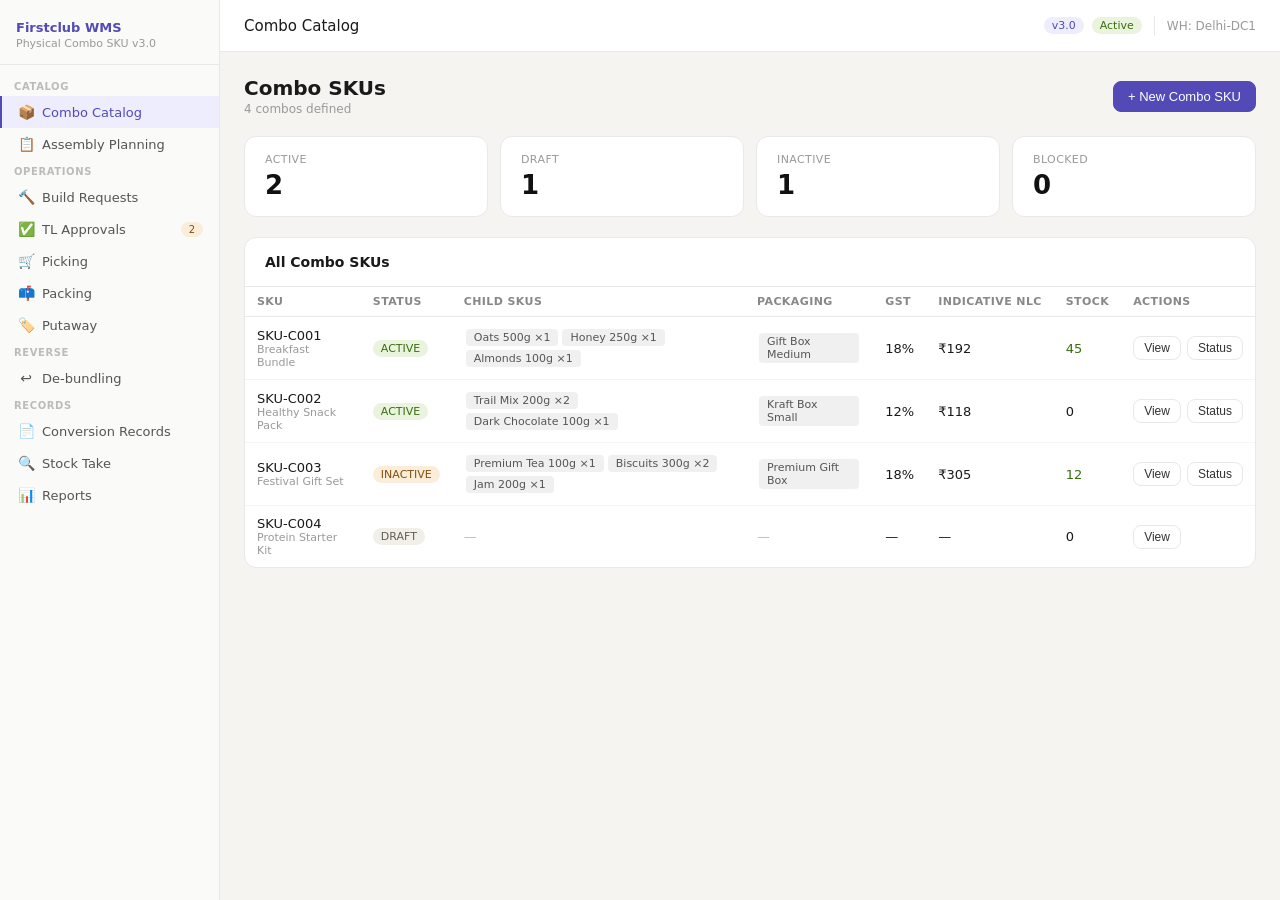
<file: prototype (8).html>
<!DOCTYPE html>
<html lang="en">
<head>
<meta charset="UTF-8">
<meta name="viewport" content="width=device-width, initial-scale=1.0">
<title>Physical Combo SKU – WMS Prototype</title>
<style>
  *, *::before, *::after { box-sizing: border-box; margin: 0; padding: 0; }
  body { font-family: system-ui, -apple-system, sans-serif; background: #f5f4f0; color: #1a1a1a; font-size: 14px; }
  :root {
    --purple: #534AB7; --purple-light: #EEEDFE; --green: #3B6D11; --green-light: #EAF3DE;
    --amber: #854F0B; --amber-light: #FAEEDA; --red: #A32D2D; --red-light: #FCEBEB;
    --blue: #185FA5; --blue-light: #E6F1FB; --gray: #5F5E5A; --gray-light: #F1EFE8;
    --border: #e8e8e8; --bg: #ffffff; --sidebar: #fafaf8;
  }
  .app { display: flex; height: 100vh; overflow: hidden; }
  .sidebar { width: 220px; background: var(--sidebar); border-right: 1px solid var(--border); display: flex; flex-direction: column; flex-shrink: 0; }
  .sidebar-logo { padding: 20px 16px 14px; border-bottom: 1px solid var(--border); }
  .sidebar-logo .brand { font-size: 13px; font-weight: 600; color: var(--purple); }
  .sidebar-logo .sub { font-size: 11px; color: #999; margin-top: 2px; }
  .sidebar-nav { flex: 1; overflow-y: auto; padding: 10px 0; }
  .nav-section { padding: 6px 14px 4px; font-size: 10px; font-weight: 600; text-transform: uppercase; letter-spacing: .6px; color: #bbb; }
  .nav-item { display: flex; align-items: center; gap: 8px; padding: 8px 16px; font-size: 13px; color: #555; cursor: pointer; border-radius: 0; transition: background .1s; border-left: 2px solid transparent; }
  .nav-item:hover { background: #f0efe9; color: #222; }
  .nav-item.active { background: var(--purple-light); color: var(--purple); font-weight: 500; border-left-color: var(--purple); }
  .nav-item .icon { width: 16px; text-align: center; font-size: 14px; }
  .main { flex: 1; display: flex; flex-direction: column; overflow: hidden; }
  .topbar { height: 52px; background: var(--bg); border-bottom: 1px solid var(--border); display: flex; align-items: center; padding: 0 24px; gap: 12px; flex-shrink: 0; }
  .topbar-title { font-size: 15px; font-weight: 500; flex: 1; }
  .topbar-actions { display: flex; gap: 8px; align-items: center; }
  .content { flex: 1; overflow-y: auto; padding: 24px; }
  .btn { display: inline-flex; align-items: center; gap: 6px; padding: 7px 14px; border-radius: 8px; font-size: 13px; font-weight: 500; cursor: pointer; border: 1px solid transparent; transition: all .15s; }
  .btn-primary { background: var(--purple); color: #fff; border-color: var(--purple); }
  .btn-primary:hover { background: #4540a0; }
  .btn-secondary { background: #fff; color: #333; border-color: var(--border); }
  .btn-secondary:hover { background: #f5f5f5; }
  .btn-danger { background: var(--red-light); color: var(--red); border-color: #f0c0c0; }
  .btn-danger:hover { background: #f5d5d5; }
  .btn-success { background: var(--green-light); color: var(--green); border-color: #b8dca0; }
  .btn-amber { background: var(--amber-light); color: var(--amber); border-color: #f0c888; }
  .btn-sm { padding: 4px 10px; font-size: 12px; }
  .badge { display: inline-block; padding: 2px 8px; border-radius: 100px; font-size: 11px; font-weight: 500; }
  .badge-purple { background: var(--purple-light); color: var(--purple); }
  .badge-green { background: var(--green-light); color: var(--green); }
  .badge-amber { background: var(--amber-light); color: var(--amber); }
  .badge-red { background: var(--red-light); color: var(--red); }
  .badge-blue { background: var(--blue-light); color: var(--blue); }
  .badge-gray { background: var(--gray-light); color: var(--gray); }
  .card { background: var(--bg); border: 1px solid var(--border); border-radius: 12px; }
  .card-header { padding: 16px 20px; border-bottom: 1px solid var(--border); display: flex; align-items: center; justify-content: space-between; }
  .card-header h3 { font-size: 14px; font-weight: 600; }
  .card-body { padding: 20px; }
  table { width: 100%; border-collapse: collapse; font-size: 13px; }
  th { text-align: left; padding: 8px 12px; border-bottom: 1px solid var(--border); font-size: 11px; font-weight: 600; color: #888; text-transform: uppercase; letter-spacing: .4px; white-space: nowrap; }
  td { padding: 10px 12px; border-bottom: 1px solid #f5f5f5; vertical-align: middle; }
  tr:last-child td { border-bottom: none; }
  tr:hover td { background: #fafaf8; }
  .form-group { margin-bottom: 16px; }
  .form-label { display: block; font-size: 12px; font-weight: 500; color: #555; margin-bottom: 6px; }
  .form-control { width: 100%; padding: 8px 12px; border: 1px solid var(--border); border-radius: 8px; font-size: 13px; outline: none; background: #fff; transition: border .15s; }
  .form-control:focus { border-color: var(--purple); box-shadow: 0 0 0 3px rgba(83,74,183,.08); }
  select.form-control { cursor: pointer; }
  .form-hint { font-size: 11px; color: #999; margin-top: 4px; }
  .modal-overlay { position: fixed; inset: 0; background: rgba(0,0,0,.35); z-index: 1000; display: flex; align-items: center; justify-content: center; padding: 20px; }
  .modal { background: #fff; border-radius: 16px; width: 100%; max-width: 560px; max-height: 90vh; overflow-y: auto; box-shadow: 0 20px 60px rgba(0,0,0,.15); }
  .modal-lg { max-width: 760px; }
  .modal-header { padding: 20px 24px 16px; border-bottom: 1px solid var(--border); display: flex; align-items: center; justify-content: space-between; }
  .modal-header h2 { font-size: 16px; font-weight: 600; }
  .modal-close { background: none; border: none; font-size: 20px; color: #999; cursor: pointer; line-height: 1; }
  .modal-body { padding: 24px; }
  .modal-footer { padding: 16px 24px; border-top: 1px solid var(--border); display: flex; justify-content: flex-end; gap: 10px; }
  .tabs { display: flex; border-bottom: 1px solid var(--border); margin-bottom: 20px; }
  .tab { padding: 9px 18px; font-size: 13px; font-weight: 500; color: #888; cursor: pointer; border-bottom: 2px solid transparent; margin-bottom: -1px; transition: all .15s; }
  .tab.active { color: var(--purple); border-bottom-color: var(--purple); }
  .grid-2 { display: grid; grid-template-columns: 1fr 1fr; gap: 16px; }
  .grid-3 { display: grid; grid-template-columns: 1fr 1fr 1fr; gap: 16px; }
  .stat-card { background: var(--bg); border: 1px solid var(--border); border-radius: 12px; padding: 16px 20px; }
  .stat-card .stat-label { font-size: 11px; color: #999; font-weight: 500; text-transform: uppercase; letter-spacing: .4px; }
  .stat-card .stat-value { font-size: 26px; font-weight: 600; color: #111; margin-top: 4px; }
  .stat-card .stat-sub { font-size: 12px; color: #888; margin-top: 2px; }
  .timeline { position: relative; }
  .timeline-step { display: flex; gap: 12px; margin-bottom: 0; }
  .timeline-left { display: flex; flex-direction: column; align-items: center; }
  .timeline-dot { width: 28px; height: 28px; border-radius: 50%; display: flex; align-items: center; justify-content: center; font-size: 12px; font-weight: 600; flex-shrink: 0; }
  .timeline-line { width: 2px; flex: 1; min-height: 20px; background: var(--border); margin: 2px 0; }
  .timeline-content { padding-bottom: 16px; flex: 1; padding-top: 4px; }
  .timeline-content .step-title { font-size: 13px; font-weight: 500; }
  .timeline-content .step-desc { font-size: 12px; color: #888; margin-top: 3px; }
  .alert { padding: 12px 16px; border-radius: 8px; font-size: 13px; margin-bottom: 16px; display: flex; align-items: flex-start; gap: 10px; }
  .alert-amber { background: var(--amber-light); color: var(--amber); border: 1px solid #f0c888; }
  .alert-green { background: var(--green-light); color: var(--green); border: 1px solid #b8dca0; }
  .alert-red { background: var(--red-light); color: var(--red); border: 1px solid #f0c0c0; }
  .alert-blue { background: var(--blue-light); color: var(--blue); border: 1px solid #b8d4f0; }
  .progress-bar { height: 6px; background: #f0f0f0; border-radius: 100px; overflow: hidden; }
  .progress-fill { height: 100%; border-radius: 100px; transition: width .3s; }
  .empty-state { text-align: center; padding: 60px 20px; color: #999; }
  .empty-state .icon { font-size: 40px; margin-bottom: 12px; }
  .empty-state p { font-size: 14px; }
  .chip { display: inline-flex; align-items: center; gap: 4px; padding: 3px 10px; border-radius: 100px; font-size: 12px; border: 1px solid var(--border); background: #fff; }
  .flow-bar { display: flex; align-items: center; gap: 0; flex-wrap: wrap; margin: 12px 0; }
  .flow-step { padding: 5px 12px; font-size: 11px; font-weight: 500; border-radius: 4px; }
  .flow-arrow { color: #ccc; font-size: 14px; margin: 0 2px; }
  .section-heading { font-size: 11px; font-weight: 600; text-transform: uppercase; letter-spacing: .5px; color: #bbb; margin-bottom: 10px; }
  .info-row { display: flex; padding: 8px 0; border-bottom: 1px solid #f5f5f5; font-size: 13px; }
  .info-row:last-child { border-bottom: none; }
  .info-label { width: 180px; color: #888; flex-shrink: 0; }
  .info-value { color: #222; font-weight: 500; }
  .tooltip { position: relative; }
  .child-sku-row { display: flex; align-items: center; gap: 10px; padding: 10px 12px; border: 1px solid var(--border); border-radius: 8px; margin-bottom: 8px; background: #fafaf8; }
  .child-sku-row .sku-name { flex: 1; font-size: 13px; font-weight: 500; }
  .child-sku-row .sku-qty { width: 80px; }
  .child-sku-row .sku-gst { font-size: 12px; color: #888; width: 60px; }
  .remove-btn { background: none; border: none; color: #ccc; cursor: pointer; font-size: 16px; padding: 2px 6px; }
  .remove-btn:hover { color: var(--red); }
  .picker-app { background: #1a1a2e; border-radius: 16px; padding: 20px; color: #fff; max-width: 360px; margin: 0 auto; }
  .picker-app h3 { font-size: 15px; font-weight: 600; margin-bottom: 16px; }
  .picker-task { background: #16213e; border-radius: 10px; padding: 14px; margin-bottom: 10px; }
  .picker-task .sku { font-size: 13px; font-weight: 500; color: #e0e0e0; }
  .picker-task .bin { font-size: 12px; color: #888; margin-top: 2px; }
  .picker-task .qty { font-size: 20px; font-weight: 700; color: #a78bfa; margin-top: 8px; }
  .scan-input { background: #0f3460; border: 1px solid #3a3a6e; border-radius: 8px; padding: 10px 14px; width: 100%; color: #fff; font-size: 14px; outline: none; }
  .scan-input::placeholder { color: #666; }
  input[type=range] { width: 100%; accent-color: var(--purple); }
  .conversion-record { background: #f8f7ff; border: 1px solid #d8d4f5; border-radius: 10px; padding: 16px; margin-top: 12px; }
  .conversion-record .cr-title { font-size: 12px; font-weight: 600; color: var(--purple); text-transform: uppercase; letter-spacing: .5px; margin-bottom: 12px; }
  .step-done { opacity: .5; }
  .highlight-box { background: var(--purple-light); border: 1px solid #c8c4f0; border-radius: 8px; padding: 12px 16px; margin-top: 12px; }
  .nlc-formula { font-family: monospace; font-size: 13px; background: #f5f4f0; padding: 12px 16px; border-radius: 8px; color: #333; border: 1px solid var(--border); }
  .tag { display: inline-flex; align-items: center; padding: 2px 8px; border-radius: 4px; font-size: 11px; background: #f0f0f0; color: #555; margin: 2px; }
</style>
</head>
<body>

<div class="app">
  <!-- Sidebar -->
  <div class="sidebar">
    <div class="sidebar-logo">
      <div class="brand">Firstclub WMS</div>
      <div class="sub">Physical Combo SKU v3.0</div>
    </div>
    <div class="sidebar-nav">
      <div class="nav-section">Catalog</div>
      <div class="nav-item active" onclick="showPage('combo-catalog')">
        <span class="icon">📦</span> Combo Catalog
      </div>
      <div class="nav-item" onclick="showPage('assembly-planning')">
        <span class="icon">📋</span> Assembly Planning
      </div>
      <div class="nav-section">Operations</div>
      <div class="nav-item" onclick="showPage('build-requests')">
        <span class="icon">🔨</span> Build Requests
      </div>
      <div class="nav-item" onclick="showPage('tl-approvals')">
        <span class="icon">✅</span> TL Approvals
        <span class="badge badge-amber" style="margin-left:auto;font-size:10px">2</span>
      </div>
      <div class="nav-item" onclick="showPage('picking')">
        <span class="icon">🛒</span> Picking
      </div>
      <div class="nav-item" onclick="showPage('packing')">
        <span class="icon">📫</span> Packing
      </div>
      <div class="nav-item" onclick="showPage('putaway')">
        <span class="icon">🏷️</span> Putaway
      </div>
      <div class="nav-section">Reverse</div>
      <div class="nav-item" onclick="showPage('debundle')">
        <span class="icon">↩️</span> De-bundling
      </div>
      <div class="nav-section">Records</div>
      <div class="nav-item" onclick="showPage('conversion-records')">
        <span class="icon">📄</span> Conversion Records
      </div>
      <div class="nav-item" onclick="showPage('stock-take')">
        <span class="icon">🔍</span> Stock Take
      </div>
      <div class="nav-item" onclick="showPage('reports')">
        <span class="icon">📊</span> Reports
      </div>
    </div>
  </div>

  <!-- Main Content -->
  <div class="main">
    <div class="topbar">
      <div class="topbar-title" id="page-title">Combo Catalog</div>
      <div class="topbar-actions">
        <span class="badge badge-purple">v3.0</span>
        <span class="badge badge-green">Active</span>
        <div style="width:1px;height:20px;background:var(--border);margin:0 4px"></div>
        <span style="font-size:12px;color:#999">WH: Delhi-DC1</span>
      </div>
    </div>
    <div class="content" id="main-content">
      <!-- Pages injected here -->
    </div>
  </div>
</div>

<!-- Modals Container -->
<div id="modals"></div>

<script>
// ============================================================
// DATA STORE
// ============================================================
const store = {
  combos: [
    { id: 'SKU-C001', name: 'Breakfast Bundle', status: 'ACTIVE', gst: 18, mrp: 299,
      children: [
        { id: 'SKU-001', name: 'Oats 500g', qty: 1, gst: 5, nlc: 45 },
        { id: 'SKU-002', name: 'Honey 250g', qty: 1, gst: 12, nlc: 55 },
        { id: 'SKU-003', name: 'Almonds 100g', qty: 1, gst: 18, nlc: 80 }
      ],
      packaging: { id: 'PKG-001', name: 'Gift Box Medium', cost: 12 },
      indicativeNlc: 192, inventory: 45 },
    { id: 'SKU-C002', name: 'Healthy Snack Pack', status: 'ACTIVE', gst: 12, mrp: 199,
      children: [
        { id: 'SKU-004', name: 'Trail Mix 200g', qty: 2, gst: 5, nlc: 35 },
        { id: 'SKU-005', name: 'Dark Chocolate 100g', qty: 1, gst: 12, nlc: 40 }
      ],
      packaging: { id: 'PKG-002', name: 'Kraft Box Small', cost: 8 },
      indicativeNlc: 118, inventory: 0 },
    { id: 'SKU-C003', name: 'Festival Gift Set', status: 'INACTIVE', gst: 18, mrp: 599,
      children: [
        { id: 'SKU-006', name: 'Premium Tea 100g', qty: 1, gst: 5, nlc: 120 },
        { id: 'SKU-007', name: 'Biscuits 300g', qty: 2, gst: 18, nlc: 45 },
        { id: 'SKU-008', name: 'Jam 200g', qty: 1, gst: 12, nlc: 60 }
      ],
      packaging: { id: 'PKG-003', name: 'Premium Gift Box', cost: 35 },
      indicativeNlc: 305, inventory: 12 },
    { id: 'SKU-C004', name: 'Protein Starter Kit', status: 'DRAFT', gst: null, mrp: 499,
      children: [],
      packaging: null,
      indicativeNlc: null, inventory: 0 }
  ],
  buildRequests: [
    { id: 'BR-2025-001', comboId: 'SKU-C001', comboName: 'Breakfast Bundle', warehouse: 'Delhi-DC1',
      requestedQty: 50, approvedQty: 45, status: 'COMPLETED', raisedBy: 'Priya S.', tlApprovedBy: 'Rahul M.',
      createdAt: '2025-04-02', completedAt: '2025-04-03', pickedQty: 46, packedQty: 45, finalNlc: 195.50 },
    { id: 'BR-2025-002', comboId: 'SKU-C001', comboName: 'Breakfast Bundle', warehouse: 'Delhi-DC1',
      requestedQty: 30, approvedQty: null, status: 'PENDING_APPROVAL', raisedBy: 'Karan T.', tlApprovedBy: null,
      createdAt: '2025-04-05', completedAt: null, pickedQty: 0, packedQty: 0, finalNlc: null },
    { id: 'BR-2025-003', comboId: 'SKU-C002', comboName: 'Healthy Snack Pack', warehouse: 'Mumbai-DC2',
      requestedQty: 100, approvedQty: 80, status: 'PICKING', raisedBy: 'Anita R.', tlApprovedBy: 'Sanjay P.',
      createdAt: '2025-04-04', completedAt: null, pickedQty: 35, packedQty: 0, finalNlc: null },
    { id: 'BR-2025-004', comboId: 'SKU-C001', comboName: 'Breakfast Bundle', warehouse: 'Delhi-DC1',
      requestedQty: 20, approvedQty: null, status: 'PENDING_APPROVAL', raisedBy: 'Meera J.', tlApprovedBy: null,
      createdAt: '2025-04-05', completedAt: null, pickedQty: 0, packedQty: 0, finalNlc: null }
  ],
  conversionRecords: [
    { id: 'CR-2025-001', brId: 'BR-2025-001', comboId: 'SKU-C001', comboName: 'Breakfast Bundle',
      parentLotId: 'LOT-C001-2025-04-03', finalQty: 45, requestedQty: 50, approvedQty: 45,
      pickedQty: 46, packedQty: 45, finalNlc: 195.50, gst: 18, warehouse: 'Delhi-DC1',
      raisedBy: 'Priya S.', tlApprovedBy: 'Rahul M.', putawayBy: 'Vijay K.',
      timestamp: '2025-04-03 14:32', stockTakeTaskId: 'ST-2025-001',
      children: [
        { skuId: 'SKU-001', name: 'Oats 500g', lotId: 'LOT-001-A', qty: 45, nlc: 45 },
        { skuId: 'SKU-002', name: 'Honey 250g', lotId: 'LOT-002-B', qty: 45, nlc: 55 },
        { skuId: 'SKU-003', name: 'Almonds 100g', lotId: 'LOT-003-A', qty: 45, nlc: 80 }
      ],
      packaging: { skuId: 'PKG-001', name: 'Gift Box Medium', qty: 45, cost: 12 } }
  ],
  debundleRequests: [
    { id: 'DB-2025-001', comboId: 'SKU-C003', comboName: 'Festival Gift Set', crId: 'CR-OLD-001',
      qty: 6, status: 'COMPLETED', raisedBy: 'Finance Team', warehouse: 'Delhi-DC1',
      completedAt: '2025-04-01' }
  ],
  childSkus: [
    { id: 'SKU-001', name: 'Oats 500g', gst: 5, nlc: 45, available: 200, lots: [{ id: 'LOT-001-A', qty: 120, expiry: '2026-01-01' }, { id: 'LOT-001-B', qty: 80, expiry: '2025-12-01' }] },
    { id: 'SKU-002', name: 'Honey 250g', gst: 12, nlc: 55, available: 180, lots: [{ id: 'LOT-002-B', qty: 180, expiry: '2026-06-01' }] },
    { id: 'SKU-003', name: 'Almonds 100g', gst: 18, nlc: 80, available: 95, lots: [{ id: 'LOT-003-A', qty: 95, expiry: '2025-11-15' }] },
    { id: 'SKU-004', name: 'Trail Mix 200g', gst: 5, nlc: 35, available: 300, lots: [{ id: 'LOT-004-A', qty: 300, expiry: '2025-10-01' }] },
    { id: 'SKU-005', name: 'Dark Chocolate 100g', gst: 12, nlc: 40, available: 150, lots: [{ id: 'LOT-005-A', qty: 150, expiry: '2025-09-15' }] },
  ],
  packagingSkus: [
    { id: 'PKG-001', name: 'Gift Box Medium', available: 500, cost: 12 },
    { id: 'PKG-002', name: 'Kraft Box Small', available: 800, cost: 8 },
    { id: 'PKG-003', name: 'Premium Gift Box', available: 200, cost: 35 }
  ]
};

let currentPage = 'combo-catalog';

// ============================================================
// NAV
// ============================================================
function showPage(page) {
  currentPage = page;
  document.querySelectorAll('.nav-item').forEach(el => el.classList.remove('active'));
  event && event.currentTarget && event.currentTarget.classList.add('active');
  // re-highlight
  document.querySelectorAll('.nav-item').forEach(el => {
    if (el.getAttribute('onclick') && el.getAttribute('onclick').includes(`'${page}'`)) el.classList.add('active');
  });
  const titles = {
    'combo-catalog': 'Combo Catalog',
    'assembly-planning': 'Assembly Planning',
    'build-requests': 'Build Requests',
    'tl-approvals': 'TL Approvals',
    'picking': 'Picking',
    'packing': 'Packing',
    'putaway': 'Putaway',
    'debundle': 'De-bundling',
    'conversion-records': 'Conversion Records',
    'stock-take': 'Stock Take',
    'reports': 'Reports'
  };
  document.getElementById('page-title').textContent = titles[page] || page;
  const pages = {
    'combo-catalog': renderComboCatalog,
    'assembly-planning': renderAssemblyPlanning,
    'build-requests': renderBuildRequests,
    'tl-approvals': renderTLApprovals,
    'picking': renderPicking,
    'packing': renderPacking,
    'putaway': renderPutaway,
    'debundle': renderDebundle,
    'conversion-records': renderConversionRecords,
    'stock-take': renderStockTake,
    'reports': renderReports
  };
  const fn = pages[page];
  document.getElementById('main-content').innerHTML = fn ? fn() : '<div class="empty-state"><div class="icon">🚧</div><p>Page coming soon</p></div>';
  if (page === 'picking') initPickingInteractions();
  if (page === 'packing') initPackingInteractions();
}

// ============================================================
// STATUS BADGE
// ============================================================
function statusBadge(status) {
  const map = {
    'ACTIVE': 'badge-green', 'COMPLETED': 'badge-green', 'CONFIGURED': 'badge-blue',
    'DRAFT': 'badge-gray', 'INACTIVE': 'badge-amber', 'BLOCKED': 'badge-red',
    'PENDING_APPROVAL': 'badge-amber', 'RESERVED': 'badge-blue', 'PICKING': 'badge-blue',
    'PICKED': 'badge-blue', 'PACKING': 'badge-purple', 'PUT_AWAY_IN_PROGRESS': 'badge-purple',
    'FAILED': 'badge-red', 'CANCELLED': 'badge-red', 'REJECTED': 'badge-red',
    'IN_PROGRESS': 'badge-blue', 'OPEN': 'badge-amber'
  };
  return `<span class="badge ${map[status] || 'badge-gray'}">${status.replace(/_/g,' ')}</span>`;
}

// ============================================================
// PAGE: COMBO CATALOG
// ============================================================
function renderComboCatalog() {
  const rows = store.combos.map(c => `
    <tr>
      <td><div style="font-weight:500">${c.id}</div><div style="font-size:11px;color:#999">${c.name}</div></td>
      <td>${statusBadge(c.status)}</td>
      <td>${c.children.length > 0 ? c.children.map(ch=>`<span class="tag">${ch.name} ×${ch.qty}</span>`).join('') : '<span style="color:#bbb">—</span>'}</td>
      <td>${c.packaging ? `<span class="tag">${c.packaging.name}</span>` : '<span style="color:#bbb">—</span>'}</td>
      <td>${c.gst != null ? c.gst + '%' : '—'}</td>
      <td>${c.indicativeNlc != null ? '₹' + c.indicativeNlc : '—'}</td>
      <td>${c.inventory > 0 ? `<span style="font-weight:500;color:var(--green)">${c.inventory}</span>` : '0'}</td>
      <td>
        <div style="display:flex;gap:6px">
          <button class="btn btn-secondary btn-sm" onclick="viewCombo('${c.id}')">View</button>
          ${c.status === 'ACTIVE' || c.status === 'INACTIVE' ? `<button class="btn btn-secondary btn-sm" onclick="editComboStatus('${c.id}')">Status</button>` : ''}
        </div>
      </td>
    </tr>`).join('');
  return `
    <div style="display:flex;justify-content:space-between;align-items:center;margin-bottom:20px">
      <div>
        <div style="font-size:20px;font-weight:600">Combo SKUs</div>
        <div style="font-size:12px;color:#999;margin-top:2px">${store.combos.length} combos defined</div>
      </div>
      <button class="btn btn-primary" onclick="openCreateCombo()">+ New Combo SKU</button>
    </div>
    <div style="display:grid;grid-template-columns:repeat(4,1fr);gap:12px;margin-bottom:20px">
      ${[['ACTIVE',store.combos.filter(c=>c.status==='ACTIVE').length,'badge-green'],['DRAFT',store.combos.filter(c=>c.status==='DRAFT').length,'badge-gray'],['INACTIVE',store.combos.filter(c=>c.status==='INACTIVE').length,'badge-amber'],['BLOCKED',store.combos.filter(c=>c.status==='BLOCKED').length,'badge-red']].map(([s,n,b])=>`
        <div class="stat-card"><div class="stat-label">${s}</div><div class="stat-value">${n}</div></div>`).join('')}
    </div>
    <div class="card">
      <div class="card-header"><h3>All Combo SKUs</h3></div>
      <table><thead><tr><th>SKU</th><th>Status</th><th>Child SKUs</th><th>Packaging</th><th>GST</th><th>Indicative NLC</th><th>Stock</th><th>Actions</th></tr></thead>
      <tbody>${rows}</tbody></table>
    </div>`;
}

function viewCombo(id) {
  const c = store.combos.find(x => x.id === id);
  if (!c) return;
  const nlcDetail = c.children.length ? c.children.map(ch => `
    <div class="info-row"><div class="info-label">${ch.name} ×${ch.qty}</div><div class="info-value">NLC: ₹${ch.nlc} | GST: ${ch.gst}%</div></div>`).join('') : '<div style="color:#bbb;font-size:13px">No children added</div>';
  openModal(`
    <div class="modal modal-lg">
      <div class="modal-header">
        <h2>${c.id} — ${c.name}</h2>
        <button class="modal-close" onclick="closeModal()">×</button>
      </div>
      <div class="modal-body">
        <div style="display:flex;gap:10px;margin-bottom:20px">
          ${statusBadge(c.status)}
          ${c.gst != null ? `<span class="badge badge-blue">GST ${c.gst}%</span>` : ''}
          ${c.inventory > 0 ? `<span class="badge badge-green">${c.inventory} in stock</span>` : ''}
        </div>
        <div class="grid-2" style="gap:20px">
          <div>
            <div class="section-heading">Composition</div>
            ${nlcDetail}
            <div class="info-row" style="margin-top:8px"><div class="info-label">Packaging</div><div class="info-value">${c.packaging ? c.packaging.name + ' (₹' + c.packaging.cost + ')' : '—'}</div></div>
          </div>
          <div>
            <div class="section-heading">Cost & Tax</div>
            <div class="info-row"><div class="info-label">GST Rate</div><div class="info-value">${c.gst != null ? c.gst + '% (max of children)' : '—'}</div></div>
            <div class="info-row"><div class="info-label">Indicative NLC</div><div class="info-value">${c.indicativeNlc != null ? '₹' + c.indicativeNlc : '—'}</div></div>
            <div class="info-row"><div class="info-label">MRP</div><div class="info-value">₹${c.mrp}</div></div>
            <div class="info-row"><div class="info-label">Physical Stock</div><div class="info-value">${c.inventory} units</div></div>
          </div>
        </div>
        ${c.status === 'ACTIVE' ? `<div class="alert alert-blue" style="margin-top:16px"><span>ℹ️</span><span>Composition and GST are frozen. To make changes, move SKU to INACTIVE first.</span></div>` : ''}
        ${c.status === 'INACTIVE' ? `<div class="alert alert-amber" style="margin-top:16px"><span>⚠️</span><span>SKU is INACTIVE. De-bundling is allowed. New build requests cannot be created.</span></div>` : ''}
      </div>
      <div class="modal-footer">
        <button class="btn btn-secondary" onclick="closeModal()">Close</button>
        ${c.status === 'ACTIVE' ? `<button class="btn btn-primary" onclick="closeModal();showPage('build-requests')">Create Build Request</button>` : ''}
      </div>
    </div>`);
}

function editComboStatus(id) {
  const c = store.combos.find(x => x.id === id);
  const options = {
    'ACTIVE': ['INACTIVE', 'BLOCKED'],
    'INACTIVE': ['ACTIVE', 'BLOCKED'],
    'CONFIGURED': ['ACTIVE']
  }[c.status] || [];
  openModal(`
    <div class="modal">
      <div class="modal-header"><h2>Change Status — ${c.id}</h2><button class="modal-close" onclick="closeModal()">×</button></div>
      <div class="modal-body">
        <div class="alert alert-amber"><span>⚠️</span><span>Status changes affect build requests and inventory promiseability.</span></div>
        <div class="info-row"><div class="info-label">Current Status</div><div class="info-value">${statusBadge(c.status)}</div></div>
        <div class="form-group" style="margin-top:16px">
          <label class="form-label">New Status</label>
          <select class="form-control" id="new-status">
            ${options.map(o => `<option value="${o}">${o}</option>`).join('')}
          </select>
        </div>
        ${options.includes('BLOCKED') ? `<div class="alert alert-red"><span>🚫</span><span>BLOCKED is permanent and cannot be reversed.</span></div>` : ''}
      </div>
      <div class="modal-footer">
        <button class="btn btn-secondary" onclick="closeModal()">Cancel</button>
        <button class="btn btn-primary" onclick="applyStatusChange('${id}')">Apply Change</button>
      </div>
    </div>`);
}

function applyStatusChange(id) {
  const ns = document.getElementById('new-status').value;
  const c = store.combos.find(x => x.id === id);
  c.status = ns;
  closeModal();
  showPage('combo-catalog');
  showToast(`${id} status changed to ${ns}`);
}

function openCreateCombo() {
  openModal(`
    <div class="modal modal-lg">
      <div class="modal-header"><h2>Create New Combo SKU</h2><button class="modal-close" onclick="closeModal()">×</button></div>
      <div class="modal-body">
        <div class="flow-bar" style="margin-bottom:20px">
          <div class="flow-step" style="background:var(--purple-light);color:var(--purple)">① DRAFT</div>
          <div class="flow-arrow">→</div>
          <div class="flow-step" style="background:#f0f0f0;color:#999">② CONFIGURED</div>
          <div class="flow-arrow">→</div>
          <div class="flow-step" style="background:#f0f0f0;color:#999">③ ACTIVE</div>
        </div>
        <div class="grid-2">
          <div class="form-group">
            <label class="form-label">Combo SKU Name *</label>
            <input class="form-control" id="new-combo-name" placeholder="e.g. Morning Wellness Kit">
          </div>
          <div class="form-group">
            <label class="form-label">MRP (₹) *</label>
            <input class="form-control" type="number" id="new-combo-mrp" placeholder="e.g. 499">
          </div>
        </div>
        <div class="form-group">
          <label class="form-label">Packaging Material *</label>
          <select class="form-control" id="new-combo-pkg">
            <option value="">Select packaging SKU</option>
            ${store.packagingSkus.map(p => `<option value="${p.id}">${p.name} (₹${p.cost}) — ${p.available} available</option>`).join('')}
          </select>
          <div class="form-hint">Mandatory — combo cannot proceed to ACTIVE without packaging.</div>
        </div>
        <div class="section-heading" style="margin-top:8px">Child SKUs</div>
        <div id="child-sku-list"></div>
        <button class="btn btn-secondary btn-sm" onclick="addChildSkuRow()" style="margin-top:8px">+ Add Child SKU</button>
        <div id="gst-preview" style="margin-top:16px"></div>
      </div>
      <div class="modal-footer">
        <button class="btn btn-secondary" onclick="closeModal()">Cancel</button>
        <button class="btn btn-primary" onclick="saveNewCombo()">Create as DRAFT</button>
      </div>
    </div>`);
  addChildSkuRow();
}

function addChildSkuRow() {
  const list = document.getElementById('child-sku-list');
  const idx = list.children.length;
  const div = document.createElement('div');
  div.className = 'child-sku-row';
  div.id = `csr-${idx}`;
  div.innerHTML = `
    <select class="form-control sku-qty" style="flex:1" onchange="updateGSTPreview()">
      <option value="">Select child SKU</option>
      ${store.childSkus.map(s => `<option value="${s.id}" data-gst="${s.gst}">${s.name} (GST: ${s.gst}%)</option>`).join('')}
    </select>
    <input type="number" class="form-control sku-qty" style="width:80px" placeholder="Qty" min="1" value="1">
    <button class="remove-btn" onclick="this.parentElement.remove();updateGSTPreview()">×</button>`;
  list.appendChild(div);
}

function updateGSTPreview() {
  const rows = document.querySelectorAll('#child-sku-list .child-sku-row');
  let maxGst = 0;
  rows.forEach(r => {
    const sel = r.querySelector('select');
    if (sel && sel.value) {
      const opt = sel.querySelector(`option[value="${sel.value}"]`);
      const gst = parseInt(opt?.getAttribute('data-gst') || 0);
      maxGst = Math.max(maxGst, gst);
    }
  });
  const preview = document.getElementById('gst-preview');
  if (preview && rows.length > 0) {
    preview.innerHTML = `<div class="highlight-box"><span style="font-size:12px;color:var(--purple);font-weight:600">Auto-derived GST: ${maxGst}%</span> <span style="font-size:12px;color:#888">(max of all child SKU GST rates)</span></div>`;
  }
}

function saveNewCombo() {
  const name = document.getElementById('new-combo-name')?.value;
  if (!name) { showToast('Please enter a combo name', 'error'); return; }
  const mrp = document.getElementById('new-combo-mrp')?.value;
  const id = 'SKU-C00' + (store.combos.length + 1);
  store.combos.push({ id, name, status: 'DRAFT', gst: null, mrp: parseFloat(mrp) || 0, children: [], packaging: null, indicativeNlc: null, inventory: 0 });
  closeModal();
  showPage('combo-catalog');
  showToast(`${id} created as DRAFT`);
}

// ============================================================
// PAGE: ASSEMBLY PLANNING
// ============================================================
function renderAssemblyPlanning() {
  return `
    <div style="margin-bottom:20px">
      <div style="font-size:20px;font-weight:600">Assembly Planning</div>
      <div style="font-size:12px;color:#999;margin-top:2px">Read-only inventory visibility before creating a build request.</div>
    </div>
    <div class="card" style="margin-bottom:20px">
      <div class="card-body">
        <div class="grid-2">
          <div class="form-group" style="margin-bottom:0">
            <label class="form-label">Warehouse</label>
            <select class="form-control" id="plan-wh" onchange="renderPlanResult()">
              <option>Delhi-DC1</option><option>Mumbai-DC2</option><option>Bangalore-DC3</option>
            </select>
          </div>
          <div class="form-group" style="margin-bottom:0">
            <label class="form-label">Combo SKU</label>
            <select class="form-control" id="plan-sku" onchange="renderPlanResult()">
              <option value="">Select combo SKU</option>
              ${store.combos.filter(c=>c.status==='ACTIVE').map(c=>`<option value="${c.id}">${c.id} — ${c.name}</option>`).join('')}
            </select>
          </div>
        </div>
      </div>
    </div>
    <div id="plan-result"></div>`;
}

function renderPlanResult() {
  const skuId = document.getElementById('plan-sku')?.value;
  const result = document.getElementById('plan-result');
  if (!skuId || !result) return;
  const combo = store.combos.find(c => c.id === skuId);
  if (!combo) return;
  let maxCombos = Infinity;
  let limitingSku = null;
  combo.children.forEach(ch => {
    const childData = store.childSkus.find(s => s.id === ch.id);
    if (childData) {
      const possible = Math.floor(childData.available / ch.qty);
      if (possible < maxCombos) { maxCombos = possible; limitingSku = ch.name; }
    }
  });
  const pkgData = store.packagingSkus.find(p => p.id === combo.packaging?.id);
  if (pkgData) {
    const pkgPossible = pkgData.available;
    if (pkgPossible < maxCombos) { maxCombos = pkgPossible; limitingSku = combo.packaging.name + ' (packaging)'; }
  }
  if (maxCombos === Infinity) maxCombos = 0;

  result.innerHTML = `
    <div class="alert alert-blue"><span>ℹ️</span><span>This is read-only. No inventory is reserved at this stage.</span></div>
    <div style="display:grid;grid-template-columns:1fr 1fr 1fr;gap:12px;margin-bottom:20px">
      <div class="stat-card"><div class="stat-label">Max Possible Combos</div><div class="stat-value" style="color:var(--purple)">${maxCombos}</div></div>
      <div class="stat-card"><div class="stat-label">Limiting Factor</div><div class="stat-value" style="font-size:16px;margin-top:8px">${limitingSku || '—'}</div></div>
      <div class="stat-card"><div class="stat-label">Packaging Available</div><div class="stat-value">${pkgData?.available || 0}</div><div class="stat-sub">${combo.packaging?.name || '—'}</div></div>
    </div>
    <div class="card" style="margin-bottom:20px">
      <div class="card-header"><h3>Child SKU Availability (FEFO sorted)</h3></div>
      <table><thead><tr><th>Child SKU</th><th>Required per Combo</th><th>Lot ID</th><th>Lot Qty</th><th>Expiry</th><th>Max Combos (this lot)</th></tr></thead>
      <tbody>
        ${combo.children.map(ch => {
          const childData = store.childSkus.find(s => s.id === ch.id);
          return (childData?.lots || []).sort((a,b)=>a.expiry.localeCompare(b.expiry)).map(lot => `
            <tr>
              <td><div style="font-weight:500">${ch.name}</div><div style="font-size:11px;color:#999">${ch.id}</div></td>
              <td>${ch.qty}</td>
              <td><span class="tag">${lot.id}</span></td>
              <td>${lot.qty}</td>
              <td>${lot.expiry}</td>
              <td><span style="font-weight:500">${Math.floor(lot.qty / ch.qty)}</span></td>
            </tr>`).join('');
        }).join('')}
      </tbody></table>
    </div>
    <div style="text-align:right">
      <button class="btn btn-primary" onclick="closeModal();showPage('build-requests');setTimeout(()=>openCreateBR('${skuId}'),100)">Proceed to Build Request →</button>
    </div>`;
}

// ============================================================
// PAGE: BUILD REQUESTS
// ============================================================
function renderBuildRequests() {
  const rows = store.buildRequests.map(br => `
    <tr>
      <td><div style="font-weight:500">${br.id}</div><div style="font-size:11px;color:#999">${br.createdAt}</div></td>
      <td>${br.comboName}<div style="font-size:11px;color:#999">${br.comboId}</div></td>
      <td>${br.warehouse}</td>
      <td>${statusBadge(br.status)}</td>
      <td>${br.requestedQty}</td>
      <td>${br.approvedQty != null ? br.approvedQty : '<span style="color:#bbb">Pending</span>'}</td>
      <td>${br.raisedBy}</td>
      <td>
        <button class="btn btn-secondary btn-sm" onclick="viewBR('${br.id}')">View</button>
      </td>
    </tr>`).join('');
  return `
    <div style="display:flex;justify-content:space-between;align-items:center;margin-bottom:20px">
      <div>
        <div style="font-size:20px;font-weight:600">Build Requests</div>
        <div style="font-size:12px;color:#999;margin-top:2px">${store.buildRequests.length} total requests</div>
      </div>
      <button class="btn btn-primary" onclick="openCreateBR('')">+ New Build Request</button>
    </div>
    <div style="display:grid;grid-template-columns:repeat(5,1fr);gap:12px;margin-bottom:20px">
      ${[['PENDING','PENDING_APPROVAL','amber'],['PICKING','PICKING','blue'],['PACKING','PACKING','purple'],['COMPLETED','COMPLETED','green'],['FAILED','FAILED','red']].map(([l,s,c])=>`
        <div class="stat-card"><div class="stat-label">${l}</div><div class="stat-value">${store.buildRequests.filter(b=>b.status===s).length}</div></div>`).join('')}
    </div>
    <div class="card">
      <div class="card-header"><h3>All Build Requests</h3></div>
      <table><thead><tr><th>ID</th><th>Combo</th><th>Warehouse</th><th>Status</th><th>Requested</th><th>Approved</th><th>Raised By</th><th></th></tr></thead>
      <tbody>${rows}</tbody></table>
    </div>`;
}

function openCreateBR(preselect) {
  openModal(`
    <div class="modal">
      <div class="modal-header"><h2>New Build Request</h2><button class="modal-close" onclick="closeModal()">×</button></div>
      <div class="modal-body">
        <div class="alert alert-blue"><span>ℹ️</span><span>No inventory is reserved until TL approves this request.</span></div>
        <div class="form-group">
          <label class="form-label">Warehouse *</label>
          <select class="form-control" id="br-wh"><option>Delhi-DC1</option><option>Mumbai-DC2</option><option>Bangalore-DC3</option></select>
        </div>
        <div class="form-group">
          <label class="form-label">Combo SKU *</label>
          <select class="form-control" id="br-sku" onchange="updateBRMax()">
            <option value="">Select combo SKU</option>
            ${store.combos.filter(c=>c.status==='ACTIVE').map(c=>`<option value="${c.id}" ${c.id===preselect?'selected':''}>${c.id} — ${c.name}</option>`).join('')}
          </select>
        </div>
        <div id="br-max-info"></div>
        <div class="form-group">
          <label class="form-label">Requested Quantity *</label>
          <input type="number" class="form-control" id="br-qty" placeholder="Enter quantity" min="1">
        </div>
        <div class="form-group">
          <label class="form-label">Context / Reason for TL</label>
          <input class="form-control" id="br-reason" placeholder="e.g. Festive season campaign, urgent restock">
        </div>
      </div>
      <div class="modal-footer">
        <button class="btn btn-secondary" onclick="closeModal()">Cancel</button>
        <button class="btn btn-primary" onclick="submitBR()">Submit for TL Approval</button>
      </div>
    </div>`);
  if (preselect) setTimeout(updateBRMax, 50);
}

function updateBRMax() {
  const skuId = document.getElementById('br-sku')?.value;
  const info = document.getElementById('br-max-info');
  if (!skuId || !info) return;
  const combo = store.combos.find(c => c.id === skuId);
  if (!combo) return;
  let maxCombos = 999;
  combo.children.forEach(ch => {
    const cd = store.childSkus.find(s => s.id === ch.id);
    if (cd) maxCombos = Math.min(maxCombos, Math.floor(cd.available / ch.qty));
  });
  const pkg = store.packagingSkus.find(p => p.id === combo.packaging?.id);
  if (pkg) maxCombos = Math.min(maxCombos, pkg.available);
  info.innerHTML = `<div class="highlight-box" style="margin-bottom:16px"><span style="font-size:13px;font-weight:600;color:var(--purple)">MAX_ALLOWED = ${maxCombos}</span><span style="font-size:12px;color:#888"> based on current inventory</span></div>`;
}

function submitBR() {
  const skuId = document.getElementById('br-sku')?.value;
  const qty = parseInt(document.getElementById('br-qty')?.value);
  const reason = document.getElementById('br-reason')?.value;
  if (!skuId || !qty) { showToast('Please fill all required fields', 'error'); return; }
  const combo = store.combos.find(c => c.id === skuId);
  const id = 'BR-2025-' + String(store.buildRequests.length + 1).padStart(3,'0');
  store.buildRequests.unshift({ id, comboId: skuId, comboName: combo.name, warehouse: 'Delhi-DC1',
    requestedQty: qty, approvedQty: null, status: 'PENDING_APPROVAL', raisedBy: 'Current User',
    tlApprovedBy: null, createdAt: new Date().toISOString().split('T')[0], completedAt: null,
    pickedQty: 0, packedQty: 0, finalNlc: null });
  closeModal();
  showPage('build-requests');
  showToast(`${id} submitted for TL approval`);
}

function viewBR(id) {
  const br = store.buildRequests.find(x => x.id === id);
  if (!br) return;
  const combo = store.combos.find(c => c.id === br.comboId);
  const steps = [
    { label: 'CREATED', done: true, active: false },
    { label: 'PENDING APPROVAL', done: br.status !== 'PENDING_APPROVAL', active: br.status === 'PENDING_APPROVAL' },
    { label: 'RESERVED', done: !['PENDING_APPROVAL','CREATED'].includes(br.status), active: br.status === 'RESERVED' },
    { label: 'PICKING', done: ['PICKED','PACKING','PUT_AWAY_IN_PROGRESS','COMPLETED'].includes(br.status), active: br.status === 'PICKING' },
    { label: 'PACKING', done: ['PUT_AWAY_IN_PROGRESS','COMPLETED'].includes(br.status), active: br.status === 'PACKING' },
    { label: 'COMPLETED', done: br.status === 'COMPLETED', active: false }
  ];
  openModal(`
    <div class="modal modal-lg">
      <div class="modal-header"><h2>${br.id}</h2><button class="modal-close" onclick="closeModal()">×</button></div>
      <div class="modal-body">
        <div style="display:flex;gap:8px;margin-bottom:20px">${statusBadge(br.status)}<span class="badge badge-gray">${br.warehouse}</span></div>
        <div class="flow-bar" style="margin-bottom:20px">
          ${steps.map(s=>`<div class="flow-step" style="background:${s.done?'var(--green-light)':s.active?'var(--purple-light)':'#f0f0f0'};color:${s.done?'var(--green)':s.active?'var(--purple)':'#999'}">${s.done?'✓ ':s.active?'● ':''}${s.label}</div><div class="flow-arrow">→</div>`).join('').slice(0,-37)}
        </div>
        <div class="grid-2" style="gap:20px">
          <div>
            <div class="section-heading">Request Details</div>
            <div class="info-row"><div class="info-label">Combo SKU</div><div class="info-value">${br.comboName}</div></div>
            <div class="info-row"><div class="info-label">Requested Qty</div><div class="info-value">${br.requestedQty}</div></div>
            <div class="info-row"><div class="info-label">TL Approved Qty</div><div class="info-value">${br.approvedQty != null ? br.approvedQty : '<span style="color:#bbb">Pending</span>'}</div></div>
            <div class="info-row"><div class="info-label">Picked Qty</div><div class="info-value">${br.pickedQty}</div></div>
            <div class="info-row"><div class="info-label">Packed Qty</div><div class="info-value">${br.packedQty}</div></div>
          </div>
          <div>
            <div class="section-heading">Audit</div>
            <div class="info-row"><div class="info-label">Raised By</div><div class="info-value">${br.raisedBy}</div></div>
            <div class="info-row"><div class="info-label">TL Approved By</div><div class="info-value">${br.tlApprovedBy || '—'}</div></div>
            <div class="info-row"><div class="info-label">Created</div><div class="info-value">${br.createdAt}</div></div>
            <div class="info-row"><div class="info-label">Completed</div><div class="info-value">${br.completedAt || '—'}</div></div>
            <div class="info-row"><div class="info-label">Final NLC</div><div class="info-value">${br.finalNlc ? '₹' + br.finalNlc : '—'}</div></div>
          </div>
        </div>
        ${br.requestedQty !== br.approvedQty && br.approvedQty != null ? `<div class="alert alert-amber" style="margin-top:16px"><span>⚠️</span><span>TL approved ${br.approvedQty} units vs requested ${br.requestedQty}. Quantity was reduced.</span></div>` : ''}
      </div>
      <div class="modal-footer">
        <button class="btn btn-secondary" onclick="closeModal()">Close</button>
        ${br.status === 'PENDING_APPROVAL' ? `<button class="btn btn-danger btn-sm" onclick="cancelBR('${br.id}')">Cancel Request</button>` : ''}
      </div>
    </div>`);
}

function cancelBR(id) {
  const br = store.buildRequests.find(x => x.id === id);
  br.status = 'CANCELLED';
  closeModal();
  showPage('build-requests');
  showToast(`${id} cancelled`);
}

// ============================================================
// PAGE: TL APPROVALS
// ============================================================
function renderTLApprovals() {
  const pending = store.buildRequests.filter(b => b.status === 'PENDING_APPROVAL');
  if (pending.length === 0) return `<div class="empty-state"><div class="icon">✅</div><p>No pending approvals</p></div>`;
  return `
    <div style="margin-bottom:20px">
      <div style="font-size:20px;font-weight:600">TL Approvals</div>
      <div style="font-size:12px;color:#999;margin-top:2px">${pending.length} requests awaiting approval</div>
    </div>
    <div class="alert alert-amber"><span>⚡</span><span>On approval, inventory will be <strong>atomically validated, reserved</strong>, and a picklist generated. Reservation holds for 12 hours.</span></div>
    ${pending.map(br => {
      const combo = store.combos.find(c => c.id === br.comboId);
      let maxCombos = 999;
      combo?.children.forEach(ch => {
        const cd = store.childSkus.find(s => s.id === ch.id);
        if (cd) maxCombos = Math.min(maxCombos, Math.floor(cd.available / ch.qty));
      });
      return `
      <div class="card" style="margin-bottom:16px">
        <div class="card-header">
          <div>
            <div style="font-size:14px;font-weight:600">${br.id} — ${br.comboName}</div>
            <div style="font-size:12px;color:#999;margin-top:2px">Raised by ${br.raisedBy} on ${br.createdAt} · ${br.warehouse}</div>
          </div>
          ${statusBadge(br.status)}
        </div>
        <div class="card-body">
          <div class="grid-2" style="gap:20px;margin-bottom:16px">
            <div>
              <div class="info-row"><div class="info-label">Requested Quantity</div><div class="info-value" style="font-size:18px;font-weight:700">${br.requestedQty}</div></div>
              <div class="info-row"><div class="info-label">MAX_ALLOWED</div><div class="info-value">${maxCombos} <span style="color:#999;font-size:12px">(current stock)</span></div></div>
            </div>
            <div>
              <div class="section-heading">Child SKU Availability</div>
              ${combo?.children.map(ch => {
                const cd = store.childSkus.find(s => s.id === ch.id);
                const needed = br.requestedQty * ch.qty;
                const ok = cd && cd.available >= needed;
                return `<div style="display:flex;justify-content:space-between;font-size:13px;margin-bottom:4px">
                  <span>${ch.name} ×${ch.qty}</span>
                  <span style="color:${ok?'var(--green)':'var(--red)'}">${cd?.available || 0} avail (need ${needed})</span>
                </div>`;
              }).join('')}
            </div>
          </div>
          <div class="form-group">
            <label class="form-label">Approve Quantity (max: ${maxCombos})</label>
            <div style="display:flex;align-items:center;gap:12px">
              <input type="range" min="1" max="${maxCombos}" value="${Math.min(br.requestedQty, maxCombos)}" id="approve-qty-${br.id}" oninput="document.getElementById('aqv-${br.id}').textContent=this.value" style="flex:1">
              <span id="aqv-${br.id}" style="font-size:18px;font-weight:700;color:var(--purple);min-width:30px">${Math.min(br.requestedQty, maxCombos)}</span>
            </div>
          </div>
          <div class="form-group">
            <label class="form-label">TL Note (optional)</label>
            <input class="form-control" id="tl-note-${br.id}" placeholder="Add note for Category/Marketing...">
          </div>
          <div style="display:flex;gap:8px">
            <button class="btn btn-success" onclick="approveBR('${br.id}')">✓ Approve & Reserve Inventory</button>
            <button class="btn btn-danger" onclick="rejectBR('${br.id}')">✗ Reject</button>
          </div>
        </div>
      </div>`}).join('')}`;
}

function approveBR(id) {
  const br = store.buildRequests.find(x => x.id === id);
  const approvedQty = parseInt(document.getElementById(`approve-qty-${id}`)?.value);
  br.approvedQty = approvedQty;
  br.status = 'PICKING';
  br.tlApprovedBy = 'TL User';
  showToast(`${id} approved for ${approvedQty} units. Inventory reserved. Picklist generated.`);
  showPage('tl-approvals');
}

function rejectBR(id) {
  const br = store.buildRequests.find(x => x.id === id);
  br.status = 'REJECTED';
  showToast(`${id} rejected. Category/Marketing notified.`, 'error');
  showPage('tl-approvals');
}

// ============================================================
// PAGE: PICKING
// ============================================================
function renderPicking() {
  const active = store.buildRequests.filter(b => b.status === 'PICKING');
  return `
    <div style="margin-bottom:20px">
      <div style="font-size:20px;font-weight:600">Picking</div>
      <div style="font-size:12px;color:#999;margin-top:2px">${active.length} build requests in picking</div>
    </div>
    <div class="grid-2" style="gap:20px;align-items:start">
      <div>
        ${active.length === 0 ? `<div class="empty-state"><div class="icon">🛒</div><p>No active picking tasks</p></div>` :
        active.map(br => {
          const combo = store.combos.find(c => c.id === br.comboId);
          return `
          <div class="card" style="margin-bottom:16px">
            <div class="card-header">
              <div><div style="font-weight:600">${br.id}</div><div style="font-size:12px;color:#999">${br.comboName} · ${br.warehouse}</div></div>
              ${statusBadge(br.status)}
            </div>
            <div class="card-body">
              <div style="margin-bottom:12px">
                <div style="font-size:12px;color:#888;margin-bottom:6px">Progress</div>
                <div class="progress-bar"><div class="progress-fill" style="width:${Math.round(br.pickedQty/br.approvedQty*100)}%;background:var(--purple)"></div></div>
                <div style="font-size:12px;color:#666;margin-top:4px">${br.pickedQty} / ${br.approvedQty} picked</div>
              </div>
              <div class="section-heading">Pick List</div>
              <table><thead><tr><th>SKU</th><th>Lot</th><th>Bin</th><th>Required</th><th>Action</th></tr></thead>
              <tbody>
                ${combo?.children.map((ch, idx) => `
                  <tr id="pick-row-${br.id}-${idx}">
                    <td><div style="font-weight:500">${ch.name}</div></td>
                    <td><span class="tag">LOT-00${idx+1}-A</span></td>
                    <td>BIN-A${String(idx+1).padStart(2,'0')}</td>
                    <td>${ch.qty * br.approvedQty}</td>
                    <td>
                      <button class="btn btn-success btn-sm" onclick="markPicked('${br.id}',${idx})">✓ Picked</button>
                      <button class="btn btn-amber btn-sm" onclick="markNotFound('${br.id}',${idx})">Not Found</button>
                    </td>
                  </tr>`).join('')}
              </tbody></table>
              <div style="margin-top:12px">
                <button class="btn btn-primary" onclick="completePicking('${br.id}')">Confirm Pick Complete</button>
              </div>
            </div>
          </div>`;}).join('')}
      </div>
      <div>
        <div class="picker-app">
          <h3>📱 Picker App (HHD)</h3>
          <div style="font-size:12px;color:#888;margin-bottom:14px">Scan bin barcode to confirm picks</div>
          ${active.length > 0 ? `
            <div class="picker-task">
              <div class="sku">${active[0].comboName}</div>
              <div class="bin">${active[0].id} · ${active[0].warehouse}</div>
              <div class="qty">${active[0].approvedQty} combos</div>
            </div>
            <div style="margin-top:12px">
              <div style="font-size:12px;color:#aaa;margin-bottom:6px">Scan bin barcode:</div>
              <input class="scan-input" id="scan-input" placeholder="Scan or type bin ID..." onkeypress="handleScan(event)">
            </div>
            <div id="scan-feedback" style="margin-top:10px;font-size:13px"></div>
            <div style="margin-top:16px;font-size:12px;color:#666;border-top:1px solid #333;padding-top:12px">
              FEFO Order · Lot IDs unique per expiry date
            </div>
          ` : `<div style="color:#888;font-size:13px;text-align:center;padding:20px">No active tasks</div>`}
        </div>
      </div>
    </div>`;
}

function initPickingInteractions() {}

function markPicked(brId, idx) {
  const row = document.getElementById(`pick-row-${brId}-${idx}`);
  if (row) { row.style.background = 'var(--green-light)'; row.cells[4].innerHTML = '<span class="badge badge-green">✓ Picked</span>'; }
  showToast('Pick confirmed');
}

function markNotFound(brId, idx) {
  const row = document.getElementById(`pick-row-${brId}-${idx}`);
  if (row) { row.style.background = 'var(--red-light)'; row.cells[4].innerHTML = '<span class="badge badge-red">Not Found</span>'; }
  showToast('Marked as not found — short pick logged', 'warning');
}

function completePicking(id) {
  const br = store.buildRequests.find(x => x.id === id);
  br.pickedQty = br.approvedQty;
  br.status = 'PACKING';
  showPage('picking');
  showToast(`${id} picking complete. Ready for packing.`);
}

function handleScan(e) {
  if (e.key === 'Enter') {
    const val = document.getElementById('scan-input').value;
    const fb = document.getElementById('scan-feedback');
    if (fb) { fb.innerHTML = `<span style="color:#86efac">✓ Bin ${val} confirmed. Units allocated.</span>`; }
    document.getElementById('scan-input').value = '';
  }
}

// ============================================================
// PAGE: PACKING
// ============================================================
function renderPacking() {
  const active = store.buildRequests.filter(b => b.status === 'PACKING');
  return `
    <div style="margin-bottom:20px">
      <div style="font-size:20px;font-weight:600">Packing & Confirmation</div>
      <div style="font-size:12px;color:#999;margin-top:2px">${active.length} build requests ready for packing</div>
    </div>
    ${active.length === 0 ? `<div class="empty-state"><div class="icon">📫</div><p>No items awaiting packing</p></div>` :
    active.map(br => {
      const combo = store.combos.find(c => c.id === br.comboId);
      return `
      <div class="card" style="margin-bottom:20px">
        <div class="card-header">
          <div><div style="font-weight:600">${br.id} — ${br.comboName}</div><div style="font-size:12px;color:#999">${br.warehouse} · Approved: ${br.approvedQty}</div></div>
          ${statusBadge(br.status)}
        </div>
        <div class="card-body">
          <div class="alert alert-blue"><span>📦</span><span>Scan new SKU barcode on HHD and enter actual packed quantity. Only whole combos allowed.</span></div>
          <div class="grid-2" style="gap:20px">
            <div>
              <div class="form-group">
                <label class="form-label">Scanned SKU Code</label>
                <input class="form-control" value="${br.comboId}" readonly style="background:#f5f5f5">
              </div>
              <div class="form-group">
                <label class="form-label">Actual Packed Quantity</label>
                <input type="number" class="form-control" id="pack-qty-${br.id}" value="${br.approvedQty}" min="0" max="${br.approvedQty}" oninput="updatePackVariance('${br.id}')">
                <div class="form-hint">Expected: ${br.approvedQty} combos</div>
              </div>
              <div id="pack-variance-${br.id}"></div>
            </div>
            <div>
              <div class="section-heading">Pack Contents per Combo</div>
              ${combo?.children.map(ch => `<div class="info-row"><div class="info-label">${ch.name}</div><div class="info-value">×${ch.qty}</div></div>`).join('')}
              <div class="info-row"><div class="info-label">${combo?.packaging?.name}</div><div class="info-value">×1 (consumed here)</div></div>
            </div>
          </div>
          <div style="margin-top:16px;display:flex;gap:10px">
            <button class="btn btn-primary" onclick="confirmPacking('${br.id}')">Confirm Pack & Trigger Stock Take</button>
          </div>
        </div>
      </div>`}).join('')}`;
}

function initPackingInteractions() {
  store.buildRequests.filter(b => b.status === 'PACKING').forEach(br => updatePackVariance(br.id));
}

function updatePackVariance(brId) {
  const br = store.buildRequests.find(x => x.id === brId);
  const qty = parseInt(document.getElementById(`pack-qty-${brId}`)?.value) || 0;
  const variance = document.getElementById(`pack-variance-${brId}`);
  if (!variance) return;
  if (qty < br.approvedQty) {
    const loss = br.approvedQty - qty;
    variance.innerHTML = `<div class="alert alert-amber"><span>⚠️</span><span>Variance detected: ${loss} units short. Will be recorded as <strong>Yield Loss</strong>.</span></div>`;
  } else if (qty === br.approvedQty) {
    variance.innerHTML = `<div class="alert alert-green"><span>✓</span><span>Packed quantity matches approved quantity. No variance.</span></div>`;
  }
}

function confirmPacking(id) {
  const br = store.buildRequests.find(x => x.id === id);
  const qty = parseInt(document.getElementById(`pack-qty-${id}`)?.value) || 0;
  if (qty === 0) { openPostPackDisposition(id, br.approvedQty); return; }
  br.packedQty = qty;
  br.status = 'PUT_AWAY_IN_PROGRESS';
  showToast(`Packing confirmed. Stock take auto-triggered warehouse-wide.`);
  openPostPackDisposition(id, br.approvedQty - qty);
}

function openPostPackDisposition(brId, leftover) {
  const br = store.buildRequests.find(x => x.id === brId);
  const combo = store.combos.find(c => c.id === br.comboId);
  openModal(`
    <div class="modal modal-lg">
      <div class="modal-header"><h2>Post-Pack Disposition</h2><button class="modal-close" onclick="closeModal()">×</button></div>
      <div class="modal-body">
        <div class="alert alert-amber"><span>⚠️</span><span>Both options must be actioned before proceeding to combo putaway.</span></div>
        <div style="font-size:13px;color:#666;margin-bottom:20px">
          <strong>${leftover > 0 ? leftover + ' units' : 'All units'}</strong> of child SKUs remain unpacked.
        </div>
        <div class="grid-2" style="gap:16px">
          <div class="card" style="border:2px solid var(--purple-light)">
            <div class="card-body">
              <div style="font-weight:600;color:var(--purple);margin-bottom:8px">Option A — New Build Request</div>
              <div style="font-size:13px;color:#666;margin-bottom:12px">Generate pick list for only the shortfall SKU qty to complete additional combos.</div>
              ${combo?.children.map(ch => `<div style="font-size:13px;margin-bottom:4px">${ch.name}: need ${leftover * ch.qty} more</div>`).join('')}
              <button class="btn btn-primary btn-sm" style="margin-top:12px" onclick="closeModal();showPage('build-requests')">Initiate New Build Request</button>
            </div>
          </div>
          <div class="card" style="border:2px solid var(--green-light)">
            <div class="card-body">
              <div style="font-weight:600;color:var(--green);margin-bottom:8px">Option B — Putaway Remaining</div>
              <div style="font-size:13px;color:#666;margin-bottom:12px">Return units to available inventory in their original bins.</div>
              ${combo?.children.map(ch => `<div style="font-size:13px;margin-bottom:4px">${ch.name}: ${leftover * ch.qty} units → BIN-A0${combo.children.indexOf(ch)+1}</div>`).join('')}
              <button class="btn btn-success btn-sm" style="margin-top:12px" onclick="confirmPutawayRemaining('${brId}')">Return to Inventory</button>
            </div>
          </div>
        </div>
        <div style="margin-top:16px;background:#f5f5f5;border-radius:8px;padding:12px">
          <div style="font-size:12px;font-weight:600;color:#555;margin-bottom:6px">Damaged Unit Handling</div>
          <div style="font-size:12px;color:#888">Mark damaged units as Yield Loss. Stock take auto-triggered warehouse-wide for affected child SKU.</div>
        </div>
      </div>
    </div>`);
}

function confirmPutawayRemaining(brId) {
  closeModal();
  showToast('Remaining units returned to inventory');
  showPage('putaway');
}

// ============================================================
// PAGE: PUTAWAY
// ============================================================
function renderPutaway() {
  const ready = store.buildRequests.filter(b => b.status === 'PUT_AWAY_IN_PROGRESS');
  return `
    <div style="margin-bottom:20px">
      <div style="font-size:20px;font-weight:600">Putaway</div>
      <div style="font-size:12px;color:#999;margin-top:2px">Putaway confirmation triggers Conversion Record creation and NLC computation</div>
    </div>
    <div class="alert alert-blue"><span>⚡</span><span>Putaway is <strong>atomic</strong>: Child SKU deduction + Parent inventory creation + Final NLC + Conversion Record all succeed or rollback together.</span></div>
    ${ready.length === 0 ? `<div class="empty-state"><div class="icon">🏷️</div><p>No items awaiting putaway</p></div>` :
    ready.map(br => {
      const combo = store.combos.find(c => c.id === br.comboId);
      const nlc = combo ? combo.children.reduce((s, ch) => s + ch.nlc * ch.qty, 0) + (combo.packaging?.cost || 0) : 0;
      return `
      <div class="card" style="margin-bottom:20px">
        <div class="card-header">
          <div><div style="font-weight:600">${br.id} — ${br.comboName}</div><div style="font-size:12px;color:#999">${br.packedQty} combos packed · ${br.warehouse}</div></div>
          ${statusBadge(br.status)}
        </div>
        <div class="card-body">
          <div class="grid-2" style="gap:20px">
            <div>
              <div class="section-heading">Putaway Details</div>
              <div class="info-row"><div class="info-label">Combo SKU</div><div class="info-value">${br.comboId}</div></div>
              <div class="info-row"><div class="info-label">Packed Quantity</div><div class="info-value" style="font-weight:700;font-size:18px">${br.packedQty}</div></div>
              <div class="info-row"><div class="info-label">Destination Bin</div><div class="info-value">COMBO-BIN-01</div></div>
              <div class="info-row"><div class="info-label">Parent Lot ID</div><div class="info-value">LOT-${br.comboId}-${br.createdAt?.replace(/-/g,'')}</div></div>
              <div class="info-row"><div class="info-label">Parent Lot Expiry</div><div class="info-value">2025-11-15 (min child expiry)</div></div>
            </div>
            <div>
              <div class="section-heading">NLC Computation Preview</div>
              <div class="nlc-formula">NLC = Σ(child_lot_NLC × qty) + pkg_cost</div>
              ${combo?.children.map(ch => `<div style="font-size:12px;color:#666;margin-top:6px">${ch.name}: ₹${ch.nlc} × ${ch.qty * br.packedQty} = ₹${ch.nlc * ch.qty * br.packedQty}</div>`).join('')}
              <div style="font-size:12px;color:#666;margin-top:4px">Packaging: ₹${combo?.packaging?.cost || 0} × ${br.packedQty} = ₹${(combo?.packaging?.cost || 0) * br.packedQty}</div>
              <div style="font-size:14px;font-weight:700;color:var(--purple);margin-top:8px;padding-top:8px;border-top:1px solid var(--border)">Final NLC per combo: ₹${nlc.toFixed(2)}</div>
            </div>
          </div>
          <div class="form-group" style="margin-top:16px">
            <label class="form-label">Scan destination bin to confirm</label>
            <div style="display:flex;gap:8px">
              <input class="form-control" id="putaway-bin-${br.id}" placeholder="Scan COMBO-BIN-01..." style="flex:1">
              <button class="btn btn-primary" onclick="confirmPutaway('${br.id}', ${nlc})">Confirm Putaway</button>
            </div>
          </div>
        </div>
      </div>`}).join('')}`;
}

function confirmPutaway(brId, nlc) {
  const br = store.buildRequests.find(x => x.id === brId);
  br.status = 'COMPLETED';
  br.finalNlc = nlc;
  br.completedAt = new Date().toISOString().split('T')[0];
  // Create conversion record
  const combo = store.combos.find(c => c.id === br.comboId);
  combo.inventory += br.packedQty;
  const crId = 'CR-' + brId;
  store.conversionRecords.push({
    id: crId, brId, comboId: br.comboId, comboName: br.comboName,
    parentLotId: `LOT-${br.comboId}-${br.completedAt?.replace(/-/g,'')}`,
    finalQty: br.packedQty, requestedQty: br.requestedQty, approvedQty: br.approvedQty,
    pickedQty: br.pickedQty, packedQty: br.packedQty, finalNlc: nlc, gst: combo?.gst,
    warehouse: br.warehouse, raisedBy: br.raisedBy, tlApprovedBy: br.tlApprovedBy,
    putawayBy: 'Current User', timestamp: new Date().toLocaleString(), stockTakeTaskId: 'ST-NEW-001',
    children: combo?.children.map(ch => ({ skuId: ch.id, name: ch.name, lotId: 'LOT-'+ch.id+'-A', qty: ch.qty * br.packedQty, nlc: ch.nlc })) || [],
    packaging: { skuId: combo?.packaging?.id, name: combo?.packaging?.name, qty: br.packedQty, cost: combo?.packaging?.cost || 0 }
  });
  showToast(`✅ Putaway complete. Conversion Record ${crId} created. ${br.packedQty} combos now promiseable.`);
  showPage('conversion-records');
}

// ============================================================
// PAGE: DE-BUNDLING
// ============================================================
function renderDebundle() {
  const eligible = store.combos.filter(c => c.status === 'INACTIVE' && c.inventory > 0);
  return `
    <div style="margin-bottom:20px">
      <div style="font-size:20px;font-weight:600">De-bundling</div>
      <div style="font-size:12px;color:#999;margin-top:2px">Physically reverse built combos back into component child SKUs</div>
    </div>
    <div class="alert alert-amber"><span>⚠️</span><span>De-bundling requires the combo SKU to be <strong>INACTIVE</strong>. Only non-promised units can be de-bundled.</span></div>
    <div class="grid-2" style="gap:20px;align-items:start">
      <div>
        <div class="card" style="margin-bottom:16px">
          <div class="card-header"><h3>Eligible Combo SKUs</h3></div>
          ${eligible.length === 0 ? `<div class="card-body"><div style="color:#bbb;font-size:13px">No INACTIVE combos with inventory. Set a combo to INACTIVE first.</div></div>` :
          `<table><thead><tr><th>Combo</th><th>Status</th><th>Stock</th><th></th></tr></thead><tbody>
          ${eligible.map(c => `<tr><td><div style="font-weight:500">${c.id}</div><div style="font-size:11px;color:#999">${c.name}</div></td><td>${statusBadge(c.status)}</td><td>${c.inventory}</td><td><button class="btn btn-amber btn-sm" onclick="openDebundleRequest('${c.id}')">De-bundle</button></td></tr>`).join('')}
          </tbody></table>`}
        </div>
        <div class="card">
          <div class="card-header"><h3>De-bundle History</h3></div>
          <table><thead><tr><th>ID</th><th>Combo</th><th>Qty</th><th>Status</th><th>Raised By</th></tr></thead>
          <tbody>
          ${store.debundleRequests.map(db => `<tr><td>${db.id}</td><td>${db.comboName}</td><td>${db.qty}</td><td>${statusBadge(db.status)}</td><td>${db.raisedBy}</td></tr>`).join('')}
          </tbody></table>
        </div>
      </div>
      <div>
        <div class="card">
          <div class="card-header"><h3>De-bundle Flow</h3></div>
          <div class="card-body">
            <div class="timeline">
              ${[['CREATED','Raised by Ops, Category, or Finance. References Conversion Record.','🟠'],['IN PROGRESS','Picker physically retrieves combo units from bin via picker app.','🔵'],['COMPLETED','Child SKUs put away to original bins. Reversal Record created.','🟢']].map((s,i,arr)=>`
                <div class="timeline-step">
                  <div class="timeline-left">
                    <div class="timeline-dot" style="background:${['var(--amber-light)','var(--blue-light)','var(--green-light)'][i]};color:${['var(--amber)','var(--blue)','var(--green)'][i]};font-size:16px">${s[2]}</div>
                    ${i < arr.length-1 ? '<div class="timeline-line"></div>' : ''}
                  </div>
                  <div class="timeline-content">
                    <div class="step-title">${s[0]}</div>
                    <div class="step-desc">${s[1]}</div>
                  </div>
                </div>`).join('')}
            </div>
            <div style="margin-top:16px;background:#f8f7ff;border:1px solid #d8d4f5;border-radius:8px;padding:12px">
              <div style="font-size:12px;font-weight:600;color:var(--purple);margin-bottom:8px">Child NLC on Return (Weighted Average)</div>
              <div class="nlc-formula" style="font-size:12px">New NLC = (conv_NLC × ret_qty + curr_NLC × exist_qty) / (ret_qty + exist_qty)</div>
              <div style="font-size:12px;color:#888;margin-top:6px">No split cost layers. Single blended NLC after de-bundle.</div>
            </div>
          </div>
        </div>
      </div>
    </div>`;
}

function openDebundleRequest(comboId) {
  const combo = store.combos.find(c => c.id === comboId);
  const cr = store.conversionRecords.find(c => c.comboId === comboId);
  openModal(`
    <div class="modal modal-lg">
      <div class="modal-header"><h2>De-bundle Request — ${combo.name}</h2><button class="modal-close" onclick="closeModal()">×</button></div>
      <div class="modal-body">
        <div class="alert alert-amber"><span>⚠️</span><span>This is a physical warehouse operation. A picker will physically retrieve and unpack combos.</span></div>
        <div class="form-group">
          <label class="form-label">Reference Conversion Record</label>
          <select class="form-control">
            ${cr ? `<option value="${cr.id}">${cr.id} — ${cr.finalQty} units built on ${cr.timestamp}</option>` : `<option>No conversion records found</option>`}
          </select>
        </div>
        <div class="form-group">
          <label class="form-label">Quantity to De-bundle (max: ${combo.inventory})</label>
          <input type="number" class="form-control" id="db-qty" value="${combo.inventory}" max="${combo.inventory}" min="1">
        </div>
        <div class="form-group">
          <label class="form-label">Packaging Handling</label>
          <select class="form-control" id="db-pkg">
            <option value="damaged">Mark packaging as damaged (write-off)</option>
            <option value="restore">Restore packaging to stock</option>
          </select>
        </div>
        ${cr ? `
        <div class="section-heading" style="margin-top:4px">Child SKUs to be Returned</div>
        <table><thead><tr><th>Child SKU</th><th>Return Lot</th><th>Qty per Combo</th><th>Total Return</th></tr></thead>
        <tbody>
          ${cr.children.map(ch => `<tr><td>${ch.name}</td><td><span class="tag">${ch.lotId}</span></td><td>${Math.round(ch.qty/cr.finalQty)}</td><td id="db-ch-${ch.skuId}">${ch.qty}</td></tr>`).join('')}
        </tbody></table>` : ''}
      </div>
      <div class="modal-footer">
        <button class="btn btn-secondary" onclick="closeModal()">Cancel</button>
        <button class="btn btn-amber" onclick="submitDebundle('${comboId}')">Create De-bundle Request</button>
      </div>
    </div>`);
}

function submitDebundle(comboId) {
  const combo = store.combos.find(c => c.id === comboId);
  const qty = parseInt(document.getElementById('db-qty')?.value) || 0;
  const id = 'DB-2025-' + String(store.debundleRequests.length + 1).padStart(3,'0');
  combo.inventory -= qty;
  store.debundleRequests.push({ id, comboId, comboName: combo.name, crId: 'CR-001', qty, status: 'COMPLETED', raisedBy: 'Current User', warehouse: 'Delhi-DC1', completedAt: new Date().toISOString().split('T')[0] });
  closeModal();
  showPage('debundle');
  showToast(`${id} de-bundle completed. Reversal Record created. Child SKUs returned to inventory.`);
}

// ============================================================
// PAGE: CONVERSION RECORDS
// ============================================================
function renderConversionRecords() {
  return `
    <div style="margin-bottom:20px">
      <div style="font-size:20px;font-weight:600">Conversion Records</div>
      <div style="font-size:12px;color:#999;margin-top:2px">Immutable source of truth for every inventory transformation. Visible to all roles.</div>
    </div>
    <div class="card">
      <table><thead><tr><th>Record ID</th><th>Combo</th><th>Final Qty</th><th>Parent Lot</th><th>Final NLC</th><th>GST</th><th>Timestamp</th><th></th></tr></thead>
      <tbody>
        ${store.conversionRecords.map(cr => `
          <tr>
            <td><div style="font-weight:500">${cr.id}</div><div style="font-size:11px;color:#999">${cr.brId}</div></td>
            <td>${cr.comboName}<div style="font-size:11px;color:#999">${cr.comboId}</div></td>
            <td><strong>${cr.finalQty}</strong></td>
            <td><span class="tag">${cr.parentLotId}</span></td>
            <td>₹${cr.finalNlc}</td>
            <td>${cr.gst}%</td>
            <td style="font-size:12px">${cr.timestamp}</td>
            <td><button class="btn btn-secondary btn-sm" onclick="viewCR('${cr.id}')">View</button></td>
          </tr>`).join('')}
      </tbody></table>
    </div>`;
}

function viewCR(id) {
  const cr = store.conversionRecords.find(x => x.id === id);
  if (!cr) return;
  openModal(`
    <div class="modal modal-lg">
      <div class="modal-header">
        <h2>Conversion Record — ${cr.id}</h2>
        <button class="modal-close" onclick="closeModal()">×</button>
      </div>
      <div class="modal-body">
        <div class="conversion-record">
          <div class="cr-title">🔒 Immutable Conversion Record</div>
          <div class="grid-2" style="gap:20px">
            <div>
              <div class="section-heading">Quantities</div>
              <div class="info-row"><div class="info-label">Requested</div><div class="info-value">${cr.requestedQty}</div></div>
              <div class="info-row"><div class="info-label">TL Approved</div><div class="info-value">${cr.approvedQty}</div></div>
              <div class="info-row"><div class="info-label">Picked</div><div class="info-value">${cr.pickedQty}</div></div>
              <div class="info-row"><div class="info-label">Packed</div><div class="info-value">${cr.packedQty}</div></div>
              <div class="info-row"><div class="info-label">Final (Put-away)</div><div class="info-value" style="font-weight:700;font-size:16px">${cr.finalQty}</div></div>
            </div>
            <div>
              <div class="section-heading">Audit Trail</div>
              <div class="info-row"><div class="info-label">Raised By</div><div class="info-value">${cr.raisedBy}</div></div>
              <div class="info-row"><div class="info-label">TL Approved By</div><div class="info-value">${cr.tlApprovedBy}</div></div>
              <div class="info-row"><div class="info-label">Putaway By</div><div class="info-value">${cr.putawayBy}</div></div>
              <div class="info-row"><div class="info-label">Warehouse</div><div class="info-value">${cr.warehouse}</div></div>
              <div class="info-row"><div class="info-label">Timestamp</div><div class="info-value">${cr.timestamp}</div></div>
            </div>
          </div>
          <div style="margin-top:16px">
            <div class="section-heading">Lot Lineage: ${cr.parentLotId}</div>
            <table><thead><tr><th>Child SKU</th><th>Child Lot ID</th><th>Qty Consumed</th><th>NLC</th></tr></thead>
            <tbody>
              ${cr.children.map(ch => `<tr><td>${ch.name}<div style="font-size:11px;color:#999">${ch.skuId}</div></td><td><span class="tag">${ch.lotId}</span></td><td>${ch.qty}</td><td>₹${ch.nlc}</td></tr>`).join('')}
              <tr style="background:var(--amber-light)"><td>${cr.packaging.name}<div style="font-size:11px;color:#999">${cr.packaging.skuId}</div></td><td>—</td><td>${cr.packaging.qty}</td><td>₹${cr.packaging.cost}</td></tr>
            </tbody></table>
          </div>
          <div style="margin-top:16px;display:flex;justify-content:space-between;align-items:center;background:#fff;border-radius:8px;padding:12px 16px">
            <div>
              <div style="font-size:12px;color:#888">Final NLC per combo</div>
              <div style="font-size:22px;font-weight:700;color:var(--purple)">₹${cr.finalNlc}</div>
            </div>
            <div>
              <div style="font-size:12px;color:#888">GST (frozen at activation)</div>
              <div style="font-size:22px;font-weight:700">${cr.gst}%</div>
            </div>
            <div>
              <div style="font-size:12px;color:#888">Stock Take Task</div>
              <span class="badge badge-blue">${cr.stockTakeTaskId}</span>
            </div>
          </div>
        </div>
      </div>
      <div class="modal-footer">
        <button class="btn btn-secondary" onclick="closeModal()">Close</button>
      </div>
    </div>`);
}

// ============================================================
// PAGE: STOCK TAKE
// ============================================================
function renderStockTake() {
  return `
    <div style="margin-bottom:20px">
      <div style="font-size:20px;font-weight:600">Stock Take Integration</div>
      <div style="font-size:12px;color:#999;margin-top:2px">Auto-triggered warehouse-wide at pack confirmation for affected child SKUs</div>
    </div>
    <div class="alert alert-blue"><span>ℹ️</span><span>Stock take scope is <strong>warehouse-wide per child SKU</strong> — not bin-scoped. Other bin operations are unaffected.</span></div>
    <div class="card">
      <div class="card-header">
        <h3>Stock Take Tasks</h3>
        <span class="badge badge-amber">1 Open</span>
      </div>
      <table><thead><tr><th>Task ID</th><th>Triggered By</th><th>Child SKU</th><th>Warehouse</th><th>Status</th><th>System Qty</th><th>Counted Qty</th><th>Action</th></tr></thead>
      <tbody>
        <tr>
          <td>ST-2025-001</td>
          <td><div style="font-size:11px">BR-2025-001</div><div style="font-size:11px;color:#999">Pack Confirmation</div></td>
          <td>Oats 500g (SKU-001)</td>
          <td>Delhi-DC1</td>
          <td>${statusBadge('COMPLETED')}</td>
          <td>200</td>
          <td>198</td>
          <td><span class="badge badge-green">Closed</span></td>
        </tr>
        <tr>
          <td>ST-2025-002</td>
          <td><div style="font-size:11px">BR-2025-003</div><div style="font-size:11px;color:#999">Pack Confirmation</div></td>
          <td>Trail Mix 200g (SKU-004)</td>
          <td>Mumbai-DC2</td>
          <td>${statusBadge('OPEN')}</td>
          <td>300</td>
          <td><input type="number" class="form-control" id="st-count" value="300" style="width:80px;padding:4px 8px"></td>
          <td>
            <div style="display:flex;gap:6px">
              <button class="btn btn-success btn-sm" onclick="closeStockTake()">Complete</button>
              <button class="btn btn-danger btn-sm" onclick="flagDiscrepancy()">Flag</button>
            </div>
          </td>
        </tr>
      </tbody></table>
    </div>`;
}

function closeStockTake() {
  showToast('Stock take task ST-2025-002 completed and referenced in Conversion Record');
  showPage('stock-take');
}

function flagDiscrepancy() {
  const counted = document.getElementById('st-count')?.value;
  showToast(`Discrepancy flagged: System 300 vs Counted ${counted}. Ops notified.`, 'warning');
}

// ============================================================
// PAGE: REPORTS
// ============================================================
function renderReports() {
  return `
    <div style="margin-bottom:20px">
      <div style="font-size:20px;font-weight:600">Reports</div>
      <div style="font-size:12px;color:#999;margin-top:2px">Planned vs approved vs actual combo builds and inventory traceability</div>
    </div>
    <div class="grid-2" style="gap:16px;margin-bottom:20px">
      ${[['Total Combos Built','45','↑ vs last month','green'],['Yield Loss Units','2','0.4% variance rate','amber'],['Child SKU Consumption','180','across 3 SKUs','blue'],['De-bundled Units','6','1 reversal record','gray']].map(([l,v,s,c])=>`
        <div class="stat-card"><div class="stat-label">${l}</div><div class="stat-value" style="color:var(--${c})">${v}</div><div class="stat-sub">${s}</div></div>`).join('')}
    </div>
    <div class="card" style="margin-bottom:20px">
      <div class="card-header"><h3>Build Quantity Funnel — BR-2025-001</h3></div>
      <div class="card-body">
        <div style="display:flex;gap:0;align-items:flex-end;height:120px;margin-bottom:10px">
          ${[['Requested',50,'var(--gray-light)','var(--gray)'],['TL Approved',45,'var(--blue-light)','var(--blue)'],['Picked',46,'var(--purple-light)','var(--purple)'],['Packed',45,'var(--green-light)','var(--green)']].map(([l,v,bg,c])=>`
            <div style="flex:1;display:flex;flex-direction:column;align-items:center;gap:6px">
              <div style="font-size:14px;font-weight:700;color:${c}">${v}</div>
              <div style="width:60%;height:${Math.round(v/50*90)}px;background:${bg};border:2px solid ${c};border-radius:6px 6px 0 0"></div>
              <div style="font-size:11px;color:#888;text-align:center">${l}</div>
            </div>`).join('')}
        </div>
      </div>
    </div>
    <div class="grid-2" style="gap:16px">
      <div class="card">
        <div class="card-header"><h3>Child SKU Consumption</h3></div>
        <table><thead><tr><th>SKU</th><th>Consumed</th><th>Build</th></tr></thead>
        <tbody>
          <tr><td>Oats 500g</td><td>45</td><td>BR-2025-001</td></tr>
          <tr><td>Honey 250g</td><td>45</td><td>BR-2025-001</td></tr>
          <tr><td>Almonds 100g</td><td>45</td><td>BR-2025-001</td></tr>
          <tr><td>Gift Box Medium</td><td>45</td><td>BR-2025-001 (pkg)</td></tr>
        </tbody></table>
      </div>
      <div class="card">
        <div class="card-header"><h3>Promise Logic</h3></div>
        <div class="card-body">
          <div class="nlc-formula" style="margin-bottom:12px">AVAILABLE_PHYSICAL = PHYSICAL_QTY − RESERVED_QTY<br>PROMISE_QTY = AVAILABLE_PHYSICAL</div>
          ${store.combos.filter(c=>c.inventory > 0).map(c=>`
            <div style="margin-bottom:12px">
              <div style="display:flex;justify-content:space-between;font-size:13px;margin-bottom:4px">
                <span>${c.name}</span>
                <span class="badge badge-${c.status==='ACTIVE'?'green':'amber'}">${c.inventory} promiseable</span>
              </div>
              <div class="progress-bar"><div class="progress-fill" style="width:${Math.min(100,c.inventory)}%;background:var(--${c.status==='ACTIVE'?'green':'amber'})"></div></div>
            </div>`).join('')}
          <div style="font-size:12px;color:#888;margin-top:8px">Only put-away combos are promiseable. Virtual / in-progress combos are never promiseable.</div>
        </div>
      </div>
    </div>`;
}

// ============================================================
// MODAL UTILS
// ============================================================
function openModal(html) {
  const overlay = document.createElement('div');
  overlay.className = 'modal-overlay';
  overlay.id = 'modal-overlay';
  overlay.innerHTML = html;
  overlay.addEventListener('click', e => { if (e.target === overlay) closeModal(); });
  document.getElementById('modals').appendChild(overlay);
}

function closeModal() {
  const m = document.getElementById('modal-overlay');
  if (m) m.remove();
}

// ============================================================
// TOAST
// ============================================================
function showToast(msg, type = 'success') {
  const existing = document.getElementById('toast');
  if (existing) existing.remove();
  const t = document.createElement('div');
  t.id = 'toast';
  const colors = { success: ['var(--green-light)','var(--green)','#b8dca0'], error: ['var(--red-light)','var(--red)','#f0c0c0'], warning: ['var(--amber-light)','var(--amber)','#f0c888'] };
  const [bg, color, border] = colors[type] || colors.success;
  t.style.cssText = `position:fixed;bottom:24px;right:24px;background:${bg};color:${color};border:1px solid ${border};padding:12px 18px;border-radius:10px;font-size:13px;font-weight:500;z-index:9999;max-width:400px;box-shadow:0 4px 20px rgba(0,0,0,.1);animation:slideIn .2s ease`;
  t.textContent = msg;
  document.body.appendChild(t);
  setTimeout(() => t.remove(), 4000);
}

// Animation
const style = document.createElement('style');
style.textContent = `@keyframes slideIn { from { transform: translateY(20px); opacity: 0; } to { transform: translateY(0); opacity: 1; } }`;
document.head.appendChild(style);

// ============================================================
// INIT
// ============================================================
showPage('combo-catalog');
</script>
</body>
</html>
</file>
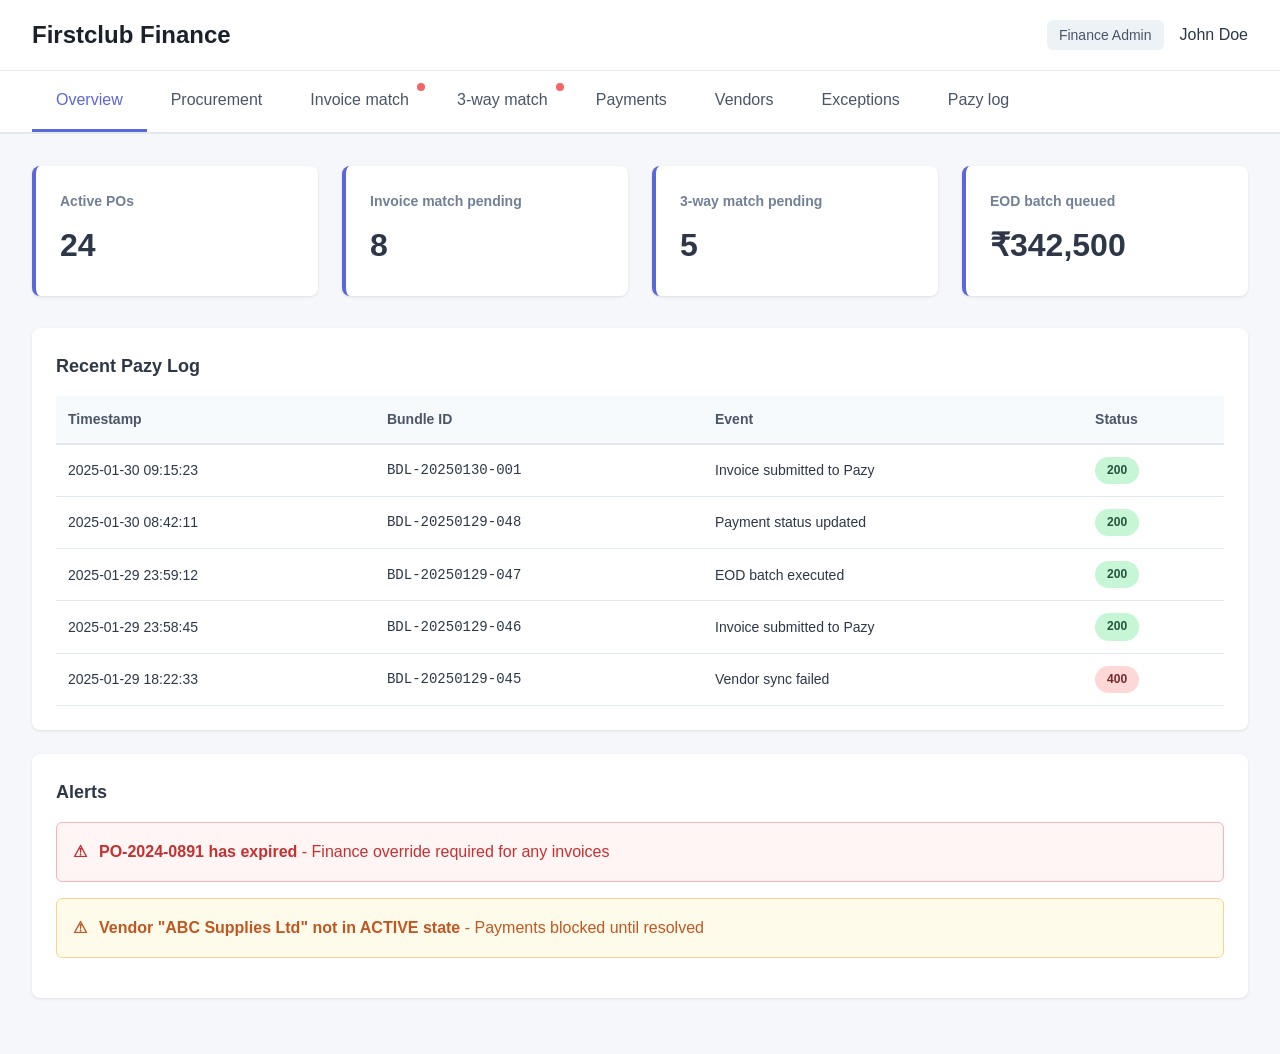
<file: prototype.html>
<!DOCTYPE html>
<html lang="en-US">
<head>
    <meta charset="UTF-8">
    <meta name="viewport" content="width=device-width, initial-scale=1.0">
    <title>Firstclub Finance - Procurement, Invoice Reconciliation & Payment System</title>
    <style>
        * {
            margin: 0;
            padding: 0;
            box-sizing: border-box;
        }

        body {
            font-family: -apple-system, BlinkMacSystemFont, 'Segoe UI', Roboto, Oxygen, Ubuntu, Cantarell, sans-serif;
            background: #f5f7fa;
            color: #2d3748;
            line-height: 1.6;
        }

        .header {
            background: #fff;
            border-bottom: 1px solid #e2e8f0;
            padding: 1rem 2rem;
            display: flex;
            justify-content: space-between;
            align-items: center;
            box-shadow: 0 1px 3px rgba(0,0,0,0.05);
        }

        .header h1 {
            font-size: 1.5rem;
            color: #1a202c;
            font-weight: 600;
        }

        .user-info {
            display: flex;
            align-items: center;
            gap: 1rem;
        }

        .user-role {
            padding: 0.25rem 0.75rem;
            background: #edf2f7;
            border-radius: 0.375rem;
            font-size: 0.875rem;
            color: #4a5568;
        }

        .tabs {
            display: flex;
            background: #fff;
            border-bottom: 2px solid #e2e8f0;
            padding: 0 2rem;
            overflow-x: auto;
        }

        .tab {
            padding: 1rem 1.5rem;
            cursor: pointer;
            border-bottom: 3px solid transparent;
            transition: all 0.2s;
            white-space: nowrap;
            position: relative;
            color: #4a5568;
            font-weight: 500;
        }

        .tab:hover {
            color: #2d3748;
            background: #f7fafc;
        }

        .tab.active {
            color: #5a67d8;
            border-bottom-color: #5a67d8;
        }

        .tab .dot-indicator {
            width: 8px;
            height: 8px;
            background: #f56565;
            border-radius: 50%;
            position: absolute;
            top: 0.75rem;
            right: 0.5rem;
        }

        .content {
            padding: 2rem;
            max-width: 1400px;
            margin: 0 auto;
        }

        .tab-content {
            display: none;
        }

        .tab-content.active {
            display: block;
            animation: fadeIn 0.3s;
        }

        @keyframes fadeIn {
            from { opacity: 0; transform: translateY(10px); }
            to { opacity: 1; transform: translateY(0); }
        }

        .metric-cards {
            display: grid;
            grid-template-columns: repeat(auto-fit, minmax(250px, 1fr));
            gap: 1.5rem;
            margin-bottom: 2rem;
        }

        .metric-card {
            background: #fff;
            padding: 1.5rem;
            border-radius: 0.5rem;
            box-shadow: 0 1px 3px rgba(0,0,0,0.1);
            border-left: 4px solid #5a67d8;
        }

        .metric-card h3 {
            font-size: 0.875rem;
            color: #718096;
            margin-bottom: 0.5rem;
            font-weight: 600;
        }

        .metric-card .value {
            font-size: 2rem;
            font-weight: 700;
            color: #2d3748;
        }

        .section {
            background: #fff;
            padding: 1.5rem;
            border-radius: 0.5rem;
            box-shadow: 0 1px 3px rgba(0,0,0,0.1);
            margin-bottom: 1.5rem;
        }

        .section-header {
            font-size: 1.125rem;
            font-weight: 600;
            margin-bottom: 1rem;
            color: #2d3748;
        }

        .alert {
            padding: 1rem;
            border-radius: 0.375rem;
            margin-bottom: 1rem;
            display: flex;
            align-items: center;
            gap: 0.75rem;
        }

        .alert.red {
            background: #fff5f5;
            border: 1px solid #feb2b2;
            color: #c53030;
        }

        .alert.amber {
            background: #fffbeb;
            border: 1px solid #fbd38d;
            color: #c05621;
        }

        .alert.blue {
            background: #ebf8ff;
            border: 1px solid #90cdf4;
            color: #2c5282;
        }

        table {
            width: 100%;
            border-collapse: collapse;
        }

        thead {
            background: #f7fafc;
        }

        th {
            padding: 0.75rem;
            text-align: left;
            font-weight: 600;
            font-size: 0.875rem;
            color: #4a5568;
            border-bottom: 2px solid #e2e8f0;
        }

        td {
            padding: 0.75rem;
            border-bottom: 1px solid #e2e8f0;
            font-size: 0.875rem;
        }

        tr:hover {
            background: #f7fafc;
            cursor: pointer;
        }

        .badge {
            display: inline-block;
            padding: 0.25rem 0.75rem;
            border-radius: 9999px;
            font-size: 0.75rem;
            font-weight: 600;
            text-transform: uppercase;
        }

        .badge.green {
            background: #c6f6d5;
            color: #22543d;
        }

        .badge.red {
            background: #fed7d7;
            color: #742a2a;
        }

        .badge.amber {
            background: #feebc8;
            color: #7c2d12;
        }

        .badge.blue {
            background: #bee3f8;
            color: #2c5282;
        }

        .badge.purple {
            background: #e9d8fd;
            color: #44337a;
        }

        .button {
            padding: 0.5rem 1rem;
            border: none;
            border-radius: 0.375rem;
            cursor: pointer;
            font-weight: 500;
            transition: all 0.2s;
            font-size: 0.875rem;
        }

        .button.primary {
            background: #5a67d8;
            color: white;
        }

        .button.primary:hover {
            background: #4c51bf;
        }

        .button.success {
            background: #48bb78;
            color: white;
        }

        .button.success:hover {
            background: #38a169;
        }

        .button.purple {
            background: #805ad5;
            color: white;
        }

        .button.purple:hover {
            background: #6b46c1;
        }

        .button:disabled {
            opacity: 0.5;
            cursor: not-allowed;
        }

        .filters {
            display: flex;
            gap: 1rem;
            margin-bottom: 1.5rem;
            flex-wrap: wrap;
            align-items: center;
        }

        .filter-group {
            display: flex;
            flex-direction: column;
            gap: 0.25rem;
        }

        .filter-group label {
            font-size: 0.75rem;
            color: #718096;
            font-weight: 500;
        }

        input, select {
            padding: 0.5rem;
            border: 1px solid #cbd5e0;
            border-radius: 0.375rem;
            font-size: 0.875rem;
        }

        input:focus, select:focus {
            outline: none;
            border-color: #5a67d8;
            box-shadow: 0 0 0 3px rgba(90, 103, 216, 0.1);
        }

        .modal {
            display: none;
            position: fixed;
            top: 0;
            left: 0;
            width: 100%;
            height: 100%;
            background: rgba(0,0,0,0.5);
            z-index: 1000;
            align-items: center;
            justify-content: center;
            padding: 2rem;
        }

        .modal.active {
            display: flex;
        }

        .modal-content {
            background: #fff;
            border-radius: 0.5rem;
            max-width: 800px;
            width: 100%;
            max-height: 90vh;
            overflow-y: auto;
            position: relative;
        }

        .modal-header {
            padding: 1.5rem;
            border-bottom: 1px solid #e2e8f0;
            display: flex;
            justify-content: space-between;
            align-items: center;
            position: sticky;
            top: 0;
            background: #fff;
            z-index: 10;
        }

        .modal-header h2 {
            font-size: 1.25rem;
            color: #2d3748;
        }

        .modal-body {
            padding: 1.5rem;
        }

        .close-btn {
            cursor: pointer;
            font-size: 1.5rem;
            color: #718096;
            background: none;
            border: none;
            padding: 0;
            width: 2rem;
            height: 2rem;
            display: flex;
            align-items: center;
            justify-content: center;
            border-radius: 0.25rem;
        }

        .close-btn:hover {
            background: #f7fafc;
            color: #2d3748;
        }

        .info-grid {
            display: grid;
            grid-template-columns: repeat(auto-fit, minmax(200px, 1fr));
            gap: 1rem;
            margin-bottom: 1.5rem;
        }

        .info-item {
            display: flex;
            flex-direction: column;
            gap: 0.25rem;
        }

        .info-label {
            font-size: 0.75rem;
            color: #718096;
            font-weight: 600;
            text-transform: uppercase;
        }

        .info-value {
            font-size: 0.875rem;
            color: #2d3748;
            font-weight: 500;
        }

        .monospace {
            font-family: 'Courier New', monospace;
        }

        .text-red {
            color: #e53e3e;
        }

        .text-green {
            color: #38a169;
        }

        .text-amber {
            color: #d69e2e;
        }

        .invoice-detail-panel {
            display: grid;
            grid-template-columns: 1fr;
            gap: 1.5rem;
        }

        .summary-cards {
            display: grid;
            grid-template-columns: repeat(3, 1fr);
            gap: 1rem;
            margin-bottom: 1rem;
        }

        .summary-card {
            padding: 1rem;
            border: 1px solid #e2e8f0;
            border-radius: 0.375rem;
            text-align: center;
        }

        .summary-card .label {
            font-size: 0.75rem;
            color: #718096;
            margin-bottom: 0.5rem;
        }

        .summary-card .amount {
            font-size: 1.25rem;
            font-weight: 700;
            color: #2d3748;
        }

        .comparison-table tr.matched {
            background: transparent;
        }

        .comparison-table tr.discrepancy {
            background: #fff5f5;
        }

        .comparison-table tr.resolved {
            background: #f0fff4;
        }

        .action-cell {
            display: flex;
            gap: 0.5rem;
            align-items: center;
        }

        .action-cell input {
            width: 80px;
        }

        .divider {
            height: 1px;
            background: #e2e8f0;
            margin: 1.5rem 0;
        }

        .three-way-preview {
            display: grid;
            grid-template-columns: repeat(3, 1fr);
            gap: 1rem;
            margin: 1rem 0;
        }

        .preview-card {
            padding: 1rem;
            border: 2px solid #e2e8f0;
            border-radius: 0.375rem;
        }

        .preview-card .title {
            font-size: 0.75rem;
            color: #718096;
            margin-bottom: 0.5rem;
            font-weight: 600;
        }

        .preview-card .value {
            font-size: 1.125rem;
            font-weight: 700;
            color: #2d3748;
            margin-bottom: 0.5rem;
        }

        .preview-card .indicator {
            font-size: 0.75rem;
            font-weight: 600;
            padding: 0.25rem 0.5rem;
            border-radius: 0.25rem;
            display: inline-block;
        }

        .preview-card .indicator.pass {
            background: #c6f6d5;
            color: #22543d;
        }

        .preview-card .indicator.fail {
            background: #fed7d7;
            color: #742a2a;
        }

        .override-log {
            margin-top: 1rem;
            padding: 1rem;
            background: #f7fafc;
            border-radius: 0.375rem;
        }

        .override-log h4 {
            font-size: 0.875rem;
            color: #4a5568;
            margin-bottom: 0.75rem;
        }

        .log-entry {
            padding: 0.75rem;
            background: #fff;
            border-radius: 0.25rem;
            margin-bottom: 0.5rem;
            font-size: 0.875rem;
        }

        .empty-state {
            text-align: center;
            padding: 3rem;
            color: #718096;
        }

        .empty-state svg {
            width: 64px;
            height: 64px;
            margin: 0 auto 1rem;
            opacity: 0.3;
        }

        .split-view {
            display: grid;
            grid-template-columns: 350px 1fr;
            gap: 1.5rem;
        }

        .list-panel {
            background: #fff;
            border-radius: 0.5rem;
            padding: 1rem;
            box-shadow: 0 1px 3px rgba(0,0,0,0.1);
        }

        .detail-panel {
            background: #fff;
            border-radius: 0.5rem;
            padding: 1.5rem;
            box-shadow: 0 1px 3px rgba(0,0,0,0.1);
        }

        .list-item {
            padding: 1rem;
            border: 1px solid #e2e8f0;
            border-radius: 0.375rem;
            margin-bottom: 0.75rem;
            cursor: pointer;
            transition: all 0.2s;
        }

        .list-item:hover {
            border-color: #5a67d8;
            box-shadow: 0 2px 4px rgba(90, 103, 216, 0.1);
        }

        .list-item.selected {
            border-color: #5a67d8;
            background: #edf2f7;
        }

        .list-item-header {
            display: flex;
            justify-content: space-between;
            align-items: center;
            margin-bottom: 0.5rem;
        }

        .list-item-title {
            font-weight: 600;
            font-size: 0.875rem;
        }

        .list-item-details {
            font-size: 0.75rem;
            color: #718096;
        }

        @media (max-width: 768px) {
            .split-view {
                grid-template-columns: 1fr;
            }

            .metric-cards {
                grid-template-columns: 1fr;
            }

            .summary-cards {
                grid-template-columns: 1fr;
            }

            .three-way-preview {
                grid-template-columns: 1fr;
            }

            .tabs {
                padding: 0 1rem;
            }

            .content {
                padding: 1rem;
            }
        }
    </style>
</head>
<body>
    <div class="header">
        <h1>Firstclub Finance</h1>
        <div class="user-info">
            <span class="user-role">Finance Admin</span>
            <span>John Doe</span>
        </div>
    </div>

    <div class="tabs">
        <div class="tab active" data-tab="overview">Overview</div>
        <div class="tab" data-tab="procurement">Procurement</div>
        <div class="tab" data-tab="invoice-match">
            Invoice match
            <span class="dot-indicator"></span>
        </div>
        <div class="tab" data-tab="3way-match">
            3-way match
            <span class="dot-indicator"></span>
        </div>
        <div class="tab" data-tab="payments">Payments</div>
        <div class="tab" data-tab="vendors">Vendors</div>
        <div class="tab" data-tab="exceptions">Exceptions</div>
        <div class="tab" data-tab="pazy-log">Pazy log</div>
    </div>

    <div class="content">
        <!-- Overview Tab -->
        <div class="tab-content active" id="overview">
            <div class="metric-cards">
                <div class="metric-card">
                    <h3>Active POs</h3>
                    <div class="value">24</div>
                </div>
                <div class="metric-card">
                    <h3>Invoice match pending</h3>
                    <div class="value">8</div>
                </div>
                <div class="metric-card">
                    <h3>3-way match pending</h3>
                    <div class="value">5</div>
                </div>
                <div class="metric-card">
                    <h3>EOD batch queued</h3>
                    <div class="value">₹342,500</div>
                </div>
            </div>

            <div class="section">
                <div class="section-header">Recent Pazy Log</div>
                <table>
                    <thead>
                        <tr>
                            <th>Timestamp</th>
                            <th>Bundle ID</th>
                            <th>Event</th>
                            <th>Status</th>
                        </tr>
                    </thead>
                    <tbody>
                        <tr>
                            <td>2025-01-30 09:15:23</td>
                            <td class="monospace">BDL-20250130-001</td>
                            <td>Invoice submitted to Pazy</td>
                            <td><span class="badge green">200</span></td>
                        </tr>
                        <tr>
                            <td>2025-01-30 08:42:11</td>
                            <td class="monospace">BDL-20250129-048</td>
                            <td>Payment status updated</td>
                            <td><span class="badge green">200</span></td>
                        </tr>
                        <tr>
                            <td>2025-01-29 23:59:12</td>
                            <td class="monospace">BDL-20250129-047</td>
                            <td>EOD batch executed</td>
                            <td><span class="badge green">200</span></td>
                        </tr>
                        <tr>
                            <td>2025-01-29 23:58:45</td>
                            <td class="monospace">BDL-20250129-046</td>
                            <td>Invoice submitted to Pazy</td>
                            <td><span class="badge green">200</span></td>
                        </tr>
                        <tr>
                            <td>2025-01-29 18:22:33</td>
                            <td class="monospace">BDL-20250129-045</td>
                            <td>Vendor sync failed</td>
                            <td><span class="badge red">400</span></td>
                        </tr>
                    </tbody>
                </table>
            </div>

            <div class="section">
                <div class="section-header">Alerts</div>
                <div class="alert red">
                    <strong>⚠</strong>
                    <div>
                        <strong>PO-2024-0891 has expired</strong> - Finance override required for any invoices
                    </div>
                </div>
                <div class="alert amber">
                    <strong>⚠</strong>
                    <div>
                        <strong>Vendor "ABC Supplies Ltd" not in ACTIVE state</strong> - Payments blocked until resolved
                    </div>
                </div>
            </div>
        </div>

        <!-- Procurement Tab -->
        <div class="tab-content" id="procurement">
            <div class="section">
                <div class="section-header">Purchase Orders</div>
                <div class="filters">
                    <div class="filter-group">
                        <label>Search PO Number</label>
                        <input type="text" placeholder="Enter PO number..." id="poSearch">
                    </div>
                    <div class="filter-group">
                        <label>Vendor</label>
                        <select id="poVendorFilter">
                            <option value="">All Vendors</option>
                            <option value="vendor1">XYZ Industries</option>
                            <option value="vendor2">ABC Supplies Ltd</option>
                            <option value="vendor3">Global Trade Co</option>
                        </select>
                    </div>
                    <div class="filter-group">
                        <label>Status</label>
                        <select id="poStatusFilter">
                            <option value="">All</option>
                            <option value="active">Active</option>
                            <option value="expired">Expired</option>
                        </select>
                    </div>
                    <button class="button primary" onclick="clearPoFilters()">Clear</button>
                </div>
                <table>
                    <thead>
                        <tr>
                            <th>PO Number</th>
                            <th>Vendor</th>
                            <th>Issued</th>
                            <th>Expiry</th>
                            <th>Total</th>
                            <th>Consumed</th>
                            <th>Available</th>
                            <th>Status</th>
                        </tr>
                    </thead>
                    <tbody id="poTableBody">
                        <tr onclick="showPoDetail('PO-2024-1234')">
                            <td class="monospace">PO-2024-1234</td>
                            <td>XYZ Industries</td>
                            <td>2024-11-15</td>
                            <td>2025-05-15</td>
                            <td>₹450,000</td>
                            <td class="text-amber">₹378,000</td>
                            <td>₹72,000</td>
                            <td><span class="badge green">Active</span></td>
                        </tr>
                        <tr onclick="showPoDetail('PO-2024-0891')">
                            <td class="monospace">PO-2024-0891</td>
                            <td>ABC Supplies Ltd</td>
                            <td>2024-08-22</td>
                            <td class="text-red">2025-01-22</td>
                            <td>₹280,000</td>
                            <td>₹245,000</td>
                            <td>₹35,000</td>
                            <td><span class="badge red">Expired</span></td>
                        </tr>
                        <tr onclick="showPoDetail('PO-2024-1567')">
                            <td class="monospace">PO-2024-1567</td>
                            <td>Global Trade Co</td>
                            <td>2024-12-03</td>
                            <td>2025-06-03</td>
                            <td>₹625,000</td>
                            <td>₹156,250</td>
                            <td>₹468,750</td>
                            <td><span class="badge green">Active</span></td>
                        </tr>
                    </tbody>
                </table>
            </div>

            <div class="section">
                <div class="section-header">Goods Receipt Notes (GRNs)</div>
                <div class="filters">
                    <div class="filter-group">
                        <label>PO</label>
                        <select id="grnPoFilter">
                            <option value="">All POs</option>
                            <option value="po1">PO-2024-1234</option>
                            <option value="po2">PO-2024-0891</option>
                        </select>
                    </div>
                    <div class="filter-group">
                        <label>Status</label>
                        <select id="grnStatusFilter">
                            <option value="">All</option>
                            <option value="received">Received</option>
                            <option value="partial">Partial</option>
                        </select>
                    </div>
                    <div class="filter-group">
                        <label>Date From</label>
                        <input type="date" id="grnDateFrom">
                    </div>
                    <div class="filter-group">
                        <label>Date To</label>
                        <input type="date" id="grnDateTo">
                    </div>
                    <button class="button primary" onclick="clearGrnFilters()">Clear</button>
                </div>
                <table>
                    <thead>
                        <tr>
                            <th>GRN Number</th>
                            <th>PO</th>
                            <th>Vendor</th>
                            <th>Received Date</th>
                            <th>Net Value</th>
                            <th>RTVs</th>
                            <th>Status</th>
                        </tr>
                    </thead>
                    <tbody>
                        <tr onclick="showGrnDetail('GRN-2025-0045')">
                            <td class="monospace">GRN-2025-0045</td>
                            <td>PO-2024-1234</td>
                            <td>XYZ Industries</td>
                            <td>2025-01-28</td>
                            <td>₹125,000 <span class="text-amber">(₹5,000 RTV)</span></td>
                            <td><span class="badge amber">2</span></td>
                            <td><span class="badge green">Received</span></td>
                        </tr>
                        <tr onclick="showGrnDetail('GRN-2025-0044')">
                            <td class="monospace">GRN-2025-0044</td>
                            <td>PO-2024-1567</td>
                            <td>Global Trade Co</td>
                            <td>2025-01-25</td>
                            <td>₹156,250</td>
                            <td>—</td>
                            <td><span class="badge green">Received</span></td>
                        </tr>
                    </tbody>
                </table>
            </div>
        </div>

        <!-- Invoice Match Tab -->
        <div class="tab-content" id="invoice-match">
            <div class="split-view">
                <div class="list-panel">
                    <h3 style="margin-bottom: 1rem;">Invoices</h3>
                    <div class="list-item selected" onclick="selectInvoice('INV-2025-001')">
                        <div class="list-item-header">
                            <span class="list-item-title monospace">INV-2025-001</span>
                            <span class="badge red">Discrepancy</span>
                        </div>
                        <div class="list-item-details">
                            <div>Vendor: XYZ Industries</div>
                            <div>Pazy: ₹125,000 | Internal: ₹120,000</div>
                        </div>
                    </div>
                    <div class="list-item" onclick="selectInvoice('INV-2025-002')">
                        <div class="list-item-header">
                            <span class="list-item-title monospace">INV-2025-002</span>
                            <span class="badge green">Matched</span>
                        </div>
                        <div class="list-item-details">
                            <div>Vendor: Global Trade Co</div>
                            <div>Pazy: ₹156,250 | Internal: ₹156,250</div>
                        </div>
                    </div>
                    <div class="list-item" onclick="selectInvoice('INV-2025-003')">
                        <div class="list-item-header">
                            <span class="list-item-title monospace">INV-2025-003</span>
                            <span class="badge blue">Passed →</span>
                        </div>
                        <div class="list-item-details">
                            <div>Vendor: ABC Supplies Ltd</div>
                            <div>Final: ₹89,500</div>
                        </div>
                    </div>
                </div>

                <div class="detail-panel" id="invoiceDetailPanel">
                    <div class="modal-header" style="padding: 0 0 1rem 0; position: relative;">
                        <div>
                            <h2>INV-2025-001 - XYZ Industries</h2>
                        </div>
                        <span class="badge red">Discrepancy</span>
                    </div>

                    <div class="section-header">Invoice Match: Pazy vs Internal</div>
                    
                    <div class="summary-cards">
                        <div class="summary-card">
                            <div class="label">Pazy Total</div>
                            <div class="amount">₹125,000</div>
                        </div>
                        <div class="summary-card">
                            <div class="label">Internal Total</div>
                            <div class="amount">₹120,000</div>
                        </div>
                        <div class="summary-card">
                            <div class="label">Final Total*</div>
                            <div class="amount">₹122,500</div>
                        </div>
                    </div>

                    <div class="alert blue">
                        <span>ℹ️</span>
                        Calculated from current values — finalized after all rows resolved
                    </div>

                    <table class="comparison-table">
                        <thead>
                            <tr>
                                <th>SKU</th>
                                <th>Pazy Qty</th>
                                <th>Pazy Rate</th>
                                <th>Int. Qty</th>
                                <th>Int. Rate</th>
                                <th>Final Qty</th>
                                <th>Final Rate</th>
                                <th>Action</th>
                            </tr>
                        </thead>
                        <tbody>
                            <tr class="discrepancy">
                                <td><strong>Widget A</strong></td>
                                <td class="text-red">100</td>
                                <td>₹500</td>
                                <td class="text-amber">95</td>
                                <td>₹500</td>
                                <td>—</td>
                                <td>—</td>
                                <td>
                                    <div class="action-cell">
                                        <input type="number" value="100" id="qty-widget-a">
                                        <button class="button success" onclick="approveRow('widget-a')">Approve</button>
                                    </div>
                                </td>
                            </tr>
                            <tr class="resolved">
                                <td><strong>Widget B</strong></td>
                                <td class="text-red">50</td>
                                <td class="text-red">₹1,000</td>
                                <td class="text-amber">50</td>
                                <td class="text-amber">₹950</td>
                                <td class="text-green">50</td>
                                <td class="text-green">₹950</td>
                                <td><span class="badge green">Resolved</span></td>
                            </tr>
                            <tr class="matched">
                                <td><strong>Widget C</strong></td>
                                <td>25</td>
                                <td>₹800</td>
                                <td>25</td>
                                <td>₹800</td>
                                <td class="text-green">25</td>
                                <td class="text-green">₹800</td>
                                <td><span class="badge green">Matched</span></td>
                            </tr>
                        </tbody>
                    </table>

                    <div class="override-log">
                        <h4>Override Log</h4>
                        <div class="log-entry">
                            <strong>Widget B:</strong> Rate <span class="text-red">₹1,000</span> → <span class="text-green">₹950</span> | Resolved by John Doe | 2025-01-30 10:15:23
                        </div>
                    </div>

                    <div class="divider"></div>

                    <div class="section-header">3-way Match Preview</div>
                    
                    <div class="three-way-preview">
                        <div class="preview-card">
                            <div class="title">PO Available</div>
                            <div class="value">₹72,000</div>
                            <span class="indicator fail">Exceeds limit</span>
                        </div>
                        <div class="preview-card">
                            <div class="title">GRN Net of RTV</div>
                            <div class="value">₹120,000 <span class="text-amber">(₹5,000 RTV)</span></div>
                            <span class="indicator pass">Within limit</span>
                        </div>
                        <div class="preview-card">
                            <div class="title">Invoice Total</div>
                            <div class="value">₹122,500</div>
                        </div>
                    </div>

                    <button class="button primary" disabled id="passTo3WayBtn">
                        Resolve all discrepancies first
                    </button>
                </div>
            </div>
        </div>

        <!-- 3-Way Match Tab -->
        <div class="tab-content" id="3way-match">
            <div class="section">
                <div class="section-header">3-Way Matches</div>
                <table>
                    <thead>
                        <tr>
                            <th>Invoice Number</th>
                            <th>Vendor</th>
                            <th>Invoice Amount</th>
                            <th>PO Check</th>
                            <th>GRN Check</th>
                            <th>Status</th>
                            <th></th>
                        </tr>
                    </thead>
                    <tbody>
                        <tr onclick="show3WayDetail('INV-2025-003')">
                            <td class="monospace">INV-2025-003</td>
                            <td>ABC Supplies Ltd</td>
                            <td>₹89,500</td>
                            <td><span class="badge green">Within PO</span></td>
                            <td><span class="badge green">Within GRN</span></td>
                            <td><span class="badge amber">PENDING_3WAY</span></td>
                            <td>›</td>
                        </tr>
                        <tr onclick="show3WayDetail('INV-2025-004')">
                            <td class="monospace">INV-2025-004</td>
                            <td>Global Trade Co</td>
                            <td>₹156,250</td>
                            <td><span class="badge green">Within PO</span></td>
                            <td><span class="badge green">Within GRN</span></td>
                            <td><span class="badge green">APPROVED</span></td>
                            <td>›</td>
                        </tr>
                        <tr onclick="show3WayDetail('INV-2025-005')">
                            <td class="monospace">INV-2025-005</td>
                            <td>XYZ Industries</td>
                            <td>₹225,000</td>
                            <td><span class="badge red">Exceeds PO</span></td>
                            <td><span class="badge green">Within GRN</span></td>
                            <td><span class="badge amber">PENDING_3WAY</span></td>
                            <td>›</td>
                        </tr>
                    </tbody>
                </table>
            </div>
        </div>

        <!-- Payments Tab -->
        <div class="tab-content" id="payments">
            <div class="alert blue">
                <span>ℹ️</span>
                <strong>EOD batch runs automatically at 11:59 PM IST.</strong> Approved 3-way matches are queued. Failures are retried next batch.
            </div>

            <div class="section">
                <div class="section-header">Payment Bundles</div>
                <table>
                    <thead>
                        <tr>
                            <th>Bundle ID</th>
                            <th>Invoice Number</th>
                            <th>Amount</th>
                            <th>Credit Notes</th>
                            <th>Payable</th>
                            <th>Status</th>
                            <th>Pazy Invoice ID</th>
                        </tr>
                    </thead>
                    <tbody>
                        <tr>
                            <td class="monospace">BDL-20250130-001</td>
                            <td class="monospace">INV-2025-004</td>
                            <td>₹156,250</td>
                            <td>—</td>
                            <td><strong>₹156,250</strong></td>
                            <td><span class="badge blue">PAYMENT_INITIATED</span></td>
                            <td class="monospace">PZY-INV-78945</td>
                        </tr>
                        <tr>
                            <td class="monospace">BDL-20250129-048</td>
                            <td class="monospace">INV-2025-003</td>
                            <td>₹89,500</td>
                            <td class="text-amber">₹4,500</td>
                            <td><strong>₹85,000</strong></td>
                            <td><span class="badge green">SETTLED</span></td>
                            <td class="monospace">PZY-INV-78921</td>
                        </tr>
                        <tr>
                            <td class="monospace">BDL-20250129-047</td>
                            <td class="monospace">INV-2025-002</td>
                            <td>₹120,000</td>
                            <td>—</td>
                            <td><strong>₹120,000</strong></td>
                            <td><span class="badge green">SETTLED</span></td>
                            <td class="monospace">PZY-INV-78899</td>
                        </tr>
                        <tr>
                            <td class="monospace">BDL-20250128-042</td>
                            <td class="monospace">INV-2025-001</td>
                            <td>₹67,800</td>
                            <td>—</td>
                            <td><strong>₹67,800</strong></td>
                            <td><span class="badge red">PAYMENT_FAILED</span></td>
                            <td>—</td>
                        </tr>
                    </tbody>
                </table>
            </div>

            <div class="section">
                <div class="section-header">Credit Notes</div>
                <table>
                    <thead>
                        <tr>
                            <th>CN ID</th>
                            <th>Invoice</th>
                            <th>Amount</th>
                            <th>Reason</th>
                            <th>Date</th>
                            <th>Applied By</th>
                        </tr>
                    </thead>
                    <tbody>
                        <tr>
                            <td class="monospace">CN-2025-001</td>
                            <td class="monospace">INV-2025-003</td>
                            <td class="text-amber">-₹4,500</td>
                            <td>Damaged goods return</td>
                            <td>2025-01-29</td>
                            <td>John Doe</td>
                        </tr>
                        <tr>
                            <td class="monospace">CN-2025-002</td>
                            <td class="monospace">INV-2024-987</td>
                            <td class="text-amber">-₹12,000</td>
                            <td>Pricing adjustment</td>
                            <td>2025-01-27</td>
                            <td>Sarah Smith</td>
                        </tr>
                    </tbody>
                </table>
            </div>
        </div>

        <!-- Vendors Tab -->
        <div class="tab-content" id="vendors">
            <div class="section">
                <div class="section-header">Vendor Ledger</div>
                <table>
                    <thead>
                        <tr>
                            <th>Vendor</th>
                            <th>Pazy Vendor ID</th>
                            <th>Status</th>
                            <th>Payment Terms</th>
                            <th>GST</th>
                            <th>Total Payable</th>
                            <th>Total Paid</th>
                        </tr>
                    </thead>
                    <tbody>
                        <tr onclick="showVendorDetail('vendor1')">
                            <td><strong>XYZ Industries</strong></td>
                            <td class="monospace">VND-12345</td>
                            <td><span class="badge green">Active</span></td>
                            <td>net 30</td>
                            <td class="monospace">27AABCU9603R1ZX</td>
                            <td>₹342,500</td>
                            <td>₹2,450,000</td>
                        </tr>
                        <tr onclick="showVendorDetail('vendor2')">
                            <td><strong>ABC Supplies Ltd</strong></td>
                            <td class="text-red">Not synced</td>
                            <td><span class="badge amber">Approval Pending</span></td>
                            <td>net 45</td>
                            <td class="monospace">29AABCS1234F1Z5</td>
                            <td>₹89,500</td>
                            <td>₹1,280,000</td>
                        </tr>
                        <tr onclick="showVendorDetail('vendor3')">
                            <td><strong>Global Trade Co</strong></td>
                            <td class="monospace">VND-12389</td>
                            <td><span class="badge green">Active</span></td>
                            <td>net 30</td>
                            <td class="monospace">24AABCG5432M1Z8</td>
                            <td>₹156,250</td>
                            <td>₹3,890,000</td>
                        </tr>
                    </tbody>
                </table>
            </div>
        </div>

        <!-- Exceptions Tab -->
        <div class="tab-content" id="exceptions">
            <div class="section">
                <div class="section-header">Expired POs</div>
                <table>
                    <thead>
                        <tr>
                            <th>PO Number</th>
                            <th>Vendor</th>
                            <th>Expiry Date</th>
                            <th>Action</th>
                        </tr>
                    </thead>
                    <tbody>
                        <tr>
                            <td class="monospace">PO-2024-0891</td>
                            <td>ABC Supplies Ltd</td>
                            <td class="text-red">2025-01-22</td>
                            <td>Finance override required</td>
                        </tr>
                    </tbody>
                </table>
            </div>

            <div class="section">
                <div class="section-header">Vendor Sync Issues</div>
                <table>
                    <thead>
                        <tr>
                            <th>Vendor</th>
                            <th>Status</th>
                            <th>Action</th>
                        </tr>
                    </thead>
                    <tbody>
                        <tr>
                            <td><strong>ABC Supplies Ltd</strong></td>
                            <td><span class="badge amber">Approval Pending</span></td>
                            <td>Awaiting Pazy approval</td>
                        </tr>
                    </tbody>
                </table>
            </div>

            <div class="section">
                <div class="section-header">Override Log</div>
                <table>
                    <thead>
                        <tr>
                            <th>Invoice</th>
                            <th>SKU</th>
                            <th>Qty (From → To)</th>
                            <th>Rate (From → To)</th>
                            <th>Resolved By</th>
                            <th>Timestamp</th>
                        </tr>
                    </thead>
                    <tbody>
                        <tr>
                            <td class="monospace">INV-2025-001</td>
                            <td>Widget B</td>
                            <td>—</td>
                            <td><span class="text-red">₹1,000</span> → <span class="text-green">₹950</span></td>
                            <td>John Doe</td>
                            <td>2025-01-30 10:15:23</td>
                        </tr>
                        <tr>
                            <td class="monospace">INV-2025-003</td>
                            <td>Item X</td>
                            <td><span class="text-red">100</span> → <span class="text-green">95</span></td>
                            <td>—</td>
                            <td>Sarah Smith</td>
                            <td>2025-01-29 14:22:11</td>
                        </tr>
                        <tr>
                            <td class="monospace">INV-2025-005</td>
                            <td>Component Z</td>
                            <td><span class="text-red">50</span> → <span class="text-green">48</span></td>
                            <td><span class="text-red">₹2,500</span> → <span class="text-green">₹2,450</span></td>
                            <td>John Doe</td>
                            <td>2025-01-28 11:33:45</td>
                        </tr>
                    </tbody>
                </table>
            </div>
        </div>

        <!-- Pazy Log Tab -->
        <div class="tab-content" id="pazy-log">
            <div class="section">
                <div class="section-header">Pazy Integration Audit Log</div>
                <table>
                    <thead>
                        <tr>
                            <th>Timestamp</th>
                            <th>Bundle ID</th>
                            <th>Endpoint</th>
                            <th>HTTP Status</th>
                            <th>Error Code</th>
                            <th>Message</th>
                            <th>Pazy Invoice ID</th>
                            <th>Retry Count</th>
                        </tr>
                    </thead>
                    <tbody>
                        <tr>
                            <td>2025-01-30 09:15:23</td>
                            <td class="monospace">BDL-20250130-001</td>
                            <td>/v1.0/invoice</td>
                            <td><span class="badge green">200</span></td>
                            <td>—</td>
                            <td>Invoice submitted successfully</td>
                            <td class="monospace">PZY-INV-78945</td>
                            <td>0</td>
                        </tr>
                        <tr>
                            <td>2025-01-30 08:42:11</td>
                            <td class="monospace">BDL-20250129-048</td>
                            <td>/v1.0/invoice/:id</td>
                            <td><span class="badge green">200</span></td>
                            <td>—</td>
                            <td>Payment status: PAID</td>
                            <td class="monospace">PZY-INV-78921</td>
                            <td>0</td>
                        </tr>
                        <tr>
                            <td>2025-01-29 23:59:12</td>
                            <td class="monospace">BDL-20250129-047</td>
                            <td>/v1.0/invoice</td>
                            <td><span class="badge green">200</span></td>
                            <td>—</td>
                            <td>EOD batch executed</td>
                            <td class="monospace">PZY-INV-78899</td>
                            <td>0</td>
                        </tr>
                        <tr>
                            <td>2025-01-29 18:22:33</td>
                            <td class="monospace">BDL-20250129-045</td>
                            <td>/v1.0/vendor</td>
                            <td><span class="badge red">400</span></td>
                            <td class="monospace text-red">VENDOR_NOT_FOUND</td>
                            <td>Vendor sync failed - vendor not found in Pazy</td>
                            <td>—</td>
                            <td>0</td>
                        </tr>
                        <tr>
                            <td>2025-01-28 23:59:45</td>
                            <td class="monospace">BDL-20250128-042</td>
                            <td>/v1.0/invoice</td>
                            <td><span class="badge red">500</span></td>
                            <td class="monospace text-red">INTERNAL_ERROR</td>
                            <td>Invoice creation failed - internal server error</td>
                            <td>—</td>
                            <td>3</td>
                        </tr>
                        <tr>
                            <td>2025-01-28 16:12:08</td>
                            <td class="monospace">BDL-20250128-041</td>
                            <td>/v1.0/invoice</td>
                            <td><span class="badge green">200</span></td>
                            <td>—</td>
                            <td>Invoice submitted successfully</td>
                            <td class="monospace">PZY-INV-78876</td>
                            <td>0</td>
                        </tr>
                    </tbody>
                </table>
            </div>
        </div>
    </div>

    <!-- PO Detail Modal -->
    <div class="modal" id="poModal">
        <div class="modal-content">
            <div class="modal-header">
                <h2>PO-2024-1234 Details</h2>
                <button class="close-btn" onclick="closeModal('poModal')">×</button>
            </div>
            <div class="modal-body">
                <div class="info-grid">
                    <div class="info-item">
                        <span class="info-label">Vendor</span>
                        <span class="info-value">XYZ Industries</span>
                    </div>
                    <div class="info-item">
                        <span class="info-label">Status</span>
                        <span class="badge green">Active</span>
                    </div>
                    <div class="info-item">
                        <span class="info-label">Issued</span>
                        <span class="info-value">2024-11-15</span>
                    </div>
                    <div class="info-item">
                        <span class="info-label">Expiry</span>
                        <span class="info-value">2025-05-15</span>
                    </div>
                    <div class="info-item">
                        <span class="info-label">Total</span>
                        <span class="info-value">₹450,000</span>
                    </div>
                    <div class="info-item">
                        <span class="info-label">Available</span>
                        <span class="info-value">₹72,000</span>
                    </div>
                    <div class="info-item">
                        <span class="info-label">Pazy PO ID</span>
                        <span class="info-value monospace">PZY-PO-45678</span>
                    </div>
                    <div class="info-item">
                        <span class="info-label">GST</span>
                        <span class="info-value">18%</span>
                    </div>
                </div>

                <div class="divider"></div>

                <h3 style="margin-bottom: 1rem;">Line Items</h3>
                <table>
                    <thead>
                        <tr>
                            <th>SKU</th>
                            <th>Ordered Qty</th>
                            <th>Approved Qty</th>
                            <th>Available Qty</th>
                            <th>Rate</th>
                            <th>Line Total</th>
                        </tr>
                    </thead>
                    <tbody>
                        <tr>
                            <td>Widget A</td>
                            <td>500</td>
                            <td>500</td>
                            <td class="text-amber">80</td>
                            <td>₹500</td>
                            <td>₹250,000</td>
                        </tr>
                        <tr>
                            <td>Widget B</td>
                            <td>200</td>
                            <td>200</td>
                            <td>150</td>
                            <td>₹1,000</td>
                            <td>₹200,000</td>
                        </tr>
                    </tbody>
                </table>
            </div>
        </div>
    </div>

    <!-- GRN Detail Modal -->
    <div class="modal" id="grnModal">
        <div class="modal-content">
            <div class="modal-header">
                <h2>GRN-2025-0045 Details</h2>
                <button class="close-btn" onclick="closeModal('grnModal')">×</button>
            </div>
            <div class="modal-body">
                <div class="info-grid">
                    <div class="info-item">
                        <span class="info-label">PO</span>
                        <span class="info-value monospace">PO-2024-1234</span>
                    </div>
                    <div class="info-item">
                        <span class="info-label">Received Date</span>
                        <span class="info-value">2025-01-28</span>
                    </div>
                    <div class="info-item">
                        <span class="info-label">Gross Value</span>
                        <span class="info-value">₹130,000</span>
                    </div>
                    <div class="info-item">
                        <span class="info-label">Net of RTV</span>
                        <span class="info-value">₹125,000</span>
                    </div>
                    <div class="info-item">
                        <span class="info-label">Pazy GRN ID</span>
                        <span class="info-value monospace">PZY-GRN-12345</span>
                    </div>
                    <div class="info-item">
                        <span class="info-label">Status</span>
                        <span class="badge green">Received</span>
                    </div>
                </div>

                <div class="divider"></div>

                <h3 style="margin-bottom: 1rem;">Items Received</h3>
                <table>
                    <thead>
                        <tr>
                            <th>SKU</th>
                            <th>Qty</th>
                            <th>Rate</th>
                            <th>Total</th>
                        </tr>
                    </thead>
                    <tbody>
                        <tr>
                            <td>Widget A</td>
                            <td>100</td>
                            <td>₹500</td>
                            <td>₹50,000</td>
                        </tr>
                        <tr>
                            <td>Widget B</td>
                            <td>80</td>
                            <td>₹1,000</td>
                            <td>₹80,000</td>
                        </tr>
                    </tbody>
                </table>

                <div class="divider"></div>

                <h3 style="margin-bottom: 1rem;">RTVs (Return to Vendor)</h3>
                <table>
                    <thead>
                        <tr>
                            <th>RTV ID</th>
                            <th>Qty Returned</th>
                            <th>Value</th>
                            <th>Reason</th>
                            <th>Date</th>
                        </tr>
                    </thead>
                    <tbody>
                        <tr>
                            <td class="monospace">RTV-2025-001</td>
                            <td>5</td>
                            <td class="text-amber">-₹2,500</td>
                            <td>Damaged packaging</td>
                            <td>2025-01-28</td>
                        </tr>
                        <tr>
                            <td class="monospace">RTV-2025-002</td>
                            <td>5</td>
                            <td class="text-amber">-₹2,500</td>
                            <td>Wrong specification</td>
                            <td>2025-01-28</td>
                        </tr>
                    </tbody>
                </table>
            </div>
        </div>
    </div>

    <!-- 3-Way Match Detail Modal -->
    <div class="modal" id="threeWayModal">
        <div class="modal-content">
            <div class="modal-header">
                <h2>3-Way Match: INV-2025-003</h2>
                <button class="close-btn" onclick="closeModal('threeWayModal')">×</button>
            </div>
            <div class="modal-body">
                <div class="info-grid" style="grid-template-columns: repeat(3, 1fr);">
                    <div class="info-item">
                        <span class="info-label">PO Available</span>
                        <span class="info-value">₹125,000</span>
                    </div>
                    <div class="info-item">
                        <span class="info-label">GRN Net of RTV</span>
                        <span class="info-value">₹120,000 <span class="text-amber">(₹5,000 RTV)</span></span>
                    </div>
                    <div class="info-item">
                        <span class="info-label">Invoice Total</span>
                        <span class="info-value">₹89,500</span>
                    </div>
                </div>

                <div class="info-grid" style="grid-template-columns: repeat(3, 1fr); margin-top: 1rem;">
                    <div class="info-item">
                        <span class="info-label">PO Check</span>
                        <span class="badge green">Within PO</span>
                    </div>
                    <div class="info-item">
                        <span class="info-label">GRN Check</span>
                        <span class="badge green">Within GRN</span>
                    </div>
                    <div class="info-item">
                        <span class="info-label">Status</span>
                        <span class="badge amber">PENDING_3WAY</span>
                    </div>
                </div>

                <div class="divider"></div>

                <h3 style="margin-bottom: 1rem;">Final Invoice Lines</h3>
                <table>
                    <thead>
                        <tr>
                            <th>SKU</th>
                            <th>Qty</th>
                            <th>Rate</th>
                            <th>Tax %</th>
                            <th>Line Total (incl. tax)</th>
                        </tr>
                    </thead>
                    <tbody>
                        <tr>
                            <td>Widget X</td>
                            <td>50</td>
                            <td>₹800</td>
                            <td>18%</td>
                            <td>₹47,200</td>
                        </tr>
                        <tr>
                            <td>Widget Y</td>
                            <td>30</td>
                            <td>₹1,200</td>
                            <td>18%</td>
                            <td>₹42,480</td>
                        </tr>
                    </tbody>
                </table>

                <div class="divider"></div>

                <div style="text-align: center;">
                    <button class="button purple" onclick="approve3Way()">
                        Approve & queue for payment
                    </button>
                </div>
            </div>
        </div>
    </div>

    <!-- Vendor Detail Modal -->
    <div class="modal" id="vendorModal">
        <div class="modal-content">
            <div class="modal-header">
                <h2>XYZ Industries</h2>
                <button class="close-btn" onclick="closeModal('vendorModal')">×</button>
            </div>
            <div class="modal-body">
                <div class="info-grid">
                    <div class="info-item">
                        <span class="info-label">Status</span>
                        <span class="badge green">Active</span>
                    </div>
                    <div class="info-item">
                        <span class="info-label">Pazy Vendor ID</span>
                        <span class="info-value monospace">VND-12345</span>
                    </div>
                    <div class="info-item">
                        <span class="info-label">GST</span>
                        <span class="info-value monospace">27AABCU9603R1ZX</span>
                    </div>
                    <div class="info-item">
                        <span class="info-label">PAN</span>
                        <span class="info-value monospace">AABCU9603R</span>
                    </div>
                    <div class="info-item">
                        <span class="info-label">Payment Terms</span>
                        <span class="info-value">net 30</span>
                    </div>
                    <div class="info-item">
                        <span class="info-label">Email</span>
                        <span class="info-value">accounts@xyzind.com</span>
                    </div>
                    <div class="info-item">
                        <span class="info-label">Phone</span>
                        <span class="info-value">+91 98765 43210</span>
                    </div>
                </div>
            </div>
        </div>
    </div>

    <script>
        // Tab switching
        document.querySelectorAll('.tab').forEach(tab => {
            tab.addEventListener('click', function() {
                document.querySelectorAll('.tab').forEach(t => t.classList.remove('active'));
                document.querySelectorAll('.tab-content').forEach(c => c.classList.remove('active'));
                
                this.classList.add('active');
                const tabId = this.getAttribute('data-tab');
                document.getElementById(tabId).classList.add('active');
            });
        });

        // Modal functions
        function showPoDetail(poNumber) {
            document.getElementById('poModal').classList.add('active');
        }

        function showGrnDetail(grnNumber) {
            document.getElementById('grnModal').classList.add('active');
        }

        function show3WayDetail(invoiceNumber) {
            document.getElementById('threeWayModal').classList.add('active');
        }

        function showVendorDetail(vendorId) {
            document.getElementById('vendorModal').classList.add('active');
        }

        function closeModal(modalId) {
            document.getElementById(modalId).classList.remove('active');
        }

        // Close modal on background click
        document.querySelectorAll('.modal').forEach(modal => {
            modal.addEventListener('click', function(e) {
                if (e.target === this) {
                    this.classList.remove('active');
                }
            });
        });

        // Invoice selection
        function selectInvoice(invoiceNumber) {
            document.querySelectorAll('.list-item').forEach(item => {
                item.classList.remove('selected');
            });
            event.currentTarget.classList.add('selected');
        }

        // Approve row in invoice match
        function approveRow(rowId) {
            const qtyInput = document.getElementById('qty-' + rowId);
            if (qtyInput && qtyInput.value) {
                alert('Row approved! Final quantity: ' + qtyInput.value);
                // In real implementation, this would update the backend and refresh the UI
                document.getElementById('passTo3WayBtn').disabled = false;
                document.getElementById('passTo3WayBtn').textContent = 'Pass to 3-way match';
            }
        }

        // Approve 3-way match
        function approve3Way() {
            if (confirm('Approve this 3-way match and queue for payment?')) {
                alert('3-way match approved! Payment bundle created.');
                closeModal('threeWayModal');
                // In real implementation, this would update the backend
            }
        }

        // Filter functions
        function clearPoFilters() {
            document.getElementById('poSearch').value = '';
            document.getElementById('poVendorFilter').value = '';
            document.getElementById('poStatusFilter').value = '';
        }

        function clearGrnFilters() {
            document.getElementById('grnPoFilter').value = '';
            document.getElementById('grnStatusFilter').value = '';
            document.getElementById('grnDateFrom').value = '';
            document.getElementById('grnDateTo').value = '';
        }

        // Escape key to close modals
        document.addEventListener('keydown', function(e) {
            if (e.key === 'Escape') {
                document.querySelectorAll('.modal.active').forEach(modal => {
                    modal.classList.remove('active');
                });
            }
        });

        // Initialize
        console.log('Firstclub Finance System v3.0 loaded');
        console.log('Integration: Pazy API');
        console.log('Status: Ready');
    </script>
</body>
</html>
</file>
<file: styles.css>
:root {
  --bg: #f3f6fb;
  --panel: #ffffff;
  --sidebar: #263548;
  --sidebar-2: #33465d;
  --text: #1f2a3d;
  --muted: #607089;
  --line: #dfe7f3;
  --blue: #5578ff;
  --blue-2: #6f7ef7;
  --violet: #8760c8;
  --green: #1d8f58;
  --amber: #d2a228;
  --red: #d04d57;
  --chip-bg: #edf3ff;
  --shadow: 0 24px 80px rgba(32, 53, 88, 0.12);
  --radius: 24px;
}

* {
  box-sizing: border-box;
}

body {
  margin: 0;
  font-family: "Avenir Next", "Segoe UI", "Helvetica Neue", sans-serif;
  background:
    radial-gradient(circle at top right, rgba(111, 126, 247, 0.12), transparent 24%),
    linear-gradient(180deg, #f8fbff 0%, var(--bg) 100%);
  color: var(--text);
}

button,
input,
select,
textarea {
  font: inherit;
}

.app-shell {
  display: grid;
  grid-template-columns: 290px 1fr;
  min-height: 100vh;
}

.sidebar {
  background: linear-gradient(180deg, var(--sidebar) 0%, #2f435a 100%);
  color: #fff;
  padding: 28px 22px;
  position: sticky;
  top: 0;
  height: 100vh;
}

.brand,
.user-card {
  display: flex;
  align-items: center;
  gap: 14px;
}

.brand h1,
.topbar h2,
.panel-header h3,
.hero-copy h3,
.modal-header h3 {
  margin: 0;
}

.brand p,
.user-card span,
.eyebrow,
.hero-copy p {
  margin: 0;
}

.brand {
  padding-bottom: 24px;
}

.brand-mark {
  width: 46px;
  height: 46px;
  border-radius: 16px;
  display: grid;
  place-items: center;
  background: rgba(255, 255, 255, 0.12);
  font-size: 20px;
}

.brand p,
.user-card span,
.nav-item {
  color: rgba(255, 255, 255, 0.78);
}

.user-card {
  margin: 18px 0 28px;
  padding: 16px;
  background: rgba(255, 255, 255, 0.08);
  border: 1px solid rgba(255, 255, 255, 0.08);
  border-radius: 20px;
}

.avatar {
  width: 48px;
  height: 48px;
  border-radius: 50%;
  display: grid;
  place-items: center;
  background: linear-gradient(135deg, #6fa6ff, #4a7ae7);
  font-weight: 800;
}

.nav {
  display: grid;
  gap: 8px;
}

.nav-item {
  border: 0;
  background: transparent;
  padding: 14px 16px;
  border-radius: 16px;
  text-align: left;
  cursor: pointer;
  transition: 0.2s ease;
}

.nav-item:hover,
.nav-item.active {
  background: rgba(255, 255, 255, 0.12);
  color: #fff;
}

.main-content {
  padding: 28px;
}

.topbar,
.panel-header,
.hero-panel,
.hero-metrics,
.filter-grid,
.workspace-grid,
.status-stack,
.metric-card,
.detail-header-meta,
.detail-top,
.sku-line,
.audit-item,
.wizard-steps,
.wizard-step,
.form-grid,
.lane-card,
.summary-grid,
.review-card,
.modal-footer,
.footer-actions,
.info-strip,
.empty-state {
  display: flex;
}

.topbar,
.panel-header,
.detail-top,
.sku-line,
.audit-item,
.modal-footer {
  justify-content: space-between;
  align-items: center;
}

.topbar-actions,
.hero-metrics,
.wizard-steps,
.footer-actions {
  gap: 12px;
}

.topbar {
  margin-bottom: 24px;
}

.eyebrow {
  color: var(--muted);
  font-size: 12px;
  font-weight: 800;
  letter-spacing: 0.14em;
  text-transform: uppercase;
}

.eyebrow.light {
  color: rgba(255, 255, 255, 0.78);
}

.hero-panel {
  justify-content: space-between;
  gap: 18px;
  padding: 28px;
  margin-bottom: 24px;
  border-radius: 28px;
  background:
    linear-gradient(135deg, rgba(85, 120, 255, 0.08), rgba(135, 96, 200, 0.14)),
    var(--panel);
  border: 1px solid rgba(111, 126, 247, 0.16);
  box-shadow: var(--shadow);
}

.hero-copy {
  max-width: 780px;
}

.hero-copy h3 {
  margin: 10px 0 10px;
  font-size: 31px;
  line-height: 1.18;
}

.hero-copy p {
  max-width: 720px;
  color: var(--muted);
  line-height: 1.6;
}

.hero-badge {
  display: inline-flex;
  padding: 8px 14px;
  border-radius: 999px;
  background: var(--chip-bg);
  color: var(--blue);
  font-weight: 700;
}

.hero-metrics {
  min-width: 320px;
  flex-wrap: wrap;
  align-content: flex-start;
}

.metric-card {
  width: calc(50% - 6px);
  flex-direction: column;
  gap: 8px;
  padding: 18px;
  border-radius: 20px;
  background: rgba(255, 255, 255, 0.78);
  border: 1px solid var(--line);
}

.metric-card strong {
  font-size: 28px;
}

.metric-card span {
  color: var(--muted);
  font-size: 14px;
}

.workspace-grid {
  align-items: flex-start;
  gap: 24px;
}

.sor-module-shell {
  display: grid;
  gap: 18px;
}

.sor-tab-strip {
  display: flex;
  gap: 12px;
}

.list-panel {
  flex: 1.2;
}

.detail-stack {
  flex: 0.95;
  display: grid;
  gap: 24px;
}

.detail-panel,
.approvals-panel {
  width: 100%;
}

.panel {
  background: var(--panel);
  border: 1px solid var(--line);
  border-radius: 28px;
  padding: 22px;
  box-shadow: 0 12px 40px rgba(30, 46, 76, 0.08);
}

.filter-grid,
.form-grid,
.summary-grid {
  gap: 14px;
  flex-wrap: wrap;
}

.filter-grid {
  margin: 18px 0;
}

.filter-grid label,
.form-grid label {
  display: flex;
  flex-direction: column;
  gap: 8px;
  color: var(--muted);
  font-weight: 700;
  font-size: 14px;
}

.filter-grid label {
  min-width: 180px;
  flex: 1;
}

.form-grid.two label {
  width: calc(50% - 7px);
}

input,
select,
textarea {
  border: 1px solid #d8e2f0;
  border-radius: 16px;
  background: #fff;
  padding: 14px 16px;
  color: var(--text);
  transition: border-color 0.2s ease, box-shadow 0.2s ease;
}

textarea {
  min-height: 220px;
  resize: vertical;
}

input:focus,
select:focus,
textarea:focus {
  outline: none;
  border-color: var(--blue);
  box-shadow: 0 0 0 4px rgba(85, 120, 255, 0.12);
}

.table-wrap {
  overflow: auto;
  border-radius: 22px;
  border: 1px solid var(--line);
}

.data-table {
  width: 100%;
  border-collapse: collapse;
  min-width: 900px;
}

.data-table th,
.data-table td {
  padding: 16px;
  border-bottom: 1px solid var(--line);
  vertical-align: top;
  font-size: 14px;
}

.data-table th {
  color: var(--muted);
  text-transform: uppercase;
  font-size: 12px;
  letter-spacing: 0.08em;
  background: #fbfcff;
}

.data-table tbody tr:hover {
  background: #f9fbff;
}

.row-action-btn {
  border: 1px solid var(--line);
  background: #fff;
  padding: 10px 12px;
  border-radius: 14px;
  cursor: pointer;
}

.primary-btn,
.secondary-btn,
.ghost-btn,
.icon-btn,
.chip {
  border: 0;
  border-radius: 16px;
  cursor: pointer;
}

.primary-btn,
.secondary-btn,
.ghost-btn {
  padding: 13px 18px;
  font-weight: 800;
}

.primary-btn {
  color: #fff;
  background: linear-gradient(135deg, var(--blue) 0%, var(--violet) 100%);
  box-shadow: 0 14px 32px rgba(94, 108, 235, 0.26);
}

.secondary-btn {
  color: var(--text);
  background: #edf3ff;
}

.ghost-btn,
.row-action-btn {
  color: var(--text);
  background: #fff;
  border: 1px solid var(--line);
}

.chip {
  padding: 11px 16px;
  border: 1px solid var(--line);
  background: #fff;
  color: var(--muted);
  font-weight: 800;
}

.chip.active {
  color: #fff;
  background: linear-gradient(135deg, var(--blue) 0%, var(--violet) 100%);
  border-color: transparent;
  box-shadow: 0 14px 32px rgba(94, 108, 235, 0.2);
}

.ghost-btn.small {
  padding: 10px 12px;
}

.icon-btn {
  width: 42px;
  height: 42px;
  background: rgba(255, 255, 255, 0.16);
  color: inherit;
  font-size: 18px;
}

.status-pill,
.type-pill,
.tag-pill {
  display: inline-flex;
  align-items: center;
  justify-content: center;
  border-radius: 999px;
  padding: 7px 12px;
  font-size: 12px;
  font-weight: 800;
}

.status-pill {
  color: #fff;
}

.status-ACTIVE,
.status-APPROVED {
  background: var(--green);
}

.status-FINANCE_APPROVED {
  background: #2e78b8;
}

.status-DRAFT {
  background: #5188e8;
}

.status-PENDING_APPROVAL,
.status-NEAR_EXPIRY {
  background: var(--amber);
}

.status-REJECTED {
  background: var(--red);
}

.status-UNDER_AMENDMENT {
  background: #8a63d4;
}

.status-EXPIRED,
.status-TERMINATED {
  background: #7c8aa0;
}

.status-PENDING_OPERATIONAL_SETUP {
  background: var(--red);
}

.type-pill {
  background: #eef2ff;
  color: #465bd5;
}

.tag-pill {
  background: #eef8f3;
  color: var(--green);
}

.detail-hero {
  padding: 22px;
  border-radius: 24px;
  background: linear-gradient(135deg, #fbfcff 0%, #f3f7ff 100%);
  border: 1px solid var(--line);
}

.detail-header-meta {
  gap: 10px;
  flex-wrap: wrap;
  margin-top: 16px;
}

.detail-section {
  margin-top: 18px;
  padding-top: 18px;
  border-top: 1px solid var(--line);
}

.summary-grid .summary-card {
  flex: 1;
  min-width: 140px;
  padding: 14px;
  border-radius: 18px;
  border: 1px solid var(--line);
  background: #fbfcff;
}

.summary-card span,
.detail-muted,
.audit-item p,
.lane-card p,
.helper-text {
  color: var(--muted);
}

.sku-line,
.audit-item,
.lane-card,
.review-card,
.alert,
.empty-state {
  border: 1px solid var(--line);
  border-radius: 18px;
  padding: 14px 16px;
  background: #fff;
}

.sku-line,
.audit-item {
  margin-top: 12px;
  gap: 16px;
}

.sku-meta,
.audit-meta {
  display: grid;
  gap: 6px;
}

.audit-meta strong,
.sku-meta strong,
.lane-card strong {
  font-size: 15px;
}

.lane-card {
  margin-bottom: 14px;
}

.wizard-card {
  width: min(1180px, calc(100vw - 56px));
  max-height: calc(100vh - 56px);
}

.modal {
  position: fixed;
  inset: 0;
  background: rgba(17, 24, 39, 0.56);
  display: grid;
  place-items: center;
  padding: 28px;
  z-index: 20;
  backdrop-filter: blur(6px);
}

.hidden {
  display: none;
}

.modal-card {
  width: min(860px, calc(100vw - 56px));
  background: var(--panel);
  border-radius: 28px;
  box-shadow: 0 36px 110px rgba(11, 22, 40, 0.32);
  overflow: hidden;
}

.modal-header {
  display: flex;
  align-items: center;
  justify-content: space-between;
  padding: 22px 24px;
  border-bottom: 1px solid var(--line);
}

.modal-header.gradient {
  color: #fff;
  background: linear-gradient(135deg, var(--blue-2) 0%, var(--violet) 100%);
}

.modal-body {
  padding: 20px 24px 10px;
  max-height: calc(100vh - 280px);
  overflow: auto;
}

.modal-footer {
  padding: 18px 24px 24px;
  border-top: 1px solid var(--line);
}

.wizard-steps {
  padding: 16px 24px 0;
  flex-wrap: wrap;
}

.wizard-step {
  align-items: center;
  gap: 10px;
  padding: 10px 12px;
  border-radius: 16px;
  color: var(--muted);
  background: #f6f8fc;
}

.wizard-step.active {
  color: var(--text);
  background: #edf2ff;
}

.wizard-step.done {
  background: #eef8f3;
  color: var(--green);
}

.wizard-bullet {
  width: 28px;
  height: 28px;
  display: grid;
  place-items: center;
  border-radius: 50%;
  background: rgba(85, 120, 255, 0.12);
  font-size: 13px;
  font-weight: 800;
}

.active .wizard-bullet {
  background: var(--blue);
  color: #fff;
}

.done .wizard-bullet {
  background: var(--green);
  color: #fff;
}

.section-title {
  margin: 12px 0 16px;
  font-size: 22px;
}

.section-subtitle {
  margin: -6px 0 18px;
  color: var(--muted);
}

.list-picker,
.review-stack,
.contract-line-list,
.approval-list {
  display: grid;
  gap: 12px;
}

.picker-row,
.review-card {
  display: grid;
  gap: 10px;
}

.alert {
  margin-bottom: 14px;
}

.alert-warning {
  border-color: rgba(210, 162, 40, 0.38);
  background: rgba(255, 247, 225, 0.92);
}

.alert-danger {
  border-color: rgba(208, 77, 87, 0.34);
  background: rgba(255, 238, 240, 0.94);
}

.alert-success {
  border-color: rgba(29, 143, 88, 0.34);
  background: rgba(237, 248, 243, 0.94);
}

.line-grid {
  display: grid;
  gap: 14px;
  grid-template-columns: 1.4fr 0.8fr 0.8fr 0.8fr 0.9fr auto;
  align-items: end;
}

.checkbox-grid {
  display: grid;
  gap: 10px;
  margin-top: 8px;
}

.checkbox-card {
  display: flex;
  align-items: center;
  gap: 10px;
  padding: 12px 14px;
  border: 1px solid var(--line);
  border-radius: 16px;
  background: #fbfcff;
}

.template-toolbar {
  display: flex;
  gap: 12px;
  margin-bottom: 14px;
}

.template-preview {
  border: 1px solid var(--line);
  border-radius: 18px;
  padding: 14px 16px;
  background: #fbfcff;
  margin-bottom: 16px;
}

.approval-card {
  border: 1px solid var(--line);
  border-radius: 18px;
  padding: 16px;
  background: #fff;
  display: grid;
  gap: 12px;
}

.approval-card-header {
  display: flex;
  justify-content: space-between;
  gap: 12px;
  align-items: flex-start;
}

.approval-card-actions {
  display: flex;
  gap: 10px;
  flex-wrap: wrap;
}

.approval-meta {
  color: var(--muted);
  font-size: 13px;
  line-height: 1.5;
}

.line-grid .remove-line {
  height: 50px;
}

.info-strip,
.empty-state {
  gap: 14px;
  align-items: flex-start;
}

.info-strip {
  background: #f7faff;
  margin-bottom: 16px;
}

.empty-state {
  justify-content: center;
  text-align: center;
  color: var(--muted);
  min-height: 240px;
}

.helper-text {
  margin-top: 8px;
  font-size: 13px;
  line-height: 1.5;
}

@media (max-width: 1240px) {
  .app-shell {
    grid-template-columns: 1fr;
  }

  .sidebar {
    position: relative;
    height: auto;
  }

  .workspace-grid,
  .hero-panel,
  .topbar {
    flex-direction: column;
  }
}

@media (max-width: 880px) {
  .main-content {
    padding: 18px;
  }

  .form-grid.two label,
  .line-grid {
    width: 100%;
    grid-template-columns: 1fr;
  }

  .hero-metrics,
  .metric-card {
    width: 100%;
  }

  .modal,
  .wizard-card,
  .modal-card {
    padding: 0;
    width: min(100vw, 100%);
    max-height: 100vh;
    border-radius: 0;
  }
}
</file>
